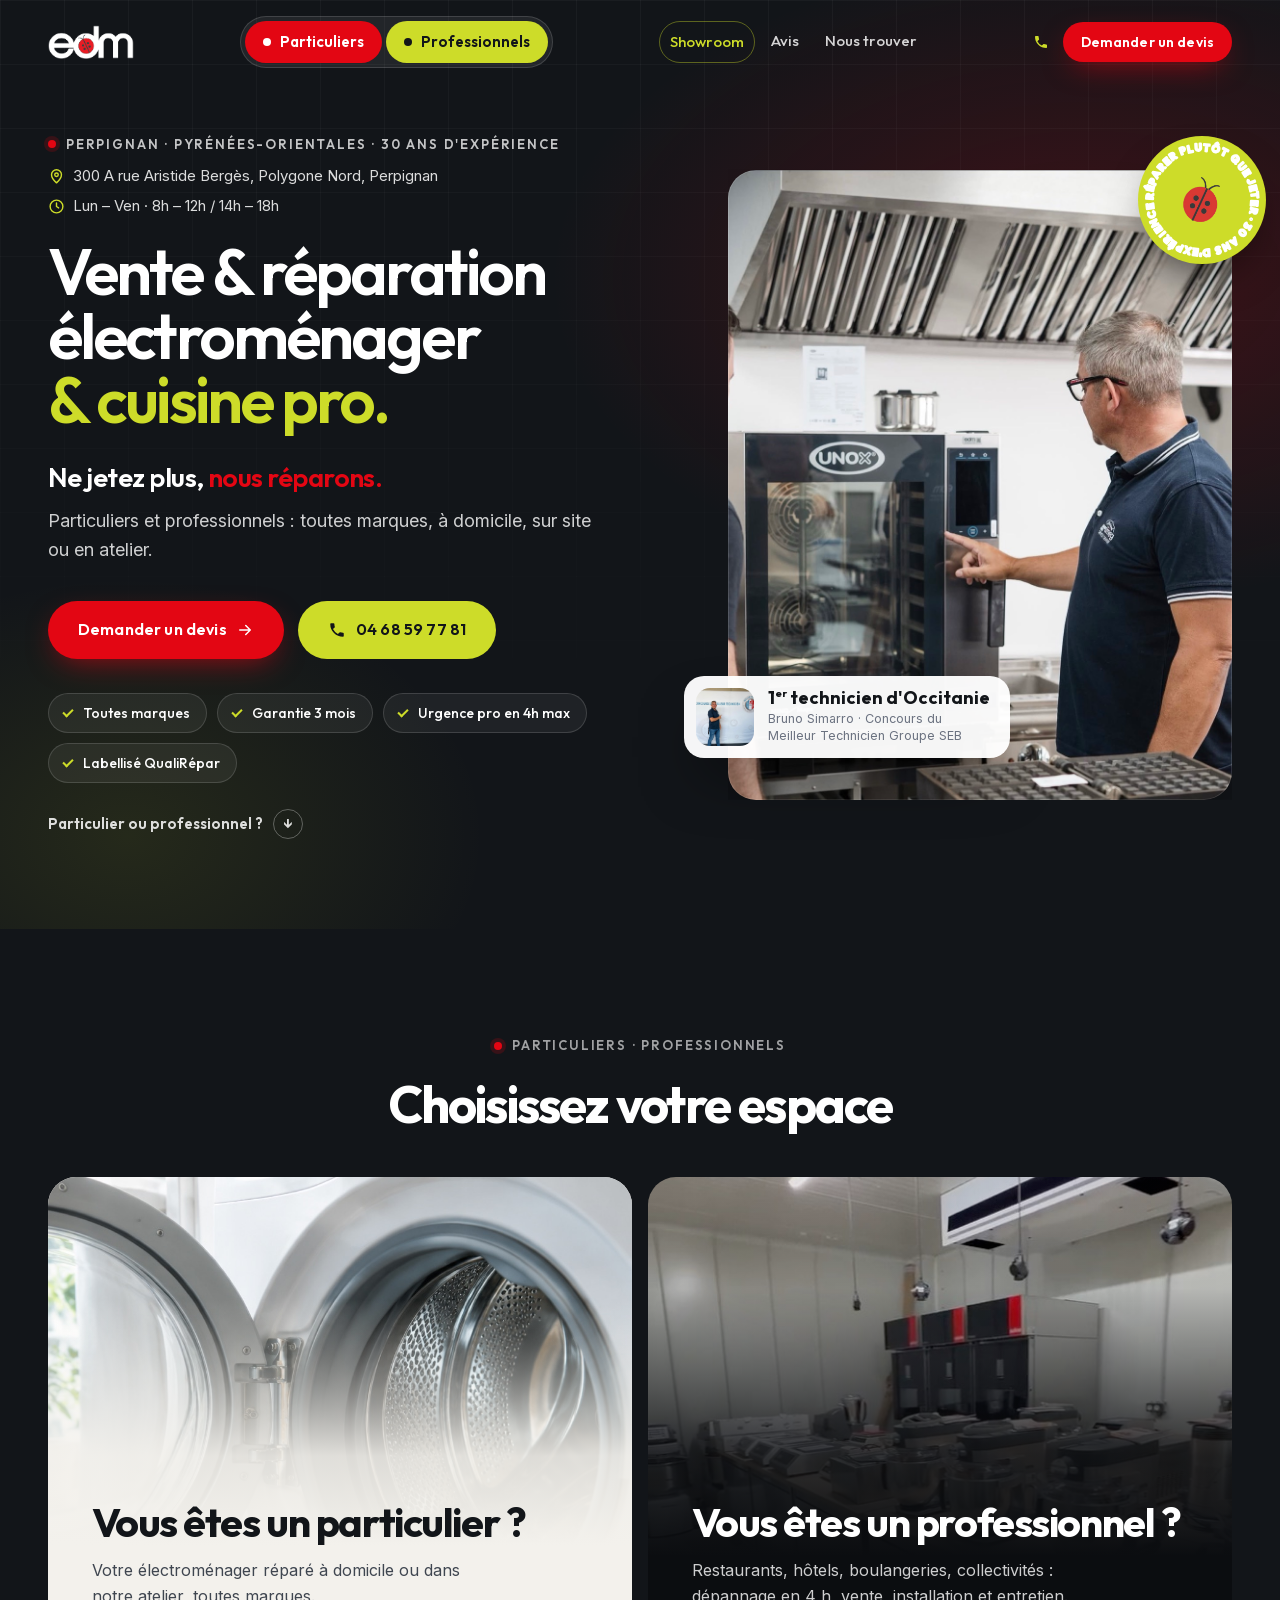
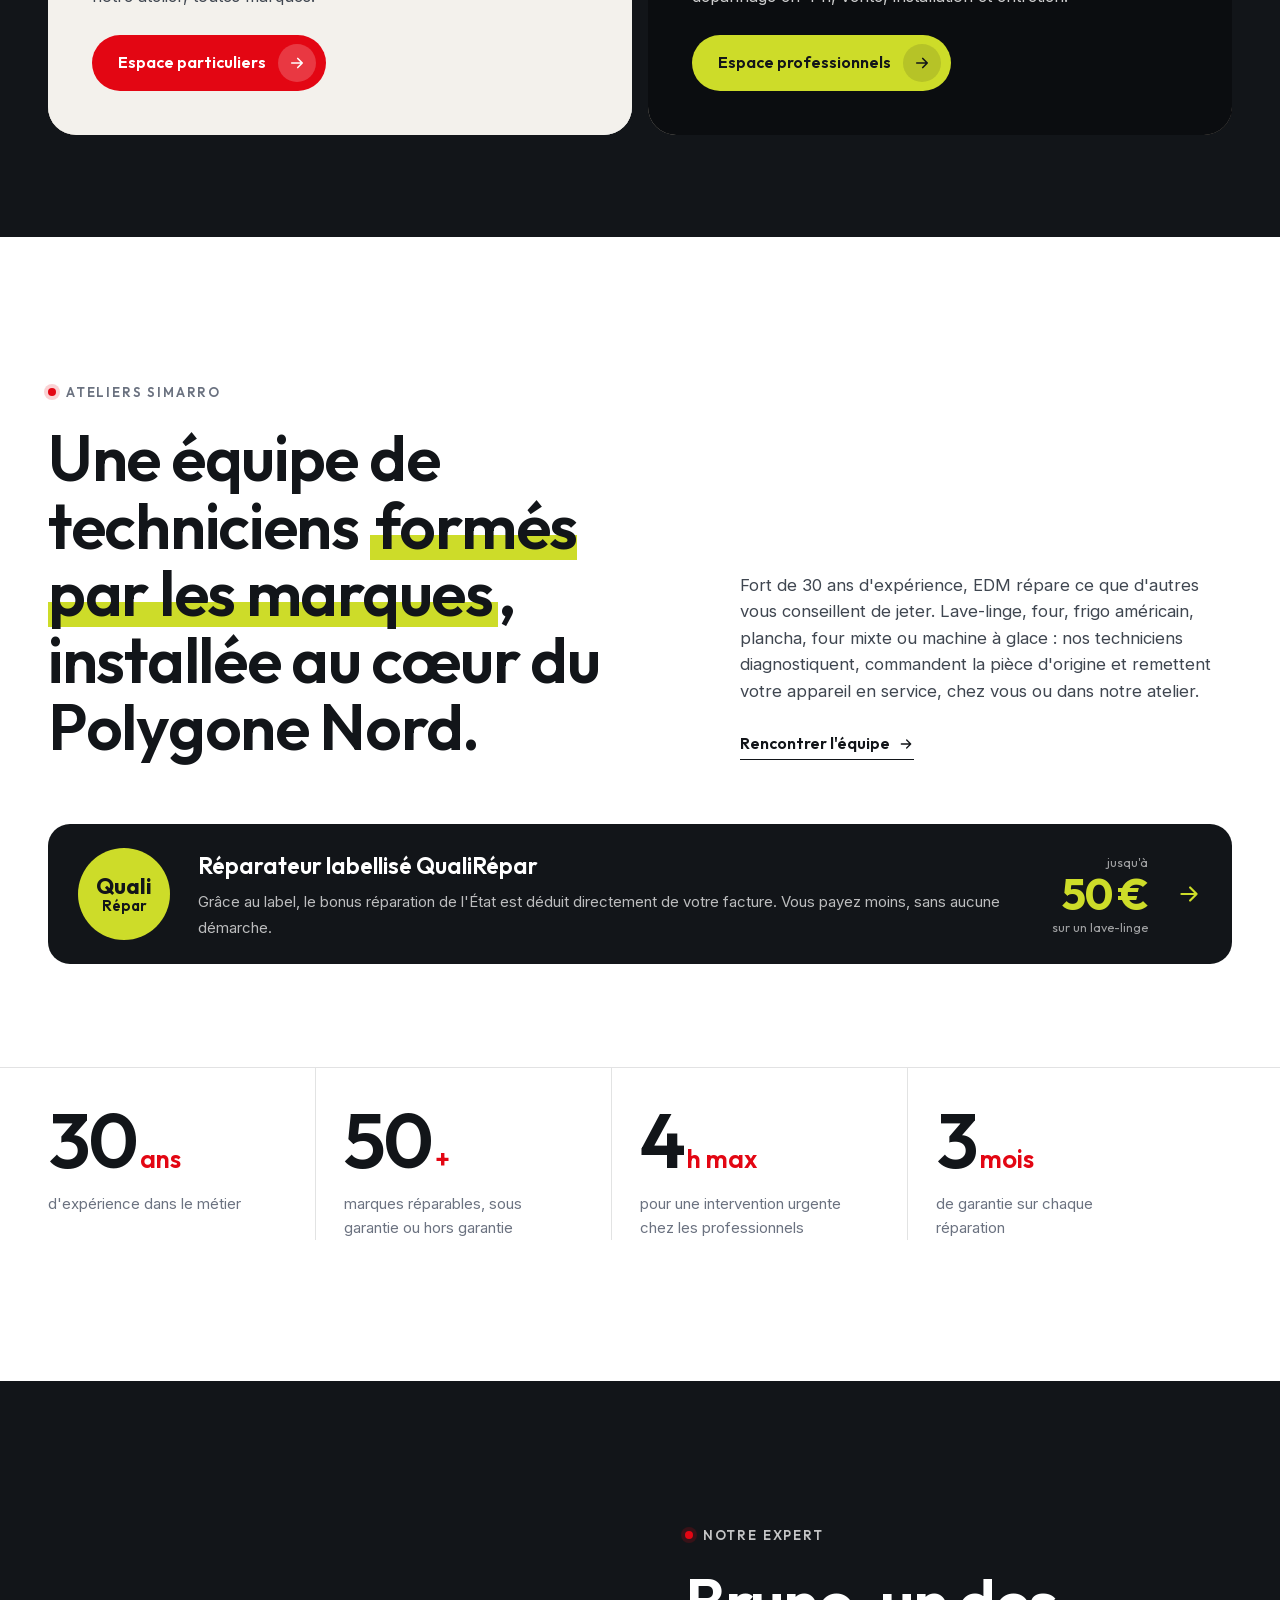
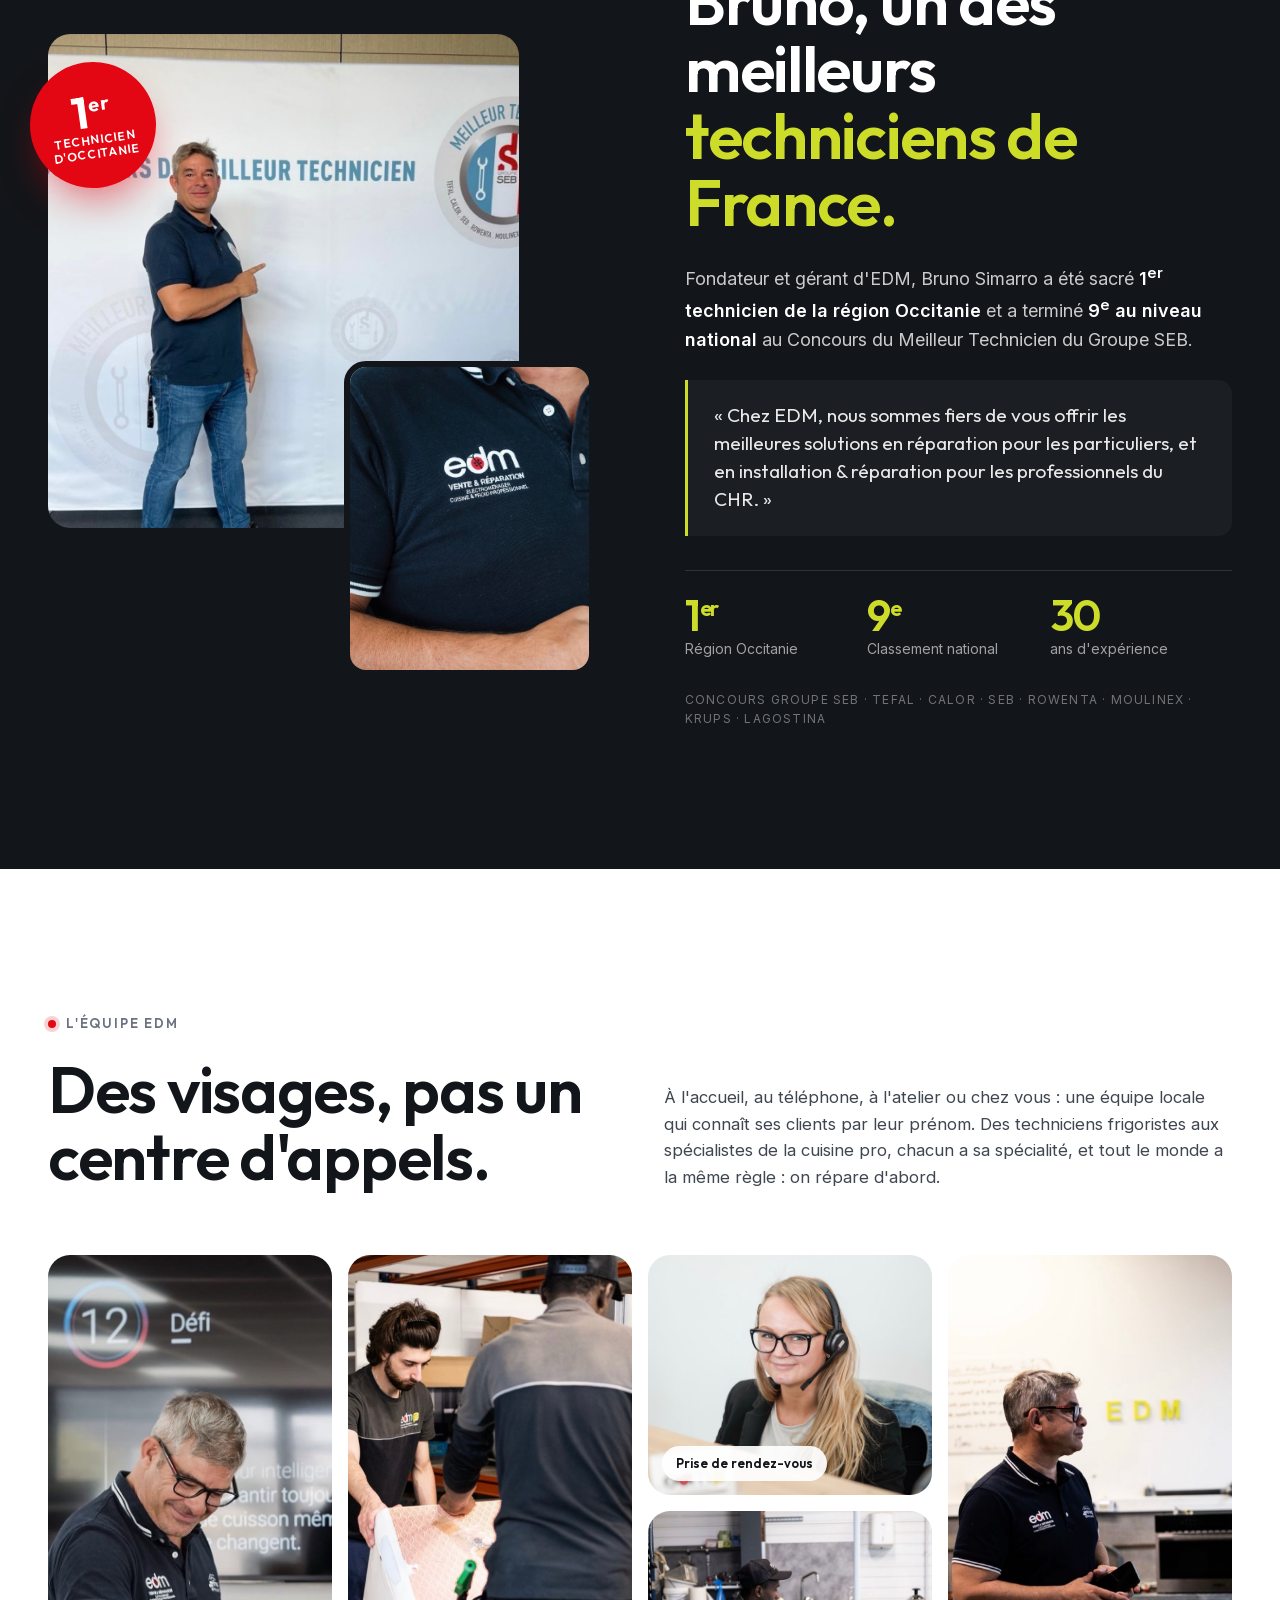
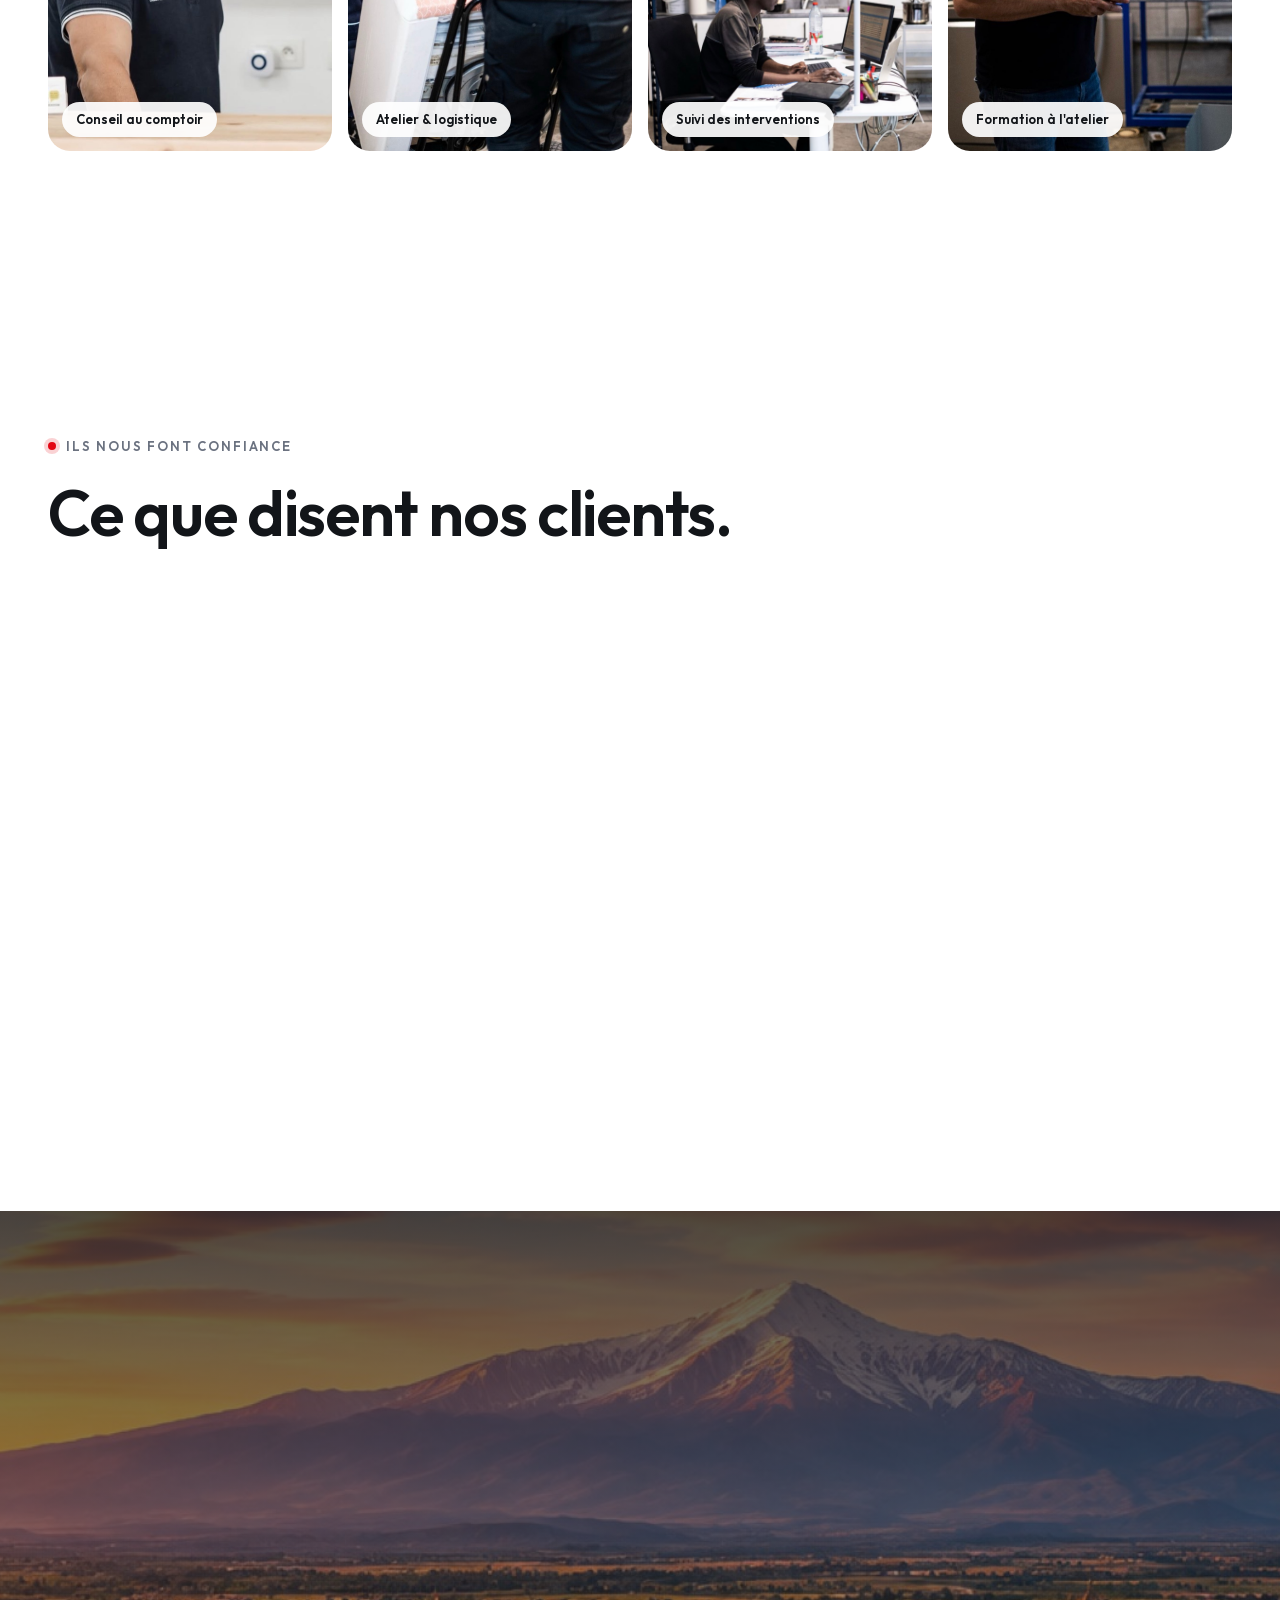
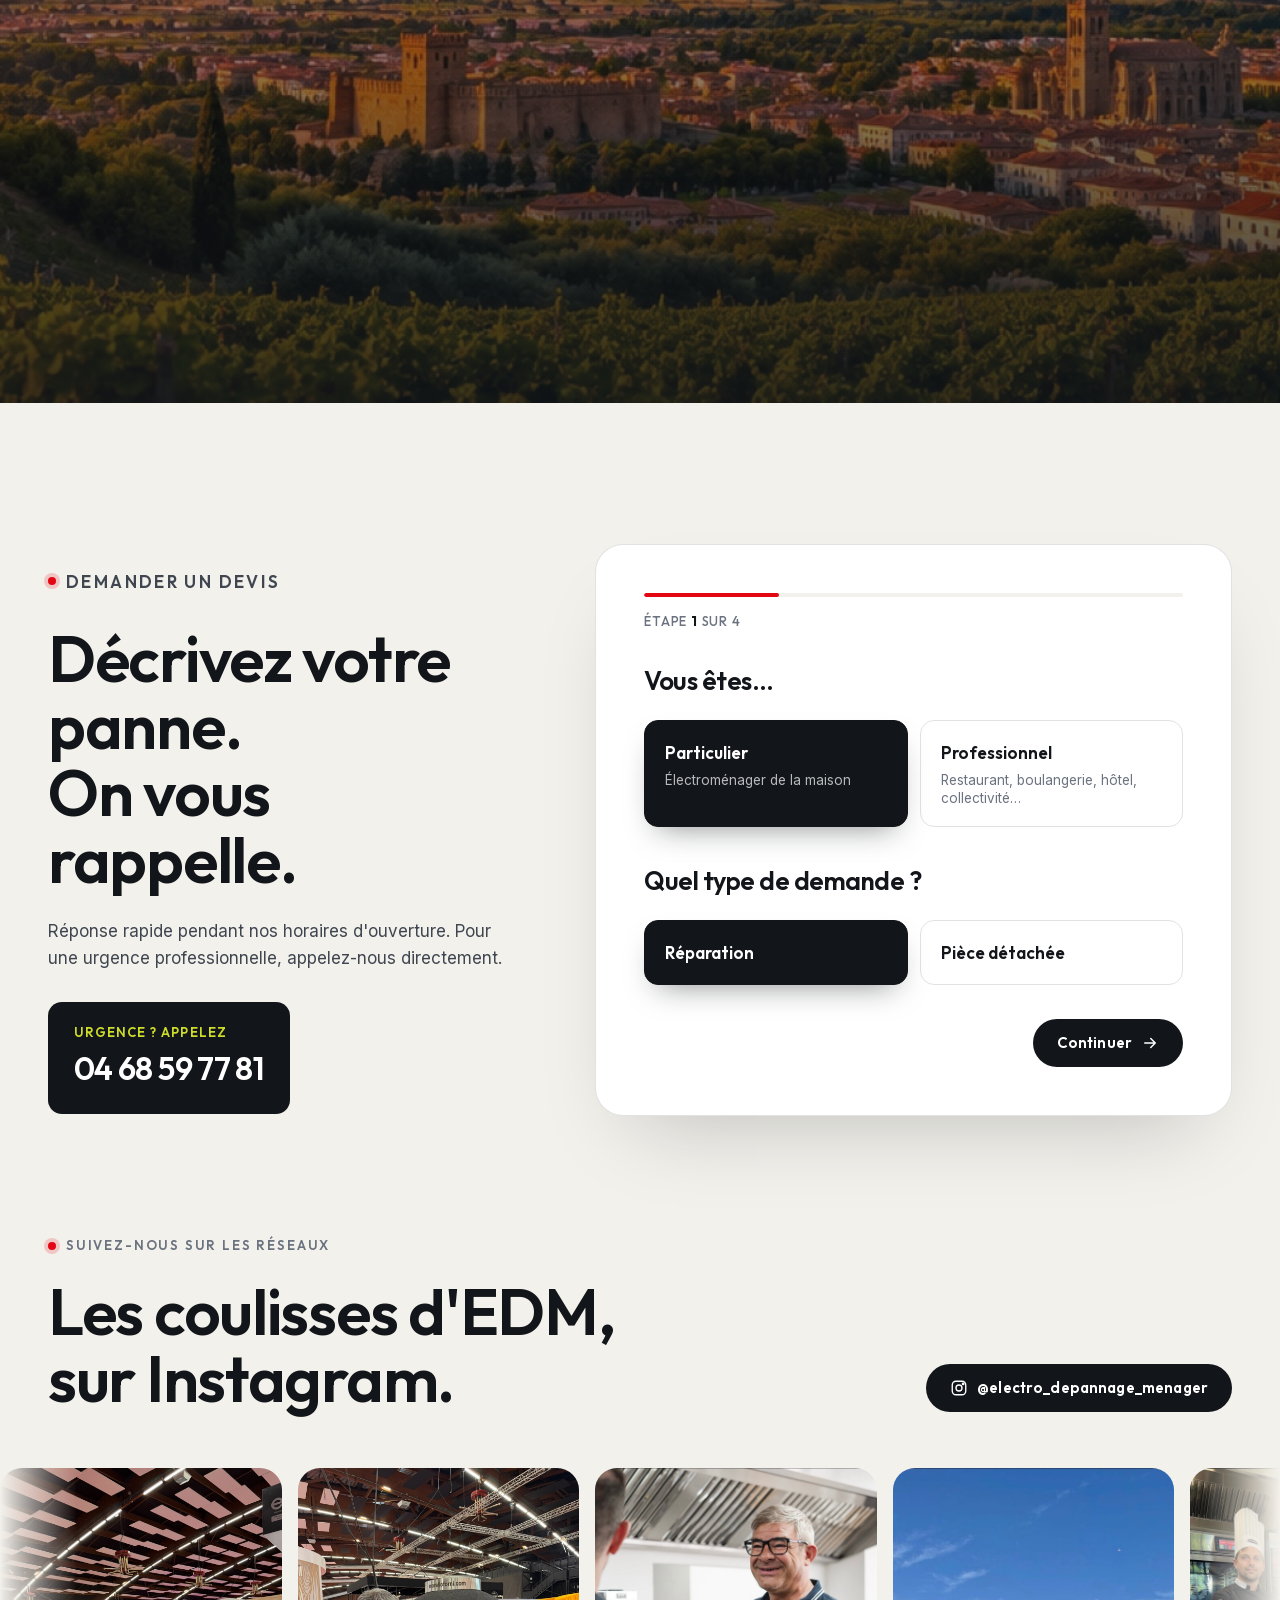
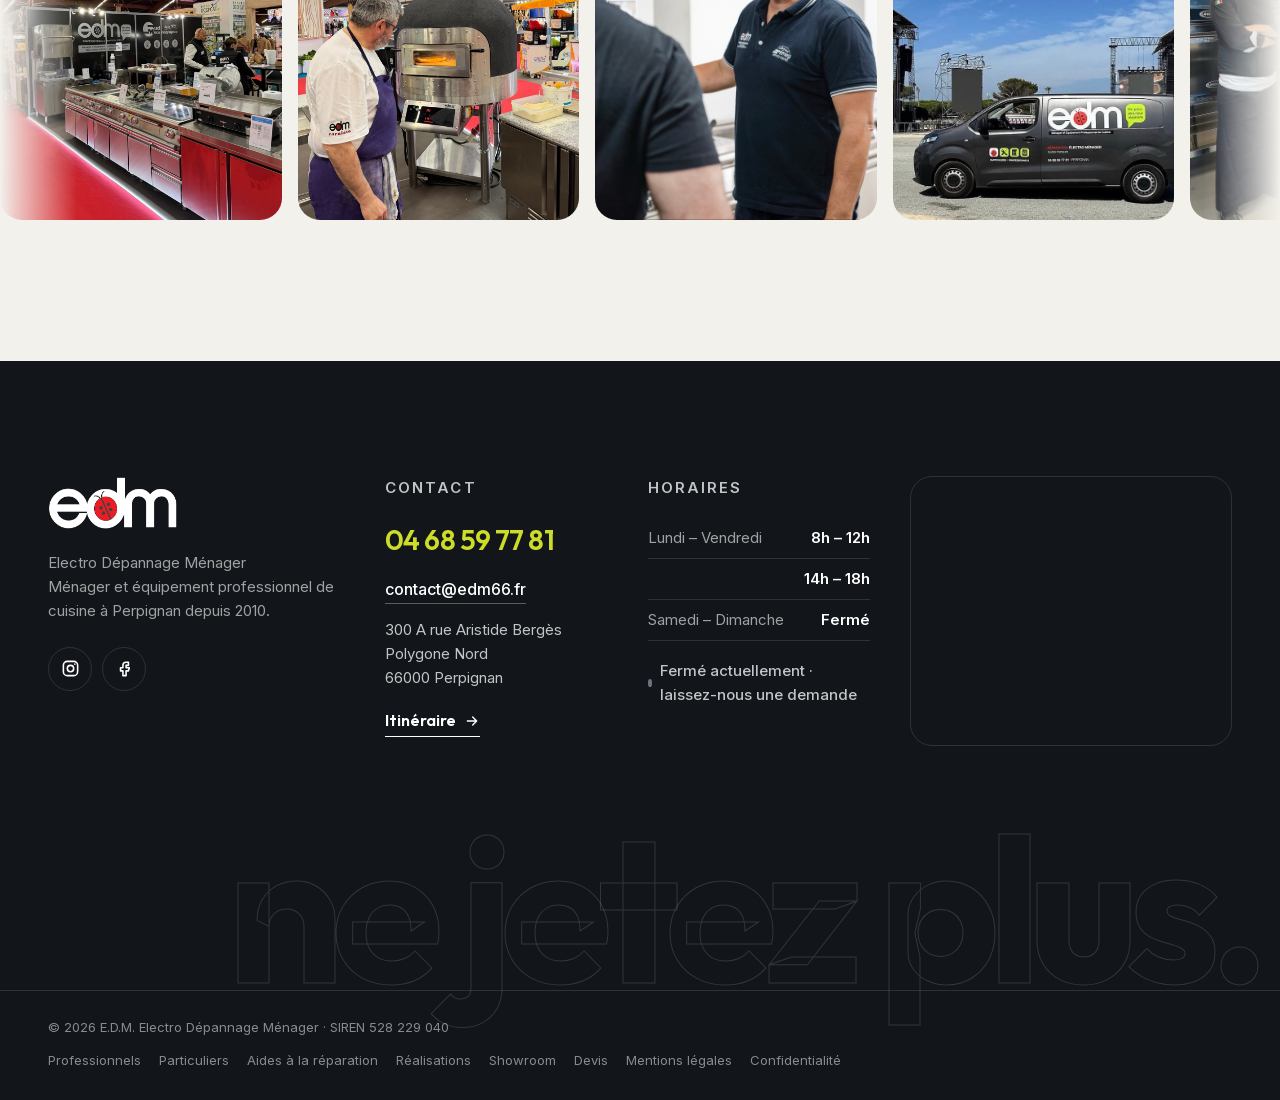
<file: index.html>
<!doctype html>
<html lang="fr">
<head>
  <meta charset="utf-8">
  <meta name="viewport" content="width=device-width, initial-scale=1">
  <title>Réparation électroménager &amp; cuisine pro à Perpignan · EDM</title>
  <meta name="description" content="Réparation d'électroménager toutes marques et équipement de cuisine pro à Perpignan. 30 ans d'expérience, urgence pro en 4 h, réparateur QualiRépar.">
  <meta name="robots" content="index, follow">
  <link rel="canonical" href="https://electro-depannage-menager.com/">
  <meta name="theme-color" content="#121519">
  <meta property="og:type" content="website">
  <meta property="og:site_name" content="EDM Electro Dépannage Ménager">
  <meta property="og:locale" content="fr_FR">
  <meta property="og:url" content="https://electro-depannage-menager.com/">
  <meta property="og:title" content="Réparation électroménager &amp; cuisine pro à Perpignan · EDM">
  <meta property="og:description" content="Réparation d'électroménager toutes marques et équipement de cuisine pro à Perpignan. 30 ans d'expérience, urgence pro en 4 h, réparateur QualiRépar.">
  <meta property="og:image" content="https://electro-depannage-menager.com/assets/og/og-accueil.jpg">
  <meta property="og:image:width" content="1200">
  <meta property="og:image:height" content="630">
  <meta property="og:image:alt" content="Bruno Simarro, gérant d'EDM, devant un four mixte professionnel">
  <meta name="twitter:card" content="summary_large_image">
  <meta name="twitter:title" content="Réparation électroménager &amp; cuisine pro à Perpignan · EDM">
  <meta name="twitter:description" content="Réparation d'électroménager toutes marques et équipement de cuisine pro à Perpignan. 30 ans d'expérience, urgence pro en 4 h, réparateur QualiRépar.">
  <meta name="twitter:image" content="https://electro-depannage-menager.com/assets/og/og-accueil.jpg">
  <link rel="icon" href="favicon.ico" sizes="48x48">
  <link rel="icon" href="favicon-32x32.png" type="image/png" sizes="32x32">
  <link rel="icon" href="favicon-16x16.png" type="image/png" sizes="16x16">
  <link rel="apple-touch-icon" href="apple-touch-icon.png">
  <link rel="manifest" href="site.webmanifest">
  <script>document.documentElement.classList.add('js');document.documentElement.style.setProperty("--vh",innerHeight/100+"px");try{var w=sessionStorage.getItem("edm-wipe");if(w){sessionStorage.removeItem("edm-wipe");if(!matchMedia("(prefers-reduced-motion: reduce)").matches)document.documentElement.classList.add("wipe-in","wipe-"+w)}}catch(e){}setTimeout(function(){document.body&&document.body.classList.add('loaded')},2500)</script>
  <link rel="preload" href="assets/fonts/outfit-latin.woff2" as="font" type="font/woff2" crossorigin>
  <link rel="stylesheet" href="assets/style.css">
  <script type="application/ld+json">
{
  "@context": "https://schema.org",
  "@graph": [
    {
      "@type": "HomeAndConstructionBusiness",
      "@id": "https://electro-depannage-menager.com/#entreprise",
      "name": "EDM Electro Dépannage Ménager",
      "alternateName": "EDM",
      "legalName": "E.D.M. Electro Dépannage Ménager",
      "slogan": "Ne jetez plus, nous réparons !",
      "description": "Vente, réparation, installation et entretien d'électroménager toutes marques et d'équipements de cuisine et de froid professionnels à Perpignan. Réparateur labellisé QualiRépar.",
      "url": "https://electro-depannage-menager.com/",
      "logo": "https://electro-depannage-menager.com/assets/brand/logo-officiel.png",
      "image": [
        "https://electro-depannage-menager.com/assets/og/og-accueil.jpg",
        "https://electro-depannage-menager.com/assets/img/real/facade.jpg"
      ],
      "telephone": "+33468597781",
      "email": "contact@edm66.fr",
      "address": {
        "@type": "PostalAddress",
        "streetAddress": "300 A rue Aristide Bergès, Polygone Nord",
        "addressLocality": "Perpignan",
        "postalCode": "66000",
        "addressRegion": "Occitanie",
        "addressCountry": "FR"
      },
      "geo": {
        "@type": "GeoCoordinates",
        "latitude": 42.7322644,
        "longitude": 2.895762
      },
      "hasMap": "https://www.google.com/maps/search/?api=1&query=300+rue+Aristide+Berg%C3%A8s+66000+Perpignan",
      "openingHoursSpecification": [
        {
          "@type": "OpeningHoursSpecification",
          "dayOfWeek": [
            "Monday",
            "Tuesday",
            "Wednesday",
            "Thursday",
            "Friday"
          ],
          "opens": "08:00",
          "closes": "12:00"
        },
        {
          "@type": "OpeningHoursSpecification",
          "dayOfWeek": [
            "Monday",
            "Tuesday",
            "Wednesday",
            "Thursday",
            "Friday"
          ],
          "opens": "14:00",
          "closes": "18:00"
        }
      ],
      "areaServed": [
        {
          "@type": "AdministrativeArea",
          "name": "Pyrénées-Orientales"
        },
        {
          "@type": "City",
          "name": "Narbonne"
        },
        {
          "@type": "City",
          "name": "Port-la-Nouvelle"
        },
        {
          "@type": "City",
          "name": "Port-Leucate"
        },
        {
          "@type": "City",
          "name": "Sigean"
        },
        {
          "@type": "City",
          "name": "Lézignan-Corbières"
        }
      ],
      "foundingDate": "2010",
      "founder": {
        "@type": "Person",
        "name": "Bruno Simarro",
        "jobTitle": "Gérant"
      },
      "taxID": "528229040",
      "knowsAbout": [
        "Réparation d'électroménager",
        "Équipement de cuisine professionnelle",
        "Froid professionnel",
        "Installation de fours mixtes",
        "Contrats de maintenance"
      ],
      "sameAs": [
        "https://www.instagram.com/electro_depannage_menager/",
        "https://www.facebook.com/ELECTRO.DEPANNAGE.MENAGER/"
      ],
      "makesOffer": [
        {
          "@type": "Offer",
          "name": "Devis en atelier, petit électroménager",
          "price": "20",
          "priceCurrency": "EUR"
        },
        {
          "@type": "Offer",
          "name": "Devis en atelier, gros électroménager",
          "price": "30",
          "priceCurrency": "EUR"
        }
      ]
    },
    {
      "@type": "WebSite",
      "@id": "https://electro-depannage-menager.com/#site",
      "url": "https://electro-depannage-menager.com/",
      "name": "EDM Electro Dépannage Ménager",
      "inLanguage": "fr-FR",
      "publisher": {
        "@id": "https://electro-depannage-menager.com/#entreprise"
      }
    },
    {
      "@type": "WebPage",
      "@id": "https://electro-depannage-menager.com/#accueil",
      "url": "https://electro-depannage-menager.com/",
      "name": "EDM Electro Dépannage Ménager · Réparation électroménager & cuisine pro à Perpignan",
      "isPartOf": {
        "@id": "https://electro-depannage-menager.com/#site"
      },
      "about": {
        "@id": "https://electro-depannage-menager.com/#entreprise"
      },
      "primaryImageOfPage": "https://electro-depannage-menager.com/assets/og/og-accueil.jpg",
      "inLanguage": "fr-FR"
    }
  ]
}
  </script>
</head>
<body>

<!-- Loader -->
<div class="loader" aria-hidden="true">
  <div class="loader__logo"><img src="assets/brand/edm-white.png" alt=""></div>
  <div class="loader__bar"><span></span></div>
</div>

<!-- Header -->
<header class="nav" id="top">
  <div class="nav__inner container">
    <a href="./" class="brand" aria-label="EDM, accueil">
      <img src="assets/brand/edm-white.png" alt="edm" class="brand__logo">
    </a>
    <nav class="aud aud--home" aria-label="Votre espace">
      <a href="particuliers.html" class="aud__tab" data-aud="part">Particuliers</a>
      <a href="professionnels.html" class="aud__tab" data-aud="pro">Professionnels</a>
    </nav>
    <nav class="nav__links" aria-label="Navigation de la page">
      <a href="showroom.html" class="nav__showroom">Showroom</a>
      <a href="#avis">Avis</a>
      <a href="#zone">Nous trouver</a>
    </nav>
    <div class="nav__cta">
      <a href="tel:+33468597781" class="nav__phone"><svg viewBox="0 0 24 24" aria-hidden="true"><path d="M6.6 10.8a15.1 15.1 0 0 0 6.6 6.6l2.2-2.2c.3-.3.7-.4 1-.2 1.1.4 2.3.6 3.6.6.6 0 1 .4 1 1V20c0 .6-.4 1-1 1A17 17 0 0 1 3 4c0-.6.4-1 1-1h3.5c.6 0 1 .4 1 1 0 1.3.2 2.5.6 3.6.1.3 0 .7-.2 1z"/></svg><span>04 68 59 77 81</span></a>
      <a href="#devis" class="btn btn--red btn--sm">Demander un devis</a>
      <button class="burger" aria-label="Ouvrir le menu" aria-expanded="false"><span></span><span></span></button>
    </div>
  </div>
</header>

<div class="mobile-menu" aria-hidden="true">
  <nav>
    <a href="particuliers.html" data-aud="part">Particuliers</a>
    <a href="professionnels.html" data-aud="pro">Professionnels</a>
    <a href="showroom.html">Showroom · vente</a>
    <a href="#equipe">Notre équipe</a>
    <a href="#avis">Avis clients</a>
    <a href="#zone">Nous trouver</a>
    <a href="#devis">Devis</a>
  </nav>
  <a href="tel:+33468597781" class="btn btn--lime">Appeler le 04 68 59 77 81</a>
</div>

<main>

<!-- HERO -->
<section class="hero">
  <div class="hero__glow" aria-hidden="true"></div>
  <div class="container hero__grid">
    <div class="hero__content">
      <p class="eyebrow eyebrow--light"><span class="dot"></span> Perpignan · Pyrénées-Orientales · 30 ans d'expérience</p>
      <p class="hero__info"><span><svg viewBox="0 0 24 24" aria-hidden="true"><path d="M12 21s-7-6.2-7-11.5A7 7 0 0 1 19 9.5C19 14.8 12 21 12 21z"/><circle cx="12" cy="9.5" r="2.5"/></svg>300 A rue Aristide Bergès, Polygone Nord, Perpignan</span><span><svg viewBox="0 0 24 24" aria-hidden="true"><circle cx="12" cy="12" r="9"/><path d="M12 7v5l3 2"/></svg>Lun – Ven · 8h – 12h / 14h – 18h</span></p>
      <h1 class="hero__title">
        <span class="line"><span>Vente &amp; réparation</span></span>
        <span class="line"><span>électroménager</span></span>
        <span class="line"><span><em>&amp; cuisine pro.</em></span></span>
      </h1>
      <p class="hero__slogan">Ne jetez plus, <em>nous réparons.</em></p>
      <p class="hero__lead">Particuliers et professionnels&nbsp;: toutes marques, à domicile, sur site ou en atelier.</p>
      <div class="hero__actions">
        <a href="#devis" class="btn btn--red btn--lg">Demander un devis <svg viewBox="0 0 24 24" aria-hidden="true"><path d="M5 12h14M13 6l6 6-6 6"/></svg></a>
        <a href="tel:+33468597781" class="btn btn--lime btn--lg"><svg viewBox="0 0 24 24" aria-hidden="true" class="fill"><path d="M6.6 10.8a15.1 15.1 0 0 0 6.6 6.6l2.2-2.2c.3-.3.7-.4 1-.2 1.1.4 2.3.6 3.6.6.6 0 1 .4 1 1V20c0 .6-.4 1-1 1A17 17 0 0 1 3 4c0-.6.4-1 1-1h3.5c.6 0 1 .4 1 1 0 1.3.2 2.5.6 3.6.1.3 0 .7-.2 1z"/></svg> 04 68 59 77 81</a>
      </div>
      <ul class="hero__chips">
        <li>Toutes marques</li>
        <li>Garantie 3 mois</li>
        <li>Urgence pro en 4h max</li>
        <li>Labellisé QualiRépar</li>
      </ul>
      <a href="#choisir" class="hero__cue">Particulier ou professionnel&nbsp;? <span aria-hidden="true">↓</span></a>
    </div>

    <div class="hero__visual">
      <figure class="hero__photo">
        <img src="assets/img/real/bruno-unox.jpg" alt="Bruno Simarro, gérant d'EDM, présente un four mixte professionnel" fetchpriority="high">
      </figure>
      <a href="#bruno" class="hero__award">
        <img src="assets/img/real/bruno-concours.jpg" alt="">
        <span>
          <b>1<sup>er</sup> technicien d'Occitanie</b>
          <small>Bruno Simarro · Concours du Meilleur Technicien Groupe SEB</small>
        </span>
      </a>
      <div class="hero__stamp" aria-hidden="true">
        <svg viewBox="0 0 120 120"><defs><path id="circ" d="M60 60 m-46 0 a46 46 0 1 1 92 0 a46 46 0 1 1 -92 0"/></defs><text><textPath href="#circ">RÉPARER PLUTÔT QUE JETER · 30 ANS D'EXPÉRIENCE · </textPath></text></svg>
        <img src="assets/brand/coccinelle.png" alt="">
      </div>
    </div>
  </div>
</section>

<!-- AIGUILLAGE -->
<section class="choose" id="choisir" aria-labelledby="choose-title">
  <div class="container">
    <div class="choose__head">
      <p class="eyebrow"><span class="dot"></span> Particuliers · Professionnels</p>
      <h2 class="choose__title" id="choose-title">Choisissez votre espace</h2>
    </div>
    <div class="choose__stage">
      <a class="choose__panel choose__panel--part" href="particuliers.html" data-aud="part">
        <figure class="choose__media"><img src="assets/img/app/lave-linge.jpg" alt="" loading="lazy"></figure>
        <div class="choose__body">
          <h3 class="choose__name">Vous êtes un particulier&nbsp;?</h3>
          <p class="choose__lead">Votre électroménager réparé à domicile ou dans notre atelier, toutes marques.</p>
          <span class="choose__cta">Espace particuliers <b><svg viewBox="0 0 24 24" aria-hidden="true"><path d="M5 12h14M13 6l6 6-6 6"/></svg></b></span>
        </div>
      </a>
      <a class="choose__panel choose__panel--pro" href="professionnels.html" data-aud="pro">
        <figure class="choose__media"><video src="assets/video/projets/grande-cuisine.mp4" poster="assets/video/projets/grande-cuisine.jpg" muted loop playsinline preload="none" data-autoplay></video></figure>
        <div class="choose__body">
          <h3 class="choose__name">Vous êtes un professionnel&nbsp;?</h3>
          <p class="choose__lead">Restaurants, hôtels, boulangeries, collectivités&nbsp;: dépannage en 4&nbsp;h, vente, installation et entretien.</p>
          <span class="choose__cta">Espace professionnels <b><svg viewBox="0 0 24 24" aria-hidden="true"><path d="M5 12h14M13 6l6 6-6 6"/></svg></b></span>
        </div>
      </a>
    </div>
  </div>
</section>

<!-- INTRO + STATS -->
<section class="intro section">
  <div class="container intro__grid">
    <div class="intro__text reveal">
      <p class="eyebrow"><span class="dot"></span> Ateliers Simarro</p>
      <h2 class="h2">Une équipe de techniciens <span class="hl">formés par les marques</span>, installée au cœur du Polygone Nord.</h2>
    </div>
    <div class="intro__side reveal">
      <p>Fort de 30 ans d'expérience, EDM répare ce que d'autres vous conseillent de jeter. Lave-linge, four, frigo américain, plancha, four mixte ou machine à glace : nos techniciens diagnostiquent, commandent la pièce d'origine et remettent votre appareil en service, chez vous ou dans notre atelier.</p>
      <a href="#equipe" class="link-arrow">Rencontrer l'équipe <svg viewBox="0 0 24 24" aria-hidden="true"><path d="M5 12h14M13 6l6 6-6 6"/></svg></a>
    </div>
  </div>

  <div class="container">
    <a href="particuliers.html#aides" class="qr reveal">
      <span class="qr__badge"><b>Quali</b>Répar</span>
      <span class="qr__text">
        <b>Réparateur labellisé QualiRépar</b>
        <span>Grâce au label, le bonus réparation de l'État est déduit directement de votre facture. Vous payez moins, sans aucune démarche.</span>
      </span>
      <span class="qr__amount"><small>jusqu'à</small><b>50&nbsp;€</b><small>sur un lave-linge</small></span>
      <svg class="qr__arrow" viewBox="0 0 24 24" aria-hidden="true"><path d="M5 12h14M13 6l6 6-6 6"/></svg>
    </a>
  </div>

  <div class="container stats">
    <div class="stat reveal"><b data-count="30">0</b><span>ans</span><p>d'expérience dans le métier</p></div>
    <div class="stat reveal"><b data-count="50">0</b><span>+</span><p>marques réparables, sous garantie ou hors garantie</p></div>
    <div class="stat reveal"><b data-count="4">0</b><span>h max</span><p>pour une intervention urgente chez les professionnels</p></div>
    <div class="stat reveal"><b data-count="3">0</b><span>mois</span><p>de garantie sur chaque réparation</p></div>
  </div>
</section>

<!-- BRUNO -->
<section class="expert section section--dark" id="bruno">
  <div class="container expert__grid">
    <div class="expert__media reveal">
      <figure class="expert__main"><img src="assets/img/real/bruno-concours.jpg" alt="Bruno Simarro au Concours du Meilleur Technicien du Groupe SEB" loading="lazy"></figure>
      <figure class="expert__second"><img src="assets/img/real/polo-edm.jpg" alt="Le polo EDM, vente et réparation" loading="lazy"></figure>
      <div class="expert__medal">
        <b>1<sup>er</sup></b>
        <span>technicien<br>d'Occitanie</span>
      </div>
    </div>
    <div class="expert__text reveal">
      <p class="eyebrow eyebrow--light"><span class="dot"></span> Notre expert</p>
      <h2 class="h2">Bruno, un des meilleurs <span class="hl-lime">techniciens de France.</span></h2>
      <p class="expert__lead">Fondateur et gérant d'EDM, Bruno Simarro a été sacré <b>1<sup>er</sup> technicien de la région Occitanie</b> et a terminé <b>9<sup>e</sup> au niveau national</b> au Concours du Meilleur Technicien du Groupe SEB.</p>
      <blockquote class="expert__quote">«&nbsp;Chez EDM, nous sommes fiers de vous offrir les meilleures solutions en réparation pour les particuliers, et en installation &amp; réparation pour les professionnels du CHR.&nbsp;»</blockquote>
      <div class="expert__facts">
        <div><b>1<sup>er</sup></b><span>Région Occitanie</span></div>
        <div><b>9<sup>e</sup></b><span>Classement national</span></div>
        <div><b>30</b><span>ans d'expérience</span></div>
      </div>
      <p class="expert__brands">Concours Groupe SEB · Tefal · Calor · SEB · Rowenta · Moulinex · Krups · Lagostina</p>
    </div>
  </div>
</section>

<!-- EQUIPE -->
<section class="team section" id="equipe">
  <div class="container">
    <div class="team__head">
      <div class="section-head reveal">
        <p class="eyebrow"><span class="dot"></span> L'équipe EDM</p>
        <h2 class="h2">Des visages, pas un<br>centre d'appels.</h2>
      </div>
      <p class="team__intro reveal">À l'accueil, au téléphone, à l'atelier ou chez vous : une équipe locale qui connaît ses clients par leur prénom. Des techniciens frigoristes aux spécialistes de la cuisine pro, chacun a sa spécialité, et tout le monde a la même règle : on répare d'abord.</p>
    </div>
    <div class="team__grid">
      <figure class="tile tile--tall reveal"><img src="assets/img/real/bruno-comptoir.jpg" alt="Bruno au comptoir EDM" loading="lazy"><figcaption>Conseil au comptoir</figcaption></figure>
      <figure class="tile tile--tall reveal"><img src="assets/img/real/equipe-atelier.jpg" alt="Deux techniciens EDM déplacent un lave-linge dans l'entrepôt" loading="lazy"><figcaption>Atelier &amp; logistique</figcaption></figure>
      <figure class="tile reveal"><img src="assets/img/real/accueil-casque.jpg" alt="Standardiste EDM au téléphone" loading="lazy"><figcaption>Prise de rendez-vous</figcaption></figure>
      <figure class="tile tile--tall reveal"><img src="assets/img/real/bruno-atelier.jpg" alt="Bruno dans l'atelier de formation EDM" loading="lazy"><figcaption>Formation à l'atelier</figcaption></figure>
      <figure class="tile reveal"><img src="assets/img/real/equipe-bureau.jpg" alt="Technicien EDM au bureau planifiant les interventions" loading="lazy"><figcaption>Suivi des interventions</figcaption></figure>
    </div>
  </div>
</section>

<!-- AVIS -->
<section class="reviews section" id="avis">
  <div class="container">
    <div class="section-head reveal">
      <p class="eyebrow"><span class="dot"></span> Ils nous font confiance</p>
      <h2 class="h2">Ce que disent nos clients.</h2>
    </div>
    <div class="reviews__grid">
      <figure class="review review--big reveal">
        <svg class="review__q" viewBox="0 0 40 32" aria-hidden="true"><path d="M0 32V19.2C0 8.5 5.6 1.9 16.8 0l1.6 4.4C12.5 6 9.6 9.4 9.2 14.4H16V32H0zm22.4 0V19.2C22.4 8.5 28 1.9 39.2 0l1.6 4.4c-5.9 1.6-8.8 5-9.2 10H38.4V32h-16z"/></svg>
        <blockquote>Super accueil, beaucoup de conseils pertinents. Bruno est d'une patience exemplaire. Très bon rapport qualité prix.</blockquote>
        <figcaption><b>Cécile B.</b><span>Création d'un snack-bar · Pages Jaunes, mars 2026</span></figcaption>
      </figure>
      <figure class="review reveal">
        <div class="stars" aria-label="5 sur 5">★★★★★</div>
        <blockquote>Entreprise sérieuse et efficace. Je recommande.</blockquote>
        <figcaption><b>Thierry G.</b><span>Pages Jaunes</span></figcaption>
      </figure>
      <figure class="review reveal">
        <div class="stars" aria-label="5 sur 5">★★★★★</div>
        <blockquote>La personne qui m'a reçu m'a dépanné rapidement.</blockquote>
        <figcaption><b>Henri</b><span>Pages Jaunes</span></figcaption>
      </figure>
      <div class="review review--cta reveal">
        <p>Vous avez fait appel à nous&nbsp;?<br>Votre avis nous aide énormément.</p>
        <a class="btn btn--dark btn--sm" href="https://www.google.com/maps/search/?api=1&query=Electro+D%C3%A9pannage+M%C3%A9nager+300+rue+Aristide+Berg%C3%A8s+Perpignan" target="_blank" rel="noopener">Laisser un avis Google</a>
      </div>
    </div>
  </div>
</section>

<!-- ZONE -->
<section class="zone" id="zone">
  <img class="zone__bg" src="assets/img/canigou.jpg" alt="" loading="lazy">
  <div class="zone__shade"></div>
  <div class="container zone__inner">
    <div class="reveal">
      <p class="eyebrow eyebrow--light"><span class="dot"></span> Zone d'intervention</p>
      <h2 class="h2">De la côte au Canigou,<br>et jusqu'à Narbonne.</h2>
      <p class="zone__lead">On intervient dans toutes les Pyrénées-Orientales, mais aussi hors département, dans l'est de l'Aude côté Méditerranée. Votre commune n'est pas dans la liste&nbsp;? Appelez-nous pour savoir si elle est desservie.</p>
    </div>
    <div class="zone__lists reveal">
      <p class="zone__label">Pyrénées-Orientales (66)</p>
      <ul class="towns">
        <li>Perpignan</li><li>Canet-en-Roussillon</li><li>Saint-Cyprien</li><li>Argelès-sur-Mer</li><li>Le Barcarès</li><li>Rivesaltes</li><li>Cabestany</li><li>Saint-Estève</li><li>Thuir</li><li>Elne</li><li>Pia</li><li>Canohès</li><li>Toulouges</li><li>Le Soler</li><li>Céret</li><li>Ille-sur-Têt</li><li>Prades</li><li>Collioure</li><li>Port-Vendres</li><li>Saint-Laurent-de-la-Salanque</li><li>…et tout le département</li>
      </ul>
      <p class="zone__label">Narbonne (11) &amp; alentours</p>
      <ul class="towns">
        <li>Narbonne</li><li>Port-Leucate</li><li>Port-la-Nouvelle</li><li>Sigean</li><li>Lézignan-Corbières</li><li>…nous consulter</li>
      </ul>
    </div>
  </div>
</section>

<!-- DEVIS -->
<section class="quote section" id="devis">
  <div class="container quote__grid">
    <aside class="quote__aside reveal">
      <p class="eyebrow"><span class="dot"></span> Demander un devis</p>
      <h2 class="h2">Décrivez votre panne.<br>On vous rappelle.</h2>
      <p>Réponse rapide pendant nos horaires d'ouverture. Pour une urgence professionnelle, appelez-nous directement.</p>
      <a href="tel:+33468597781" class="quote__phone">
        <small>Urgence ? Appelez</small>
        <b>04 68 59 77 81</b>
      </a>
    </aside>

    <form class="form reveal" id="devis-form" action="/api/devis" method="POST" enctype="multipart/form-data" novalidate>
      <input type="text" name="_honey" class="hp" tabindex="-1" autocomplete="off">

      <div class="form__progress"><span></span></div>
      <p class="form__count">Étape <b>1</b> sur 4</p>

      <fieldset class="fstep is-active" data-step="1">
        <legend>Vous êtes…</legend>
        <div class="choice choice--2">
          <label><input type="radio" name="Profil" value="Particulier" required checked><span><b>Particulier</b><small>Électroménager de la maison</small></span></label>
          <label><input type="radio" name="Profil" value="Professionnel"><span><b>Professionnel</b><small>Restaurant, boulangerie, hôtel, collectivité…</small></span></label>
        </div>
        <legend class="mt">Quel type de demande&nbsp;?</legend>
        <div class="choice choice--2" data-group="part">
          <label><input type="radio" name="Demande" value="Réparation / dépannage" checked><span><b>Réparation</b></span></label>
          <label><input type="radio" name="Demande" value="Pièce détachée"><span><b>Pièce détachée</b></span></label>
        </div>
        <div class="choice choice--2" data-group="pro" hidden>
          <label><input type="radio" name="Demande" value="Réparation / dépannage"><span><b>Réparation</b></span></label>
          <label><input type="radio" name="Demande" value="Projet"><span><b>Projet</b></span></label>
        </div>
      </fieldset>

      <fieldset class="fstep" data-step="2">
        <legend>Quel appareil&nbsp;?</legend>
        <div class="chips" data-for="Appareil" data-group="part">
          <label><input type="radio" name="Appareil" value="Lave-linge"><span>Lave-linge</span></label>
          <label><input type="radio" name="Appareil" value="Sèche-linge"><span>Sèche-linge</span></label>
          <label><input type="radio" name="Appareil" value="Lave-vaisselle"><span>Lave-vaisselle</span></label>
          <label><input type="radio" name="Appareil" value="Réfrigérateur / congélateur"><span>Frigo / congélateur</span></label>
          <label><input type="radio" name="Appareil" value="Frigo américain"><span>Frigo américain</span></label>
          <label><input type="radio" name="Appareil" value="Four"><span>Four</span></label>
          <label><input type="radio" name="Appareil" value="Plaque de cuisson"><span>Plaque de cuisson</span></label>
          <label><input type="radio" name="Appareil" value="Hotte"><span>Hotte</span></label>
          <label><input type="radio" name="Appareil" value="Cave à vin"><span>Cave à vin</span></label>
          <label><input type="radio" name="Appareil" value="Petit électroménager"><span>Petit électroménager</span></label>
          <label><input type="radio" name="Appareil" value="Autre"><span>Autre</span></label>
        </div>
        <div class="chips" data-for="Appareil" data-group="pro" hidden>
          <label><input type="radio" name="Appareil" value="Four mixte / four pro"><span>Four mixte</span></label>
          <label><input type="radio" name="Appareil" value="Four de boulangerie"><span>Four boulangerie</span></label>
          <label><input type="radio" name="Appareil" value="Plancha / fry-top"><span>Plancha</span></label>
          <label><input type="radio" name="Appareil" value="Friteuse"><span>Friteuse</span></label>
          <label><input type="radio" name="Appareil" value="Lave-vaisselle pro"><span>Lave-vaisselle pro</span></label>
          <label><input type="radio" name="Appareil" value="Machine à glace"><span>Machine à glace</span></label>
          <label><input type="radio" name="Appareil" value="Froid commercial"><span>Froid / chambre froide</span></label>
          <label><input type="radio" name="Appareil" value="Lave-linge pro"><span>Buanderie</span></label>
          <label><input type="radio" name="Appareil" value="Autre équipement pro"><span>Autre</span></label>
        </div>
        <div class="grid2 mt">
          <div class="field"><input type="text" name="Marque" id="f-marque" placeholder=" " autocomplete="off"><label for="f-marque">Marque</label></div>
          <div class="field"><input type="text" name="Modèle" id="f-modele" placeholder=" " autocomplete="off"><label for="f-modele">Modèle / référence (si connu)</label></div>
        </div>
      </fieldset>

      <fieldset class="fstep" data-step="3">
        <legend>Que se passe-t-il&nbsp;?</legend>
        <div class="field"><textarea name="Description" id="f-desc" rows="4" placeholder=" " required></textarea><label for="f-desc">Décrivez la panne ou votre besoin *</label></div>
        <label class="upload">
          <input type="file" name="attachment" accept="image/*">
          <span class="upload__ico"><svg viewBox="0 0 24 24" aria-hidden="true"><path d="M4 7h3l2-3h6l2 3h3v13H4z"/><circle cx="12" cy="13" r="4"/></svg></span>
          <span class="upload__txt"><b>Ajouter une photo</b><small>Plaque signalétique, code erreur, pièce abîmée…</small></span>
        </label>
        <legend class="mt">Où intervenir&nbsp;?</legend>
        <div class="choice choice--3">
          <label><input type="radio" name="Lieu" value="À domicile / sur site" checked><span><b>À domicile</b><small>ou sur site</small></span></label>
          <label><input type="radio" name="Lieu" value="Dépôt en atelier"><span><b>En atelier</b><small>je dépose l'appareil</small></span></label>
          <label><input type="radio" name="Lieu" value="Je ne sais pas"><span><b>À voir</b><small>conseillez-moi</small></span></label>
        </div>
        <div data-group="pro">
        <legend class="mt">Urgence</legend>
        <div class="choice choice--3">
          <label><input type="radio" name="Urgence" value="Normale" checked><span><b>Normale</b></span></label>
          <label><input type="radio" name="Urgence" value="Rapide"><span><b>Rapide</b></span></label>
          <label><input type="radio" name="Urgence" value="Urgente (appareil à l'arrêt)"><span><b>Urgente</b></span></label>
        </div>
        </div>
      </fieldset>

      <fieldset class="fstep" data-step="4">
        <legend>Vos coordonnées</legend>
        <div class="grid2">
          <div class="field"><input type="text" name="Nom" id="f-nom" placeholder=" " required autocomplete="name"><label for="f-nom">Nom et prénom *</label></div>
          <div class="field"><input type="text" name="Établissement" id="f-etab" placeholder=" " autocomplete="organization"><label for="f-etab">Établissement (pros)</label></div>
          <div class="field"><input type="tel" name="Téléphone" id="f-tel" placeholder=" " required autocomplete="tel"><label for="f-tel">Téléphone *</label></div>
          <div class="field"><input type="email" name="email" id="f-mail" placeholder=" " autocomplete="email"><label for="f-mail">E-mail</label></div>
          <div class="field field--full"><input type="text" name="Commune" id="f-ville" placeholder=" " required autocomplete="address-level2"><label for="f-ville">Commune *</label></div>
        </div>
        <label class="consent"><input type="checkbox" name="Consentement" value="Oui" required><span>J'accepte que mes données soient utilisées pour traiter ma demande. Elles ne sont jamais revendues.</span></label>
      </fieldset>

      <div class="form__err" role="alert" hidden></div>
      <div class="form__nav">
        <button type="button" class="btn btn--ghost" data-prev hidden>Retour</button>
        <button type="button" class="btn btn--dark" data-next>Continuer <svg viewBox="0 0 24 24" aria-hidden="true"><path d="M5 12h14M13 6l6 6-6 6"/></svg></button>
        <button type="submit" class="btn btn--red" data-submit hidden>Envoyer ma demande <svg viewBox="0 0 24 24" aria-hidden="true"><path d="M5 12h14M13 6l6 6-6 6"/></svg></button>
      </div>
    </form>
  </div>
</section>

<!-- RESEAUX -->
<section class="insta section section--paper" id="reseaux" aria-labelledby="insta-title">
  <div class="container insta__head reveal">
    <div>
      <p class="eyebrow"><span class="dot"></span> Suivez-nous sur les réseaux</p>
      <h2 class="h2" id="insta-title">Les coulisses d'EDM,<br>sur Instagram.</h2>
    </div>
    <a class="btn btn--dark" href="https://www.instagram.com/electro_depannage_menager/" target="_blank" rel="noopener"><svg class="insta__ico" viewBox="0 0 24 24" aria-hidden="true"><rect x="3" y="3" width="18" height="18" rx="5"/><circle cx="12" cy="12" r="4"/><circle cx="17.5" cy="6.5" r="1"/></svg>@electro_depannage_menager</a>
  </div>
  <div class="insta__viewport" aria-label="Photos de notre compte Instagram">
    <div class="insta__track">
      <div class="insta__group"><a href="https://www.instagram.com/electro_depannage_menager/" target="_blank" rel="noopener"><img src="assets/img/real/salon-stand-edm.jpg" alt="Le stand EDM sur un salon professionnel" loading="lazy"></a><a href="https://www.instagram.com/electro_depannage_menager/" target="_blank" rel="noopener"><img src="assets/img/real/salon-four-pizza.jpg" alt="Four à pizza en démonstration sur un salon" loading="lazy"></a><a href="https://www.instagram.com/electro_depannage_menager/" target="_blank" rel="noopener"><img src="assets/img/real/bruno-sourire.jpg" alt="Bruno dans une cuisine professionnelle" loading="lazy"></a><a href="https://www.instagram.com/electro_depannage_menager/" target="_blank" rel="noopener"><img src="assets/img/real/camion-festival.jpg" alt="Le camion EDM au festival Les Déferlantes" loading="lazy"></a><a href="https://www.instagram.com/electro_depannage_menager/" target="_blank" rel="noopener"><img src="assets/img/real/bruno-unox-paris.jpg" alt="Bruno en formation Unox à Paris" loading="lazy"></a><a href="https://www.instagram.com/electro_depannage_menager/" target="_blank" rel="noopener"><img src="assets/img/real/equipe-bureau.jpg" alt="Planification des interventions" loading="lazy"></a><a href="https://www.instagram.com/electro_depannage_menager/" target="_blank" rel="noopener"><img src="assets/img/real/facade.jpg" alt="La façade EDM au Polygone Nord" loading="lazy"></a><a href="https://www.instagram.com/electro_depannage_menager/" target="_blank" rel="noopener"><img src="assets/img/real/bruno-concours.jpg" alt="Bruno au Concours du meilleur technicien" loading="lazy"></a><a href="https://www.instagram.com/electro_depannage_menager/" target="_blank" rel="noopener"><img src="assets/img/real/camion-noel.jpg" alt="Le camion EDM au marché de Noël du Barcarès" loading="lazy"></a><a href="https://www.instagram.com/electro_depannage_menager/" target="_blank" rel="noopener"><img src="assets/img/real/polo-edm.jpg" alt="Le polo EDM" loading="lazy"></a><a href="https://www.instagram.com/electro_depannage_menager/" target="_blank" rel="noopener"><img src="assets/img/real/magasin-cave.jpg" alt="Le magasin EDM" loading="lazy"></a><a href="https://www.instagram.com/electro_depannage_menager/" target="_blank" rel="noopener"><img src="assets/img/real/bruno-unox.jpg" alt="Installation d'un four Unox" loading="lazy"></a></div>
      <div class="insta__group" aria-hidden="true"><a href="https://www.instagram.com/electro_depannage_menager/" target="_blank" rel="noopener" tabindex="-1"><img src="assets/img/real/salon-stand-edm.jpg" alt="" loading="lazy"></a><a href="https://www.instagram.com/electro_depannage_menager/" target="_blank" rel="noopener" tabindex="-1"><img src="assets/img/real/salon-four-pizza.jpg" alt="" loading="lazy"></a><a href="https://www.instagram.com/electro_depannage_menager/" target="_blank" rel="noopener" tabindex="-1"><img src="assets/img/real/bruno-sourire.jpg" alt="" loading="lazy"></a><a href="https://www.instagram.com/electro_depannage_menager/" target="_blank" rel="noopener" tabindex="-1"><img src="assets/img/real/camion-festival.jpg" alt="" loading="lazy"></a><a href="https://www.instagram.com/electro_depannage_menager/" target="_blank" rel="noopener" tabindex="-1"><img src="assets/img/real/bruno-unox-paris.jpg" alt="" loading="lazy"></a><a href="https://www.instagram.com/electro_depannage_menager/" target="_blank" rel="noopener" tabindex="-1"><img src="assets/img/real/equipe-bureau.jpg" alt="" loading="lazy"></a><a href="https://www.instagram.com/electro_depannage_menager/" target="_blank" rel="noopener" tabindex="-1"><img src="assets/img/real/facade.jpg" alt="" loading="lazy"></a><a href="https://www.instagram.com/electro_depannage_menager/" target="_blank" rel="noopener" tabindex="-1"><img src="assets/img/real/bruno-concours.jpg" alt="" loading="lazy"></a><a href="https://www.instagram.com/electro_depannage_menager/" target="_blank" rel="noopener" tabindex="-1"><img src="assets/img/real/camion-noel.jpg" alt="" loading="lazy"></a><a href="https://www.instagram.com/electro_depannage_menager/" target="_blank" rel="noopener" tabindex="-1"><img src="assets/img/real/polo-edm.jpg" alt="" loading="lazy"></a><a href="https://www.instagram.com/electro_depannage_menager/" target="_blank" rel="noopener" tabindex="-1"><img src="assets/img/real/magasin-cave.jpg" alt="" loading="lazy"></a><a href="https://www.instagram.com/electro_depannage_menager/" target="_blank" rel="noopener" tabindex="-1"><img src="assets/img/real/bruno-unox.jpg" alt="" loading="lazy"></a></div>
    </div>
  </div>
</section>

</main>

<!-- FOOTER -->
<footer class="footer" id="contact">
  <div class="container footer__top">
    <div class="footer__brand">
      <img src="assets/brand/edm-white.png" alt="edm" class="footer__logo">
      <p>Electro Dépannage Ménager<br>Ménager et équipement professionnel de cuisine à Perpignan depuis 2010.</p>
      <div class="socials">
        <a href="https://www.instagram.com/electro_depannage_menager/" target="_blank" rel="noopener" aria-label="Instagram"><svg viewBox="0 0 24 24"><rect x="3" y="3" width="18" height="18" rx="5"/><circle cx="12" cy="12" r="4"/><circle cx="17.5" cy="6.5" r="1" class="fill"/></svg></a>
        <a href="https://www.facebook.com/ELECTRO.DEPANNAGE.MENAGER/" target="_blank" rel="noopener" aria-label="Facebook"><svg viewBox="0 0 24 24"><path d="M14 8h3V4h-3a4 4 0 0 0-4 4v3H7v4h3v6h4v-6h3l1-4h-4V8z"/></svg></a>
      </div>
    </div>
    <div class="footer__col">
      <p class="footer__h">Contact</p>
      <a href="tel:+33468597781" class="footer__big">04 68 59 77 81</a>
      <a href="mailto:contact@edm66.fr" class="footer__mail">contact@edm66.fr</a>
      <p>300 A rue Aristide Bergès<br>Polygone Nord<br>66000 Perpignan</p>
      <a class="link-arrow link-arrow--light" href="https://www.google.com/maps/dir/?api=1&destination=300+rue+Aristide+Berg%C3%A8s+66000+Perpignan" target="_blank" rel="noopener">Itinéraire <svg viewBox="0 0 24 24" aria-hidden="true"><path d="M5 12h14M13 6l6 6-6 6"/></svg></a>
    </div>
    <div class="footer__col">
      <p class="footer__h">Horaires</p>
      <ul class="hours">
        <li><span>Lundi – Vendredi</span><b>8h – 12h</b></li>
        <li><span></span><b>14h – 18h</b></li>
        <li><span>Samedi – Dimanche</span><b>Fermé</b></li>
      </ul>
      <p class="open-now" data-open></p>
    </div>
    <div class="footer__map">
      <iframe title="Carte EDM Perpignan" loading="lazy" referrerpolicy="no-referrer-when-downgrade" src="https://maps.google.com/maps?q=300%20rue%20Aristide%20Berg%C3%A8s%2C%2066000%20Perpignan&z=15&output=embed"></iframe>
    </div>
  </div>
  <div class="footer__giant" aria-hidden="true">ne jetez plus.</div>
  <div class="container footer__bottom">
    <span>© <span data-year></span> E.D.M. Electro Dépannage Ménager · SIREN 528 229 040</span>
    <nav class="footer__links" aria-label="Liens du site"><a href="professionnels.html" data-aud="pro">Professionnels</a><a href="particuliers.html" data-aud="part">Particuliers</a><a href="particuliers.html#aides">Aides à la réparation</a><a href="professionnels.html#projets">Réalisations</a><a href="showroom.html">Showroom</a><a href="#devis">Devis</a><a href="mentions-legales.html">Mentions légales</a><a href="politique-de-confidentialite.html">Confidentialité</a></nav>
  </div>
</footer>

<div class="sticky-bar">
  <a href="tel:+33468597781" class="btn btn--glass">Appeler</a>
  <a href="#devis" class="btn btn--red">Demander un devis</a>
</div>

<script src="assets/main.js" defer></script>
</body>
</html>
</file>
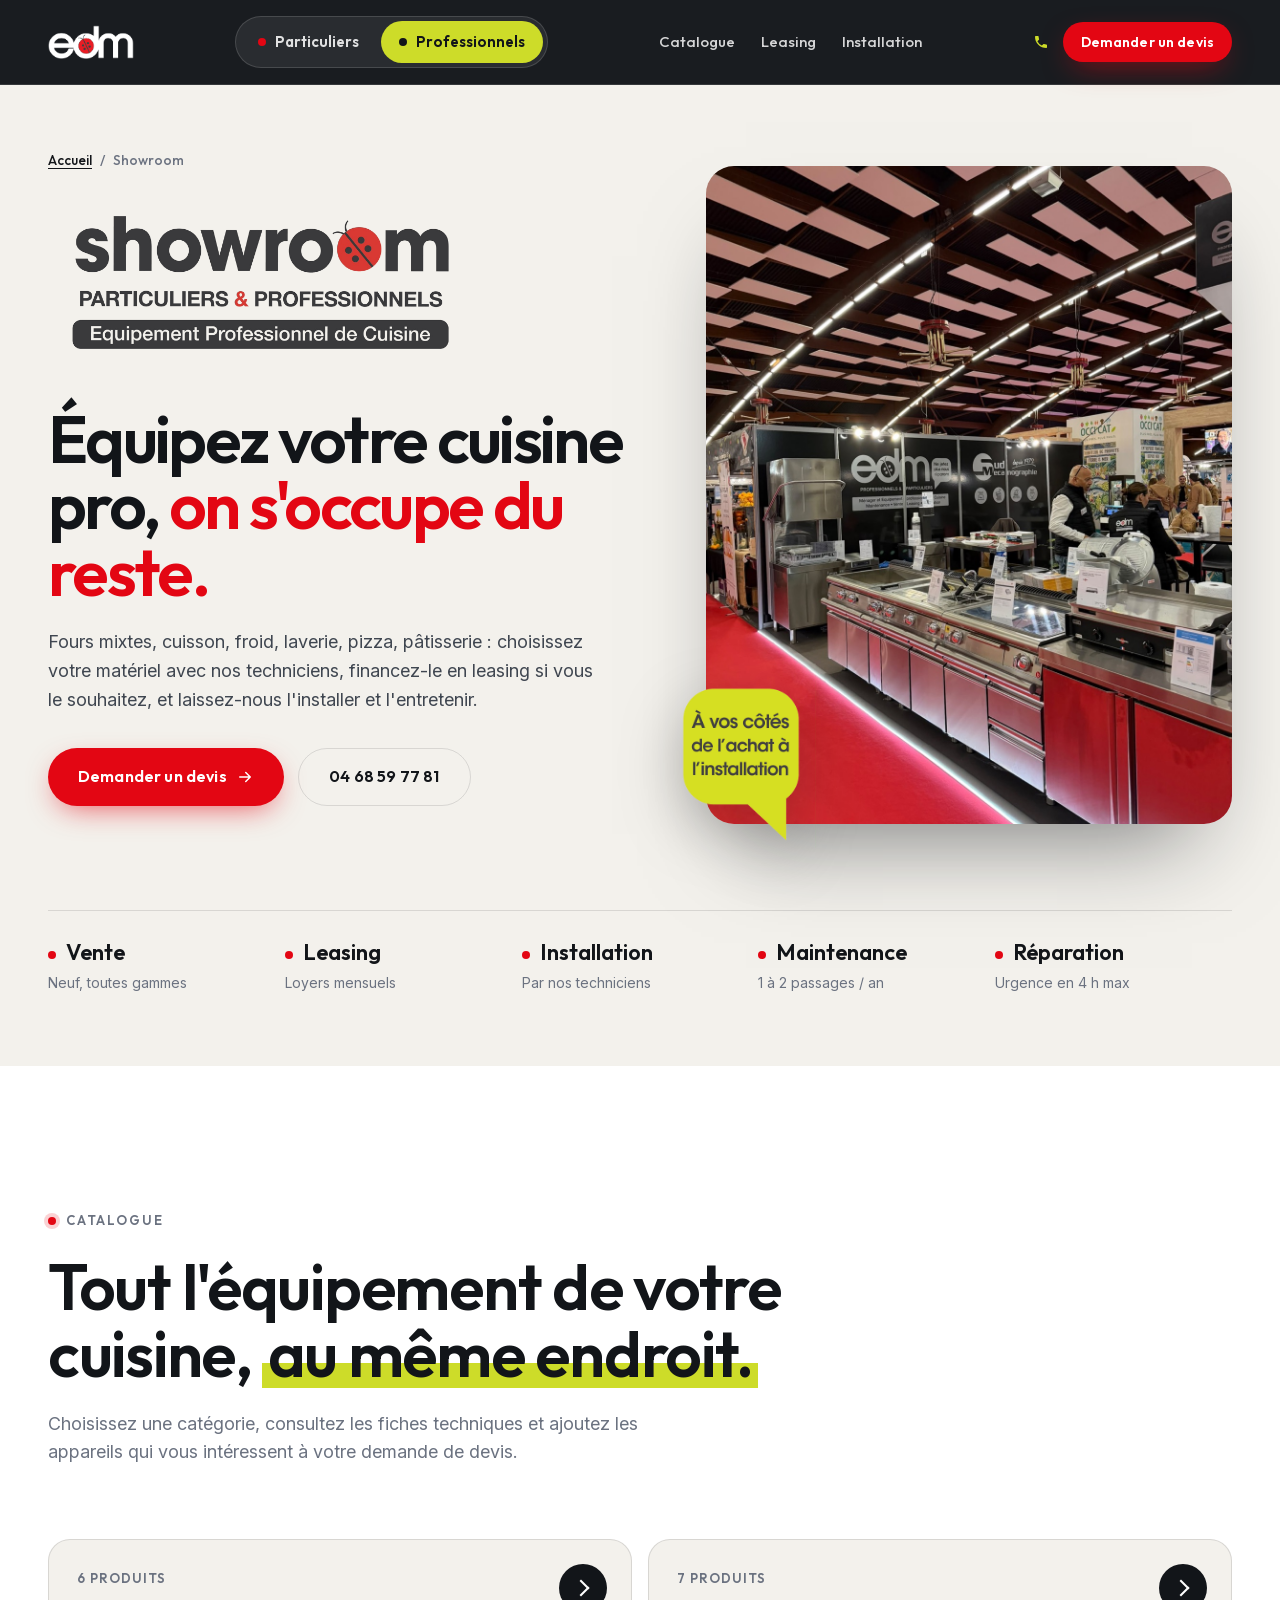
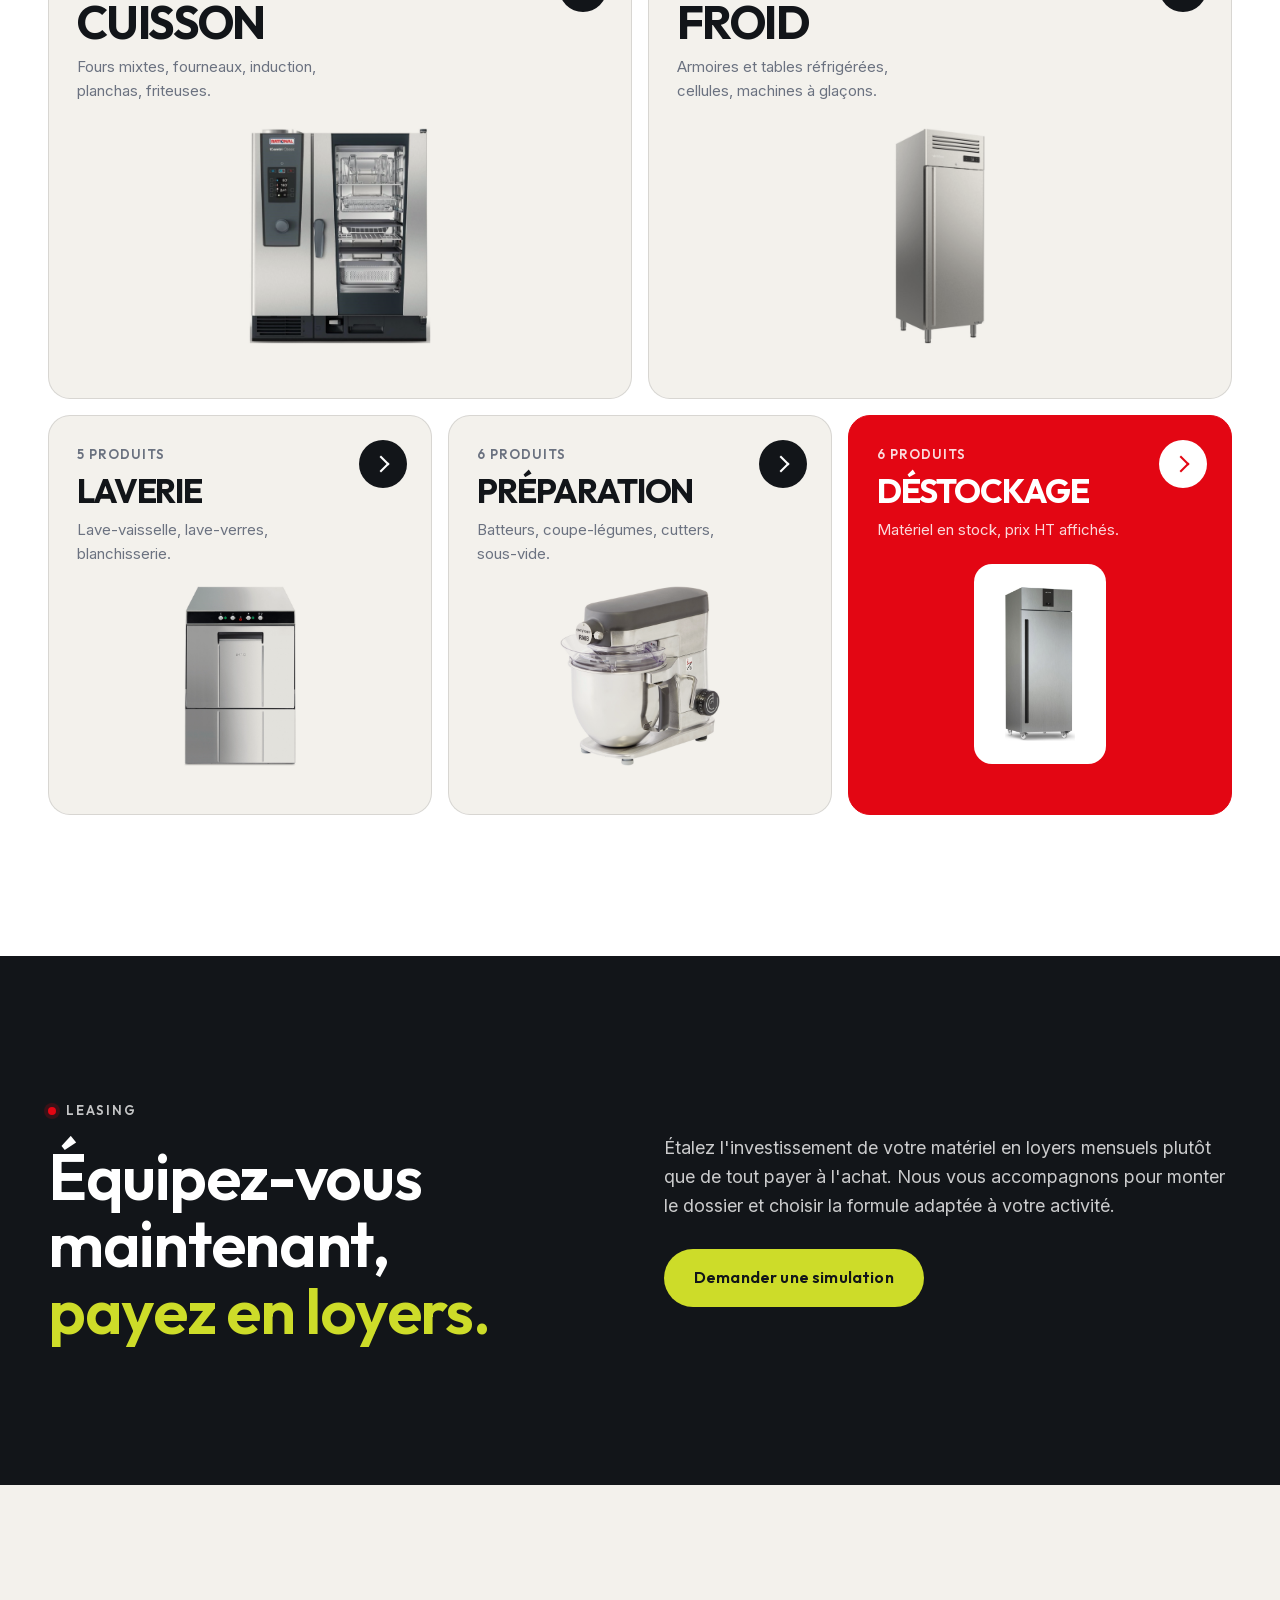
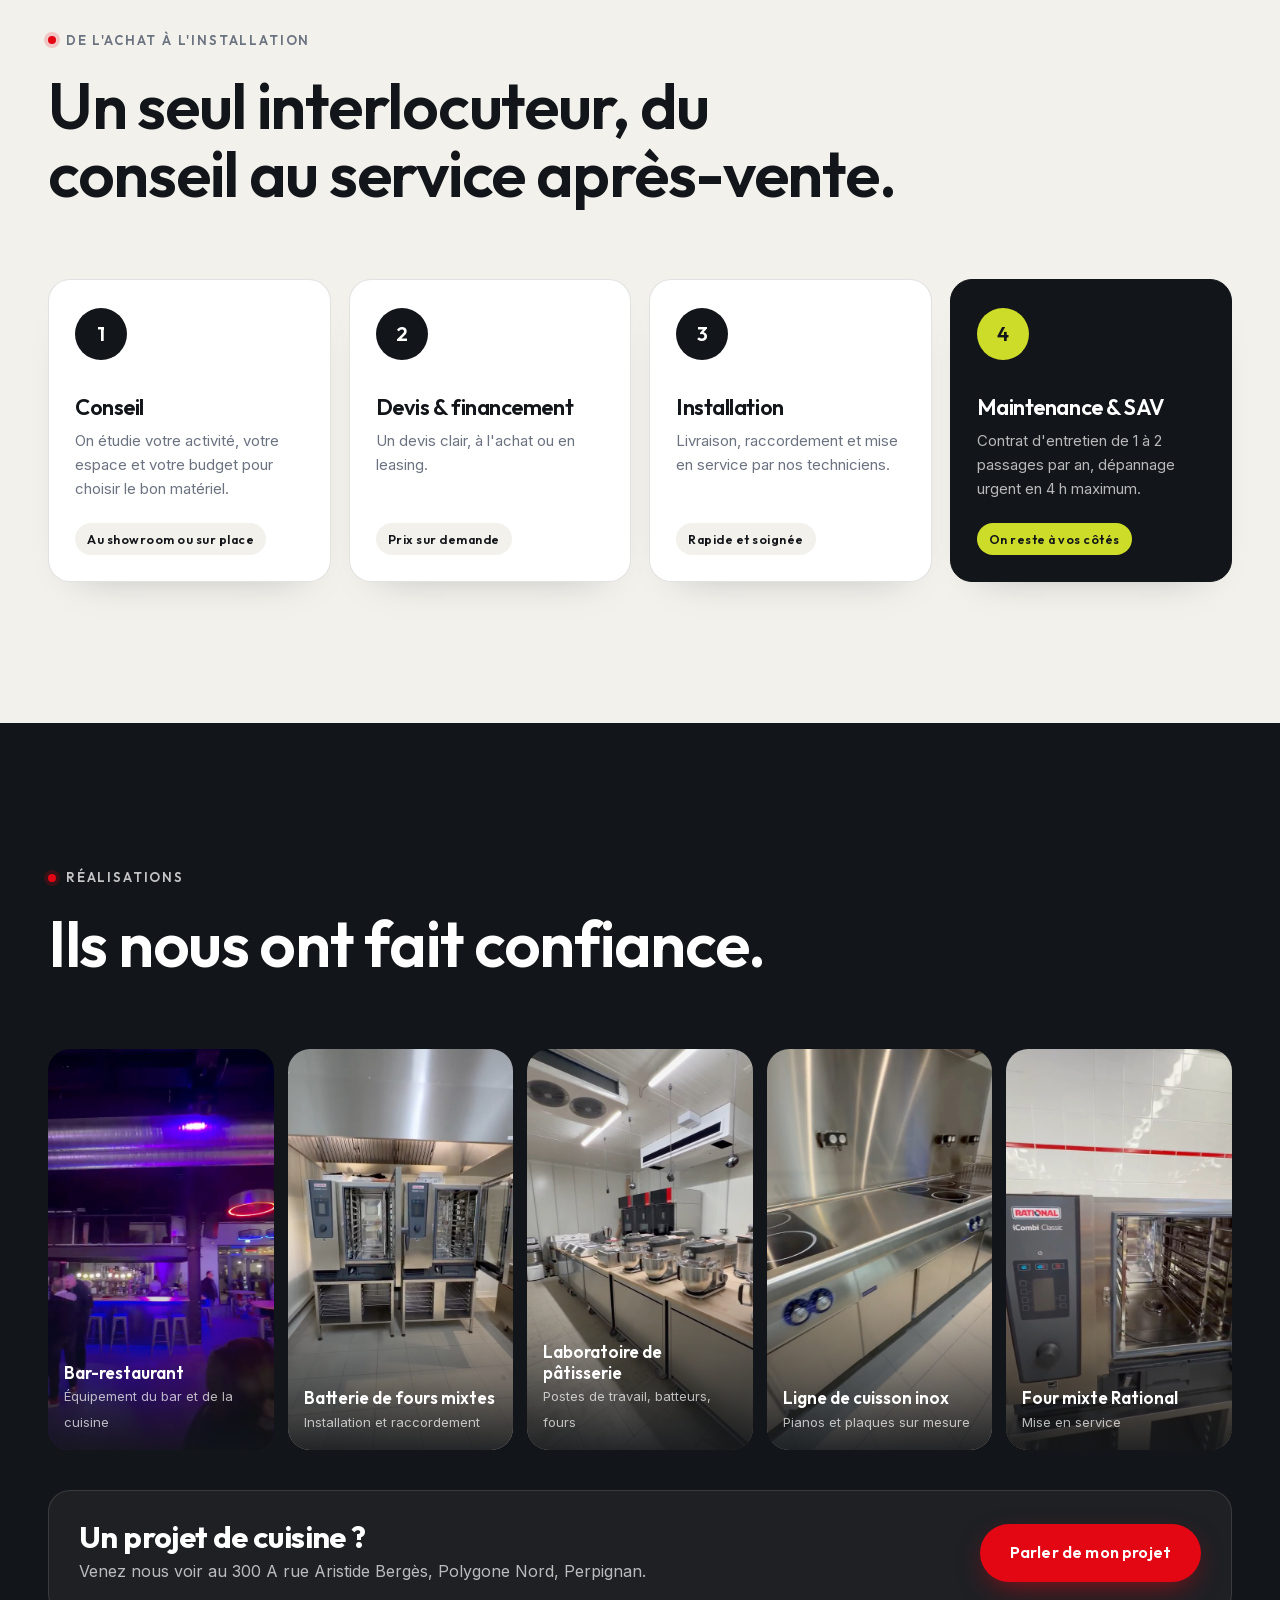
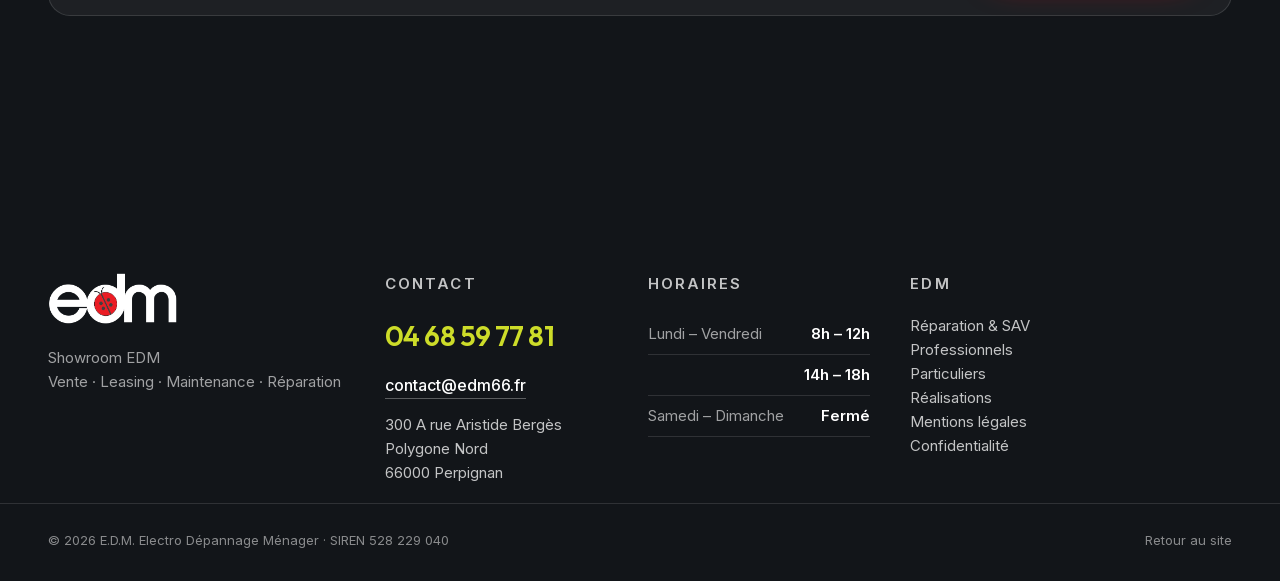
<file: categorie.html>
<!doctype html>
<html lang="fr">
<head>
  <meta charset="utf-8">
  <meta name="viewport" content="width=device-width, initial-scale=1">
  <title>Catalogue showroom EDM · Équipement de cuisine pro à Perpignan</title>
  <meta name="description" content="Catalogue du showroom EDM à Perpignan : cuisson, froid, laverie, préparation et déstockage. Fiches techniques et demande de devis en ligne.">
  <meta name="robots" content="index, follow">
  <link rel="canonical" href="https://electro-depannage-menager.com/categorie.html">
  <meta name="theme-color" content="#121519">
  <meta property="og:type" content="website">
  <meta property="og:site_name" content="EDM Electro Dépannage Ménager">
  <meta property="og:locale" content="fr_FR">
  <meta property="og:url" content="https://electro-depannage-menager.com/categorie.html">
  <meta property="og:title" content="Catalogue showroom EDM · Équipement de cuisine pro à Perpignan">
  <meta property="og:description" content="Catalogue du showroom EDM à Perpignan : cuisson, froid, laverie, préparation et déstockage. Fiches techniques et demande de devis en ligne.">
  <meta property="og:image" content="https://electro-depannage-menager.com/assets/og/og-showroom.jpg">
  <meta property="og:image:width" content="1200">
  <meta property="og:image:height" content="630">
  <meta property="og:image:alt" content="Le stand EDM présentant une cuisine professionnelle équipée">
  <meta name="twitter:card" content="summary_large_image">
  <meta name="twitter:title" content="Catalogue showroom EDM · Équipement de cuisine pro à Perpignan">
  <meta name="twitter:description" content="Catalogue du showroom EDM à Perpignan : cuisson, froid, laverie, préparation et déstockage. Fiches techniques et demande de devis en ligne.">
  <meta name="twitter:image" content="https://electro-depannage-menager.com/assets/og/og-showroom.jpg">
  <link rel="icon" href="favicon.ico" sizes="48x48">
  <link rel="icon" href="favicon-32x32.png" type="image/png" sizes="32x32">
  <link rel="icon" href="favicon-16x16.png" type="image/png" sizes="16x16">
  <link rel="apple-touch-icon" href="apple-touch-icon.png">
  <link rel="manifest" href="site.webmanifest">
  <script>document.documentElement.classList.add('js');document.documentElement.style.setProperty("--vh",innerHeight/100+"px");setTimeout(function(){document.body&&document.body.classList.add('loaded')},2500)</script>
  <link rel="preload" href="assets/fonts/outfit-latin.woff2" as="font" type="font/woff2" crossorigin>
  <link rel="stylesheet" href="assets/style.css">
</head>
<body class="page-showroom">

<div class="loader" aria-hidden="true">
  <div class="loader__logo"><img src="assets/brand/edm-white.png" alt=""></div>
  <div class="loader__bar"><span></span></div>
</div>

<header class="nav" id="top">
  <div class="nav__inner container">
    <a href="./" class="brand" aria-label="EDM, retour à l'accueil">
      <img src="assets/brand/edm-white.png" alt="edm" class="brand__logo">
      <span class="brand__txt">Showroom<br>Équipement pro</span>
    </a>
    <nav class="aud" aria-label="Votre espace">
      <a href="particuliers.html" class="aud__tab" data-aud="part">Particuliers</a>
      <a href="professionnels.html" class="aud__tab is-active" data-aud="pro">Professionnels</a>
    </nav>
    <nav class="nav__links" aria-label="Navigation showroom">
      <a href="showroom.html#catalogue">Catalogue</a>
      <a href="showroom.html#leasing">Leasing</a>
      <a href="showroom.html#installation">Installation</a>
    </nav>
    <div class="nav__cta">
      <a href="tel:+33468597781" class="nav__phone"><svg viewBox="0 0 24 24" aria-hidden="true"><path d="M6.6 10.8a15.1 15.1 0 0 0 6.6 6.6l2.2-2.2c.3-.3.7-.4 1-.2 1.1.4 2.3.6 3.6.6.6 0 1 .4 1 1V20c0 .6-.4 1-1 1A17 17 0 0 1 3 4c0-.6.4-1 1-1h3.5c.6 0 1 .4 1 1 0 1.3.2 2.5.6 3.6.1.3 0 .7-.2 1z"/></svg><span>04 68 59 77 81</span></a>
      <a href="#demande" data-demande class="btn btn--red btn--sm">Demander un devis</a>
      <button class="burger" aria-label="Ouvrir le menu" aria-expanded="false"><span></span><span></span></button>
    </div>
  </div>
</header>

<div class="mobile-menu" aria-hidden="true">
  <nav>
    <a href="showroom.html#catalogue">Catalogue</a>
    <a href="showroom.html#leasing">Leasing</a>
    <a href="showroom.html#installation">Installation</a>
    <a href="professionnels.html" data-aud="pro">Espace professionnels</a>
    <a href="particuliers.html" data-aud="part">Espace particuliers</a>
    <a href="#demande" data-demande>Demander un devis</a>
  </nav>
  <a href="tel:+33468597781" class="btn btn--lime">Appeler le 04 68 59 77 81</a>
</div>

<main>

<section class="cat-hero">
  <div class="container">
    <nav class="crumbs" aria-label="Fil d'Ariane"><a href="./">Accueil</a><span aria-hidden="true">/</span><a href="showroom.html">Showroom</a><span aria-hidden="true">/</span><span aria-current="page" id="cat-crumb">Catalogue</span></nav>
    <h1 class="cat-hero__title" id="cat-title">Catalogue</h1>
    <p class="cat-hero__lead" id="cat-intro"></p>
    <nav class="cat-nav" id="cat-nav" aria-label="Catégories du catalogue"></nav>
  </div>
</section>

<section class="section cat-list">
  <div class="container">
    <div class="cp-grid" id="cat-produits"></div>
    <p class="cat-note" id="cat-note"></p>
  </div>
</section>

</main>

<footer class="footer" id="contact">
  <div class="container footer__top">
    <div class="footer__brand">
      <img src="assets/brand/edm-white.png" alt="edm" class="footer__logo">
      <p>Showroom EDM<br>Vente · Leasing · Maintenance · Réparation</p>
    </div>
    <div class="footer__col">
      <p class="footer__h">Contact</p>
      <a href="tel:+33468597781" class="footer__big">04 68 59 77 81</a>
      <a href="mailto:contact@edm66.fr" class="footer__mail">contact@edm66.fr</a>
      <p>300 A rue Aristide Bergès<br>Polygone Nord<br>66000 Perpignan</p>
    </div>
    <div class="footer__col">
      <p class="footer__h">Horaires</p>
      <ul class="hours">
        <li><span>Lundi – Vendredi</span><b>8h – 12h</b></li>
        <li><span></span><b>14h – 18h</b></li>
        <li><span>Samedi – Dimanche</span><b>Fermé</b></li>
      </ul>
    </div>
    <div class="footer__col">
      <p class="footer__h">EDM</p>
      <p><a href="./">Réparation &amp; SAV</a><br><a href="professionnels.html" data-aud="pro">Professionnels</a><br><a href="particuliers.html" data-aud="part">Particuliers</a><br><a href="professionnels.html#projets">Réalisations</a><br><a href="mentions-legales.html">Mentions légales</a><br><a href="politique-de-confidentialite.html">Confidentialité</a></p>
    </div>
  </div>
  <div class="container footer__bottom">
    <span>© <span data-year></span> E.D.M. Electro Dépannage Ménager · SIREN 528 229 040</span>
    <a href="./">Retour au site</a>
  </div>
</footer>

<div class="sticky-bar">
  <a href="tel:+33468597781" class="btn btn--glass">Appeler</a>
  <a href="#demande" data-demande class="btn btn--red">Demander un devis</a>
</div>

<script src="assets/catalogue.js" defer></script>
<script src="assets/showroom.js" defer></script>
<script src="assets/main.js" defer></script>
</body>
</html>
</file>
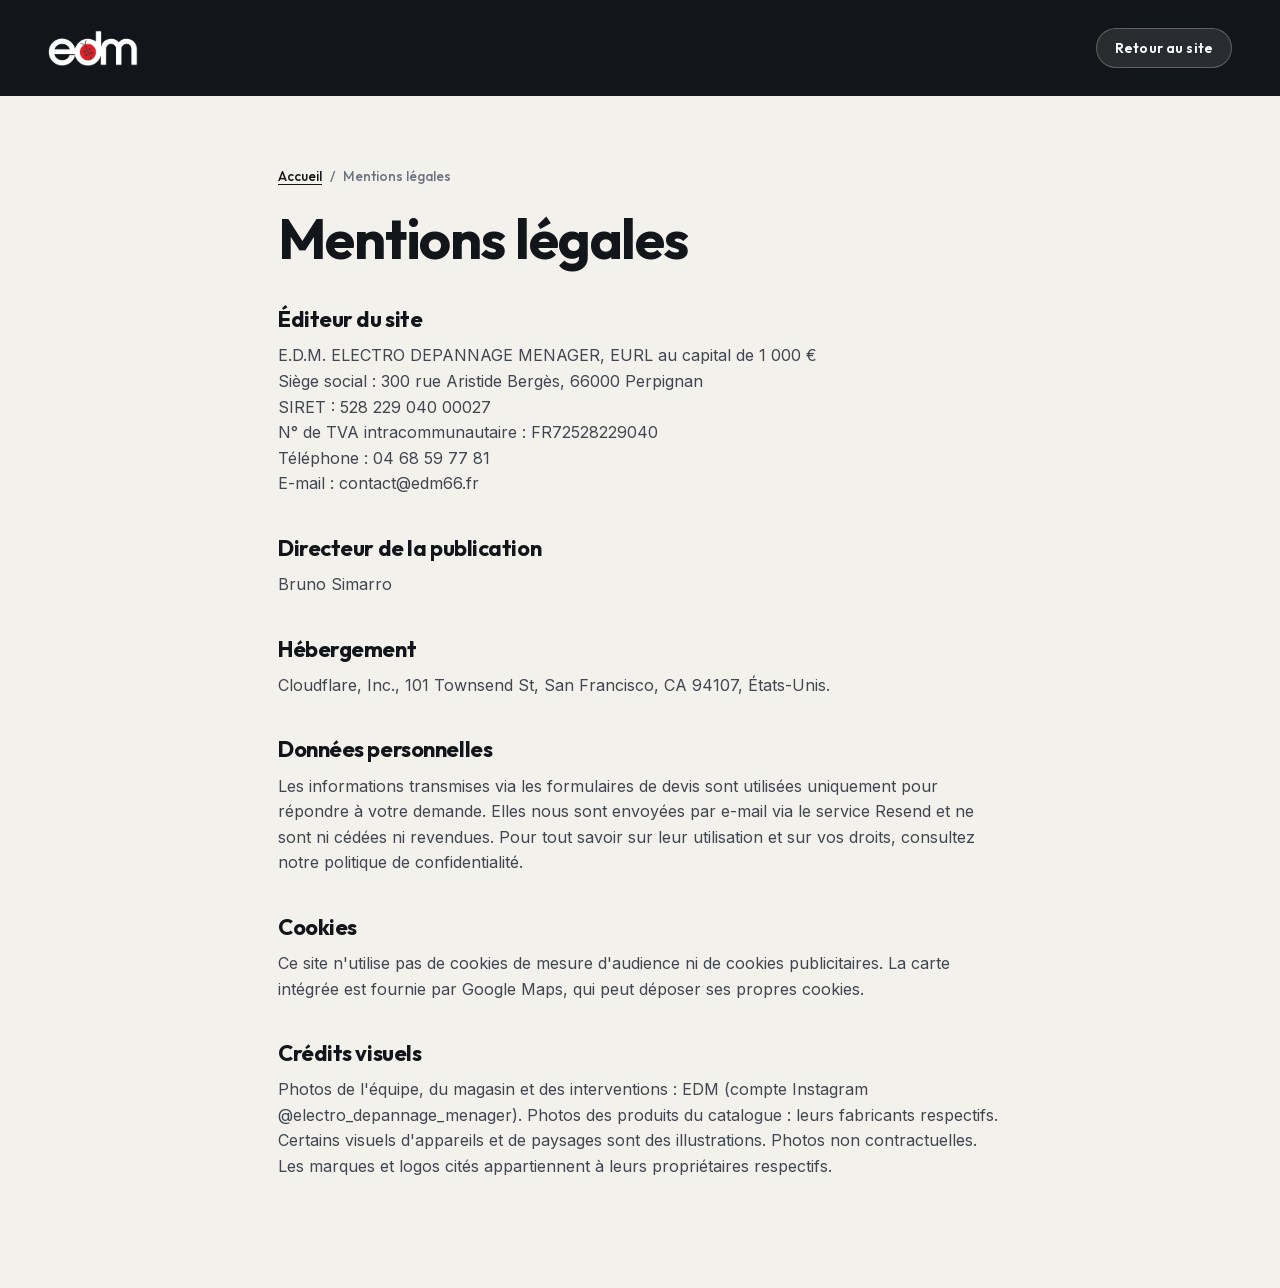
<file: mentions-legales.html>
<!doctype html>
<html lang="fr">
<head>
  <meta charset="utf-8">
  <meta name="viewport" content="width=device-width, initial-scale=1">
  <title>Mentions légales · EDM Electro Dépannage Ménager</title>
  <meta name="description" content="Mentions légales du site d'EDM Electro Dépannage Ménager, Perpignan : éditeur, hébergement, données personnelles, cookies et crédits.">
  <meta name="robots" content="index, follow">
  <link rel="canonical" href="https://electro-depannage-menager.com/mentions-legales.html">
  <meta name="theme-color" content="#121519">
  <meta property="og:type" content="website">
  <meta property="og:site_name" content="EDM Electro Dépannage Ménager">
  <meta property="og:locale" content="fr_FR">
  <meta property="og:url" content="https://electro-depannage-menager.com/mentions-legales.html">
  <meta property="og:title" content="Mentions légales · EDM Electro Dépannage Ménager">
  <meta property="og:description" content="Mentions légales du site d'EDM Electro Dépannage Ménager, Perpignan : éditeur, hébergement, données personnelles, cookies et crédits.">
  <meta property="og:image" content="https://electro-depannage-menager.com/assets/og/og-accueil.jpg">
  <meta property="og:image:width" content="1200">
  <meta property="og:image:height" content="630">
  <meta property="og:image:alt" content="Logo EDM et bulle « Ne jetez plus, nous réparons »">
  <meta name="twitter:card" content="summary_large_image">
  <meta name="twitter:title" content="Mentions légales · EDM Electro Dépannage Ménager">
  <meta name="twitter:description" content="Mentions légales du site d'EDM Electro Dépannage Ménager, Perpignan : éditeur, hébergement, données personnelles, cookies et crédits.">
  <meta name="twitter:image" content="https://electro-depannage-menager.com/assets/og/og-accueil.jpg">
  <link rel="icon" href="favicon.ico" sizes="48x48">
  <link rel="icon" href="favicon-32x32.png" type="image/png" sizes="32x32">
  <link rel="icon" href="favicon-16x16.png" type="image/png" sizes="16x16">
  <link rel="apple-touch-icon" href="apple-touch-icon.png">
  <link rel="manifest" href="site.webmanifest">
  <script>document.documentElement.classList.add('js');document.documentElement.style.setProperty("--vh",innerHeight/100+"px");setTimeout(function(){document.body&&document.body.classList.add('loaded')},2500)</script>
  <link rel="preload" href="assets/fonts/outfit-latin.woff2" as="font" type="font/woff2" crossorigin>
  <link rel="stylesheet" href="assets/style.css">
  <style>
    body{background:var(--paper)}
    .legal-top{background:var(--ink);color:#fff;padding:28px 0}
    .legal-top .container{display:flex;justify-content:space-between;align-items:center;gap:16px}
    .legal-top img{width:90px}
    .legal{max-width:820px;padding-top:70px;padding-bottom:100px}
    .legal h1{font-size:clamp(36px,5vw,56px);margin-bottom:40px}
    .legal h2{font-size:22px;margin:40px 0 12px}
    .legal p,.legal li{color:#3f4650;margin-bottom:8px}
  </style>
  <script type="application/ld+json">
{
  "@context": "https://schema.org",
  "@graph": [
    {
      "@type": "HomeAndConstructionBusiness",
      "@id": "https://electro-depannage-menager.com/#entreprise",
      "name": "EDM Electro Dépannage Ménager",
      "alternateName": "EDM",
      "legalName": "E.D.M. Electro Dépannage Ménager",
      "slogan": "Ne jetez plus, nous réparons !",
      "description": "Vente, réparation, installation et entretien d'électroménager toutes marques et d'équipements de cuisine et de froid professionnels à Perpignan. Réparateur labellisé QualiRépar.",
      "url": "https://electro-depannage-menager.com/",
      "logo": "https://electro-depannage-menager.com/assets/brand/logo-officiel.png",
      "image": [
        "https://electro-depannage-menager.com/assets/og/og-accueil.jpg",
        "https://electro-depannage-menager.com/assets/img/real/facade.jpg"
      ],
      "telephone": "+33468597781",
      "email": "contact@edm66.fr",
      "address": {
        "@type": "PostalAddress",
        "streetAddress": "300 A rue Aristide Bergès, Polygone Nord",
        "addressLocality": "Perpignan",
        "postalCode": "66000",
        "addressRegion": "Occitanie",
        "addressCountry": "FR"
      },
      "geo": {
        "@type": "GeoCoordinates",
        "latitude": 42.7322644,
        "longitude": 2.895762
      },
      "hasMap": "https://www.google.com/maps/search/?api=1&query=300+rue+Aristide+Berg%C3%A8s+66000+Perpignan",
      "openingHoursSpecification": [
        {
          "@type": "OpeningHoursSpecification",
          "dayOfWeek": [
            "Monday",
            "Tuesday",
            "Wednesday",
            "Thursday",
            "Friday"
          ],
          "opens": "08:00",
          "closes": "12:00"
        },
        {
          "@type": "OpeningHoursSpecification",
          "dayOfWeek": [
            "Monday",
            "Tuesday",
            "Wednesday",
            "Thursday",
            "Friday"
          ],
          "opens": "14:00",
          "closes": "18:00"
        }
      ],
      "areaServed": [
        {
          "@type": "AdministrativeArea",
          "name": "Pyrénées-Orientales"
        },
        {
          "@type": "City",
          "name": "Narbonne"
        },
        {
          "@type": "City",
          "name": "Port-la-Nouvelle"
        },
        {
          "@type": "City",
          "name": "Port-Leucate"
        },
        {
          "@type": "City",
          "name": "Sigean"
        },
        {
          "@type": "City",
          "name": "Lézignan-Corbières"
        }
      ],
      "foundingDate": "2010",
      "founder": {
        "@type": "Person",
        "name": "Bruno Simarro",
        "jobTitle": "Gérant"
      },
      "taxID": "528229040",
      "knowsAbout": [
        "Réparation d'électroménager",
        "Équipement de cuisine professionnelle",
        "Froid professionnel",
        "Installation de fours mixtes",
        "Contrats de maintenance"
      ],
      "sameAs": [
        "https://www.instagram.com/electro_depannage_menager/",
        "https://www.facebook.com/ELECTRO.DEPANNAGE.MENAGER/"
      ],
      "makesOffer": [
        {
          "@type": "Offer",
          "name": "Devis en atelier, petit électroménager",
          "price": "20",
          "priceCurrency": "EUR"
        },
        {
          "@type": "Offer",
          "name": "Devis en atelier, gros électroménager",
          "price": "30",
          "priceCurrency": "EUR"
        }
      ]
    },
    {
      "@type": "WebSite",
      "@id": "https://electro-depannage-menager.com/#site",
      "url": "https://electro-depannage-menager.com/",
      "name": "EDM Electro Dépannage Ménager",
      "inLanguage": "fr-FR",
      "publisher": {
        "@id": "https://electro-depannage-menager.com/#entreprise"
      }
    },
    {
      "@type": "WebPage",
      "@id": "https://electro-depannage-menager.com/mentions-legales.html#page",
      "url": "https://electro-depannage-menager.com/mentions-legales.html",
      "name": "Mentions légales",
      "isPartOf": {
        "@id": "https://electro-depannage-menager.com/#site"
      },
      "breadcrumb": {
        "@id": "https://electro-depannage-menager.com/mentions-legales.html#fil"
      },
      "inLanguage": "fr-FR"
    },
    {
      "@type": "BreadcrumbList",
      "itemListElement": [
        {
          "@type": "ListItem",
          "position": 1,
          "name": "Accueil",
          "item": "https://electro-depannage-menager.com/"
        },
        {
          "@type": "ListItem",
          "position": 2,
          "name": "Mentions légales",
          "item": "https://electro-depannage-menager.com/mentions-legales.html"
        }
      ],
      "@id": "https://electro-depannage-menager.com/mentions-legales.html#fil"
    }
  ]
}
  </script>
</head>
<body>
  <header class="legal-top">
    <div class="container">
      <a href="./"><img src="assets/brand/edm-white.png" alt="edm, retour à l'accueil" class=""></a>
      <a href="./" class="btn btn--glass btn--sm">Retour au site</a>
    </div>
  </header>
  <main class="container legal">
    <nav class="crumbs crumbs--page" aria-label="Fil d'Ariane"><a href="./">Accueil</a><span aria-hidden="true">/</span><span aria-current="page">Mentions légales</span></nav>
    <h1>Mentions légales</h1>

    <h2>Éditeur du site</h2>
    <p>E.D.M. ELECTRO DEPANNAGE MENAGER, EURL au capital de 1&nbsp;000&nbsp;€<br>
    Siège social : 300 rue Aristide Bergès, 66000 Perpignan<br>
    SIRET : 528 229 040 00027<br>
    N° de TVA intracommunautaire : FR72528229040<br>
    Téléphone : <a href="tel:+33468597781">04 68 59 77 81</a><br>
    E-mail : <a href="mailto:contact@edm66.fr">contact@edm66.fr</a></p>

    <h2>Directeur de la publication</h2>
    <p>Bruno Simarro</p>

    <h2>Hébergement</h2>
    <p>Cloudflare, Inc., 101 Townsend St, San Francisco, CA 94107, États-Unis.</p>

    <h2>Données personnelles</h2>
    <p>Les informations transmises via les formulaires de devis sont utilisées uniquement pour répondre à votre demande. Elles nous sont envoyées par e-mail via le service Resend et ne sont ni cédées ni revendues. Pour tout savoir sur leur utilisation et sur vos droits, consultez notre <a href="politique-de-confidentialite.html">politique de confidentialité</a>.</p>

    <h2>Cookies</h2>
    <p>Ce site n'utilise pas de cookies de mesure d'audience ni de cookies publicitaires. La carte intégrée est fournie par Google Maps, qui peut déposer ses propres cookies.</p>

    <h2>Crédits visuels</h2>
    <p>Photos de l'équipe, du magasin et des interventions : EDM (compte Instagram @electro_depannage_menager). Photos des produits du catalogue : leurs fabricants respectifs. Certains visuels d'appareils et de paysages sont des illustrations. Photos non contractuelles. Les marques et logos cités appartiennent à leurs propriétaires respectifs.</p>
  </main>
</body>
</html>
</file>
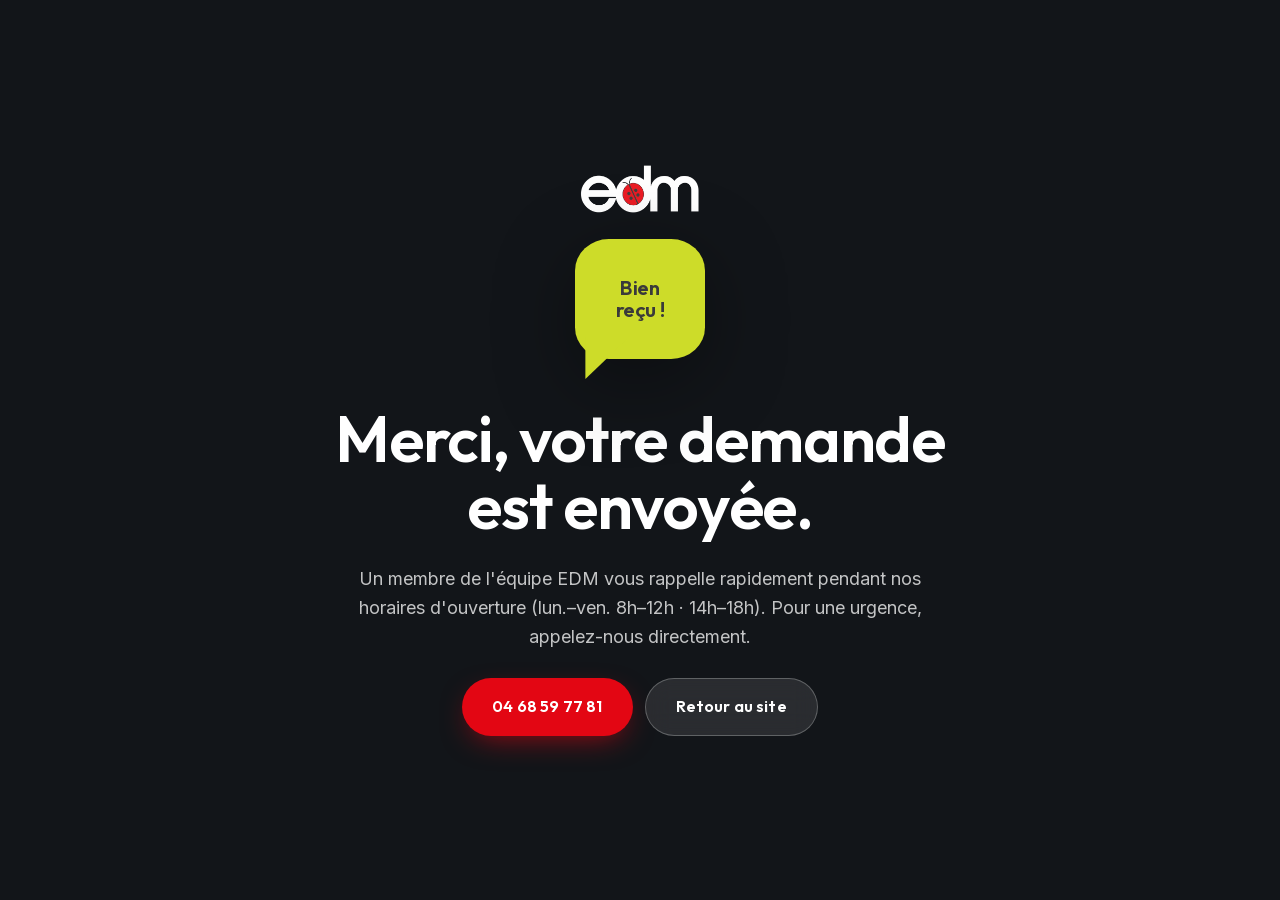
<file: merci.html>
<!doctype html>
<html lang="fr">
<head>
  <meta charset="utf-8">
  <meta name="viewport" content="width=device-width, initial-scale=1">
  <title>Demande envoyée · EDM Electro Dépannage Ménager</title>
  <meta name="description" content="Votre demande de devis a bien été envoyée à EDM. Nous vous rappelons rapidement pendant nos horaires d'ouverture.">
  <meta name="robots" content="noindex, follow">
  <link rel="canonical" href="https://electro-depannage-menager.com/merci.html">
  <meta name="theme-color" content="#121519">
  <meta property="og:type" content="website">
  <meta property="og:site_name" content="EDM Electro Dépannage Ménager">
  <meta property="og:locale" content="fr_FR">
  <meta property="og:url" content="https://electro-depannage-menager.com/merci.html">
  <meta property="og:title" content="Demande envoyée · EDM Electro Dépannage Ménager">
  <meta property="og:description" content="Votre demande de devis a bien été envoyée à EDM. Nous vous rappelons rapidement pendant nos horaires d'ouverture.">
  <meta property="og:image" content="https://electro-depannage-menager.com/assets/og/og-accueil.jpg">
  <meta property="og:image:width" content="1200">
  <meta property="og:image:height" content="630">
  <meta property="og:image:alt" content="Logo EDM">
  <meta name="twitter:card" content="summary_large_image">
  <meta name="twitter:title" content="Demande envoyée · EDM Electro Dépannage Ménager">
  <meta name="twitter:description" content="Votre demande de devis a bien été envoyée à EDM. Nous vous rappelons rapidement pendant nos horaires d'ouverture.">
  <meta name="twitter:image" content="https://electro-depannage-menager.com/assets/og/og-accueil.jpg">
  <link rel="icon" href="favicon.ico" sizes="48x48">
  <link rel="icon" href="favicon-32x32.png" type="image/png" sizes="32x32">
  <link rel="icon" href="favicon-16x16.png" type="image/png" sizes="16x16">
  <link rel="apple-touch-icon" href="apple-touch-icon.png">
  <link rel="manifest" href="site.webmanifest">
  <script>document.documentElement.classList.add('js');document.documentElement.style.setProperty("--vh",innerHeight/100+"px");setTimeout(function(){document.body&&document.body.classList.add('loaded')},2500)</script>
  <link rel="preload" href="assets/fonts/outfit-latin.woff2" as="font" type="font/woff2" crossorigin>
  <link rel="stylesheet" href="assets/style.css">
  <style>
    body{background:var(--ink);color:#fff;min-height:100svh;display:grid;place-items:center;text-align:center;padding:40px 16px}
    .thanks{max-width:620px;display:grid;justify-items:center;gap:26px}
    .thanks img{width:120px}
    .thanks .bubble{width:130px}
    .thanks p{color:rgba(255,255,255,.75);font-size:18px}
    .thanks .row{display:flex;flex-wrap:wrap;gap:12px;justify-content:center}
  </style>
  <script type="application/ld+json">
{
  "@context": "https://schema.org",
  "@graph": [
    {
      "@type": "WebSite",
      "@id": "https://electro-depannage-menager.com/#site",
      "url": "https://electro-depannage-menager.com/",
      "name": "EDM Electro Dépannage Ménager",
      "inLanguage": "fr-FR",
      "publisher": {
        "@id": "https://electro-depannage-menager.com/#entreprise"
      }
    }
  ]
}
  </script>
</head>
<body>
  <main class="thanks">
    <img src="assets/brand/edm-white.png" alt="edm" class="">
    <div class="bubble" aria-hidden="true"><span>Bien<br>reçu&nbsp;!</span></div>
    <h1 class="h2">Merci, votre demande est envoyée.</h1>
    <p>Un membre de l'équipe EDM vous rappelle rapidement pendant nos horaires d'ouverture (lun.–ven. 8h–12h · 14h–18h). Pour une urgence, appelez-nous directement.</p>
    <div class="row">
      <a href="tel:+33468597781" class="btn btn--red btn--lg">04 68 59 77 81</a>
      <a href="./" class="btn btn--glass btn--lg">Retour au site</a>
    </div>
  </main>
</body>
</html>
</file>
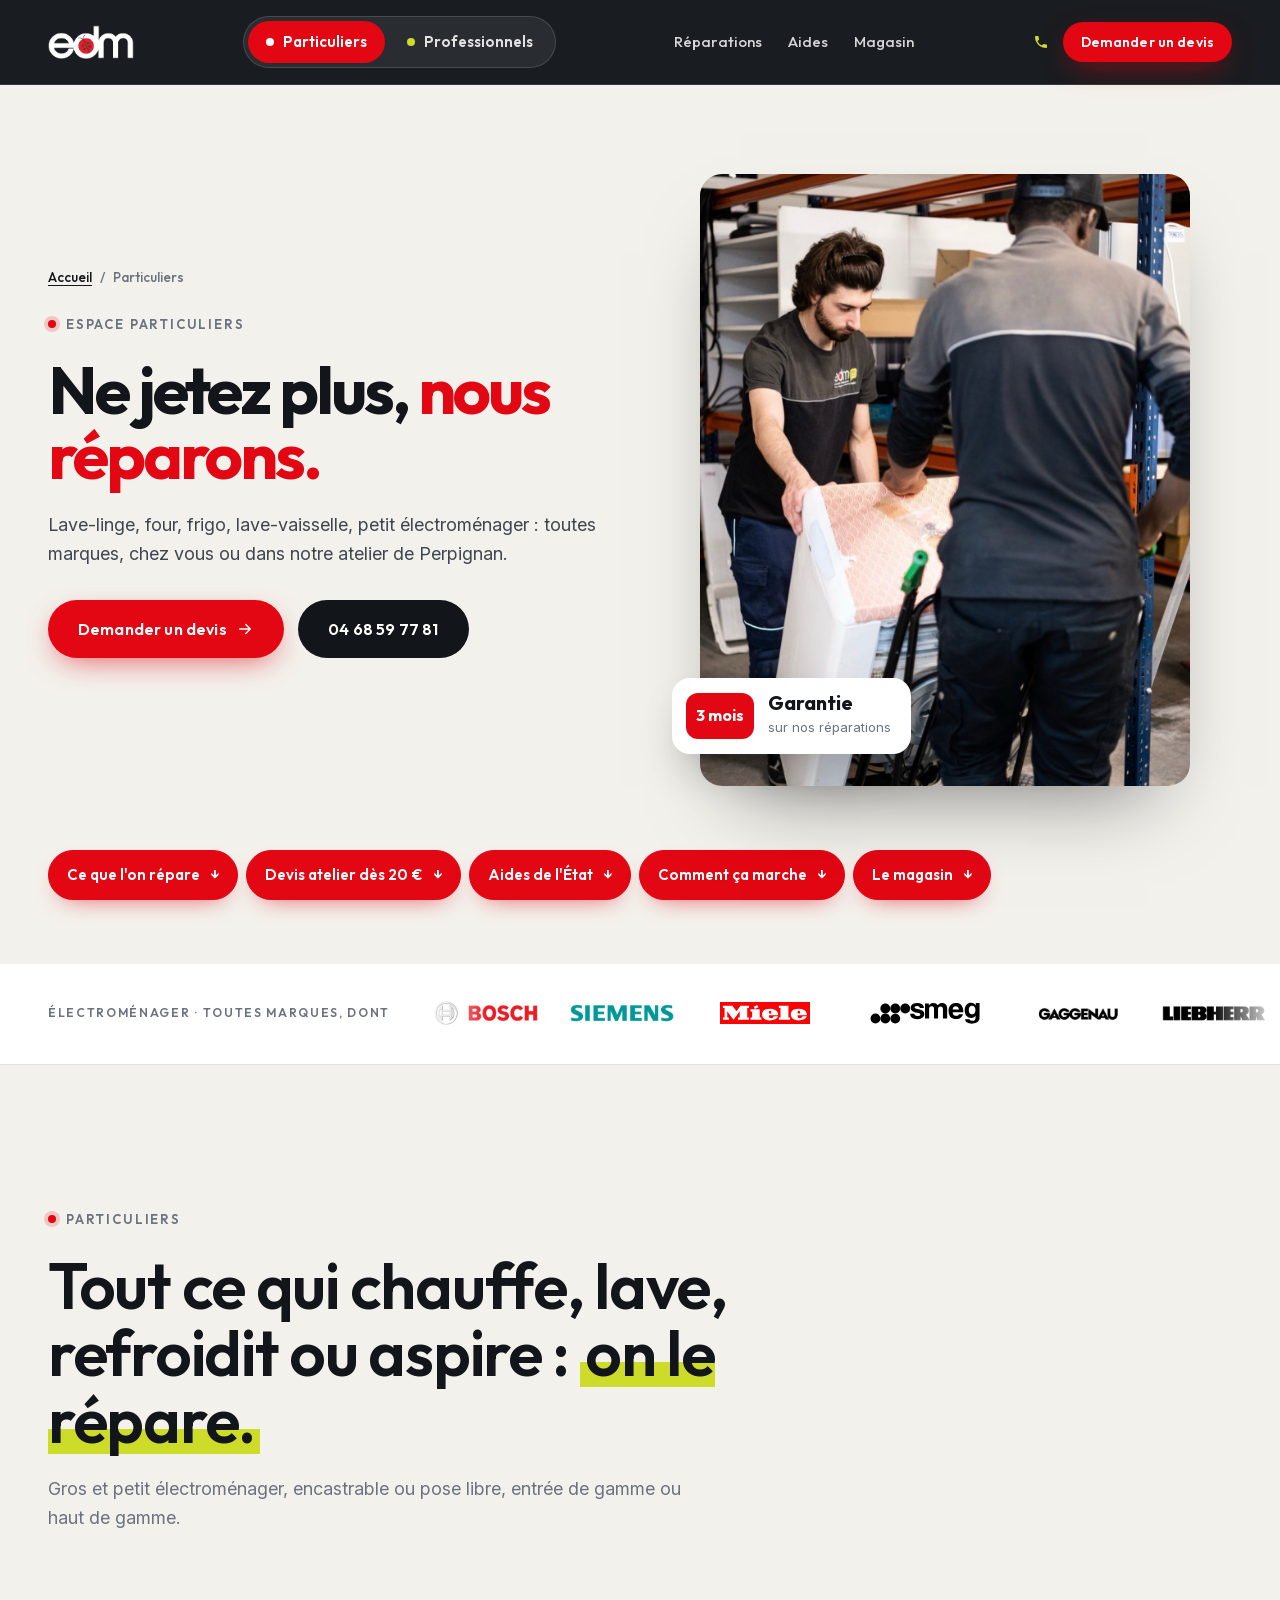
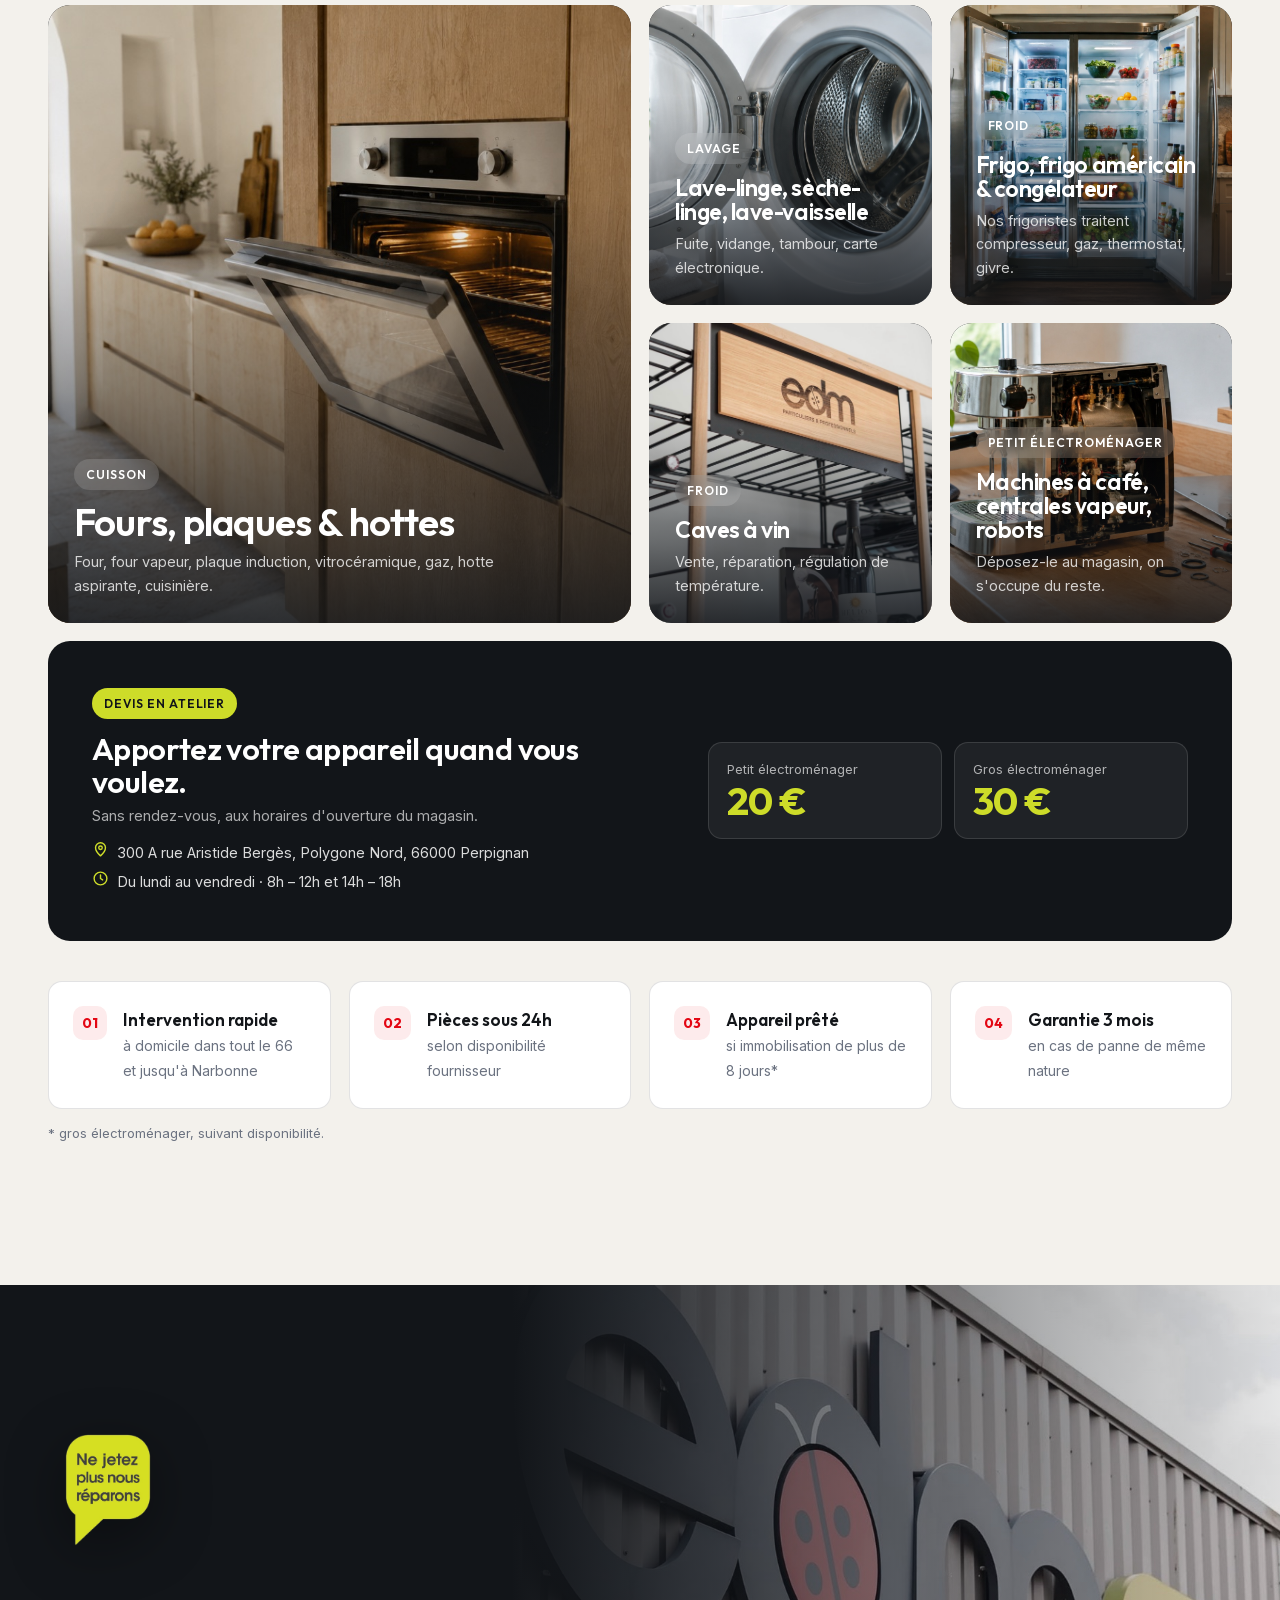
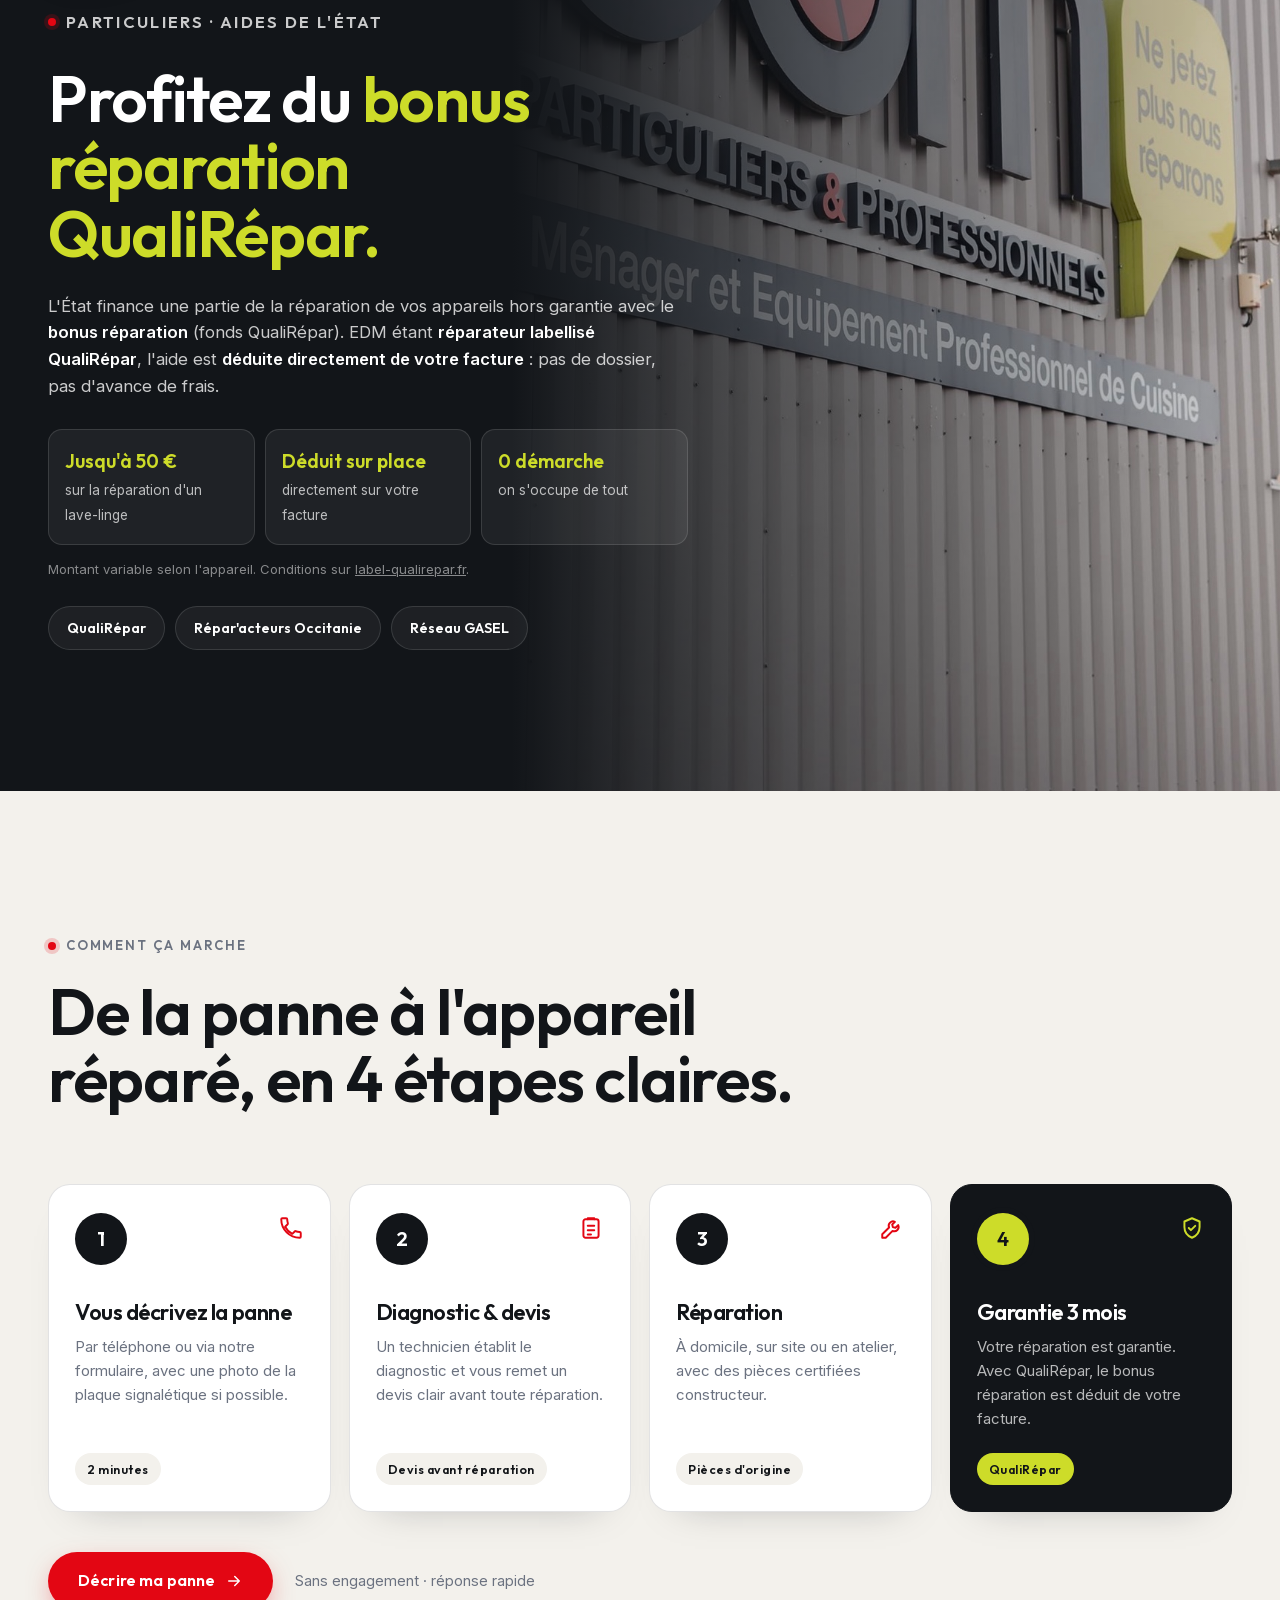
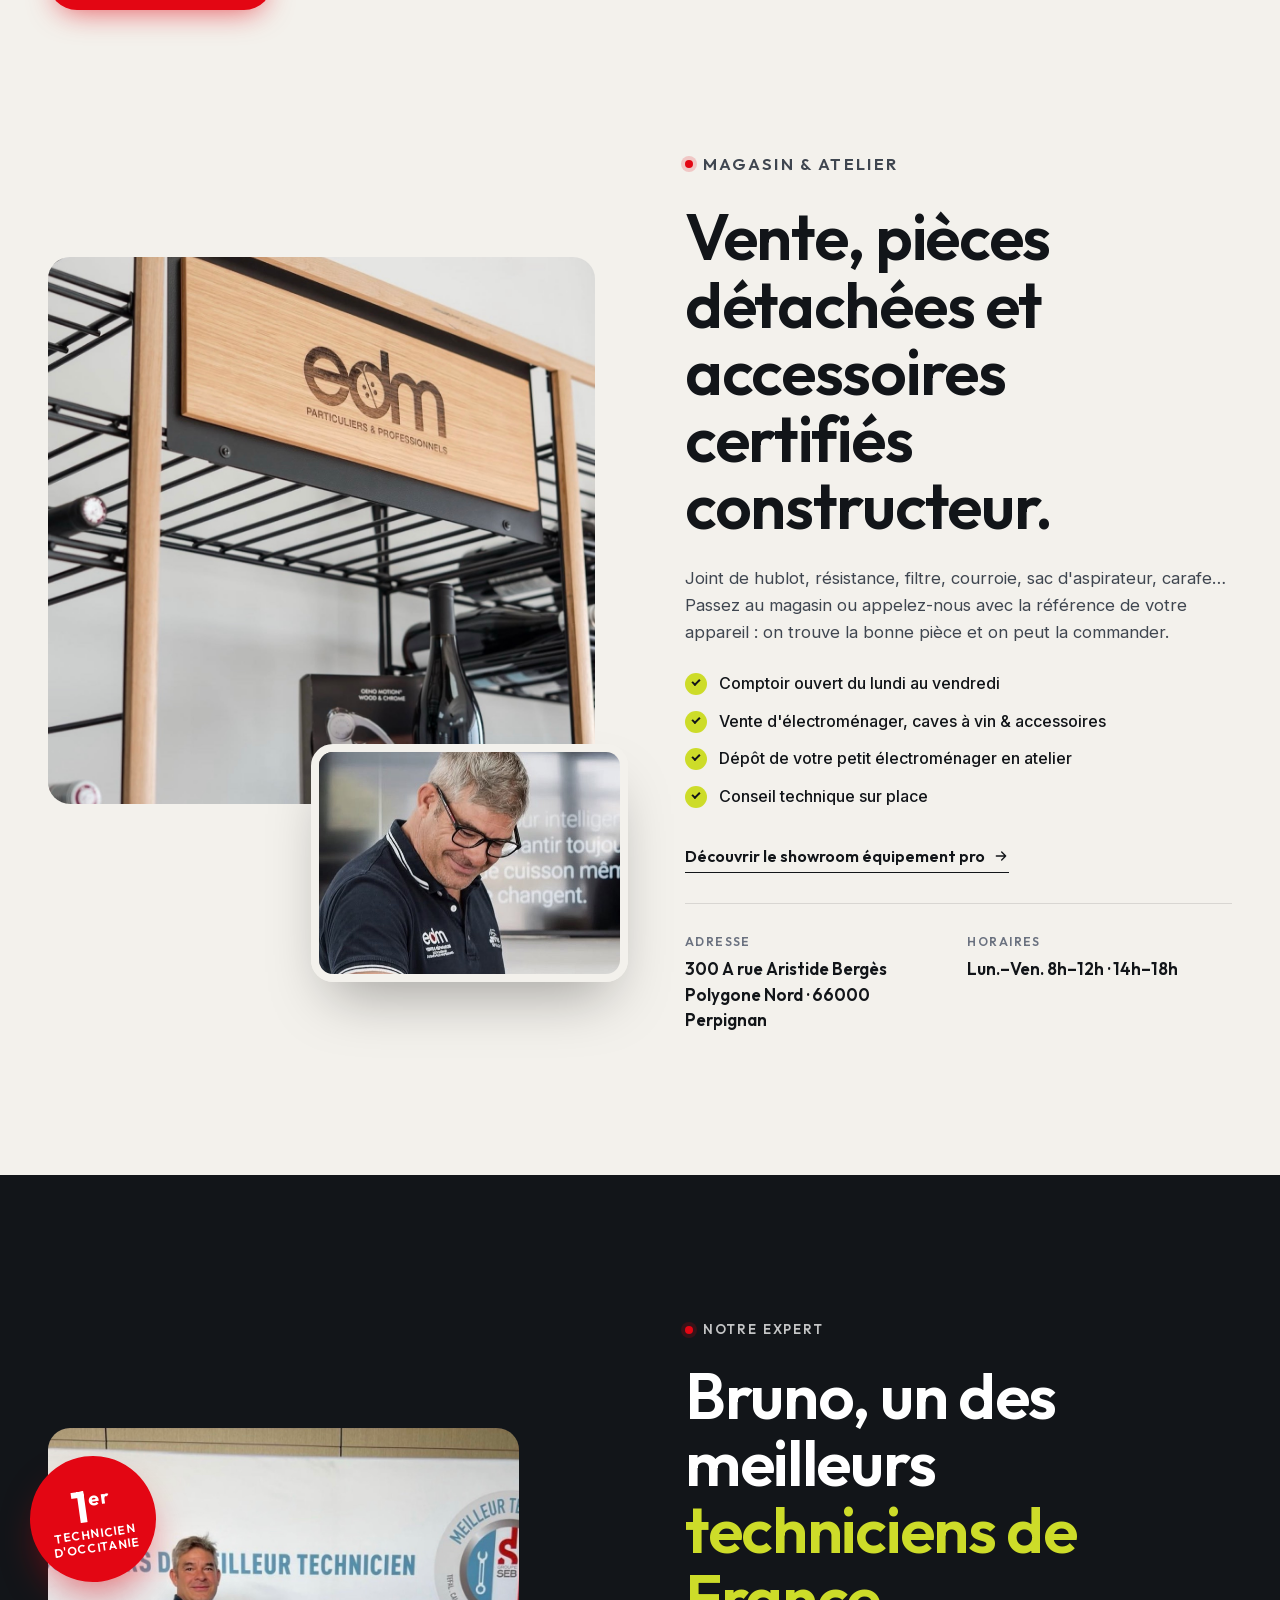
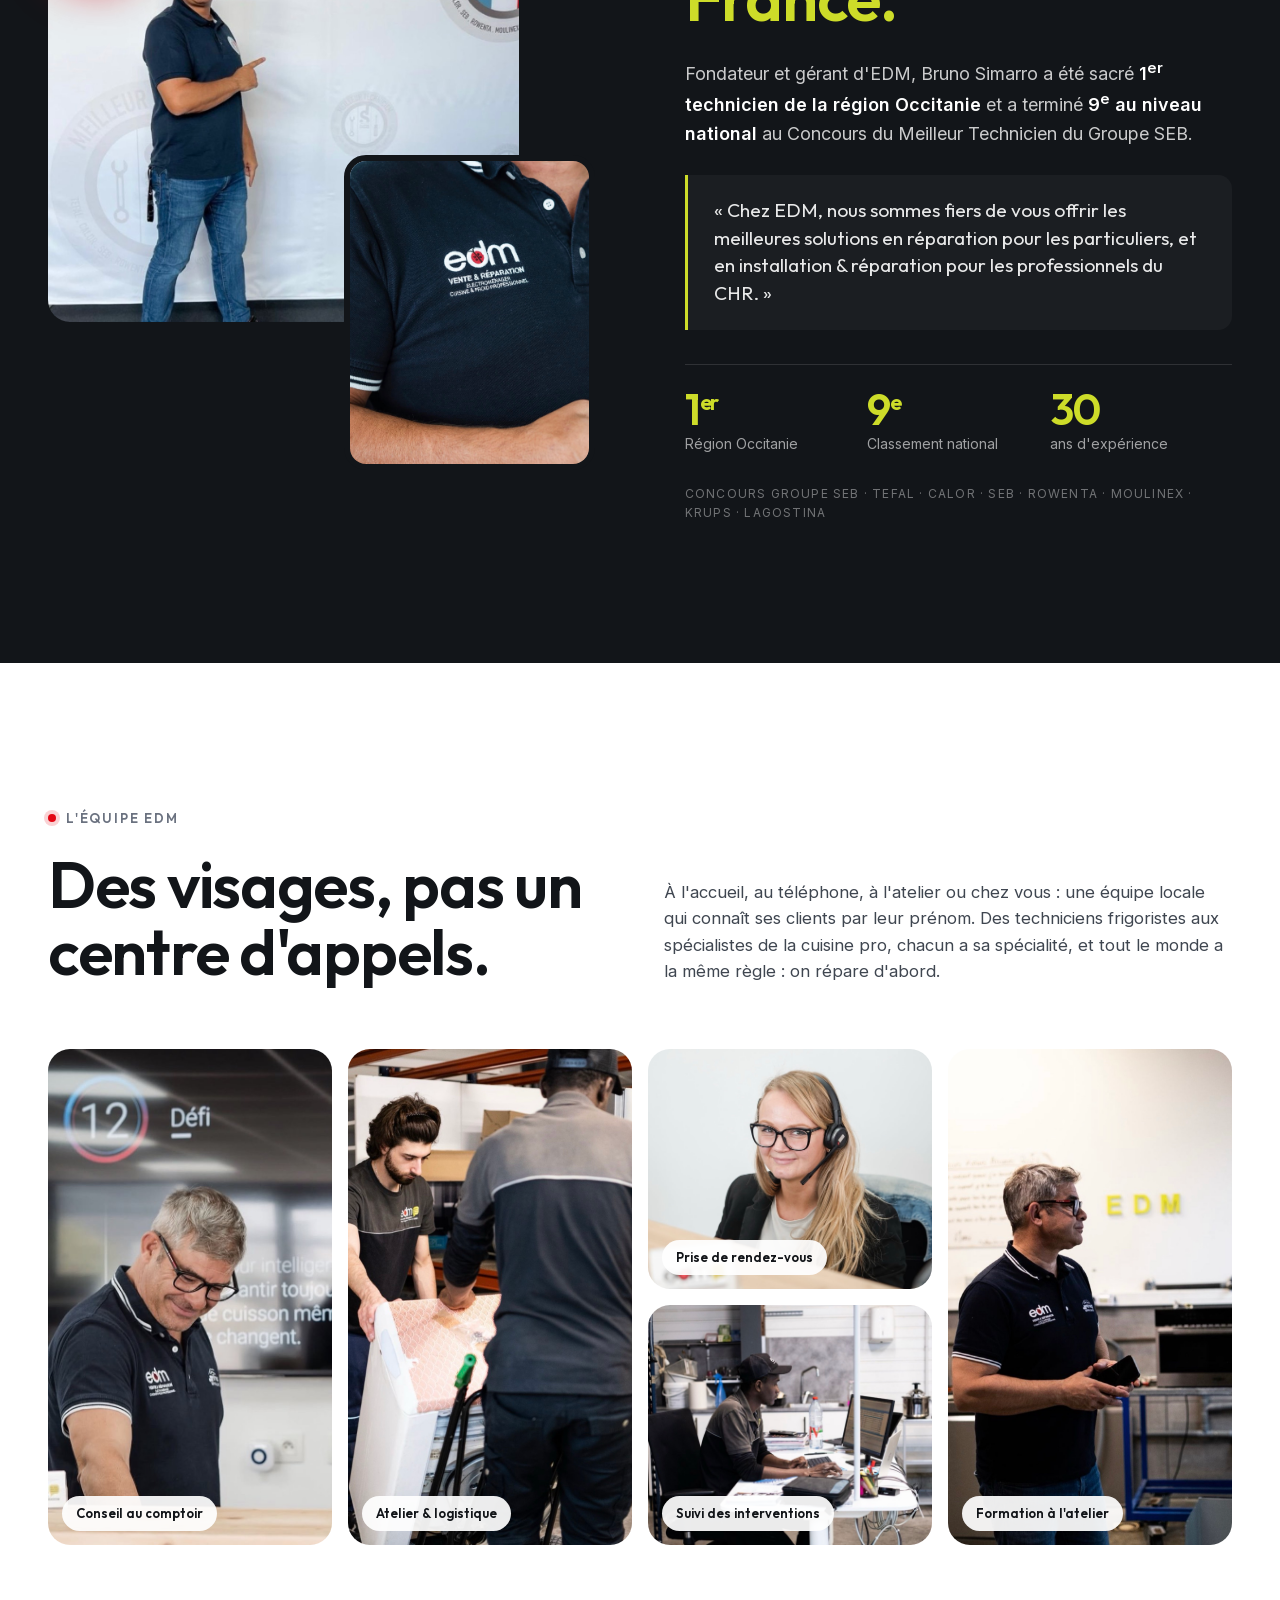
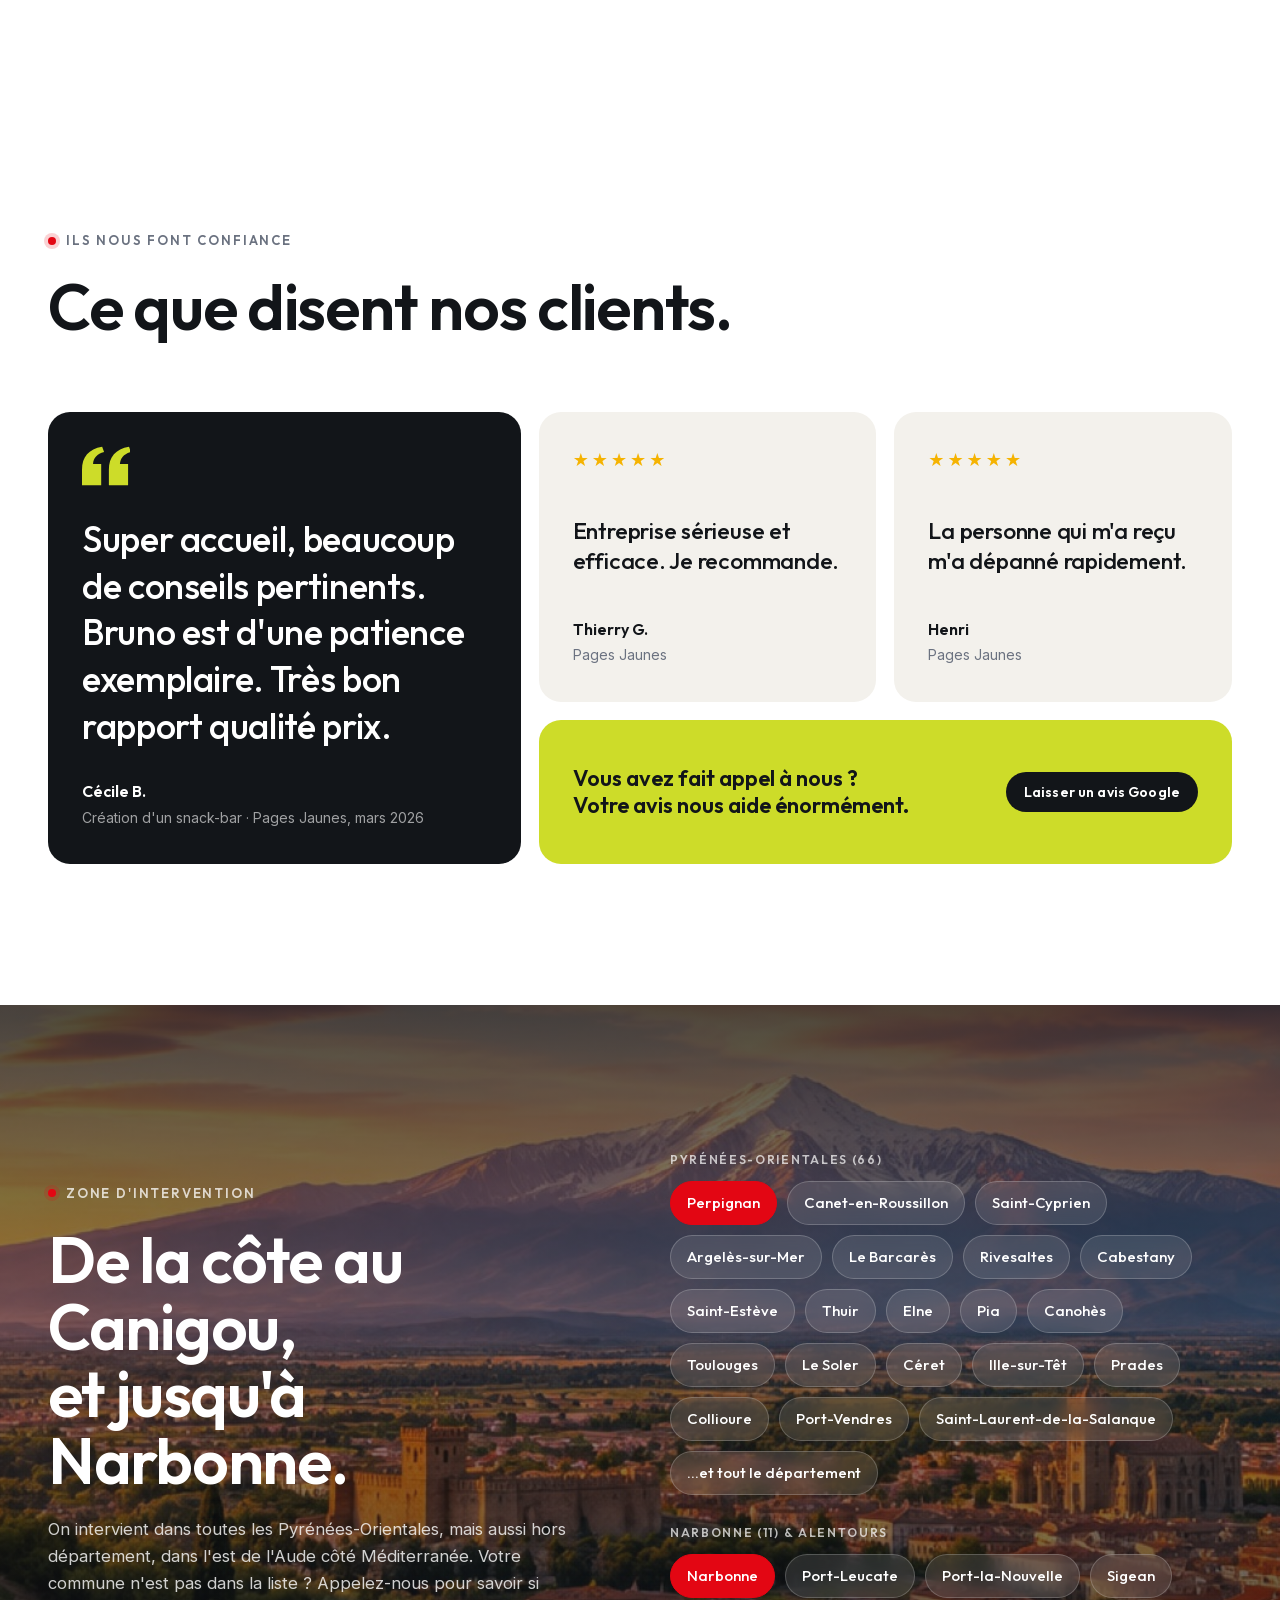
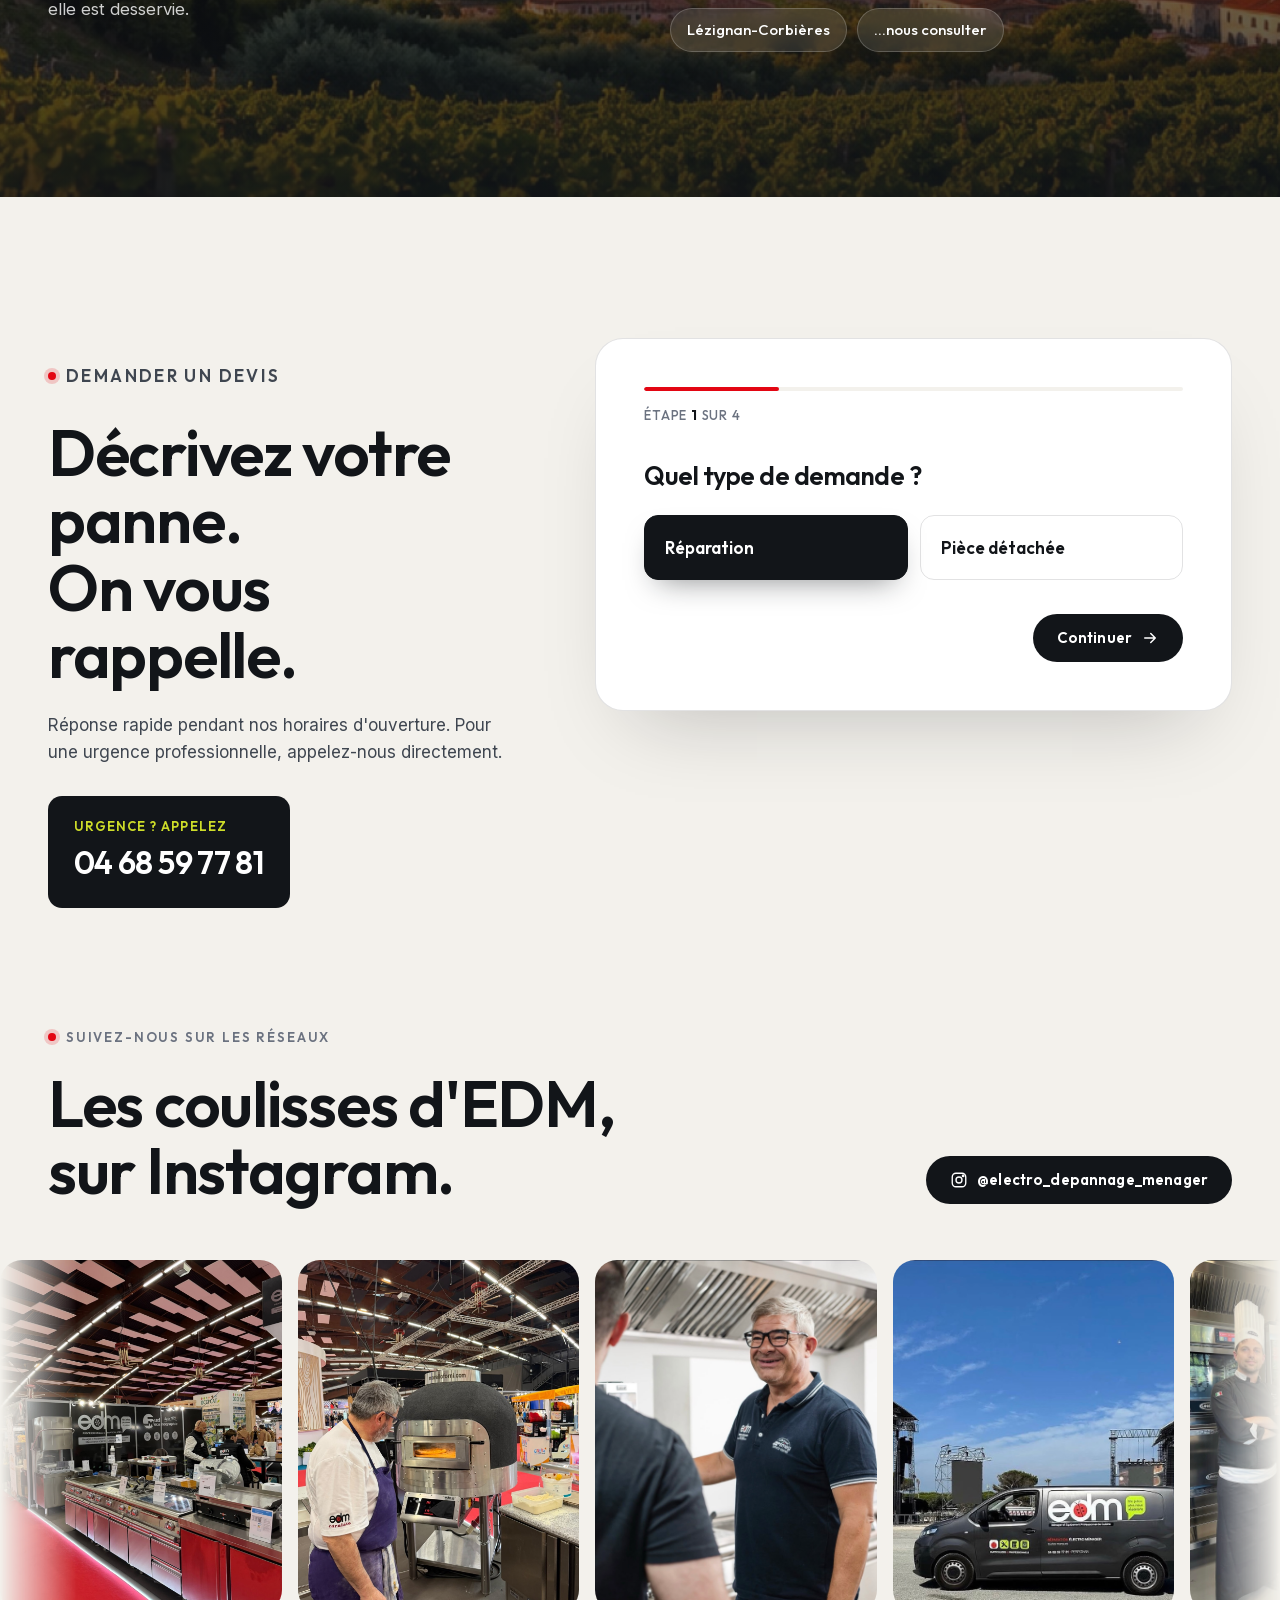
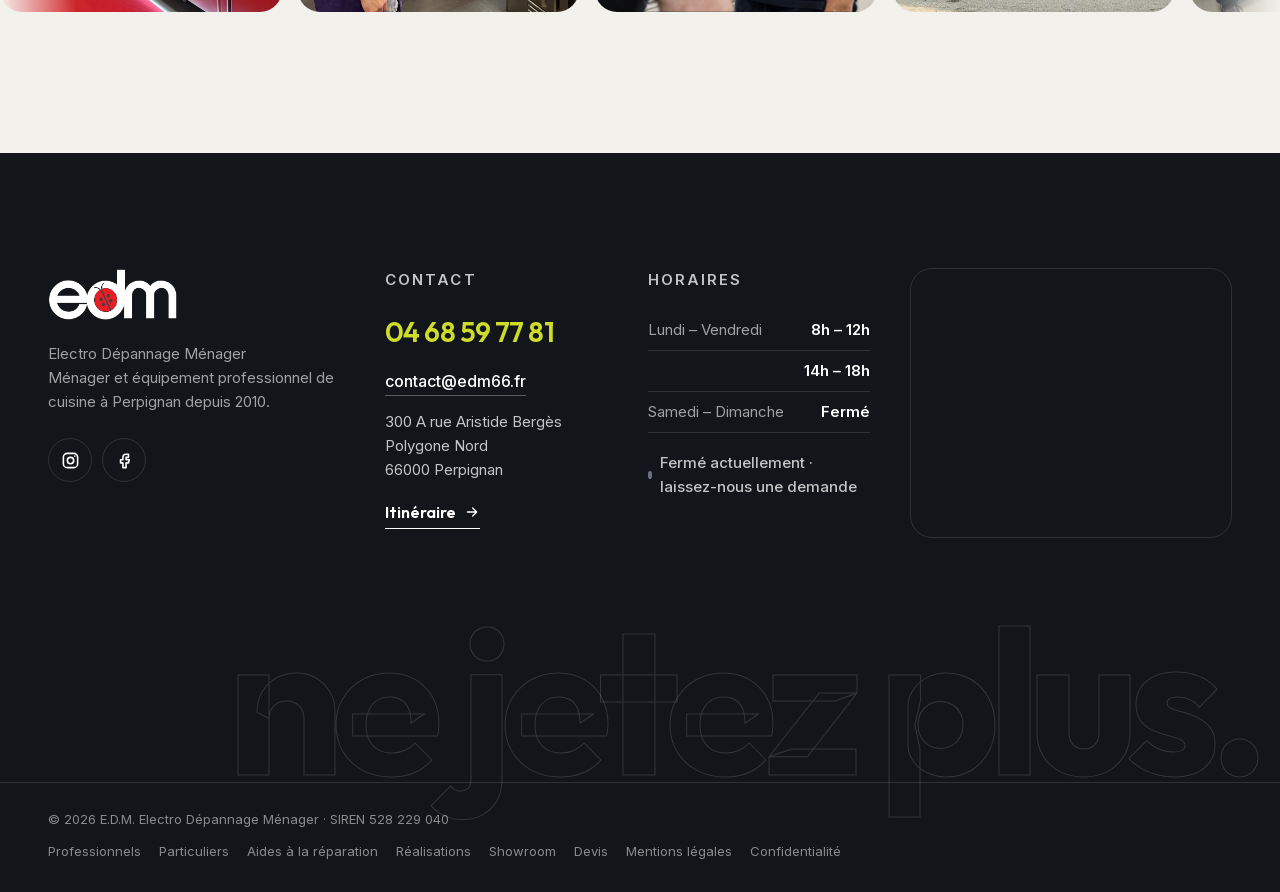
<file: particuliers.html>
<!doctype html>
<html lang="fr">
<head>
  <meta charset="utf-8">
  <meta name="viewport" content="width=device-width, initial-scale=1">
  <title>Réparation électroménager à Perpignan · Particuliers · EDM</title>
  <meta name="description" content="Réparation d'électroménager toutes marques à Perpignan, à domicile ou en atelier : lave-linge, four, frigo, lave-vaisselle. Devis atelier dès 20 €, bonus réparation QualiRépar.">
  <meta name="robots" content="index, follow">
  <link rel="canonical" href="https://electro-depannage-menager.com/particuliers.html">
  <meta name="theme-color" content="#121519">
  <meta property="og:type" content="website">
  <meta property="og:site_name" content="EDM Electro Dépannage Ménager">
  <meta property="og:locale" content="fr_FR">
  <meta property="og:url" content="https://electro-depannage-menager.com/particuliers.html">
  <meta property="og:title" content="Réparation électroménager à Perpignan · Particuliers · EDM">
  <meta property="og:description" content="Réparation d'électroménager toutes marques à Perpignan, à domicile ou en atelier : lave-linge, four, frigo, lave-vaisselle. Devis atelier dès 20 €, bonus réparation QualiRépar.">
  <meta property="og:image" content="https://electro-depannage-menager.com/assets/og/og-accueil.jpg">
  <meta property="og:image:width" content="1200">
  <meta property="og:image:height" content="630">
  <meta property="og:image:alt" content="Bruno Simarro, gérant d'EDM, devant un four mixte professionnel">
  <meta name="twitter:card" content="summary_large_image">
  <meta name="twitter:title" content="Réparation électroménager à Perpignan · Particuliers · EDM">
  <meta name="twitter:description" content="Réparation d'électroménager toutes marques à Perpignan, à domicile ou en atelier : lave-linge, four, frigo, lave-vaisselle. Devis atelier dès 20 €, bonus réparation QualiRépar.">
  <meta name="twitter:image" content="https://electro-depannage-menager.com/assets/og/og-accueil.jpg">
  <link rel="icon" href="favicon.ico" sizes="48x48">
  <link rel="icon" href="favicon-32x32.png" type="image/png" sizes="32x32">
  <link rel="icon" href="favicon-16x16.png" type="image/png" sizes="16x16">
  <link rel="apple-touch-icon" href="apple-touch-icon.png">
  <link rel="manifest" href="site.webmanifest">
  <script>document.documentElement.classList.add('js');document.documentElement.style.setProperty("--vh",innerHeight/100+"px");try{var w=sessionStorage.getItem("edm-wipe");if(w){sessionStorage.removeItem("edm-wipe");if(!matchMedia("(prefers-reduced-motion: reduce)").matches)document.documentElement.classList.add("wipe-in","wipe-"+w)}}catch(e){}setTimeout(function(){document.body&&document.body.classList.add('loaded')},2500)</script>
  <link rel="preload" href="assets/fonts/outfit-latin.woff2" as="font" type="font/woff2" crossorigin>
  <link rel="stylesheet" href="assets/style.css">
  <script type="application/ld+json">
{
  "@context": "https://schema.org",
  "@graph": [
    {
      "@type": "WebPage",
      "@id": "https://electro-depannage-menager.com/particuliers.html#page",
      "url": "https://electro-depannage-menager.com/particuliers.html",
      "name": "Réparation électroménager à Perpignan · Particuliers · EDM",
      "description": "Réparation d'électroménager toutes marques à Perpignan, à domicile ou en atelier : lave-linge, four, frigo, lave-vaisselle. Devis atelier dès 20 €, bonus réparation QualiRépar.",
      "inLanguage": "fr-FR",
      "isPartOf": {
        "@id": "https://electro-depannage-menager.com/#site"
      },
      "about": {
        "@id": "https://electro-depannage-menager.com/#entreprise"
      }
    },
    {
      "@type": "BreadcrumbList",
      "itemListElement": [
        {
          "@type": "ListItem",
          "position": 1,
          "name": "Accueil",
          "item": "https://electro-depannage-menager.com/"
        },
        {
          "@type": "ListItem",
          "position": 2,
          "name": "Particuliers",
          "item": "https://electro-depannage-menager.com/particuliers.html"
        }
      ]
    }
  ]
}
  </script>
</head>
<body class="page-part">

<!-- Loader -->
<div class="loader" aria-hidden="true">
  <div class="loader__logo"><img src="assets/brand/edm-white.png" alt=""></div>
  <div class="loader__bar"><span></span></div>
</div>

<!-- Header -->
<header class="nav" id="top">
  <div class="nav__inner container">
    <a href="./" class="brand" aria-label="EDM, accueil">
      <img src="assets/brand/edm-white.png" alt="edm" class="brand__logo">
    </a>
    <nav class="aud" aria-label="Votre espace">
      <a href="particuliers.html" class="aud__tab" data-aud="part" aria-current="page">Particuliers</a>
      <a href="professionnels.html" class="aud__tab" data-aud="pro">Professionnels</a>
    </nav>
    <nav class="nav__links" aria-label="Navigation de la page">
      <a href="#services">Réparations</a>
      <a href="#aides">Aides</a>
      <a href="#atelier">Magasin</a>
    </nav>
    <div class="nav__cta">
      <a href="tel:+33468597781" class="nav__phone"><svg viewBox="0 0 24 24" aria-hidden="true"><path d="M6.6 10.8a15.1 15.1 0 0 0 6.6 6.6l2.2-2.2c.3-.3.7-.4 1-.2 1.1.4 2.3.6 3.6.6.6 0 1 .4 1 1V20c0 .6-.4 1-1 1A17 17 0 0 1 3 4c0-.6.4-1 1-1h3.5c.6 0 1 .4 1 1 0 1.3.2 2.5.6 3.6.1.3 0 .7-.2 1z"/></svg><span>04 68 59 77 81</span></a>
      <a href="#devis" class="btn btn--red btn--sm">Demander un devis</a>
      <button class="burger" aria-label="Ouvrir le menu" aria-expanded="false"><span></span><span></span></button>
    </div>
  </div>
</header>

<div class="mobile-menu" aria-hidden="true">
  <nav>
    <a href="#services">Ce que l'on répare</a>
    <a href="#aides">Aides à la réparation</a>
    <a href="#methode">Comment ça marche</a>
    <a href="#atelier">Le magasin</a>
    <a href="#avis">Avis clients</a>
    <a href="#zone">Nous trouver</a>
    <a href="#devis">Devis</a>
    <a href="professionnels.html" data-aud="pro">Espace professionnels →</a>
  </nav>
  <a href="tel:+33468597781" class="btn btn--lime">Appeler le 04 68 59 77 81</a>
</div>

<main>

<!-- ESPACE PARTICULIERS -->
<section class="space-hero space-hero--part">
  <div class="container">
    <div class="space-hero__grid">
      <div class="reveal">
        <nav class="crumbs" aria-label="Fil d'Ariane"><a href="./">Accueil</a><span aria-hidden="true">/</span><span aria-current="page">Particuliers</span></nav>
        <p class="eyebrow"><span class="dot"></span> Espace particuliers</p>
        <h1 class="space-hero__title">Ne jetez plus, <em>nous réparons.</em></h1>
        <p class="space-hero__lead">Lave-linge, four, frigo, lave-vaisselle, petit électroménager&nbsp;: toutes marques, chez vous ou dans notre atelier de Perpignan.</p>
        <div class="hero__actions">
          <a href="#devis" class="btn btn--red btn--lg">Demander un devis <svg viewBox="0 0 24 24" aria-hidden="true"><path d="M5 12h14M13 6l6 6-6 6"/></svg></a>
          <a href="tel:+33468597781" class="btn btn--dark btn--lg">04 68 59 77 81</a>
        </div>
      </div>
      <div class="space-hero__visual reveal">
        <figure class="space-hero__photo"><img src="assets/img/real/equipe-atelier.jpg" alt="Deux techniciens EDM déplacent un lave-linge dans l'atelier" fetchpriority="high"></figure>
        <div class="space-hero__badge"><i>3 mois</i><span><b>Garantie</b><small>sur nos réparations</small></span></div>
      </div>
    </div>
    <ul class="quick reveal" aria-label="Accès rapide">
      <li><a href="#services">Ce que l'on répare</a></li>
      <li><a href="#services">Devis atelier dès 20&nbsp;€</a></li>
      <li><a href="#aides">Aides de l'État</a></li>
      <li><a href="#methode">Comment ça marche</a></li>
      <li><a href="#atelier">Le magasin</a></li>
    </ul>
  </div>
</section>

<!-- BRANDS -->
<section class="brands" id="marques" aria-label="Marques d'électroménager réparées">
  <p class="brands__label">Électroménager · toutes marques, dont</p>
  <div class="brands__viewport">
    <div class="brands__track">
      <div class="brands__group"><img src="assets/brands/bosch.jpg" alt="Bosch"><img src="assets/brands/siemens.jpg" alt="Siemens"><img src="assets/brands/miele.svg" alt="Miele" class="is-svg"><img src="assets/brands/smeg.svg" alt="Smeg" class="is-svg"><img src="assets/brands/gaggenau.jpg" alt="Gaggenau"><img src="assets/brands/liebherr.jpg" alt="Liebherr"><img src="assets/brands/whirlpool.jpg" alt="Whirlpool"><img src="assets/brands/electrolux.jpg" alt="Electrolux"><img src="assets/brands/samsung.svg" alt="Samsung" class="is-svg"><img src="assets/brands/brandt.jpg" alt="Brandt"><img src="assets/brands/beko.jpg" alt="Beko"><img src="assets/brands/indesit.jpg" alt="Indesit"><img src="assets/brands/candy.jpg" alt="Candy"><img src="assets/brands/rosieres.jpg" alt="Rosières"><img src="assets/brands/fagor.jpg" alt="Fagor"><img src="assets/brands/campingaz.jpg" alt="Campingaz"></div>
      <div class="brands__group" aria-hidden="true"><img src="assets/brands/bosch.jpg" alt=""><img src="assets/brands/siemens.jpg" alt=""><img src="assets/brands/miele.svg" alt="" class="is-svg"><img src="assets/brands/smeg.svg" alt="" class="is-svg"><img src="assets/brands/gaggenau.jpg" alt=""><img src="assets/brands/liebherr.jpg" alt=""><img src="assets/brands/whirlpool.jpg" alt=""><img src="assets/brands/electrolux.jpg" alt=""><img src="assets/brands/samsung.svg" alt="" class="is-svg"><img src="assets/brands/brandt.jpg" alt=""><img src="assets/brands/beko.jpg" alt=""><img src="assets/brands/indesit.jpg" alt=""><img src="assets/brands/candy.jpg" alt=""><img src="assets/brands/rosieres.jpg" alt=""><img src="assets/brands/fagor.jpg" alt=""><img src="assets/brands/campingaz.jpg" alt=""></div>
    </div>
  </div>
</section>

<!-- SERVICES PARTICULIERS -->
<section class="services section section--paper" id="services">
  <div class="container">
    <div class="section-head reveal">
      <p class="eyebrow"><span class="dot"></span> Particuliers</p>
      <h2 class="h2">Tout ce qui chauffe, lave, refroidit ou aspire&nbsp;: <span class="hl">on le répare.</span></h2>
      <p class="section-head__sub">Gros et petit électroménager, encastrable ou pose libre, entrée de gamme ou haut de gamme.</p>
    </div>

    <div class="bento">
      <article class="card card--xl reveal">
        <img src="assets/img/app/four.jpg" alt="Four encastrable ouvert dans une cuisine" loading="lazy">
        <div class="card__body">
          <span class="tag">Cuisson</span>
          <h3>Fours, plaques &amp; hottes</h3>
          <p>Four, four vapeur, plaque induction, vitrocéramique, gaz, hotte aspirante, cuisinière.</p>
        </div>
      </article>
      <article class="card reveal">
        <img src="assets/img/app/lave-linge.jpg" alt="Lave-linge hublot ouvert" loading="lazy">
        <div class="card__body">
          <span class="tag">Lavage</span>
          <h3>Lave-linge, sèche-linge, lave-vaisselle</h3>
          <p>Fuite, vidange, tambour, carte électronique.</p>
        </div>
      </article>
      <article class="card reveal">
        <img src="assets/img/app/frigo.jpg" alt="Réfrigérateur américain ouvert" loading="lazy">
        <div class="card__body">
          <span class="tag">Froid</span>
          <h3>Frigo, frigo américain &amp; congélateur</h3>
          <p>Nos frigoristes traitent compresseur, gaz, thermostat, givre.</p>
        </div>
      </article>
      <article class="card reveal">
        <img src="assets/img/real/magasin-cave.jpg" alt="Présentoir de cave à vin au magasin EDM" loading="lazy">
        <div class="card__body">
          <span class="tag">Froid</span>
          <h3>Caves à vin</h3>
          <p>Vente, réparation, régulation de température.</p>
        </div>
      </article>
      <article class="card reveal">
        <img src="assets/img/app/cafe.jpg" alt="Machine à café en réparation sur un établi" loading="lazy">
        <div class="card__body">
          <span class="tag">Petit électroménager</span>
          <h3>Machines à café, centrales vapeur, robots</h3>
          <p>Déposez-le au magasin, on s'occupe du reste.</p>
        </div>
      </article>
      <article class="card card--wide card--price reveal">
        <div class="price">
          <div class="price__text">
            <span class="tag tag--lime">Devis en atelier</span>
            <h3>Apportez votre appareil quand vous voulez.</h3>
            <p>Sans rendez-vous, aux horaires d'ouverture du magasin.</p>
            <ul class="price__info"><li><svg viewBox="0 0 24 24" aria-hidden="true"><path d="M12 21s-7-6.2-7-11.5A7 7 0 0 1 19 9.5C19 14.8 12 21 12 21z"/><circle cx="12" cy="9.5" r="2.5"/></svg>300 A rue Aristide Bergès, Polygone Nord, 66000 Perpignan</li><li><svg viewBox="0 0 24 24" aria-hidden="true"><circle cx="12" cy="12" r="9"/><path d="M12 7v5l3 2"/></svg>Du lundi au vendredi · 8h – 12h et 14h – 18h</li></ul>
          </div>
          <div class="price__grid">
            <div><small>Petit électroménager</small><b>20&nbsp;€</b></div>
            <div><small>Gros électroménager</small><b>30&nbsp;€</b></div>
          </div>
        </div>
      </article>
    </div>

    <div class="perks reveal">
      <div class="perk"><i>01</i><div><b>Intervention rapide</b><span>à domicile dans tout le 66 et jusqu'à Narbonne</span></div></div>
      <div class="perk"><i>02</i><div><b>Pièces sous 24h</b><span>selon disponibilité fournisseur</span></div></div>
      <div class="perk"><i>03</i><div><b>Appareil prêté</b><span>si immobilisation de plus de 8 jours*</span></div></div>
      <div class="perk"><i>04</i><div><b>Garantie 3 mois</b><span>en cas de panne de même nature</span></div></div>
    </div>
    <p class="fineprint">* gros électroménager, suivant disponibilité.</p>
  </div>
</section>

<!-- AIDES (particuliers) -->
<section class="eco section section--dark" id="aides">
  <div class="eco__media"><img src="assets/img/real/facade.jpg" alt="" loading="lazy"></div>
  <div class="container eco__inner">
    <div class="eco__text reveal">
      <img class="eco__bubble" src="assets/brand/bulle-reparons.png" alt="Ne jetez plus, nous réparons">
      <p class="eyebrow eyebrow--light"><span class="dot"></span> Particuliers · aides de l'État</p>
      <h2 class="h2">Profitez du <span class="hl-lime">bonus réparation QualiRépar.</span></h2>
      <p>L'État finance une partie de la réparation de vos appareils hors garantie avec le <b>bonus réparation</b> (fonds QualiRépar). EDM étant <b>réparateur labellisé QualiRépar</b>, l'aide est <b>déduite directement de votre facture</b> : pas de dossier, pas d'avance de frais.</p>
      <ul class="aides">
        <li><b>Jusqu'à 50&nbsp;€</b><span>sur la réparation d'un lave-linge</span></li>
        <li><b>Déduit sur place</b><span>directement sur votre facture</span></li>
        <li><b>0 démarche</b><span>on s'occupe de tout</span></li>
      </ul>
      <p class="aides__note">Montant variable selon l'appareil. Conditions sur <a href="https://www.label-qualirepar.fr/" target="_blank" rel="noopener">label-qualirepar.fr</a>.</p>
      <div class="labels">
        <span class="label">QualiRépar</span>
        <span class="label">Répar'acteurs Occitanie</span>
        <span class="label">Réseau GASEL</span>
      </div>
    </div>
  </div>
</section>

<!-- METHODE -->
<section class="method section section--paper" id="methode">
  <div class="container">
    <div class="section-head reveal">
      <p class="eyebrow"><span class="dot"></span> Comment ça marche</p>
      <h2 class="h2">De la panne à l'appareil réparé, en 4 étapes claires.</h2>
    </div>
    <ol class="steps">
      <li class="step reveal">
        <span class="step__n">1</span>
        <svg class="step__ico" viewBox="0 0 24 24" aria-hidden="true"><path d="M6.6 10.8a15.1 15.1 0 0 0 6.6 6.6l2.2-2.2c.3-.3.7-.4 1-.2 1.1.4 2.3.6 3.6.6.6 0 1 .4 1 1V20c0 .6-.4 1-1 1A17 17 0 0 1 3 4c0-.6.4-1 1-1h3.5c.6 0 1 .4 1 1 0 1.3.2 2.5.6 3.6.1.3 0 .7-.2 1z"/></svg>
        <h3>Vous décrivez la panne</h3>
        <p>Par téléphone ou via notre formulaire, avec une photo de la plaque signalétique si possible.</p>
        <span class="step__tag">2 minutes</span>
      </li>
      <li class="step reveal">
        <span class="step__n">2</span>
        <svg class="step__ico" viewBox="0 0 24 24" aria-hidden="true"><rect x="5" y="4" width="14" height="17" rx="2"/><path d="M9 4V3h6v1M9 10h6M9 14h6M9 18h3"/></svg>
        <h3>Diagnostic &amp; devis</h3>
        <p>Un technicien établit le diagnostic et vous remet un devis clair avant toute réparation.</p>
        <span class="step__tag">Devis avant réparation</span>
      </li>
      <li class="step reveal">
        <span class="step__n">3</span>
        <svg class="step__ico" viewBox="0 0 24 24" aria-hidden="true"><path d="M14.7 6.3a4 4 0 0 0-5.4 5.2L3 17.8V21h3.2l6.3-6.3a4 4 0 0 0 5.2-5.4l-2.5 2.5-2.4-.6-.6-2.4z"/></svg>
        <h3>Réparation</h3>
        <p>À domicile, sur site ou en atelier, avec des pièces certifiées constructeur.</p>
        <span class="step__tag">Pièces d'origine</span>
      </li>
      <li class="step step--final reveal">
        <span class="step__n">4</span>
        <svg class="step__ico" viewBox="0 0 24 24" aria-hidden="true"><path d="M12 3l7 3v5c0 4.5-3 8.3-7 10-4-1.7-7-5.5-7-10V6z"/><path d="M9 12l2 2 4-4"/></svg>
        <h3>Garantie 3 mois</h3>
        <p>Votre réparation est garantie. Avec QualiRépar, le bonus réparation est déduit de votre facture.</p>
        <span class="step__tag">QualiRépar</span>
      </li>
    </ol>
    <div class="method__cta reveal">
      <a href="#devis" class="btn btn--red btn--lg">Décrire ma panne <svg viewBox="0 0 24 24" aria-hidden="true"><path d="M5 12h14M13 6l6 6-6 6"/></svg></a>
      <span>Sans engagement · réponse rapide</span>
    </div>
  </div>
</section>

<!-- MAGASIN -->
<section class="shop section section--paper" id="atelier">
  <div class="container shop__grid">
    <div class="shop__media reveal">
      <figure class="shop__main"><img src="assets/img/real/magasin-cave.jpg" alt="Le magasin EDM : présentoir de caves à vin et accessoires" loading="lazy"></figure>
      <figure class="shop__float"><img src="assets/img/real/bruno-comptoir.jpg" alt="Bruno au comptoir du magasin EDM" loading="lazy" style="object-position:center 52%"></figure>
    </div>
    <div class="shop__text reveal">
      <p class="eyebrow"><span class="dot"></span> Magasin &amp; atelier</p>
      <h2 class="h2">Vente, pièces détachées et accessoires certifiés constructeur.</h2>
      <p>Joint de hublot, résistance, filtre, courroie, sac d'aspirateur, carafe… Passez au magasin ou appelez-nous avec la référence de votre appareil : on trouve la bonne pièce et on peut la commander.</p>
      <ul class="checks">
        <li>Comptoir ouvert du lundi au vendredi</li>
        <li>Vente d'électroménager, caves à vin &amp; accessoires</li>
        <li>Dépôt de votre petit électroménager en atelier</li>
        <li>Conseil technique sur place</li>
      </ul>
      <a href="showroom.html" class="link-arrow shop__link">Découvrir le showroom équipement pro <svg viewBox="0 0 24 24" aria-hidden="true"><path d="M5 12h14M13 6l6 6-6 6"/></svg></a>
      <div class="shop__addr">
        <div><small>Adresse</small><b>300 A rue Aristide Bergès<br>Polygone Nord · 66000 Perpignan</b></div>
        <div><small>Horaires</small><b>Lun.–Ven. 8h–12h · 14h–18h</b></div>
      </div>
    </div>
  </div>
</section>

<!-- BRUNO -->
<section class="expert section section--dark" id="bruno">
  <div class="container expert__grid">
    <div class="expert__media reveal">
      <figure class="expert__main"><img src="assets/img/real/bruno-concours.jpg" alt="Bruno Simarro au Concours du Meilleur Technicien du Groupe SEB" loading="lazy"></figure>
      <figure class="expert__second"><img src="assets/img/real/polo-edm.jpg" alt="Le polo EDM, vente et réparation" loading="lazy"></figure>
      <div class="expert__medal">
        <b>1<sup>er</sup></b>
        <span>technicien<br>d'Occitanie</span>
      </div>
    </div>
    <div class="expert__text reveal">
      <p class="eyebrow eyebrow--light"><span class="dot"></span> Notre expert</p>
      <h2 class="h2">Bruno, un des meilleurs <span class="hl-lime">techniciens de France.</span></h2>
      <p class="expert__lead">Fondateur et gérant d'EDM, Bruno Simarro a été sacré <b>1<sup>er</sup> technicien de la région Occitanie</b> et a terminé <b>9<sup>e</sup> au niveau national</b> au Concours du Meilleur Technicien du Groupe SEB.</p>
      <blockquote class="expert__quote">«&nbsp;Chez EDM, nous sommes fiers de vous offrir les meilleures solutions en réparation pour les particuliers, et en installation &amp; réparation pour les professionnels du CHR.&nbsp;»</blockquote>
      <div class="expert__facts">
        <div><b>1<sup>er</sup></b><span>Région Occitanie</span></div>
        <div><b>9<sup>e</sup></b><span>Classement national</span></div>
        <div><b>30</b><span>ans d'expérience</span></div>
      </div>
      <p class="expert__brands">Concours Groupe SEB · Tefal · Calor · SEB · Rowenta · Moulinex · Krups · Lagostina</p>
    </div>
  </div>
</section>

<!-- EQUIPE -->
<section class="team section" id="equipe">
  <div class="container">
    <div class="team__head">
      <div class="section-head reveal">
        <p class="eyebrow"><span class="dot"></span> L'équipe EDM</p>
        <h2 class="h2">Des visages, pas un<br>centre d'appels.</h2>
      </div>
      <p class="team__intro reveal">À l'accueil, au téléphone, à l'atelier ou chez vous : une équipe locale qui connaît ses clients par leur prénom. Des techniciens frigoristes aux spécialistes de la cuisine pro, chacun a sa spécialité, et tout le monde a la même règle : on répare d'abord.</p>
    </div>
    <div class="team__grid">
      <figure class="tile tile--tall reveal"><img src="assets/img/real/bruno-comptoir.jpg" alt="Bruno au comptoir EDM" loading="lazy"><figcaption>Conseil au comptoir</figcaption></figure>
      <figure class="tile tile--tall reveal"><img src="assets/img/real/equipe-atelier.jpg" alt="Deux techniciens EDM déplacent un lave-linge dans l'entrepôt" loading="lazy"><figcaption>Atelier &amp; logistique</figcaption></figure>
      <figure class="tile reveal"><img src="assets/img/real/accueil-casque.jpg" alt="Standardiste EDM au téléphone" loading="lazy"><figcaption>Prise de rendez-vous</figcaption></figure>
      <figure class="tile tile--tall reveal"><img src="assets/img/real/bruno-atelier.jpg" alt="Bruno dans l'atelier de formation EDM" loading="lazy"><figcaption>Formation à l'atelier</figcaption></figure>
      <figure class="tile reveal"><img src="assets/img/real/equipe-bureau.jpg" alt="Technicien EDM au bureau planifiant les interventions" loading="lazy"><figcaption>Suivi des interventions</figcaption></figure>
    </div>
  </div>
</section>

<!-- AVIS -->
<section class="reviews section" id="avis">
  <div class="container">
    <div class="section-head reveal">
      <p class="eyebrow"><span class="dot"></span> Ils nous font confiance</p>
      <h2 class="h2">Ce que disent nos clients.</h2>
    </div>
    <div class="reviews__grid">
      <figure class="review review--big reveal">
        <svg class="review__q" viewBox="0 0 40 32" aria-hidden="true"><path d="M0 32V19.2C0 8.5 5.6 1.9 16.8 0l1.6 4.4C12.5 6 9.6 9.4 9.2 14.4H16V32H0zm22.4 0V19.2C22.4 8.5 28 1.9 39.2 0l1.6 4.4c-5.9 1.6-8.8 5-9.2 10H38.4V32h-16z"/></svg>
        <blockquote>Super accueil, beaucoup de conseils pertinents. Bruno est d'une patience exemplaire. Très bon rapport qualité prix.</blockquote>
        <figcaption><b>Cécile B.</b><span>Création d'un snack-bar · Pages Jaunes, mars 2026</span></figcaption>
      </figure>
      <figure class="review reveal">
        <div class="stars" aria-label="5 sur 5">★★★★★</div>
        <blockquote>Entreprise sérieuse et efficace. Je recommande.</blockquote>
        <figcaption><b>Thierry G.</b><span>Pages Jaunes</span></figcaption>
      </figure>
      <figure class="review reveal">
        <div class="stars" aria-label="5 sur 5">★★★★★</div>
        <blockquote>La personne qui m'a reçu m'a dépanné rapidement.</blockquote>
        <figcaption><b>Henri</b><span>Pages Jaunes</span></figcaption>
      </figure>
      <div class="review review--cta reveal">
        <p>Vous avez fait appel à nous&nbsp;?<br>Votre avis nous aide énormément.</p>
        <a class="btn btn--dark btn--sm" href="https://www.google.com/maps/search/?api=1&query=Electro+D%C3%A9pannage+M%C3%A9nager+300+rue+Aristide+Berg%C3%A8s+Perpignan" target="_blank" rel="noopener">Laisser un avis Google</a>
      </div>
    </div>
  </div>
</section>

<!-- ZONE -->
<section class="zone" id="zone">
  <img class="zone__bg" src="assets/img/canigou.jpg" alt="" loading="lazy">
  <div class="zone__shade"></div>
  <div class="container zone__inner">
    <div class="reveal">
      <p class="eyebrow eyebrow--light"><span class="dot"></span> Zone d'intervention</p>
      <h2 class="h2">De la côte au Canigou,<br>et jusqu'à Narbonne.</h2>
      <p class="zone__lead">On intervient dans toutes les Pyrénées-Orientales, mais aussi hors département, dans l'est de l'Aude côté Méditerranée. Votre commune n'est pas dans la liste&nbsp;? Appelez-nous pour savoir si elle est desservie.</p>
    </div>
    <div class="zone__lists reveal">
      <p class="zone__label">Pyrénées-Orientales (66)</p>
      <ul class="towns">
        <li>Perpignan</li><li>Canet-en-Roussillon</li><li>Saint-Cyprien</li><li>Argelès-sur-Mer</li><li>Le Barcarès</li><li>Rivesaltes</li><li>Cabestany</li><li>Saint-Estève</li><li>Thuir</li><li>Elne</li><li>Pia</li><li>Canohès</li><li>Toulouges</li><li>Le Soler</li><li>Céret</li><li>Ille-sur-Têt</li><li>Prades</li><li>Collioure</li><li>Port-Vendres</li><li>Saint-Laurent-de-la-Salanque</li><li>…et tout le département</li>
      </ul>
      <p class="zone__label">Narbonne (11) &amp; alentours</p>
      <ul class="towns">
        <li>Narbonne</li><li>Port-Leucate</li><li>Port-la-Nouvelle</li><li>Sigean</li><li>Lézignan-Corbières</li><li>…nous consulter</li>
      </ul>
    </div>
  </div>
</section>

<!-- DEVIS -->
<section class="quote section" id="devis">
  <div class="container quote__grid">
    <aside class="quote__aside reveal">
      <p class="eyebrow"><span class="dot"></span> Demander un devis</p>
      <h2 class="h2">Décrivez votre panne.<br>On vous rappelle.</h2>
      <p>Réponse rapide pendant nos horaires d'ouverture. Pour une urgence professionnelle, appelez-nous directement.</p>
      <a href="tel:+33468597781" class="quote__phone">
        <small>Urgence ? Appelez</small>
        <b>04 68 59 77 81</b>
      </a>
    </aside>

    <form class="form reveal" id="devis-form" action="/api/devis" method="POST" enctype="multipart/form-data" novalidate>
      <input type="text" name="_honey" class="hp" tabindex="-1" autocomplete="off">

      <div class="form__progress"><span></span></div>
      <p class="form__count">Étape <b>1</b> sur 4</p>

      <fieldset class="fstep is-active" data-step="1">
        <input type="hidden" name="Profil" value="Particulier">
        <legend>Quel type de demande&nbsp;?</legend>
        <div class="choice choice--2" data-group="part">
          <label><input type="radio" name="Demande" value="Réparation / dépannage" checked><span><b>Réparation</b></span></label>
          <label><input type="radio" name="Demande" value="Pièce détachée"><span><b>Pièce détachée</b></span></label>
        </div>
        <div class="choice choice--2" data-group="pro" hidden>
          <label><input type="radio" name="Demande" value="Réparation / dépannage"><span><b>Réparation</b></span></label>
          <label><input type="radio" name="Demande" value="Projet"><span><b>Projet</b></span></label>
        </div>
      </fieldset>

      <fieldset class="fstep" data-step="2">
        <legend>Quel appareil&nbsp;?</legend>
        <div class="chips" data-for="Appareil" data-group="part">
          <label><input type="radio" name="Appareil" value="Lave-linge"><span>Lave-linge</span></label>
          <label><input type="radio" name="Appareil" value="Sèche-linge"><span>Sèche-linge</span></label>
          <label><input type="radio" name="Appareil" value="Lave-vaisselle"><span>Lave-vaisselle</span></label>
          <label><input type="radio" name="Appareil" value="Réfrigérateur / congélateur"><span>Frigo / congélateur</span></label>
          <label><input type="radio" name="Appareil" value="Frigo américain"><span>Frigo américain</span></label>
          <label><input type="radio" name="Appareil" value="Four"><span>Four</span></label>
          <label><input type="radio" name="Appareil" value="Plaque de cuisson"><span>Plaque de cuisson</span></label>
          <label><input type="radio" name="Appareil" value="Hotte"><span>Hotte</span></label>
          <label><input type="radio" name="Appareil" value="Cave à vin"><span>Cave à vin</span></label>
          <label><input type="radio" name="Appareil" value="Petit électroménager"><span>Petit électroménager</span></label>
          <label><input type="radio" name="Appareil" value="Autre"><span>Autre</span></label>
        </div>
        <div class="chips" data-for="Appareil" data-group="pro" hidden>
          <label><input type="radio" name="Appareil" value="Four mixte / four pro"><span>Four mixte</span></label>
          <label><input type="radio" name="Appareil" value="Four de boulangerie"><span>Four boulangerie</span></label>
          <label><input type="radio" name="Appareil" value="Plancha / fry-top"><span>Plancha</span></label>
          <label><input type="radio" name="Appareil" value="Friteuse"><span>Friteuse</span></label>
          <label><input type="radio" name="Appareil" value="Lave-vaisselle pro"><span>Lave-vaisselle pro</span></label>
          <label><input type="radio" name="Appareil" value="Machine à glace"><span>Machine à glace</span></label>
          <label><input type="radio" name="Appareil" value="Froid commercial"><span>Froid / chambre froide</span></label>
          <label><input type="radio" name="Appareil" value="Lave-linge pro"><span>Buanderie</span></label>
          <label><input type="radio" name="Appareil" value="Autre équipement pro"><span>Autre</span></label>
        </div>
        <div class="grid2 mt">
          <div class="field"><input type="text" name="Marque" id="f-marque" placeholder=" " autocomplete="off"><label for="f-marque">Marque</label></div>
          <div class="field"><input type="text" name="Modèle" id="f-modele" placeholder=" " autocomplete="off"><label for="f-modele">Modèle / référence (si connu)</label></div>
        </div>
      </fieldset>

      <fieldset class="fstep" data-step="3">
        <legend>Que se passe-t-il&nbsp;?</legend>
        <div class="field"><textarea name="Description" id="f-desc" rows="4" placeholder=" " required></textarea><label for="f-desc">Décrivez la panne ou votre besoin *</label></div>
        <label class="upload">
          <input type="file" name="attachment" accept="image/*">
          <span class="upload__ico"><svg viewBox="0 0 24 24" aria-hidden="true"><path d="M4 7h3l2-3h6l2 3h3v13H4z"/><circle cx="12" cy="13" r="4"/></svg></span>
          <span class="upload__txt"><b>Ajouter une photo</b><small>Plaque signalétique, code erreur, pièce abîmée…</small></span>
        </label>
        <legend class="mt">Où intervenir&nbsp;?</legend>
        <div class="choice choice--3">
          <label><input type="radio" name="Lieu" value="À domicile / sur site" checked><span><b>À domicile</b><small>ou sur site</small></span></label>
          <label><input type="radio" name="Lieu" value="Dépôt en atelier"><span><b>En atelier</b><small>je dépose l'appareil</small></span></label>
          <label><input type="radio" name="Lieu" value="Je ne sais pas"><span><b>À voir</b><small>conseillez-moi</small></span></label>
        </div>
      </fieldset>

      <fieldset class="fstep" data-step="4">
        <legend>Vos coordonnées</legend>
        <div class="grid2">
          <div class="field"><input type="text" name="Nom" id="f-nom" placeholder=" " required autocomplete="name"><label for="f-nom">Nom et prénom *</label></div>
          <div class="field"><input type="text" name="Établissement" id="f-etab" placeholder=" " autocomplete="organization"><label for="f-etab">Établissement (pros)</label></div>
          <div class="field"><input type="tel" name="Téléphone" id="f-tel" placeholder=" " required autocomplete="tel"><label for="f-tel">Téléphone *</label></div>
          <div class="field"><input type="email" name="email" id="f-mail" placeholder=" " autocomplete="email"><label for="f-mail">E-mail</label></div>
          <div class="field field--full"><input type="text" name="Commune" id="f-ville" placeholder=" " required autocomplete="address-level2"><label for="f-ville">Commune *</label></div>
        </div>
        <label class="consent"><input type="checkbox" name="Consentement" value="Oui" required><span>J'accepte que mes données soient utilisées pour traiter ma demande. Elles ne sont jamais revendues.</span></label>
      </fieldset>

      <div class="form__err" role="alert" hidden></div>
      <div class="form__nav">
        <button type="button" class="btn btn--ghost" data-prev hidden>Retour</button>
        <button type="button" class="btn btn--dark" data-next>Continuer <svg viewBox="0 0 24 24" aria-hidden="true"><path d="M5 12h14M13 6l6 6-6 6"/></svg></button>
        <button type="submit" class="btn btn--red" data-submit hidden>Envoyer ma demande <svg viewBox="0 0 24 24" aria-hidden="true"><path d="M5 12h14M13 6l6 6-6 6"/></svg></button>
      </div>
    </form>
  </div>
</section>

<!-- RESEAUX -->
<section class="insta section section--paper" id="reseaux" aria-labelledby="insta-title">
  <div class="container insta__head reveal">
    <div>
      <p class="eyebrow"><span class="dot"></span> Suivez-nous sur les réseaux</p>
      <h2 class="h2" id="insta-title">Les coulisses d'EDM,<br>sur Instagram.</h2>
    </div>
    <a class="btn btn--dark" href="https://www.instagram.com/electro_depannage_menager/" target="_blank" rel="noopener"><svg class="insta__ico" viewBox="0 0 24 24" aria-hidden="true"><rect x="3" y="3" width="18" height="18" rx="5"/><circle cx="12" cy="12" r="4"/><circle cx="17.5" cy="6.5" r="1"/></svg>@electro_depannage_menager</a>
  </div>
  <div class="insta__viewport" aria-label="Photos de notre compte Instagram">
    <div class="insta__track">
      <div class="insta__group"><a href="https://www.instagram.com/electro_depannage_menager/" target="_blank" rel="noopener"><img src="assets/img/real/salon-stand-edm.jpg" alt="Le stand EDM sur un salon professionnel" loading="lazy"></a><a href="https://www.instagram.com/electro_depannage_menager/" target="_blank" rel="noopener"><img src="assets/img/real/salon-four-pizza.jpg" alt="Four à pizza en démonstration sur un salon" loading="lazy"></a><a href="https://www.instagram.com/electro_depannage_menager/" target="_blank" rel="noopener"><img src="assets/img/real/bruno-sourire.jpg" alt="Bruno dans une cuisine professionnelle" loading="lazy"></a><a href="https://www.instagram.com/electro_depannage_menager/" target="_blank" rel="noopener"><img src="assets/img/real/camion-festival.jpg" alt="Le camion EDM au festival Les Déferlantes" loading="lazy"></a><a href="https://www.instagram.com/electro_depannage_menager/" target="_blank" rel="noopener"><img src="assets/img/real/bruno-unox-paris.jpg" alt="Bruno en formation Unox à Paris" loading="lazy"></a><a href="https://www.instagram.com/electro_depannage_menager/" target="_blank" rel="noopener"><img src="assets/img/real/equipe-bureau.jpg" alt="Planification des interventions" loading="lazy"></a><a href="https://www.instagram.com/electro_depannage_menager/" target="_blank" rel="noopener"><img src="assets/img/real/facade.jpg" alt="La façade EDM au Polygone Nord" loading="lazy"></a><a href="https://www.instagram.com/electro_depannage_menager/" target="_blank" rel="noopener"><img src="assets/img/real/bruno-concours.jpg" alt="Bruno au Concours du meilleur technicien" loading="lazy"></a><a href="https://www.instagram.com/electro_depannage_menager/" target="_blank" rel="noopener"><img src="assets/img/real/camion-noel.jpg" alt="Le camion EDM au marché de Noël du Barcarès" loading="lazy"></a><a href="https://www.instagram.com/electro_depannage_menager/" target="_blank" rel="noopener"><img src="assets/img/real/polo-edm.jpg" alt="Le polo EDM" loading="lazy"></a><a href="https://www.instagram.com/electro_depannage_menager/" target="_blank" rel="noopener"><img src="assets/img/real/magasin-cave.jpg" alt="Le magasin EDM" loading="lazy"></a><a href="https://www.instagram.com/electro_depannage_menager/" target="_blank" rel="noopener"><img src="assets/img/real/bruno-unox.jpg" alt="Installation d'un four Unox" loading="lazy"></a></div>
      <div class="insta__group" aria-hidden="true"><a href="https://www.instagram.com/electro_depannage_menager/" target="_blank" rel="noopener" tabindex="-1"><img src="assets/img/real/salon-stand-edm.jpg" alt="" loading="lazy"></a><a href="https://www.instagram.com/electro_depannage_menager/" target="_blank" rel="noopener" tabindex="-1"><img src="assets/img/real/salon-four-pizza.jpg" alt="" loading="lazy"></a><a href="https://www.instagram.com/electro_depannage_menager/" target="_blank" rel="noopener" tabindex="-1"><img src="assets/img/real/bruno-sourire.jpg" alt="" loading="lazy"></a><a href="https://www.instagram.com/electro_depannage_menager/" target="_blank" rel="noopener" tabindex="-1"><img src="assets/img/real/camion-festival.jpg" alt="" loading="lazy"></a><a href="https://www.instagram.com/electro_depannage_menager/" target="_blank" rel="noopener" tabindex="-1"><img src="assets/img/real/bruno-unox-paris.jpg" alt="" loading="lazy"></a><a href="https://www.instagram.com/electro_depannage_menager/" target="_blank" rel="noopener" tabindex="-1"><img src="assets/img/real/equipe-bureau.jpg" alt="" loading="lazy"></a><a href="https://www.instagram.com/electro_depannage_menager/" target="_blank" rel="noopener" tabindex="-1"><img src="assets/img/real/facade.jpg" alt="" loading="lazy"></a><a href="https://www.instagram.com/electro_depannage_menager/" target="_blank" rel="noopener" tabindex="-1"><img src="assets/img/real/bruno-concours.jpg" alt="" loading="lazy"></a><a href="https://www.instagram.com/electro_depannage_menager/" target="_blank" rel="noopener" tabindex="-1"><img src="assets/img/real/camion-noel.jpg" alt="" loading="lazy"></a><a href="https://www.instagram.com/electro_depannage_menager/" target="_blank" rel="noopener" tabindex="-1"><img src="assets/img/real/polo-edm.jpg" alt="" loading="lazy"></a><a href="https://www.instagram.com/electro_depannage_menager/" target="_blank" rel="noopener" tabindex="-1"><img src="assets/img/real/magasin-cave.jpg" alt="" loading="lazy"></a><a href="https://www.instagram.com/electro_depannage_menager/" target="_blank" rel="noopener" tabindex="-1"><img src="assets/img/real/bruno-unox.jpg" alt="" loading="lazy"></a></div>
    </div>
  </div>
</section>

</main>

<!-- FOOTER -->
<footer class="footer" id="contact">
  <div class="container footer__top">
    <div class="footer__brand">
      <img src="assets/brand/edm-white.png" alt="edm" class="footer__logo">
      <p>Electro Dépannage Ménager<br>Ménager et équipement professionnel de cuisine à Perpignan depuis 2010.</p>
      <div class="socials">
        <a href="https://www.instagram.com/electro_depannage_menager/" target="_blank" rel="noopener" aria-label="Instagram"><svg viewBox="0 0 24 24"><rect x="3" y="3" width="18" height="18" rx="5"/><circle cx="12" cy="12" r="4"/><circle cx="17.5" cy="6.5" r="1" class="fill"/></svg></a>
        <a href="https://www.facebook.com/ELECTRO.DEPANNAGE.MENAGER/" target="_blank" rel="noopener" aria-label="Facebook"><svg viewBox="0 0 24 24"><path d="M14 8h3V4h-3a4 4 0 0 0-4 4v3H7v4h3v6h4v-6h3l1-4h-4V8z"/></svg></a>
      </div>
    </div>
    <div class="footer__col">
      <p class="footer__h">Contact</p>
      <a href="tel:+33468597781" class="footer__big">04 68 59 77 81</a>
      <a href="mailto:contact@edm66.fr" class="footer__mail">contact@edm66.fr</a>
      <p>300 A rue Aristide Bergès<br>Polygone Nord<br>66000 Perpignan</p>
      <a class="link-arrow link-arrow--light" href="https://www.google.com/maps/dir/?api=1&destination=300+rue+Aristide+Berg%C3%A8s+66000+Perpignan" target="_blank" rel="noopener">Itinéraire <svg viewBox="0 0 24 24" aria-hidden="true"><path d="M5 12h14M13 6l6 6-6 6"/></svg></a>
    </div>
    <div class="footer__col">
      <p class="footer__h">Horaires</p>
      <ul class="hours">
        <li><span>Lundi – Vendredi</span><b>8h – 12h</b></li>
        <li><span></span><b>14h – 18h</b></li>
        <li><span>Samedi – Dimanche</span><b>Fermé</b></li>
      </ul>
      <p class="open-now" data-open></p>
    </div>
    <div class="footer__map">
      <iframe title="Carte EDM Perpignan" loading="lazy" referrerpolicy="no-referrer-when-downgrade" src="https://maps.google.com/maps?q=300%20rue%20Aristide%20Berg%C3%A8s%2C%2066000%20Perpignan&z=15&output=embed"></iframe>
    </div>
  </div>
  <div class="footer__giant" aria-hidden="true">ne jetez plus.</div>
  <div class="container footer__bottom">
    <span>© <span data-year></span> E.D.M. Electro Dépannage Ménager · SIREN 528 229 040</span>
    <nav class="footer__links" aria-label="Liens du site"><a href="professionnels.html" data-aud="pro">Professionnels</a><a href="particuliers.html" data-aud="part">Particuliers</a><a href="#aides">Aides à la réparation</a><a href="professionnels.html#projets">Réalisations</a><a href="showroom.html">Showroom</a><a href="#devis">Devis</a><a href="mentions-legales.html">Mentions légales</a><a href="politique-de-confidentialite.html">Confidentialité</a></nav>
  </div>
</footer>

<div class="sticky-bar">
  <a href="tel:+33468597781" class="btn btn--glass">Appeler</a>
  <a href="#devis" class="btn btn--red">Demander un devis</a>
</div>

<script src="assets/main.js" defer></script>
</body>
</html>
</file>
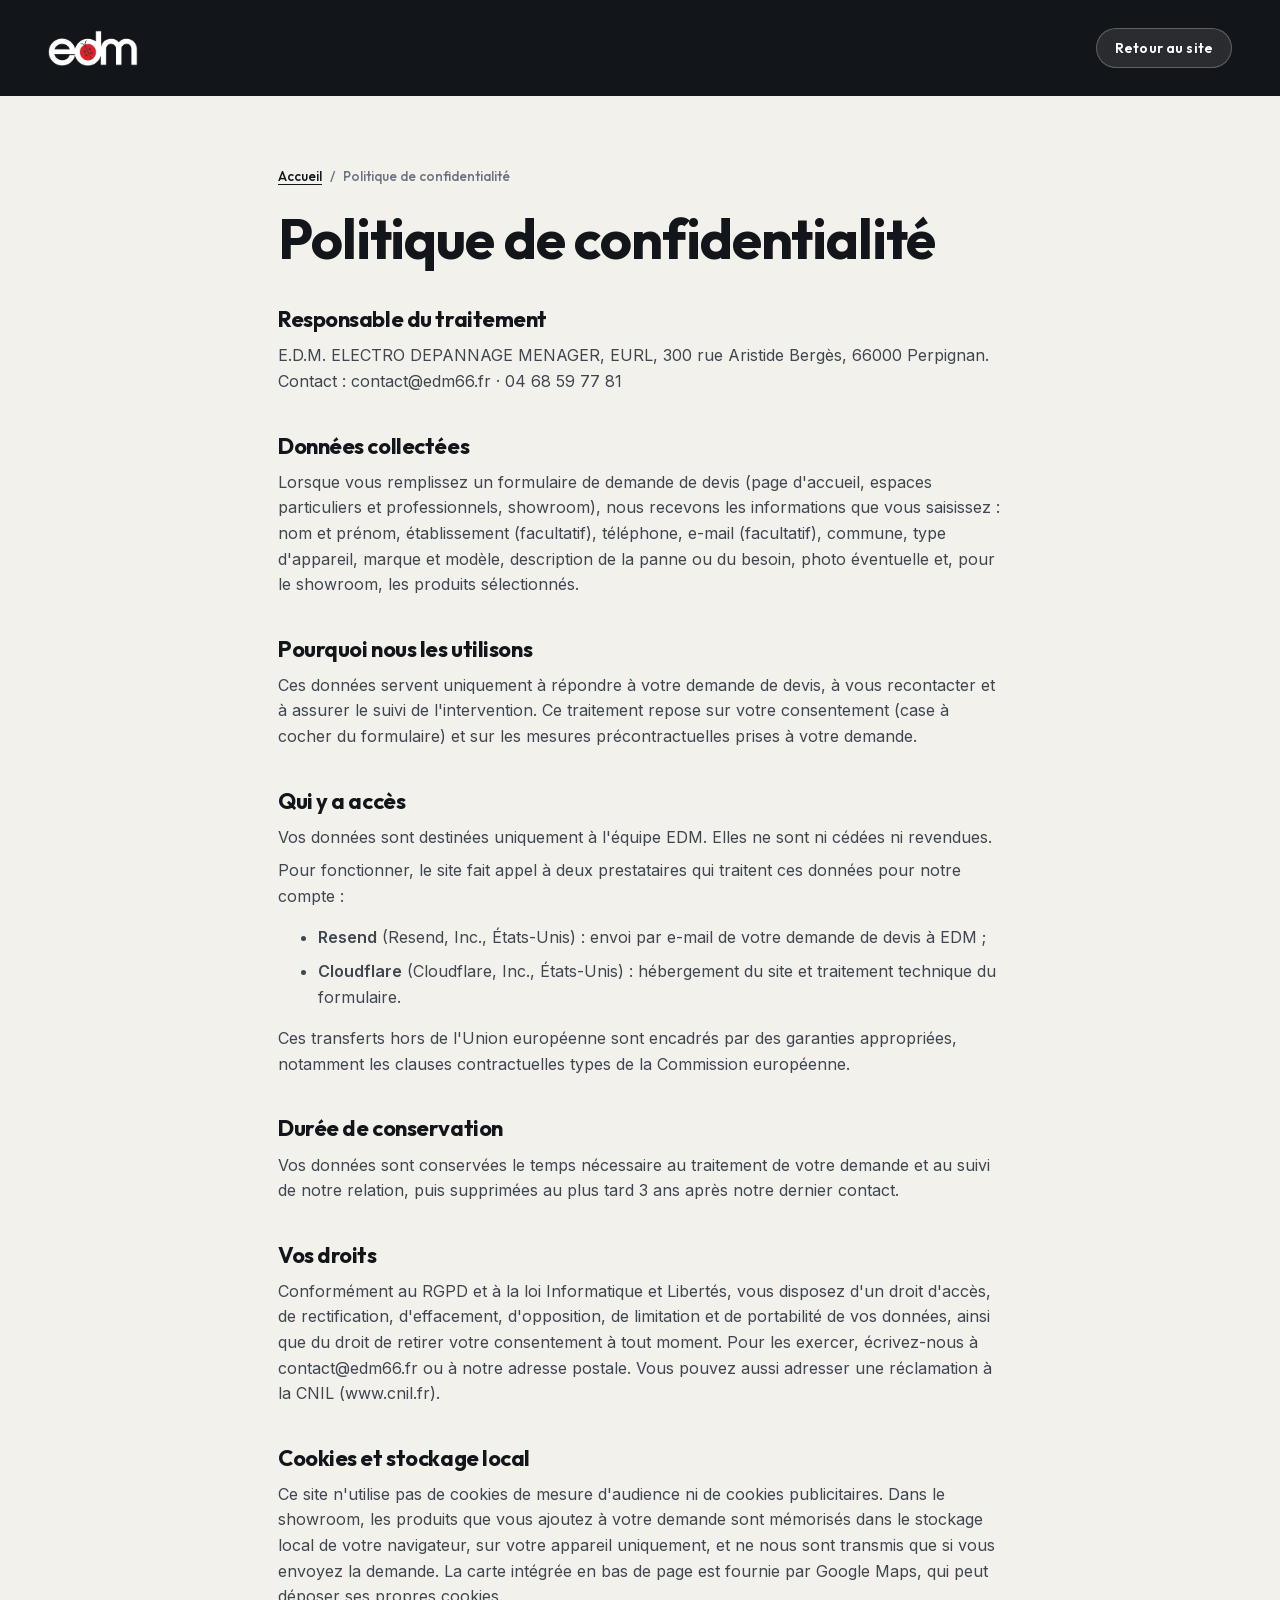
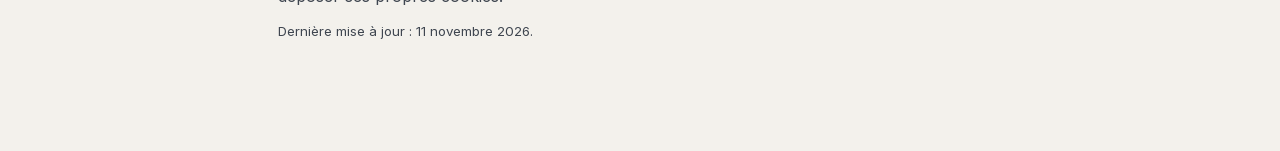
<file: politique-de-confidentialite.html>
<!doctype html>
<html lang="fr">
<head>
  <meta charset="utf-8">
  <meta name="viewport" content="width=device-width, initial-scale=1">
  <title>Politique de confidentialité · EDM Electro Dépannage Ménager</title>
  <meta name="description" content="Politique de confidentialité du site EDM Electro Dépannage Ménager : données collectées par les formulaires de devis, utilisation, durée de conservation et vos droits.">
  <meta name="robots" content="index, follow">
  <link rel="canonical" href="https://electro-depannage-menager.com/politique-de-confidentialite.html">
  <meta name="theme-color" content="#121519">
  <meta property="og:type" content="website">
  <meta property="og:site_name" content="EDM Electro Dépannage Ménager">
  <meta property="og:locale" content="fr_FR">
  <meta property="og:url" content="https://electro-depannage-menager.com/politique-de-confidentialite.html">
  <meta property="og:title" content="Politique de confidentialité · EDM Electro Dépannage Ménager">
  <meta property="og:description" content="Politique de confidentialité du site EDM Electro Dépannage Ménager : données collectées par les formulaires de devis, utilisation, durée de conservation et vos droits.">
  <meta property="og:image" content="https://electro-depannage-menager.com/assets/og/og-accueil.jpg">
  <meta property="og:image:width" content="1200">
  <meta property="og:image:height" content="630">
  <meta property="og:image:alt" content="Logo EDM et bulle « Ne jetez plus, nous réparons »">
  <meta name="twitter:card" content="summary_large_image">
  <meta name="twitter:title" content="Politique de confidentialité · EDM Electro Dépannage Ménager">
  <meta name="twitter:description" content="Politique de confidentialité du site EDM Electro Dépannage Ménager : données collectées par les formulaires de devis, utilisation, durée de conservation et vos droits.">
  <meta name="twitter:image" content="https://electro-depannage-menager.com/assets/og/og-accueil.jpg">
  <link rel="icon" href="favicon.ico" sizes="48x48">
  <link rel="icon" href="favicon-32x32.png" type="image/png" sizes="32x32">
  <link rel="icon" href="favicon-16x16.png" type="image/png" sizes="16x16">
  <link rel="apple-touch-icon" href="apple-touch-icon.png">
  <link rel="manifest" href="site.webmanifest">
  <script>document.documentElement.classList.add('js');document.documentElement.style.setProperty("--vh",innerHeight/100+"px");setTimeout(function(){document.body&&document.body.classList.add('loaded')},2500)</script>
  <link rel="preload" href="assets/fonts/outfit-latin.woff2" as="font" type="font/woff2" crossorigin>
  <link rel="stylesheet" href="assets/style.css">
  <style>
    body{background:var(--paper)}
    .legal-top{background:var(--ink);color:#fff;padding:28px 0}
    .legal-top .container{display:flex;justify-content:space-between;align-items:center;gap:16px}
    .legal-top img{width:90px}
    .legal{max-width:820px;padding-top:70px;padding-bottom:100px}
    .legal h1{font-size:clamp(36px,5vw,56px);margin-bottom:40px}
    .legal h2{font-size:22px;margin:40px 0 12px}
    .legal p,.legal li{color:#3f4650;margin-bottom:8px}
  </style>
  <script type="application/ld+json">
{
  "@context": "https://schema.org",
  "@graph": [
    {
      "@type": "HomeAndConstructionBusiness",
      "@id": "https://electro-depannage-menager.com/#entreprise",
      "name": "EDM Electro Dépannage Ménager",
      "alternateName": "EDM",
      "legalName": "E.D.M. Electro Dépannage Ménager",
      "slogan": "Ne jetez plus, nous réparons !",
      "description": "Vente, réparation, installation et entretien d'électroménager toutes marques et d'équipements de cuisine et de froid professionnels à Perpignan. Réparateur labellisé QualiRépar.",
      "url": "https://electro-depannage-menager.com/",
      "logo": "https://electro-depannage-menager.com/assets/brand/logo-officiel.png",
      "image": [
        "https://electro-depannage-menager.com/assets/og/og-accueil.jpg",
        "https://electro-depannage-menager.com/assets/img/real/facade.jpg"
      ],
      "telephone": "+33468597781",
      "email": "contact@edm66.fr",
      "address": {
        "@type": "PostalAddress",
        "streetAddress": "300 A rue Aristide Bergès, Polygone Nord",
        "addressLocality": "Perpignan",
        "postalCode": "66000",
        "addressRegion": "Occitanie",
        "addressCountry": "FR"
      },
      "geo": {
        "@type": "GeoCoordinates",
        "latitude": 42.7322644,
        "longitude": 2.895762
      },
      "hasMap": "https://www.google.com/maps/search/?api=1&query=300+rue+Aristide+Berg%C3%A8s+66000+Perpignan",
      "openingHoursSpecification": [
        {
          "@type": "OpeningHoursSpecification",
          "dayOfWeek": [
            "Monday",
            "Tuesday",
            "Wednesday",
            "Thursday",
            "Friday"
          ],
          "opens": "08:00",
          "closes": "12:00"
        },
        {
          "@type": "OpeningHoursSpecification",
          "dayOfWeek": [
            "Monday",
            "Tuesday",
            "Wednesday",
            "Thursday",
            "Friday"
          ],
          "opens": "14:00",
          "closes": "18:00"
        }
      ],
      "areaServed": [
        {
          "@type": "AdministrativeArea",
          "name": "Pyrénées-Orientales"
        },
        {
          "@type": "City",
          "name": "Narbonne"
        },
        {
          "@type": "City",
          "name": "Port-la-Nouvelle"
        },
        {
          "@type": "City",
          "name": "Port-Leucate"
        },
        {
          "@type": "City",
          "name": "Sigean"
        },
        {
          "@type": "City",
          "name": "Lézignan-Corbières"
        }
      ],
      "foundingDate": "2010",
      "founder": {
        "@type": "Person",
        "name": "Bruno Simarro",
        "jobTitle": "Gérant"
      },
      "taxID": "528229040",
      "knowsAbout": [
        "Réparation d'électroménager",
        "Équipement de cuisine professionnelle",
        "Froid professionnel",
        "Installation de fours mixtes",
        "Contrats de maintenance"
      ],
      "sameAs": [
        "https://www.instagram.com/electro_depannage_menager/",
        "https://www.facebook.com/ELECTRO.DEPANNAGE.MENAGER/"
      ],
      "makesOffer": [
        {
          "@type": "Offer",
          "name": "Devis en atelier, petit électroménager",
          "price": "20",
          "priceCurrency": "EUR"
        },
        {
          "@type": "Offer",
          "name": "Devis en atelier, gros électroménager",
          "price": "30",
          "priceCurrency": "EUR"
        }
      ]
    },
    {
      "@type": "WebSite",
      "@id": "https://electro-depannage-menager.com/#site",
      "url": "https://electro-depannage-menager.com/",
      "name": "EDM Electro Dépannage Ménager",
      "inLanguage": "fr-FR",
      "publisher": {
        "@id": "https://electro-depannage-menager.com/#entreprise"
      }
    },
    {
      "@type": "WebPage",
      "@id": "https://electro-depannage-menager.com/politique-de-confidentialite.html#page",
      "url": "https://electro-depannage-menager.com/politique-de-confidentialite.html",
      "name": "Politique de confidentialité",
      "isPartOf": {
        "@id": "https://electro-depannage-menager.com/#site"
      },
      "breadcrumb": {
        "@id": "https://electro-depannage-menager.com/politique-de-confidentialite.html#fil"
      },
      "inLanguage": "fr-FR"
    },
    {
      "@type": "BreadcrumbList",
      "itemListElement": [
        {
          "@type": "ListItem",
          "position": 1,
          "name": "Accueil",
          "item": "https://electro-depannage-menager.com/"
        },
        {
          "@type": "ListItem",
          "position": 2,
          "name": "Politique de confidentialité",
          "item": "https://electro-depannage-menager.com/politique-de-confidentialite.html"
        }
      ],
      "@id": "https://electro-depannage-menager.com/politique-de-confidentialite.html#fil"
    }
  ]
}
  </script>
</head>
<body>
  <header class="legal-top">
    <div class="container">
      <a href="./"><img src="assets/brand/edm-white.png" alt="edm, retour à l'accueil" class=""></a>
      <a href="./" class="btn btn--glass btn--sm">Retour au site</a>
    </div>
  </header>
  <main class="container legal">
    <nav class="crumbs crumbs--page" aria-label="Fil d'Ariane"><a href="./">Accueil</a><span aria-hidden="true">/</span><span aria-current="page">Politique de confidentialité</span></nav>
    <h1>Politique de confidentialité</h1>

    <h2>Responsable du traitement</h2>
    <p>E.D.M. ELECTRO DEPANNAGE MENAGER, EURL, 300 rue Aristide Bergès, 66000 Perpignan.<br>
    Contact : <a href="mailto:contact@edm66.fr">contact@edm66.fr</a> · <a href="tel:+33468597781">04 68 59 77 81</a></p>

    <h2>Données collectées</h2>
    <p>Lorsque vous remplissez un formulaire de demande de devis (page d'accueil, espaces particuliers et professionnels, showroom), nous recevons les informations que vous saisissez : nom et prénom, établissement (facultatif), téléphone, e-mail (facultatif), commune, type d'appareil, marque et modèle, description de la panne ou du besoin, photo éventuelle et, pour le showroom, les produits sélectionnés.</p>

    <h2>Pourquoi nous les utilisons</h2>
    <p>Ces données servent uniquement à répondre à votre demande de devis, à vous recontacter et à assurer le suivi de l'intervention. Ce traitement repose sur votre consentement (case à cocher du formulaire) et sur les mesures précontractuelles prises à votre demande.</p>

    <h2>Qui y a accès</h2>
    <p>Vos données sont destinées uniquement à l'équipe EDM. Elles ne sont ni cédées ni revendues.</p>
    <p>Pour fonctionner, le site fait appel à deux prestataires qui traitent ces données pour notre compte :</p>
    <ul>
      <li><b>Resend</b> (Resend, Inc., États-Unis) : envoi par e-mail de votre demande de devis à EDM ;</li>
      <li><b>Cloudflare</b> (Cloudflare, Inc., États-Unis) : hébergement du site et traitement technique du formulaire.</li>
    </ul>
    <p>Ces transferts hors de l'Union européenne sont encadrés par des garanties appropriées, notamment les clauses contractuelles types de la Commission européenne.</p>

    <h2>Durée de conservation</h2>
    <p>Vos données sont conservées le temps nécessaire au traitement de votre demande et au suivi de notre relation, puis supprimées au plus tard 3 ans après notre dernier contact.</p>

    <h2>Vos droits</h2>
    <p>Conformément au RGPD et à la loi Informatique et Libertés, vous disposez d'un droit d'accès, de rectification, d'effacement, d'opposition, de limitation et de portabilité de vos données, ainsi que du droit de retirer votre consentement à tout moment. Pour les exercer, écrivez-nous à <a href="mailto:contact@edm66.fr">contact@edm66.fr</a> ou à notre adresse postale. Vous pouvez aussi adresser une réclamation à la CNIL (<a href="https://www.cnil.fr" target="_blank" rel="noopener">www.cnil.fr</a>).</p>

    <h2>Cookies et stockage local</h2>
    <p>Ce site n'utilise pas de cookies de mesure d'audience ni de cookies publicitaires. Dans le showroom, les produits que vous ajoutez à votre demande sont mémorisés dans le stockage local de votre navigateur, sur votre appareil uniquement, et ne nous sont transmis que si vous envoyez la demande. La carte intégrée en bas de page est fournie par Google Maps, qui peut déposer ses propres cookies.</p>

    <p><small>Dernière mise à jour : 11 novembre 2026.</small></p>
  </main>
</body>
</html>
</file>
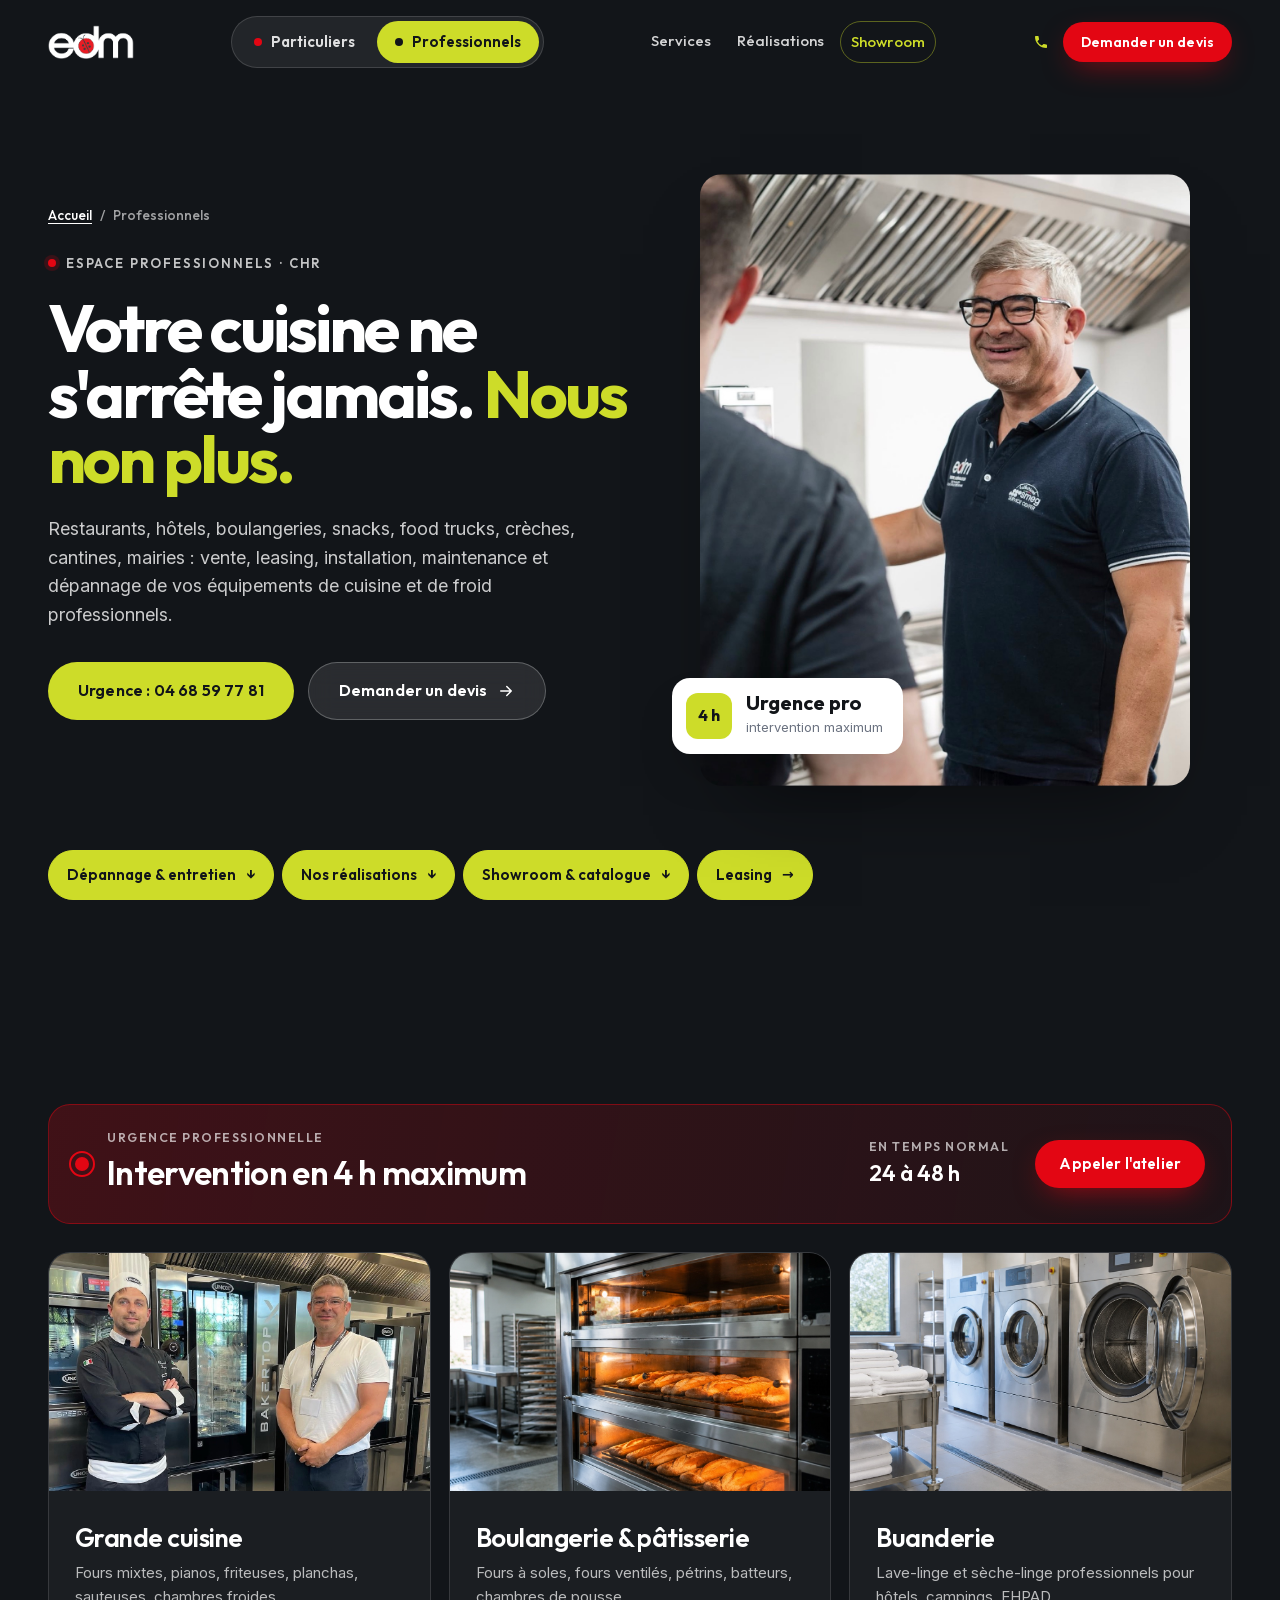
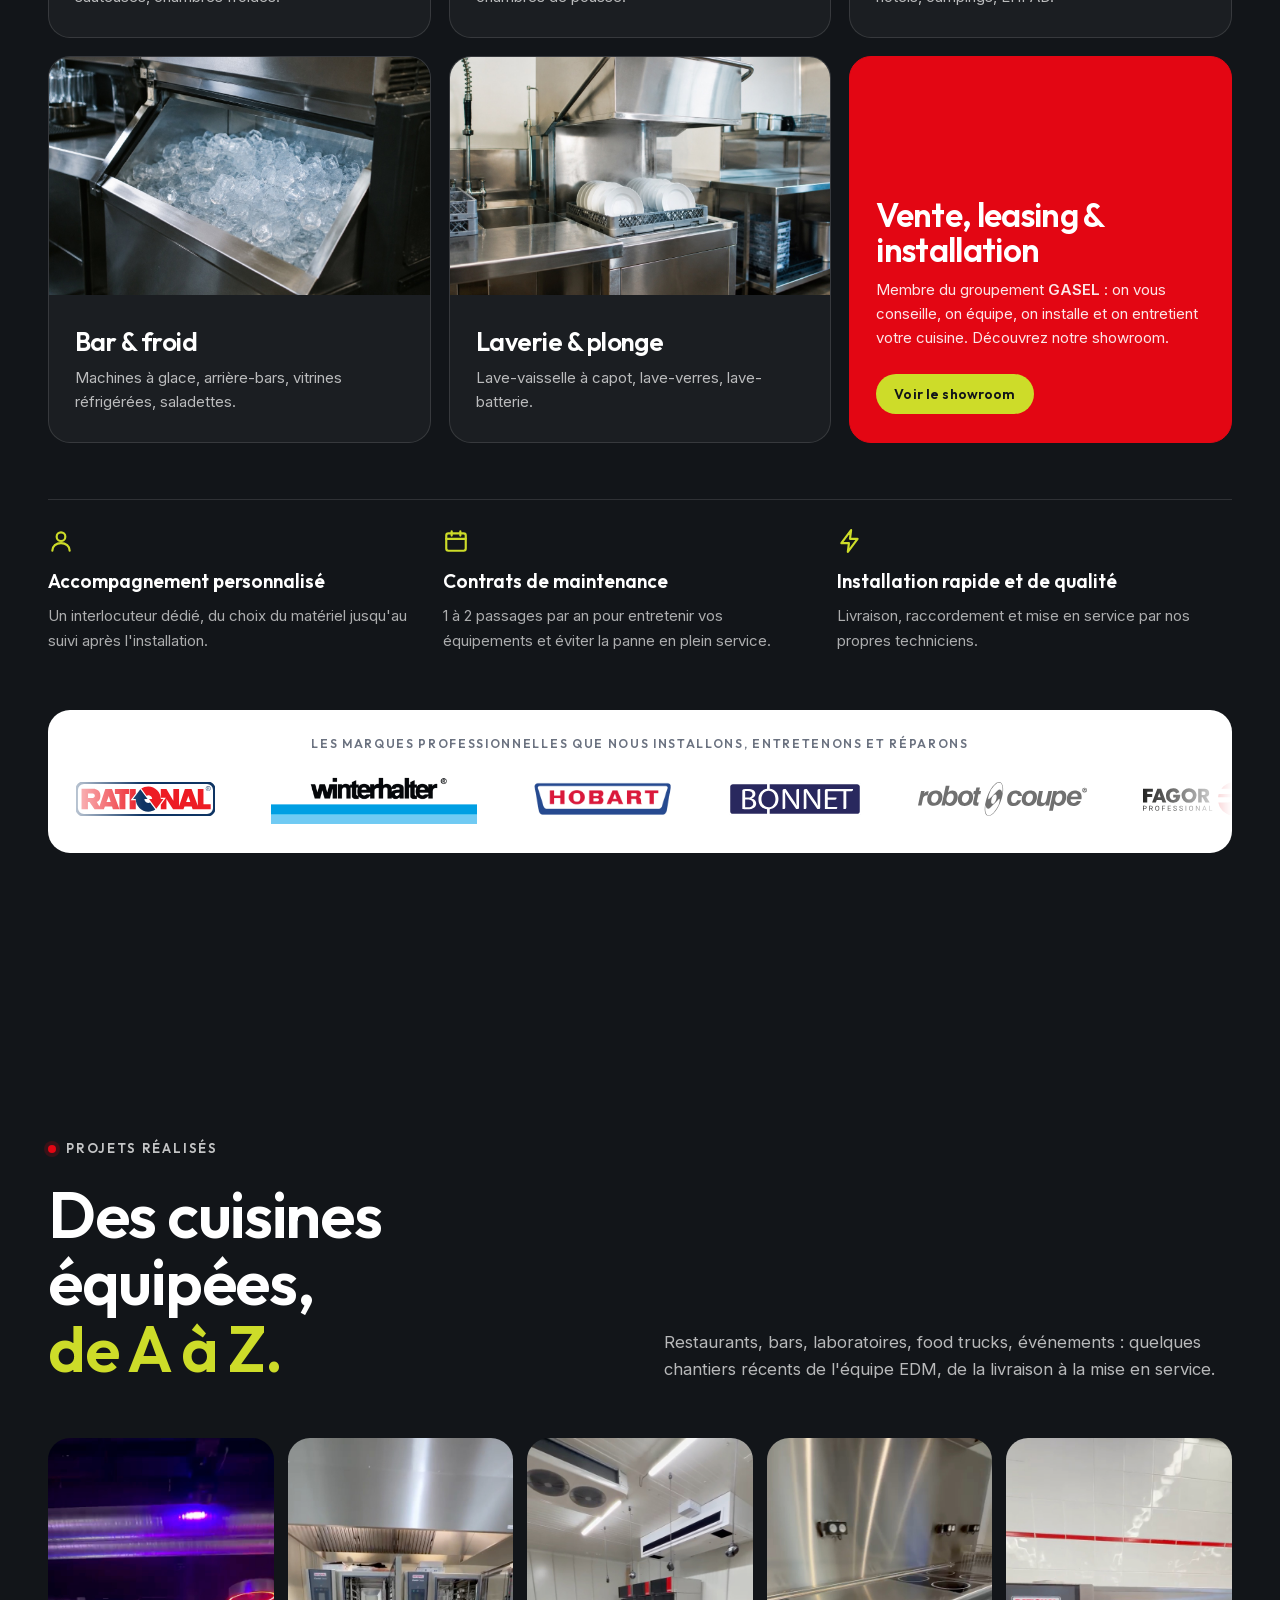
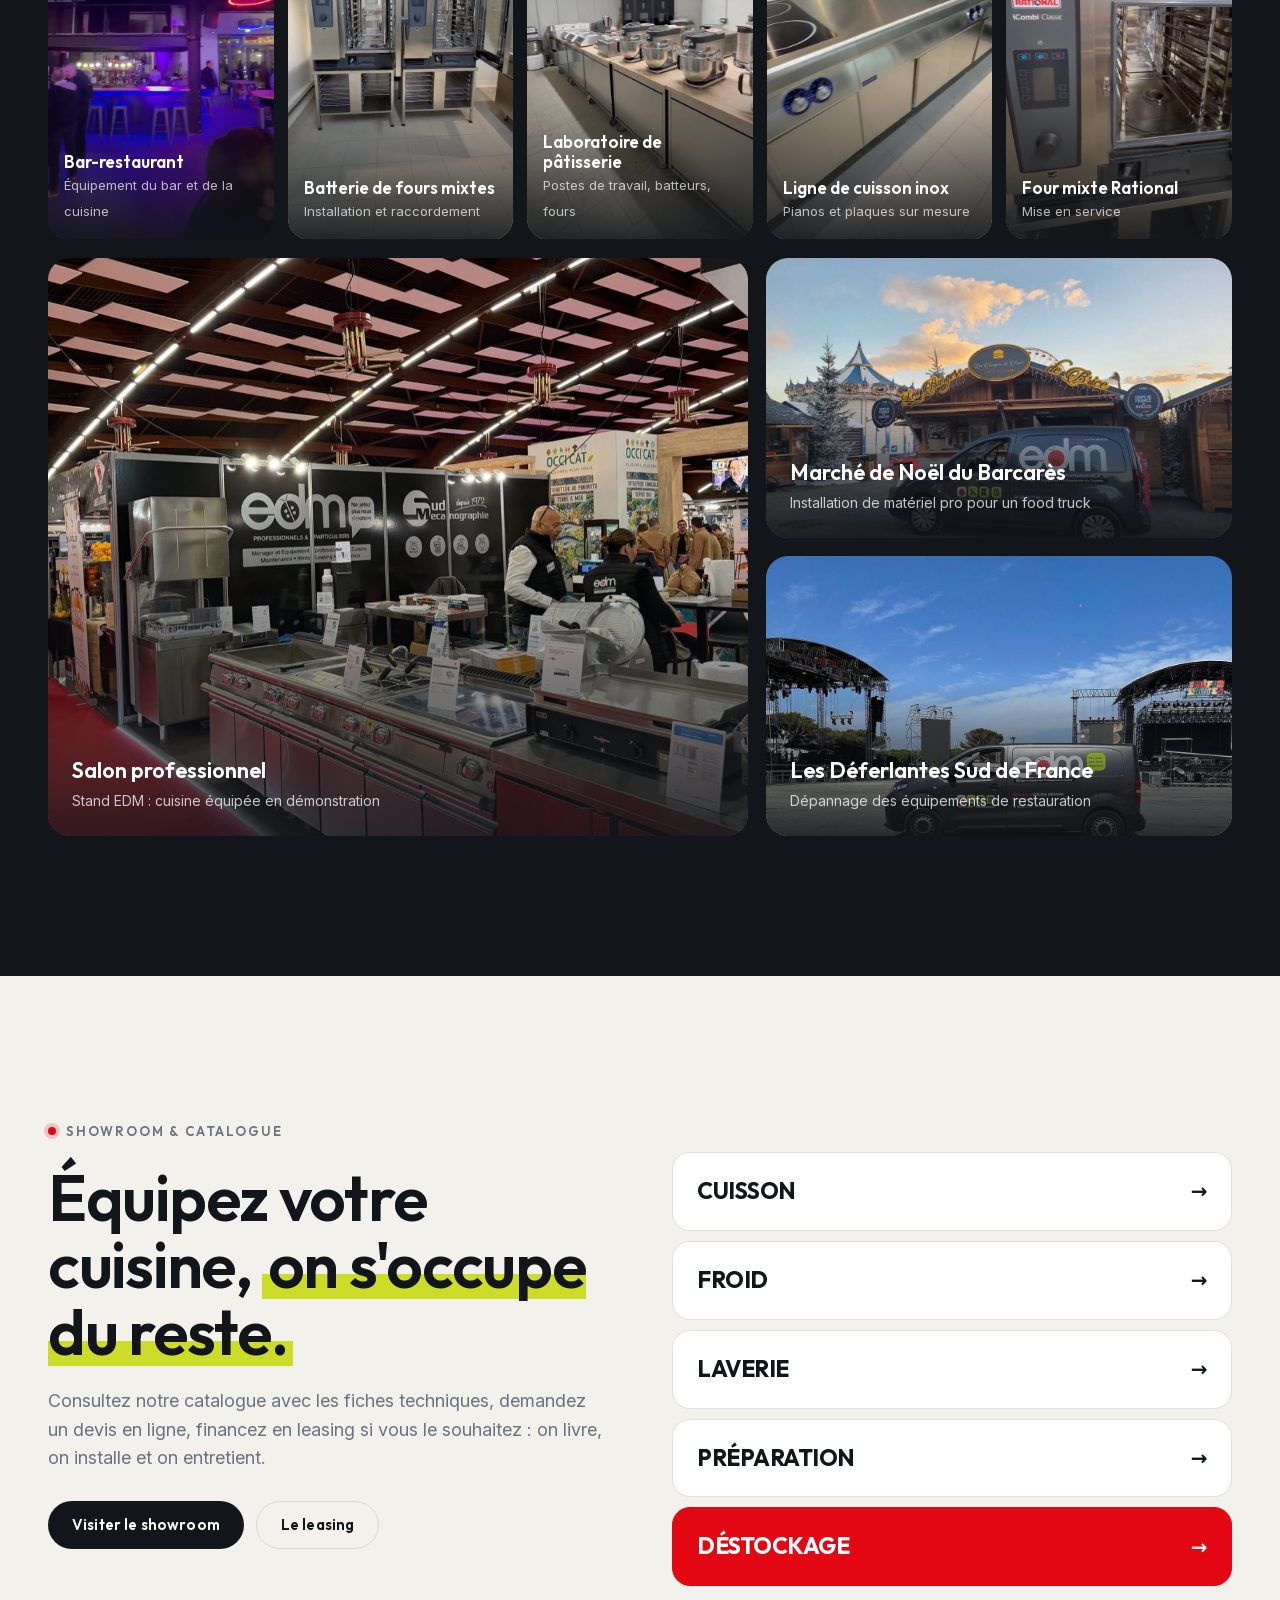
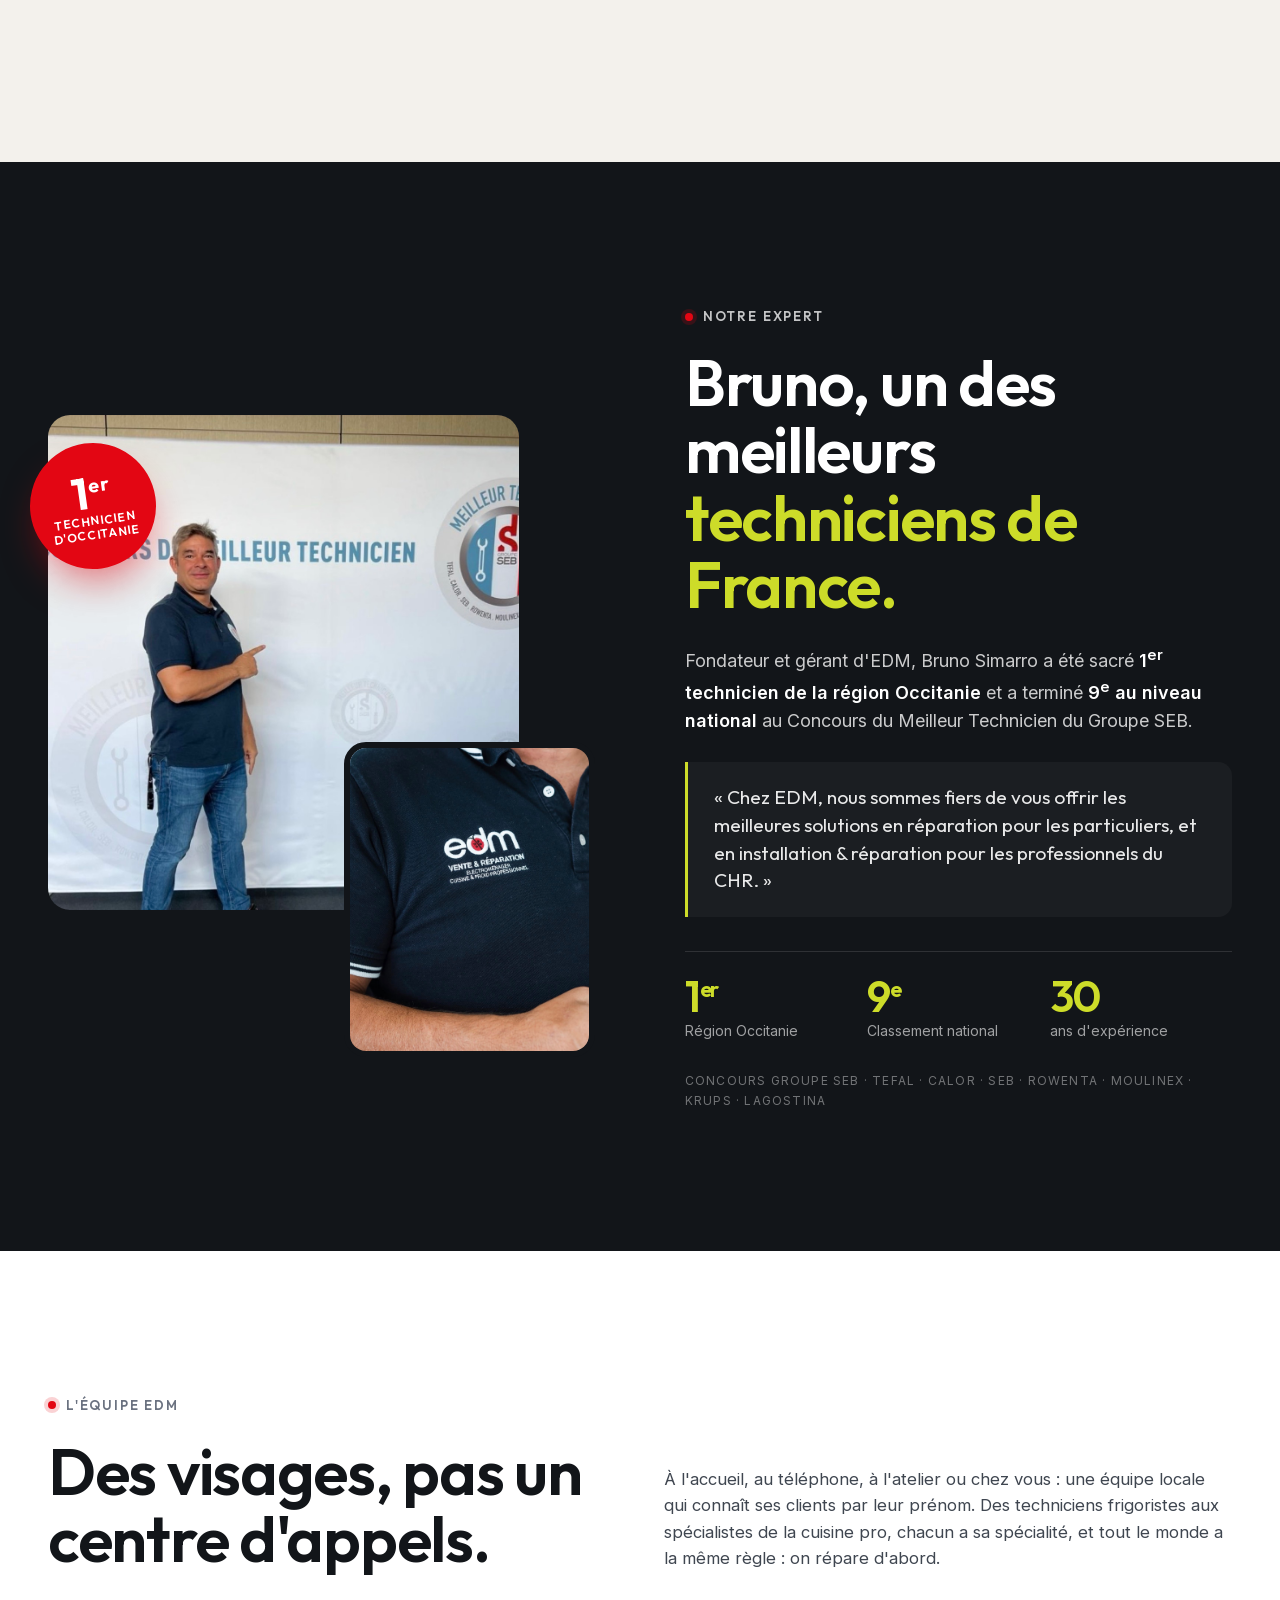
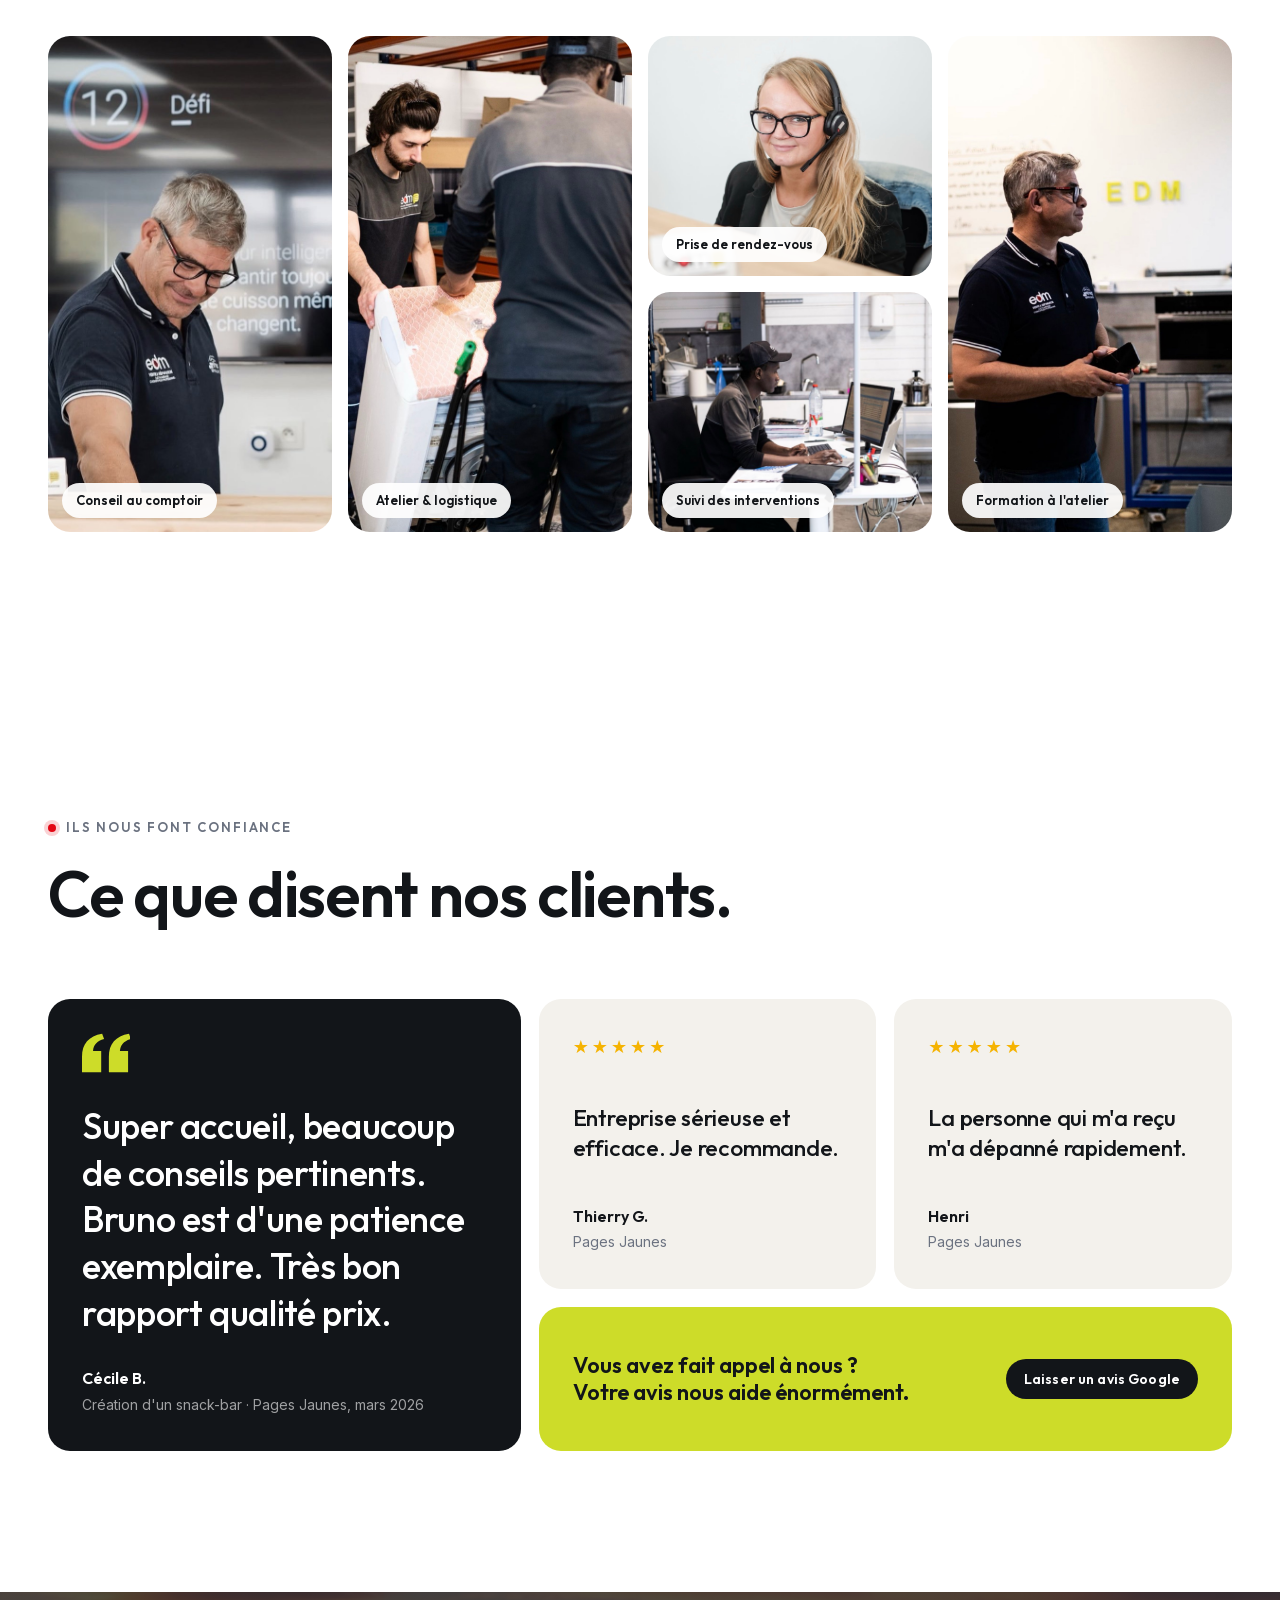
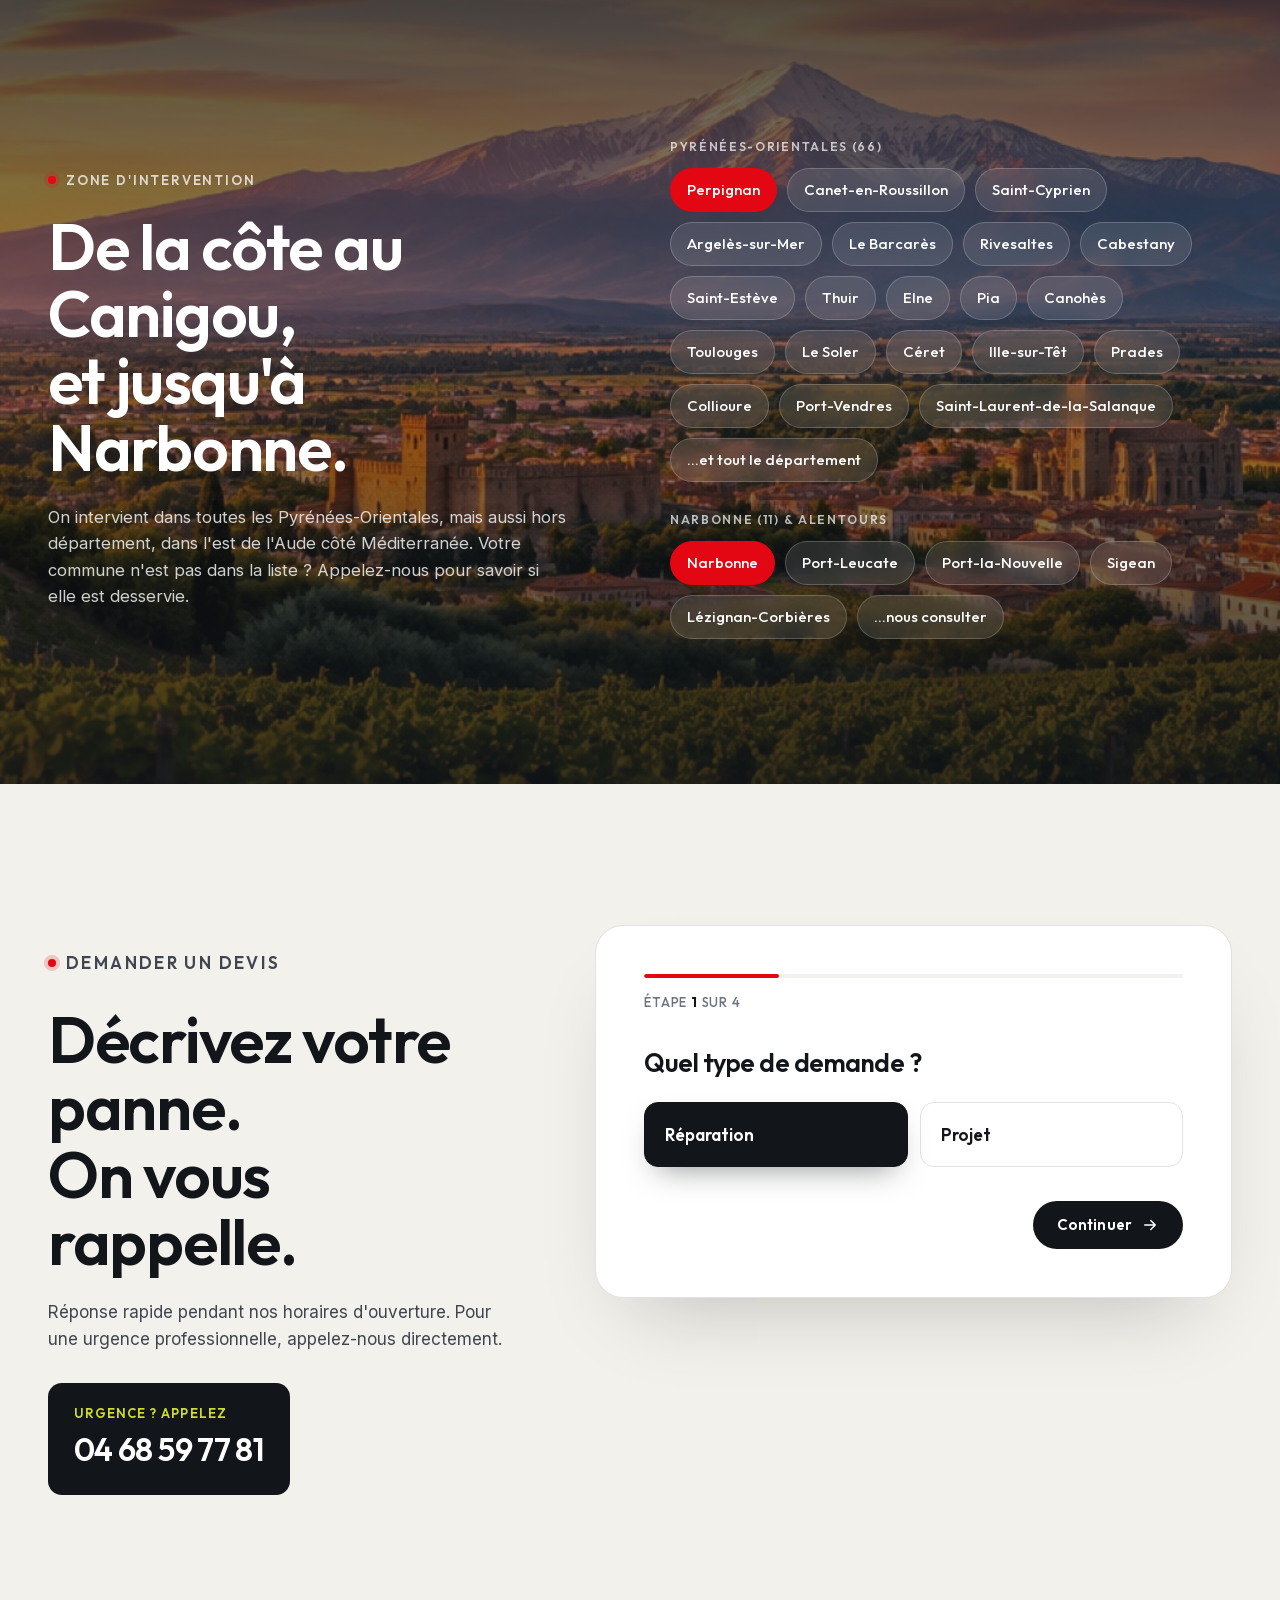
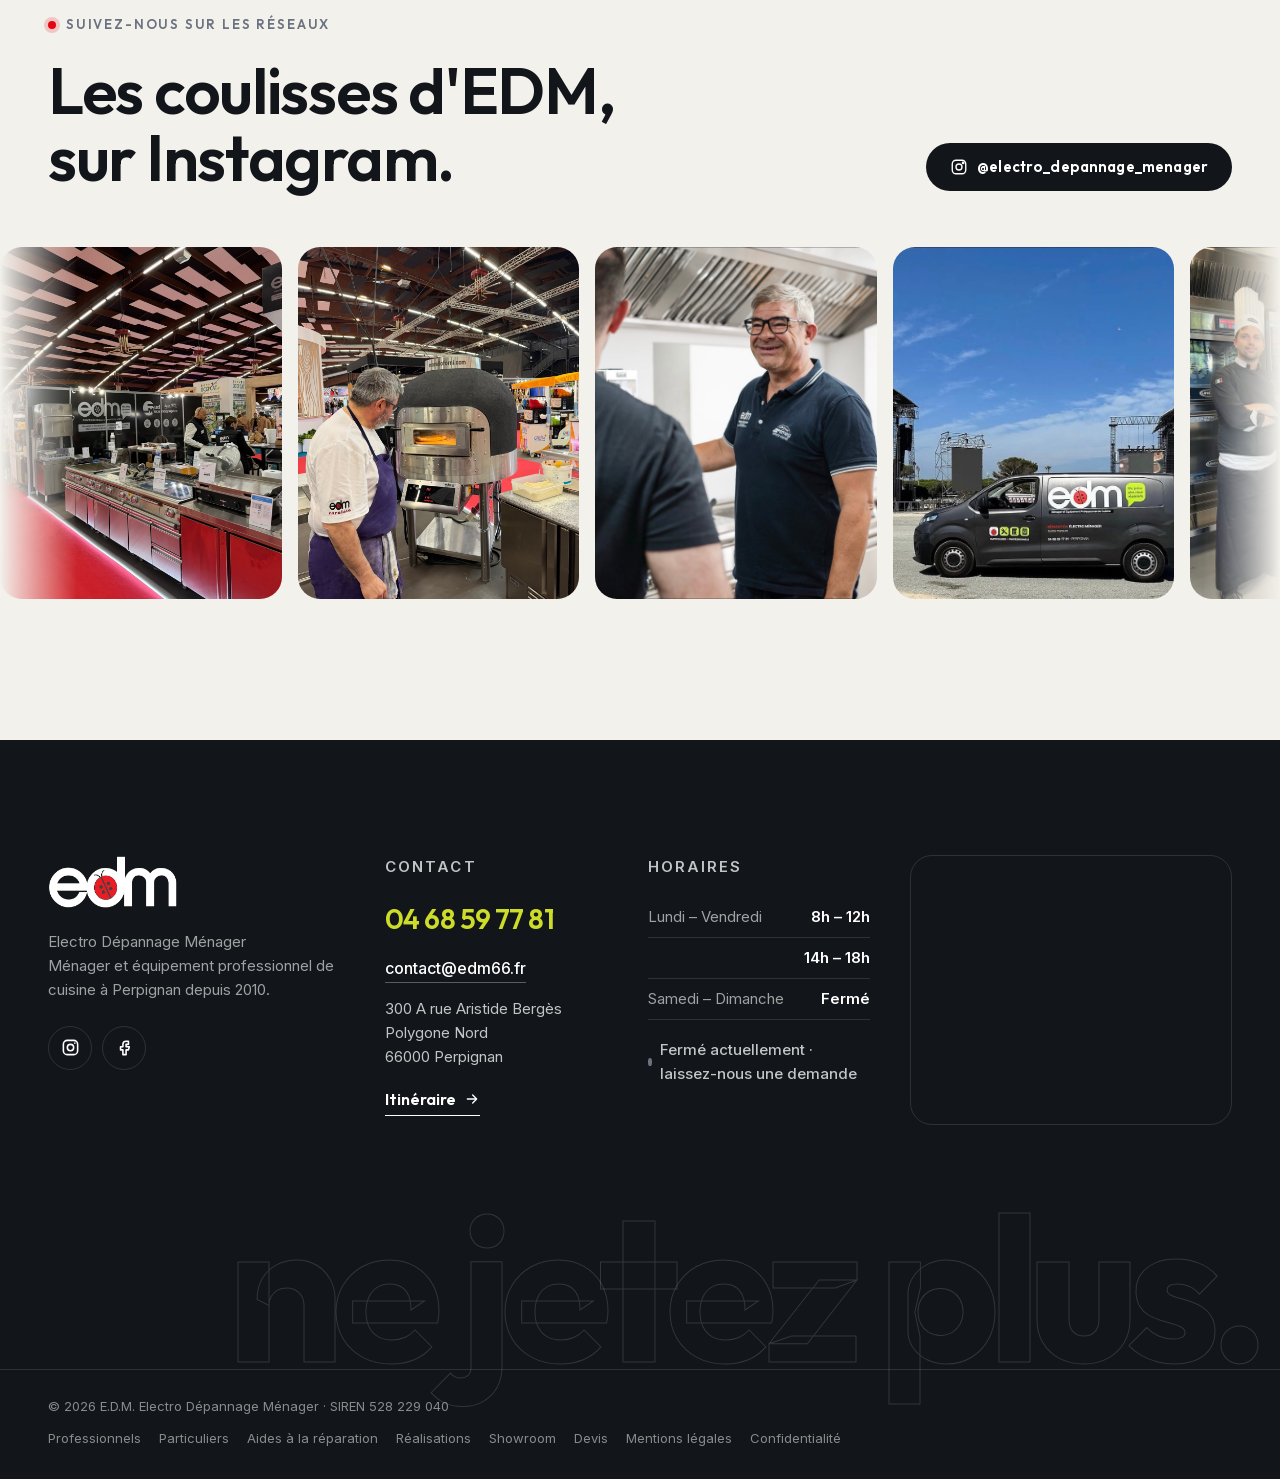
<file: professionnels.html>
<!doctype html>
<html lang="fr">
<head>
  <meta charset="utf-8">
  <meta name="viewport" content="width=device-width, initial-scale=1">
  <title>Équipement de cuisine professionnelle à Perpignan · Pros · EDM</title>
  <meta name="description" content="Dépannage en 4 h, vente, leasing, installation et contrats d'entretien d'équipements de cuisine et de froid professionnels à Perpignan : restaurants, hôtels, boulangeries, collectivités.">
  <meta name="robots" content="index, follow">
  <link rel="canonical" href="https://electro-depannage-menager.com/professionnels.html">
  <meta name="theme-color" content="#121519">
  <meta property="og:type" content="website">
  <meta property="og:site_name" content="EDM Electro Dépannage Ménager">
  <meta property="og:locale" content="fr_FR">
  <meta property="og:url" content="https://electro-depannage-menager.com/professionnels.html">
  <meta property="og:title" content="Équipement de cuisine professionnelle à Perpignan · Pros · EDM">
  <meta property="og:description" content="Dépannage en 4 h, vente, leasing, installation et contrats d'entretien d'équipements de cuisine et de froid professionnels à Perpignan : restaurants, hôtels, boulangeries, collectivités.">
  <meta property="og:image" content="https://electro-depannage-menager.com/assets/og/og-accueil.jpg">
  <meta property="og:image:width" content="1200">
  <meta property="og:image:height" content="630">
  <meta property="og:image:alt" content="Bruno Simarro, gérant d'EDM, devant un four mixte professionnel">
  <meta name="twitter:card" content="summary_large_image">
  <meta name="twitter:title" content="Équipement de cuisine professionnelle à Perpignan · Pros · EDM">
  <meta name="twitter:description" content="Dépannage en 4 h, vente, leasing, installation et contrats d'entretien d'équipements de cuisine et de froid professionnels à Perpignan : restaurants, hôtels, boulangeries, collectivités.">
  <meta name="twitter:image" content="https://electro-depannage-menager.com/assets/og/og-accueil.jpg">
  <link rel="icon" href="favicon.ico" sizes="48x48">
  <link rel="icon" href="favicon-32x32.png" type="image/png" sizes="32x32">
  <link rel="icon" href="favicon-16x16.png" type="image/png" sizes="16x16">
  <link rel="apple-touch-icon" href="apple-touch-icon.png">
  <link rel="manifest" href="site.webmanifest">
  <script>document.documentElement.classList.add('js');document.documentElement.style.setProperty("--vh",innerHeight/100+"px");try{var w=sessionStorage.getItem("edm-wipe");if(w){sessionStorage.removeItem("edm-wipe");if(!matchMedia("(prefers-reduced-motion: reduce)").matches)document.documentElement.classList.add("wipe-in","wipe-"+w)}}catch(e){}setTimeout(function(){document.body&&document.body.classList.add('loaded')},2500)</script>
  <link rel="preload" href="assets/fonts/outfit-latin.woff2" as="font" type="font/woff2" crossorigin>
  <link rel="stylesheet" href="assets/style.css">
  <script type="application/ld+json">
{
  "@context": "https://schema.org",
  "@graph": [
    {
      "@type": "WebPage",
      "@id": "https://electro-depannage-menager.com/professionnels.html#page",
      "url": "https://electro-depannage-menager.com/professionnels.html",
      "name": "Équipement de cuisine professionnelle à Perpignan · Pros · EDM",
      "description": "Dépannage en 4 h, vente, leasing, installation et contrats d'entretien d'équipements de cuisine et de froid professionnels à Perpignan : restaurants, hôtels, boulangeries, collectivités.",
      "inLanguage": "fr-FR",
      "isPartOf": {
        "@id": "https://electro-depannage-menager.com/#site"
      },
      "about": {
        "@id": "https://electro-depannage-menager.com/#entreprise"
      }
    },
    {
      "@type": "BreadcrumbList",
      "itemListElement": [
        {
          "@type": "ListItem",
          "position": 1,
          "name": "Accueil",
          "item": "https://electro-depannage-menager.com/"
        },
        {
          "@type": "ListItem",
          "position": 2,
          "name": "Professionnels",
          "item": "https://electro-depannage-menager.com/professionnels.html"
        }
      ]
    }
  ]
}
  </script>
</head>
<body class="page-pro">

<!-- Loader -->
<div class="loader" aria-hidden="true">
  <div class="loader__logo"><img src="assets/brand/edm-white.png" alt=""></div>
  <div class="loader__bar"><span></span></div>
</div>

<!-- Header -->
<header class="nav" id="top">
  <div class="nav__inner container">
    <a href="./" class="brand" aria-label="EDM, accueil">
      <img src="assets/brand/edm-white.png" alt="edm" class="brand__logo">
    </a>
    <nav class="aud" aria-label="Votre espace">
      <a href="particuliers.html" class="aud__tab" data-aud="part">Particuliers</a>
      <a href="professionnels.html" class="aud__tab" data-aud="pro" aria-current="page">Professionnels</a>
    </nav>
    <nav class="nav__links" aria-label="Navigation de la page">
      <a href="#pros">Services</a>
      <a href="#projets">Réalisations</a>
      <a href="showroom.html" class="nav__showroom">Showroom</a>
    </nav>
    <div class="nav__cta">
      <a href="tel:+33468597781" class="nav__phone"><svg viewBox="0 0 24 24" aria-hidden="true"><path d="M6.6 10.8a15.1 15.1 0 0 0 6.6 6.6l2.2-2.2c.3-.3.7-.4 1-.2 1.1.4 2.3.6 3.6.6.6 0 1 .4 1 1V20c0 .6-.4 1-1 1A17 17 0 0 1 3 4c0-.6.4-1 1-1h3.5c.6 0 1 .4 1 1 0 1.3.2 2.5.6 3.6.1.3 0 .7-.2 1z"/></svg><span>04 68 59 77 81</span></a>
      <a href="#devis" class="btn btn--red btn--sm">Demander un devis</a>
      <button class="burger" aria-label="Ouvrir le menu" aria-expanded="false"><span></span><span></span></button>
    </div>
  </div>
</header>

<div class="mobile-menu" aria-hidden="true">
  <nav>
    <a href="#pros">Dépannage &amp; entretien</a>
    <a href="#projets">Nos réalisations</a>
    <a href="showroom.html">Showroom · vente</a>
    <a href="#avis">Avis clients</a>
    <a href="#zone">Nous trouver</a>
    <a href="#devis">Devis</a>
    <a href="particuliers.html" data-aud="part">Espace particuliers →</a>
  </nav>
  <a href="tel:+33468597781" class="btn btn--lime">Appeler le 04 68 59 77 81</a>
</div>

<main>

<!-- ESPACE PROFESSIONNELS -->
<section class="space-hero space-hero--pro">
  <div class="container">
    <div class="space-hero__grid">
      <div class="reveal">
        <nav class="crumbs" aria-label="Fil d'Ariane"><a href="./">Accueil</a><span aria-hidden="true">/</span><span aria-current="page">Professionnels</span></nav>
        <p class="eyebrow eyebrow--light"><span class="dot"></span> Espace professionnels · CHR</p>
        <h1 class="space-hero__title">Votre cuisine ne s'arrête jamais. <em>Nous non plus.</em></h1>
        <p class="space-hero__lead">Restaurants, hôtels, boulangeries, snacks, food trucks, crèches, cantines, mairies&nbsp;: vente, leasing, installation, maintenance et dépannage de vos équipements de cuisine et de froid professionnels.</p>
        <div class="hero__actions">
          <a href="tel:+33468597781" class="btn btn--lime btn--lg">Urgence&nbsp;: 04 68 59 77 81</a>
          <a href="#devis" class="btn btn--glass btn--lg">Demander un devis <svg viewBox="0 0 24 24" aria-hidden="true"><path d="M5 12h14M13 6l6 6-6 6"/></svg></a>
        </div>
      </div>
      <div class="space-hero__visual reveal">
        <figure class="space-hero__photo"><img src="assets/img/real/bruno-sourire.jpg" alt="Bruno Simarro échange avec un client dans une cuisine professionnelle" fetchpriority="high" style="object-position:center 22%"></figure>
        <div class="space-hero__badge"><i>4&nbsp;h</i><span><b>Urgence pro</b><small>intervention maximum</small></span></div>
      </div>
    </div>
    <ul class="quick reveal" aria-label="Accès rapide">
      <li><a href="#pros">Dépannage &amp; entretien</a></li>
      <li><a href="#projets">Nos réalisations</a></li>
      <li><a href="#showroom">Showroom &amp; catalogue</a></li>
      <li><a href="showroom.html#leasing">Leasing</a></li>
    </ul>
  </div>
</section>

<!-- PROS -->
<section class="pros section section--dark" id="pros">
  <div class="container pros__inner">
    <div class="urgent reveal">
      <div class="urgent__main">
        <span class="urgent__pulse" aria-hidden="true"></span>
        <div>
          <small>Urgence professionnelle</small>
          <b>Intervention en 4&nbsp;h maximum</b>
        </div>
      </div>
      <div class="urgent__side">
        <div><small>En temps normal</small><b>24 à 48&nbsp;h</b></div>
        <a href="tel:+33468597781" class="btn btn--red">Appeler l'atelier</a>
      </div>
    </div>

    <div class="pros__grid">
      <a href="#devis" class="pro reveal" data-type="pro">
        <figure><img src="assets/img/real/bruno-unox-paris.jpg" alt="Bruno au siège UNOX à Paris devant les fours professionnels" loading="lazy" style="object-position:center 30%"></figure>
        <div><h3>Grande cuisine</h3><p>Fours mixtes, pianos, friteuses, planchas, sauteuses, chambres froides.</p></div>
      </a>
      <a href="#devis" class="pro reveal" data-type="pro">
        <figure><img src="assets/img/app/boulangerie.jpg" alt="Four de boulangerie à soles" loading="lazy"></figure>
        <div><h3>Boulangerie &amp; pâtisserie</h3><p>Fours à soles, fours ventilés, pétrins, batteurs, chambres de pousse.</p></div>
      </a>
      <a href="#devis" class="pro reveal" data-type="pro">
        <figure><img src="assets/img/app/buanderie.jpg" alt="Buanderie professionnelle" loading="lazy"></figure>
        <div><h3>Buanderie</h3><p>Lave-linge et sèche-linge professionnels pour hôtels, campings, EHPAD.</p></div>
      </a>
      <a href="#devis" class="pro reveal" data-type="pro">
        <figure><img src="assets/img/app/glace.jpg" alt="Machine à glaçons professionnelle" loading="lazy"></figure>
        <div><h3>Bar &amp; froid</h3><p>Machines à glace, arrière-bars, vitrines réfrigérées, saladettes.</p></div>
      </a>
      <a href="#devis" class="pro reveal" data-type="pro">
        <figure><img src="assets/img/app/plonge.jpg" alt="Lave-vaisselle professionnel à capot" loading="lazy"></figure>
        <div><h3>Laverie &amp; plonge</h3><p>Lave-vaisselle à capot, lave-verres, lave-batterie.</p></div>
      </a>
      <a href="showroom.html" class="pro pro--cta reveal">
        <div>
          <h3>Vente, leasing &amp; installation</h3>
          <p>Membre du groupement <b>GASEL</b> : on vous conseille, on équipe, on installe et on entretient votre cuisine. Découvrez notre showroom.</p>
          <span class="btn btn--lime btn--sm">Voir le showroom</span>
        </div>
      </a>
    </div>

    <div class="pros__band reveal">
      <div>
        <svg viewBox="0 0 24 24" aria-hidden="true"><circle cx="12" cy="8" r="4"/><path d="M4 21c0-4.4 3.6-7 8-7s8 2.6 8 7"/></svg>
        <b>Accompagnement personnalisé</b>
        <span>Un interlocuteur dédié, du choix du matériel jusqu'au suivi après l'installation.</span>
      </div>
      <div>
        <svg viewBox="0 0 24 24" aria-hidden="true"><rect x="3" y="5" width="18" height="16" rx="2"/><path d="M3 10h18M8 3v4M16 3v4"/></svg>
        <b>Contrats de maintenance</b>
        <span>1 à 2 passages par an pour entretenir vos équipements et éviter la panne en plein service.</span>
      </div>
      <div>
        <svg viewBox="0 0 24 24" aria-hidden="true"><path d="M13 2L4 14h7l-1 8 9-12h-7z"/></svg>
        <b>Installation rapide et de qualité</b>
        <span>Livraison, raccordement et mise en service par nos propres techniciens.</span>
      </div>
    </div>

    <div class="probrands reveal">
      <p class="probrands__label">Les marques professionnelles que nous installons, entretenons et réparons</p>
      <div class="brands__viewport">
        <div class="brands__track brands__track--pro">
          <div class="brands__group brands__group--pro"><img src="assets/brands/pro/rational.svg" alt="Rational"><img src="assets/brands/pro/winterhalter.png" alt="Winterhalter" class="lg-tall"><img src="assets/brands/pro/hobart.png" alt="Hobart"><img src="assets/brands/pro/bonnet.svg" alt="Bonnet"><img src="assets/brands/pro/robotcoupe.svg" alt="Robot-Coupe"><img src="assets/brands/pro/fagor.svg" alt="Fagor Professional"><img src="assets/brands/pro/sammic.png" alt="Sammic" class="lg-sq"><img src="assets/brands/pro/bartscher.svg" alt="Bartscher"><img src="assets/brands/pro/diamond.svg" alt="Diamond"><img src="assets/brands/pro/sagi.svg" alt="Sagi"><img src="assets/brands/pro/infrico.png" alt="Infrico"><img src="assets/brands/pro/furnotel.png" alt="Furnotel"><img src="assets/brands/pro/afi-collin-lucy.png" alt="AFI Collin-Lucy" class="lg-tall"><img src="assets/brands/pro/tournus.png" alt="Tournus Équipement" class="lg-tall"><img src="assets/brands/pro/primus.png" alt="Primus" class="lg-tall"><img src="assets/brands/pro/bwt.svg" alt="BWT"><img src="assets/brands/pro/gasel.svg" alt="Groupement GASEL" class="lg-tall"></div>
          <div class="brands__group brands__group--pro" aria-hidden="true"><img src="assets/brands/pro/rational.svg" alt=""><img src="assets/brands/pro/winterhalter.png" alt="" class="lg-tall"><img src="assets/brands/pro/hobart.png" alt=""><img src="assets/brands/pro/bonnet.svg" alt=""><img src="assets/brands/pro/robotcoupe.svg" alt=""><img src="assets/brands/pro/fagor.svg" alt=""><img src="assets/brands/pro/sammic.png" alt="" class="lg-sq"><img src="assets/brands/pro/bartscher.svg" alt=""><img src="assets/brands/pro/diamond.svg" alt=""><img src="assets/brands/pro/sagi.svg" alt=""><img src="assets/brands/pro/infrico.png" alt=""><img src="assets/brands/pro/furnotel.png" alt=""><img src="assets/brands/pro/afi-collin-lucy.png" alt="" class="lg-tall"><img src="assets/brands/pro/tournus.png" alt="" class="lg-tall"><img src="assets/brands/pro/primus.png" alt="" class="lg-tall"><img src="assets/brands/pro/bwt.svg" alt=""><img src="assets/brands/pro/gasel.svg" alt="" class="lg-tall"></div>
        </div>
      </div>
    </div>
  </div>
</section>

<!-- PROJETS -->
<section class="projects section section--dark" id="projets">
  <div class="container">
    <div class="projects__head">
      <div class="section-head section-head--light reveal">
        <p class="eyebrow eyebrow--light"><span class="dot"></span> Projets réalisés</p>
        <h2 class="h2">Des cuisines équipées,<br><span class="hl-lime">de A à Z.</span></h2>
      </div>
      <p class="projects__intro reveal">Restaurants, bars, laboratoires, food trucks, événements : quelques chantiers récents de l'équipe EDM, de la livraison à la mise en service.</p>
    </div>

    <div class="reels">
      <div class="reels__track">
        <figure class="reel reveal">
        <video src="assets/video/projets/bar-restaurant.mp4" poster="assets/video/projets/bar-restaurant.jpg" muted playsinline loop preload="none" data-autoplay></video>
        <figcaption><b>Bar-restaurant</b><span>Équipement du bar et de la cuisine</span></figcaption>
      </figure>
        <figure class="reel reveal">
        <video src="assets/video/projets/fours-mixtes.mp4" poster="assets/video/projets/fours-mixtes.jpg" muted playsinline loop preload="none" data-autoplay></video>
        <figcaption><b>Batterie de fours mixtes</b><span>Installation et raccordement</span></figcaption>
      </figure>
        <figure class="reel reveal">
        <video src="assets/video/projets/grande-cuisine.mp4" poster="assets/video/projets/grande-cuisine.jpg" muted playsinline loop preload="none" data-autoplay></video>
        <figcaption><b>Laboratoire de pâtisserie</b><span>Postes de travail, batteurs, fours</span></figcaption>
      </figure>
        <figure class="reel reveal">
        <video src="assets/video/projets/ligne-cuisson.mp4" poster="assets/video/projets/ligne-cuisson.jpg" muted playsinline loop preload="none" data-autoplay></video>
        <figcaption><b>Ligne de cuisson inox</b><span>Pianos et plaques sur mesure</span></figcaption>
      </figure>
        <figure class="reel reveal">
        <video src="assets/video/projets/four-rational.mp4" poster="assets/video/projets/four-rational.jpg" muted playsinline loop preload="none" data-autoplay></video>
        <figcaption><b>Four mixte Rational</b><span>Mise en service</span></figcaption>
      </figure>
        <figure class="reel reel--clone" aria-hidden="true">
        <video src="assets/video/projets/bar-restaurant.mp4" poster="assets/video/projets/bar-restaurant.jpg" muted playsinline loop preload="none" data-autoplay></video>
        <figcaption><b>Bar-restaurant</b><span>Équipement du bar et de la cuisine</span></figcaption>
      </figure>
        <figure class="reel reel--clone" aria-hidden="true">
        <video src="assets/video/projets/fours-mixtes.mp4" poster="assets/video/projets/fours-mixtes.jpg" muted playsinline loop preload="none" data-autoplay></video>
        <figcaption><b>Batterie de fours mixtes</b><span>Installation et raccordement</span></figcaption>
      </figure>
        <figure class="reel reel--clone" aria-hidden="true">
        <video src="assets/video/projets/grande-cuisine.mp4" poster="assets/video/projets/grande-cuisine.jpg" muted playsinline loop preload="none" data-autoplay></video>
        <figcaption><b>Laboratoire de pâtisserie</b><span>Postes de travail, batteurs, fours</span></figcaption>
      </figure>
        <figure class="reel reel--clone" aria-hidden="true">
        <video src="assets/video/projets/ligne-cuisson.mp4" poster="assets/video/projets/ligne-cuisson.jpg" muted playsinline loop preload="none" data-autoplay></video>
        <figcaption><b>Ligne de cuisson inox</b><span>Pianos et plaques sur mesure</span></figcaption>
      </figure>
        <figure class="reel reel--clone" aria-hidden="true">
        <video src="assets/video/projets/four-rational.mp4" poster="assets/video/projets/four-rational.jpg" muted playsinline loop preload="none" data-autoplay></video>
        <figcaption><b>Four mixte Rational</b><span>Mise en service</span></figcaption>
      </figure>
      </div>
    </div>

    <div class="field__grid">
      <figure class="shot shot--big reveal">
        <img src="assets/img/real/salon-stand-edm.jpg" alt="Le stand EDM sur un salon professionnel avec une cuisine équipée" loading="lazy">
        <figcaption><b>Salon professionnel</b><span>Stand EDM : cuisine équipée en démonstration</span></figcaption>
      </figure>
      <figure class="shot reveal">
        <img src="assets/img/real/camion-noel.jpg" alt="Le camion EDM devant un food truck au marché de Noël du Barcarès" loading="lazy">
        <figcaption><b>Marché de Noël du Barcarès</b><span>Installation de matériel pro pour un food truck</span></figcaption>
      </figure>
      <figure class="shot reveal">
        <img src="assets/img/real/camion-festival.jpg" alt="Le camion EDM sur le site du festival Les Déferlantes au Barcarès" loading="lazy">
        <figcaption><b>Les Déferlantes Sud de France</b><span>Dépannage des équipements de restauration</span></figcaption>
      </figure>
    </div>
  </div>
</section>

<!-- SHOWROOM -->
<section class="srt section" id="showroom">
  <div class="container srt__grid">
    <div class="section-head reveal">
      <p class="eyebrow"><span class="dot"></span> Showroom &amp; catalogue</p>
      <h2 class="h2">Équipez votre cuisine, <span class="hl">on s'occupe du reste.</span></h2>
      <p class="section-head__sub">Consultez notre catalogue avec les fiches techniques, demandez un devis en ligne, financez en leasing si vous le souhaitez&nbsp;: on livre, on installe et on entretient.</p>
      <div class="srt__actions">
        <a href="showroom.html" class="btn btn--dark">Visiter le showroom</a>
        <a href="showroom.html#leasing" class="btn btn--ghost">Le leasing</a>
      </div>
    </div>
    <ul class="srt__cats reveal" aria-label="Catégories du catalogue">
      <li><a href="categorie.html?c=cuisson">Cuisson</a></li>
      <li><a href="categorie.html?c=froid">Froid</a></li>
      <li><a href="categorie.html?c=laverie">Laverie</a></li>
      <li><a href="categorie.html?c=preparation">Préparation</a></li>
      <li><a href="categorie.html?c=destockage" class="is-red">Déstockage</a></li>
    </ul>
  </div>
</section>

<!-- BRUNO -->
<section class="expert section section--dark" id="bruno">
  <div class="container expert__grid">
    <div class="expert__media reveal">
      <figure class="expert__main"><img src="assets/img/real/bruno-concours.jpg" alt="Bruno Simarro au Concours du Meilleur Technicien du Groupe SEB" loading="lazy"></figure>
      <figure class="expert__second"><img src="assets/img/real/polo-edm.jpg" alt="Le polo EDM, vente et réparation" loading="lazy"></figure>
      <div class="expert__medal">
        <b>1<sup>er</sup></b>
        <span>technicien<br>d'Occitanie</span>
      </div>
    </div>
    <div class="expert__text reveal">
      <p class="eyebrow eyebrow--light"><span class="dot"></span> Notre expert</p>
      <h2 class="h2">Bruno, un des meilleurs <span class="hl-lime">techniciens de France.</span></h2>
      <p class="expert__lead">Fondateur et gérant d'EDM, Bruno Simarro a été sacré <b>1<sup>er</sup> technicien de la région Occitanie</b> et a terminé <b>9<sup>e</sup> au niveau national</b> au Concours du Meilleur Technicien du Groupe SEB.</p>
      <blockquote class="expert__quote">«&nbsp;Chez EDM, nous sommes fiers de vous offrir les meilleures solutions en réparation pour les particuliers, et en installation &amp; réparation pour les professionnels du CHR.&nbsp;»</blockquote>
      <div class="expert__facts">
        <div><b>1<sup>er</sup></b><span>Région Occitanie</span></div>
        <div><b>9<sup>e</sup></b><span>Classement national</span></div>
        <div><b>30</b><span>ans d'expérience</span></div>
      </div>
      <p class="expert__brands">Concours Groupe SEB · Tefal · Calor · SEB · Rowenta · Moulinex · Krups · Lagostina</p>
    </div>
  </div>
</section>

<!-- EQUIPE -->
<section class="team section" id="equipe">
  <div class="container">
    <div class="team__head">
      <div class="section-head reveal">
        <p class="eyebrow"><span class="dot"></span> L'équipe EDM</p>
        <h2 class="h2">Des visages, pas un<br>centre d'appels.</h2>
      </div>
      <p class="team__intro reveal">À l'accueil, au téléphone, à l'atelier ou chez vous : une équipe locale qui connaît ses clients par leur prénom. Des techniciens frigoristes aux spécialistes de la cuisine pro, chacun a sa spécialité, et tout le monde a la même règle : on répare d'abord.</p>
    </div>
    <div class="team__grid">
      <figure class="tile tile--tall reveal"><img src="assets/img/real/bruno-comptoir.jpg" alt="Bruno au comptoir EDM" loading="lazy"><figcaption>Conseil au comptoir</figcaption></figure>
      <figure class="tile tile--tall reveal"><img src="assets/img/real/equipe-atelier.jpg" alt="Deux techniciens EDM déplacent un lave-linge dans l'entrepôt" loading="lazy"><figcaption>Atelier &amp; logistique</figcaption></figure>
      <figure class="tile reveal"><img src="assets/img/real/accueil-casque.jpg" alt="Standardiste EDM au téléphone" loading="lazy"><figcaption>Prise de rendez-vous</figcaption></figure>
      <figure class="tile tile--tall reveal"><img src="assets/img/real/bruno-atelier.jpg" alt="Bruno dans l'atelier de formation EDM" loading="lazy"><figcaption>Formation à l'atelier</figcaption></figure>
      <figure class="tile reveal"><img src="assets/img/real/equipe-bureau.jpg" alt="Technicien EDM au bureau planifiant les interventions" loading="lazy"><figcaption>Suivi des interventions</figcaption></figure>
    </div>
  </div>
</section>

<!-- AVIS -->
<section class="reviews section" id="avis">
  <div class="container">
    <div class="section-head reveal">
      <p class="eyebrow"><span class="dot"></span> Ils nous font confiance</p>
      <h2 class="h2">Ce que disent nos clients.</h2>
    </div>
    <div class="reviews__grid">
      <figure class="review review--big reveal">
        <svg class="review__q" viewBox="0 0 40 32" aria-hidden="true"><path d="M0 32V19.2C0 8.5 5.6 1.9 16.8 0l1.6 4.4C12.5 6 9.6 9.4 9.2 14.4H16V32H0zm22.4 0V19.2C22.4 8.5 28 1.9 39.2 0l1.6 4.4c-5.9 1.6-8.8 5-9.2 10H38.4V32h-16z"/></svg>
        <blockquote>Super accueil, beaucoup de conseils pertinents. Bruno est d'une patience exemplaire. Très bon rapport qualité prix.</blockquote>
        <figcaption><b>Cécile B.</b><span>Création d'un snack-bar · Pages Jaunes, mars 2026</span></figcaption>
      </figure>
      <figure class="review reveal">
        <div class="stars" aria-label="5 sur 5">★★★★★</div>
        <blockquote>Entreprise sérieuse et efficace. Je recommande.</blockquote>
        <figcaption><b>Thierry G.</b><span>Pages Jaunes</span></figcaption>
      </figure>
      <figure class="review reveal">
        <div class="stars" aria-label="5 sur 5">★★★★★</div>
        <blockquote>La personne qui m'a reçu m'a dépanné rapidement.</blockquote>
        <figcaption><b>Henri</b><span>Pages Jaunes</span></figcaption>
      </figure>
      <div class="review review--cta reveal">
        <p>Vous avez fait appel à nous&nbsp;?<br>Votre avis nous aide énormément.</p>
        <a class="btn btn--dark btn--sm" href="https://www.google.com/maps/search/?api=1&query=Electro+D%C3%A9pannage+M%C3%A9nager+300+rue+Aristide+Berg%C3%A8s+Perpignan" target="_blank" rel="noopener">Laisser un avis Google</a>
      </div>
    </div>
  </div>
</section>

<!-- ZONE -->
<section class="zone" id="zone">
  <img class="zone__bg" src="assets/img/canigou.jpg" alt="" loading="lazy">
  <div class="zone__shade"></div>
  <div class="container zone__inner">
    <div class="reveal">
      <p class="eyebrow eyebrow--light"><span class="dot"></span> Zone d'intervention</p>
      <h2 class="h2">De la côte au Canigou,<br>et jusqu'à Narbonne.</h2>
      <p class="zone__lead">On intervient dans toutes les Pyrénées-Orientales, mais aussi hors département, dans l'est de l'Aude côté Méditerranée. Votre commune n'est pas dans la liste&nbsp;? Appelez-nous pour savoir si elle est desservie.</p>
    </div>
    <div class="zone__lists reveal">
      <p class="zone__label">Pyrénées-Orientales (66)</p>
      <ul class="towns">
        <li>Perpignan</li><li>Canet-en-Roussillon</li><li>Saint-Cyprien</li><li>Argelès-sur-Mer</li><li>Le Barcarès</li><li>Rivesaltes</li><li>Cabestany</li><li>Saint-Estève</li><li>Thuir</li><li>Elne</li><li>Pia</li><li>Canohès</li><li>Toulouges</li><li>Le Soler</li><li>Céret</li><li>Ille-sur-Têt</li><li>Prades</li><li>Collioure</li><li>Port-Vendres</li><li>Saint-Laurent-de-la-Salanque</li><li>…et tout le département</li>
      </ul>
      <p class="zone__label">Narbonne (11) &amp; alentours</p>
      <ul class="towns">
        <li>Narbonne</li><li>Port-Leucate</li><li>Port-la-Nouvelle</li><li>Sigean</li><li>Lézignan-Corbières</li><li>…nous consulter</li>
      </ul>
    </div>
  </div>
</section>

<!-- DEVIS -->
<section class="quote section" id="devis">
  <div class="container quote__grid">
    <aside class="quote__aside reveal">
      <p class="eyebrow"><span class="dot"></span> Demander un devis</p>
      <h2 class="h2">Décrivez votre panne.<br>On vous rappelle.</h2>
      <p>Réponse rapide pendant nos horaires d'ouverture. Pour une urgence professionnelle, appelez-nous directement.</p>
      <a href="tel:+33468597781" class="quote__phone">
        <small>Urgence ? Appelez</small>
        <b>04 68 59 77 81</b>
      </a>
    </aside>

    <form class="form reveal" id="devis-form" action="/api/devis" method="POST" enctype="multipart/form-data" novalidate>
      <input type="text" name="_honey" class="hp" tabindex="-1" autocomplete="off">

      <div class="form__progress"><span></span></div>
      <p class="form__count">Étape <b>1</b> sur 4</p>

      <fieldset class="fstep is-active" data-step="1">
        <input type="hidden" name="Profil" value="Professionnel">
        <legend>Quel type de demande&nbsp;?</legend>
        <div class="choice choice--2" data-group="part">
          <label><input type="radio" name="Demande" value="Réparation / dépannage" checked><span><b>Réparation</b></span></label>
          <label><input type="radio" name="Demande" value="Pièce détachée"><span><b>Pièce détachée</b></span></label>
        </div>
        <div class="choice choice--2" data-group="pro" hidden>
          <label><input type="radio" name="Demande" value="Réparation / dépannage"><span><b>Réparation</b></span></label>
          <label><input type="radio" name="Demande" value="Projet"><span><b>Projet</b></span></label>
        </div>
      </fieldset>

      <fieldset class="fstep" data-step="2">
        <legend>Quel appareil&nbsp;?</legend>
        <div class="chips" data-for="Appareil" data-group="part">
          <label><input type="radio" name="Appareil" value="Lave-linge"><span>Lave-linge</span></label>
          <label><input type="radio" name="Appareil" value="Sèche-linge"><span>Sèche-linge</span></label>
          <label><input type="radio" name="Appareil" value="Lave-vaisselle"><span>Lave-vaisselle</span></label>
          <label><input type="radio" name="Appareil" value="Réfrigérateur / congélateur"><span>Frigo / congélateur</span></label>
          <label><input type="radio" name="Appareil" value="Frigo américain"><span>Frigo américain</span></label>
          <label><input type="radio" name="Appareil" value="Four"><span>Four</span></label>
          <label><input type="radio" name="Appareil" value="Plaque de cuisson"><span>Plaque de cuisson</span></label>
          <label><input type="radio" name="Appareil" value="Hotte"><span>Hotte</span></label>
          <label><input type="radio" name="Appareil" value="Cave à vin"><span>Cave à vin</span></label>
          <label><input type="radio" name="Appareil" value="Petit électroménager"><span>Petit électroménager</span></label>
          <label><input type="radio" name="Appareil" value="Autre"><span>Autre</span></label>
        </div>
        <div class="chips" data-for="Appareil" data-group="pro" hidden>
          <label><input type="radio" name="Appareil" value="Four mixte / four pro"><span>Four mixte</span></label>
          <label><input type="radio" name="Appareil" value="Four de boulangerie"><span>Four boulangerie</span></label>
          <label><input type="radio" name="Appareil" value="Plancha / fry-top"><span>Plancha</span></label>
          <label><input type="radio" name="Appareil" value="Friteuse"><span>Friteuse</span></label>
          <label><input type="radio" name="Appareil" value="Lave-vaisselle pro"><span>Lave-vaisselle pro</span></label>
          <label><input type="radio" name="Appareil" value="Machine à glace"><span>Machine à glace</span></label>
          <label><input type="radio" name="Appareil" value="Froid commercial"><span>Froid / chambre froide</span></label>
          <label><input type="radio" name="Appareil" value="Lave-linge pro"><span>Buanderie</span></label>
          <label><input type="radio" name="Appareil" value="Autre équipement pro"><span>Autre</span></label>
        </div>
        <div class="grid2 mt">
          <div class="field"><input type="text" name="Marque" id="f-marque" placeholder=" " autocomplete="off"><label for="f-marque">Marque</label></div>
          <div class="field"><input type="text" name="Modèle" id="f-modele" placeholder=" " autocomplete="off"><label for="f-modele">Modèle / référence (si connu)</label></div>
        </div>
      </fieldset>

      <fieldset class="fstep" data-step="3">
        <legend>Que se passe-t-il&nbsp;?</legend>
        <div class="field"><textarea name="Description" id="f-desc" rows="4" placeholder=" " required></textarea><label for="f-desc">Décrivez la panne ou votre besoin *</label></div>
        <label class="upload">
          <input type="file" name="attachment" accept="image/*">
          <span class="upload__ico"><svg viewBox="0 0 24 24" aria-hidden="true"><path d="M4 7h3l2-3h6l2 3h3v13H4z"/><circle cx="12" cy="13" r="4"/></svg></span>
          <span class="upload__txt"><b>Ajouter une photo</b><small>Plaque signalétique, code erreur, pièce abîmée…</small></span>
        </label>
        <legend class="mt">Où intervenir&nbsp;?</legend>
        <div class="choice choice--3">
          <label><input type="radio" name="Lieu" value="À domicile / sur site" checked><span><b>À domicile</b><small>ou sur site</small></span></label>
          <label><input type="radio" name="Lieu" value="Dépôt en atelier"><span><b>En atelier</b><small>je dépose l'appareil</small></span></label>
          <label><input type="radio" name="Lieu" value="Je ne sais pas"><span><b>À voir</b><small>conseillez-moi</small></span></label>
        </div>
        <div data-group="pro">
        <legend class="mt">Urgence</legend>
        <div class="choice choice--3">
          <label><input type="radio" name="Urgence" value="Normale" checked><span><b>Normale</b></span></label>
          <label><input type="radio" name="Urgence" value="Rapide"><span><b>Rapide</b></span></label>
          <label><input type="radio" name="Urgence" value="Urgente (appareil à l'arrêt)"><span><b>Urgente</b></span></label>
        </div>
        </div>
      </fieldset>

      <fieldset class="fstep" data-step="4">
        <legend>Vos coordonnées</legend>
        <div class="grid2">
          <div class="field"><input type="text" name="Nom" id="f-nom" placeholder=" " required autocomplete="name"><label for="f-nom">Nom et prénom *</label></div>
          <div class="field"><input type="text" name="Établissement" id="f-etab" placeholder=" " autocomplete="organization"><label for="f-etab">Établissement (pros)</label></div>
          <div class="field"><input type="tel" name="Téléphone" id="f-tel" placeholder=" " required autocomplete="tel"><label for="f-tel">Téléphone *</label></div>
          <div class="field"><input type="email" name="email" id="f-mail" placeholder=" " autocomplete="email"><label for="f-mail">E-mail</label></div>
          <div class="field field--full"><input type="text" name="Commune" id="f-ville" placeholder=" " required autocomplete="address-level2"><label for="f-ville">Commune *</label></div>
        </div>
        <label class="consent"><input type="checkbox" name="Consentement" value="Oui" required><span>J'accepte que mes données soient utilisées pour traiter ma demande. Elles ne sont jamais revendues.</span></label>
      </fieldset>

      <div class="form__err" role="alert" hidden></div>
      <div class="form__nav">
        <button type="button" class="btn btn--ghost" data-prev hidden>Retour</button>
        <button type="button" class="btn btn--dark" data-next>Continuer <svg viewBox="0 0 24 24" aria-hidden="true"><path d="M5 12h14M13 6l6 6-6 6"/></svg></button>
        <button type="submit" class="btn btn--red" data-submit hidden>Envoyer ma demande <svg viewBox="0 0 24 24" aria-hidden="true"><path d="M5 12h14M13 6l6 6-6 6"/></svg></button>
      </div>
    </form>
  </div>
</section>

<!-- RESEAUX -->
<section class="insta section section--paper" id="reseaux" aria-labelledby="insta-title">
  <div class="container insta__head reveal">
    <div>
      <p class="eyebrow"><span class="dot"></span> Suivez-nous sur les réseaux</p>
      <h2 class="h2" id="insta-title">Les coulisses d'EDM,<br>sur Instagram.</h2>
    </div>
    <a class="btn btn--dark" href="https://www.instagram.com/electro_depannage_menager/" target="_blank" rel="noopener"><svg class="insta__ico" viewBox="0 0 24 24" aria-hidden="true"><rect x="3" y="3" width="18" height="18" rx="5"/><circle cx="12" cy="12" r="4"/><circle cx="17.5" cy="6.5" r="1"/></svg>@electro_depannage_menager</a>
  </div>
  <div class="insta__viewport" aria-label="Photos de notre compte Instagram">
    <div class="insta__track">
      <div class="insta__group"><a href="https://www.instagram.com/electro_depannage_menager/" target="_blank" rel="noopener"><img src="assets/img/real/salon-stand-edm.jpg" alt="Le stand EDM sur un salon professionnel" loading="lazy"></a><a href="https://www.instagram.com/electro_depannage_menager/" target="_blank" rel="noopener"><img src="assets/img/real/salon-four-pizza.jpg" alt="Four à pizza en démonstration sur un salon" loading="lazy"></a><a href="https://www.instagram.com/electro_depannage_menager/" target="_blank" rel="noopener"><img src="assets/img/real/bruno-sourire.jpg" alt="Bruno dans une cuisine professionnelle" loading="lazy"></a><a href="https://www.instagram.com/electro_depannage_menager/" target="_blank" rel="noopener"><img src="assets/img/real/camion-festival.jpg" alt="Le camion EDM au festival Les Déferlantes" loading="lazy"></a><a href="https://www.instagram.com/electro_depannage_menager/" target="_blank" rel="noopener"><img src="assets/img/real/bruno-unox-paris.jpg" alt="Bruno en formation Unox à Paris" loading="lazy"></a><a href="https://www.instagram.com/electro_depannage_menager/" target="_blank" rel="noopener"><img src="assets/img/real/equipe-bureau.jpg" alt="Planification des interventions" loading="lazy"></a><a href="https://www.instagram.com/electro_depannage_menager/" target="_blank" rel="noopener"><img src="assets/img/real/facade.jpg" alt="La façade EDM au Polygone Nord" loading="lazy"></a><a href="https://www.instagram.com/electro_depannage_menager/" target="_blank" rel="noopener"><img src="assets/img/real/bruno-concours.jpg" alt="Bruno au Concours du meilleur technicien" loading="lazy"></a><a href="https://www.instagram.com/electro_depannage_menager/" target="_blank" rel="noopener"><img src="assets/img/real/camion-noel.jpg" alt="Le camion EDM au marché de Noël du Barcarès" loading="lazy"></a><a href="https://www.instagram.com/electro_depannage_menager/" target="_blank" rel="noopener"><img src="assets/img/real/polo-edm.jpg" alt="Le polo EDM" loading="lazy"></a><a href="https://www.instagram.com/electro_depannage_menager/" target="_blank" rel="noopener"><img src="assets/img/real/magasin-cave.jpg" alt="Le magasin EDM" loading="lazy"></a><a href="https://www.instagram.com/electro_depannage_menager/" target="_blank" rel="noopener"><img src="assets/img/real/bruno-unox.jpg" alt="Installation d'un four Unox" loading="lazy"></a></div>
      <div class="insta__group" aria-hidden="true"><a href="https://www.instagram.com/electro_depannage_menager/" target="_blank" rel="noopener" tabindex="-1"><img src="assets/img/real/salon-stand-edm.jpg" alt="" loading="lazy"></a><a href="https://www.instagram.com/electro_depannage_menager/" target="_blank" rel="noopener" tabindex="-1"><img src="assets/img/real/salon-four-pizza.jpg" alt="" loading="lazy"></a><a href="https://www.instagram.com/electro_depannage_menager/" target="_blank" rel="noopener" tabindex="-1"><img src="assets/img/real/bruno-sourire.jpg" alt="" loading="lazy"></a><a href="https://www.instagram.com/electro_depannage_menager/" target="_blank" rel="noopener" tabindex="-1"><img src="assets/img/real/camion-festival.jpg" alt="" loading="lazy"></a><a href="https://www.instagram.com/electro_depannage_menager/" target="_blank" rel="noopener" tabindex="-1"><img src="assets/img/real/bruno-unox-paris.jpg" alt="" loading="lazy"></a><a href="https://www.instagram.com/electro_depannage_menager/" target="_blank" rel="noopener" tabindex="-1"><img src="assets/img/real/equipe-bureau.jpg" alt="" loading="lazy"></a><a href="https://www.instagram.com/electro_depannage_menager/" target="_blank" rel="noopener" tabindex="-1"><img src="assets/img/real/facade.jpg" alt="" loading="lazy"></a><a href="https://www.instagram.com/electro_depannage_menager/" target="_blank" rel="noopener" tabindex="-1"><img src="assets/img/real/bruno-concours.jpg" alt="" loading="lazy"></a><a href="https://www.instagram.com/electro_depannage_menager/" target="_blank" rel="noopener" tabindex="-1"><img src="assets/img/real/camion-noel.jpg" alt="" loading="lazy"></a><a href="https://www.instagram.com/electro_depannage_menager/" target="_blank" rel="noopener" tabindex="-1"><img src="assets/img/real/polo-edm.jpg" alt="" loading="lazy"></a><a href="https://www.instagram.com/electro_depannage_menager/" target="_blank" rel="noopener" tabindex="-1"><img src="assets/img/real/magasin-cave.jpg" alt="" loading="lazy"></a><a href="https://www.instagram.com/electro_depannage_menager/" target="_blank" rel="noopener" tabindex="-1"><img src="assets/img/real/bruno-unox.jpg" alt="" loading="lazy"></a></div>
    </div>
  </div>
</section>

</main>

<!-- FOOTER -->
<footer class="footer" id="contact">
  <div class="container footer__top">
    <div class="footer__brand">
      <img src="assets/brand/edm-white.png" alt="edm" class="footer__logo">
      <p>Electro Dépannage Ménager<br>Ménager et équipement professionnel de cuisine à Perpignan depuis 2010.</p>
      <div class="socials">
        <a href="https://www.instagram.com/electro_depannage_menager/" target="_blank" rel="noopener" aria-label="Instagram"><svg viewBox="0 0 24 24"><rect x="3" y="3" width="18" height="18" rx="5"/><circle cx="12" cy="12" r="4"/><circle cx="17.5" cy="6.5" r="1" class="fill"/></svg></a>
        <a href="https://www.facebook.com/ELECTRO.DEPANNAGE.MENAGER/" target="_blank" rel="noopener" aria-label="Facebook"><svg viewBox="0 0 24 24"><path d="M14 8h3V4h-3a4 4 0 0 0-4 4v3H7v4h3v6h4v-6h3l1-4h-4V8z"/></svg></a>
      </div>
    </div>
    <div class="footer__col">
      <p class="footer__h">Contact</p>
      <a href="tel:+33468597781" class="footer__big">04 68 59 77 81</a>
      <a href="mailto:contact@edm66.fr" class="footer__mail">contact@edm66.fr</a>
      <p>300 A rue Aristide Bergès<br>Polygone Nord<br>66000 Perpignan</p>
      <a class="link-arrow link-arrow--light" href="https://www.google.com/maps/dir/?api=1&destination=300+rue+Aristide+Berg%C3%A8s+66000+Perpignan" target="_blank" rel="noopener">Itinéraire <svg viewBox="0 0 24 24" aria-hidden="true"><path d="M5 12h14M13 6l6 6-6 6"/></svg></a>
    </div>
    <div class="footer__col">
      <p class="footer__h">Horaires</p>
      <ul class="hours">
        <li><span>Lundi – Vendredi</span><b>8h – 12h</b></li>
        <li><span></span><b>14h – 18h</b></li>
        <li><span>Samedi – Dimanche</span><b>Fermé</b></li>
      </ul>
      <p class="open-now" data-open></p>
    </div>
    <div class="footer__map">
      <iframe title="Carte EDM Perpignan" loading="lazy" referrerpolicy="no-referrer-when-downgrade" src="https://maps.google.com/maps?q=300%20rue%20Aristide%20Berg%C3%A8s%2C%2066000%20Perpignan&z=15&output=embed"></iframe>
    </div>
  </div>
  <div class="footer__giant" aria-hidden="true">ne jetez plus.</div>
  <div class="container footer__bottom">
    <span>© <span data-year></span> E.D.M. Electro Dépannage Ménager · SIREN 528 229 040</span>
    <nav class="footer__links" aria-label="Liens du site"><a href="professionnels.html" data-aud="pro">Professionnels</a><a href="particuliers.html" data-aud="part">Particuliers</a><a href="particuliers.html#aides">Aides à la réparation</a><a href="#projets">Réalisations</a><a href="showroom.html">Showroom</a><a href="#devis">Devis</a><a href="mentions-legales.html">Mentions légales</a><a href="politique-de-confidentialite.html">Confidentialité</a></nav>
  </div>
</footer>

<div class="sticky-bar">
  <a href="tel:+33468597781" class="btn btn--glass">Appeler</a>
  <a href="#devis" class="btn btn--red">Demander un devis</a>
</div>

<script src="assets/main.js" defer></script>
</body>
</html>
</file>
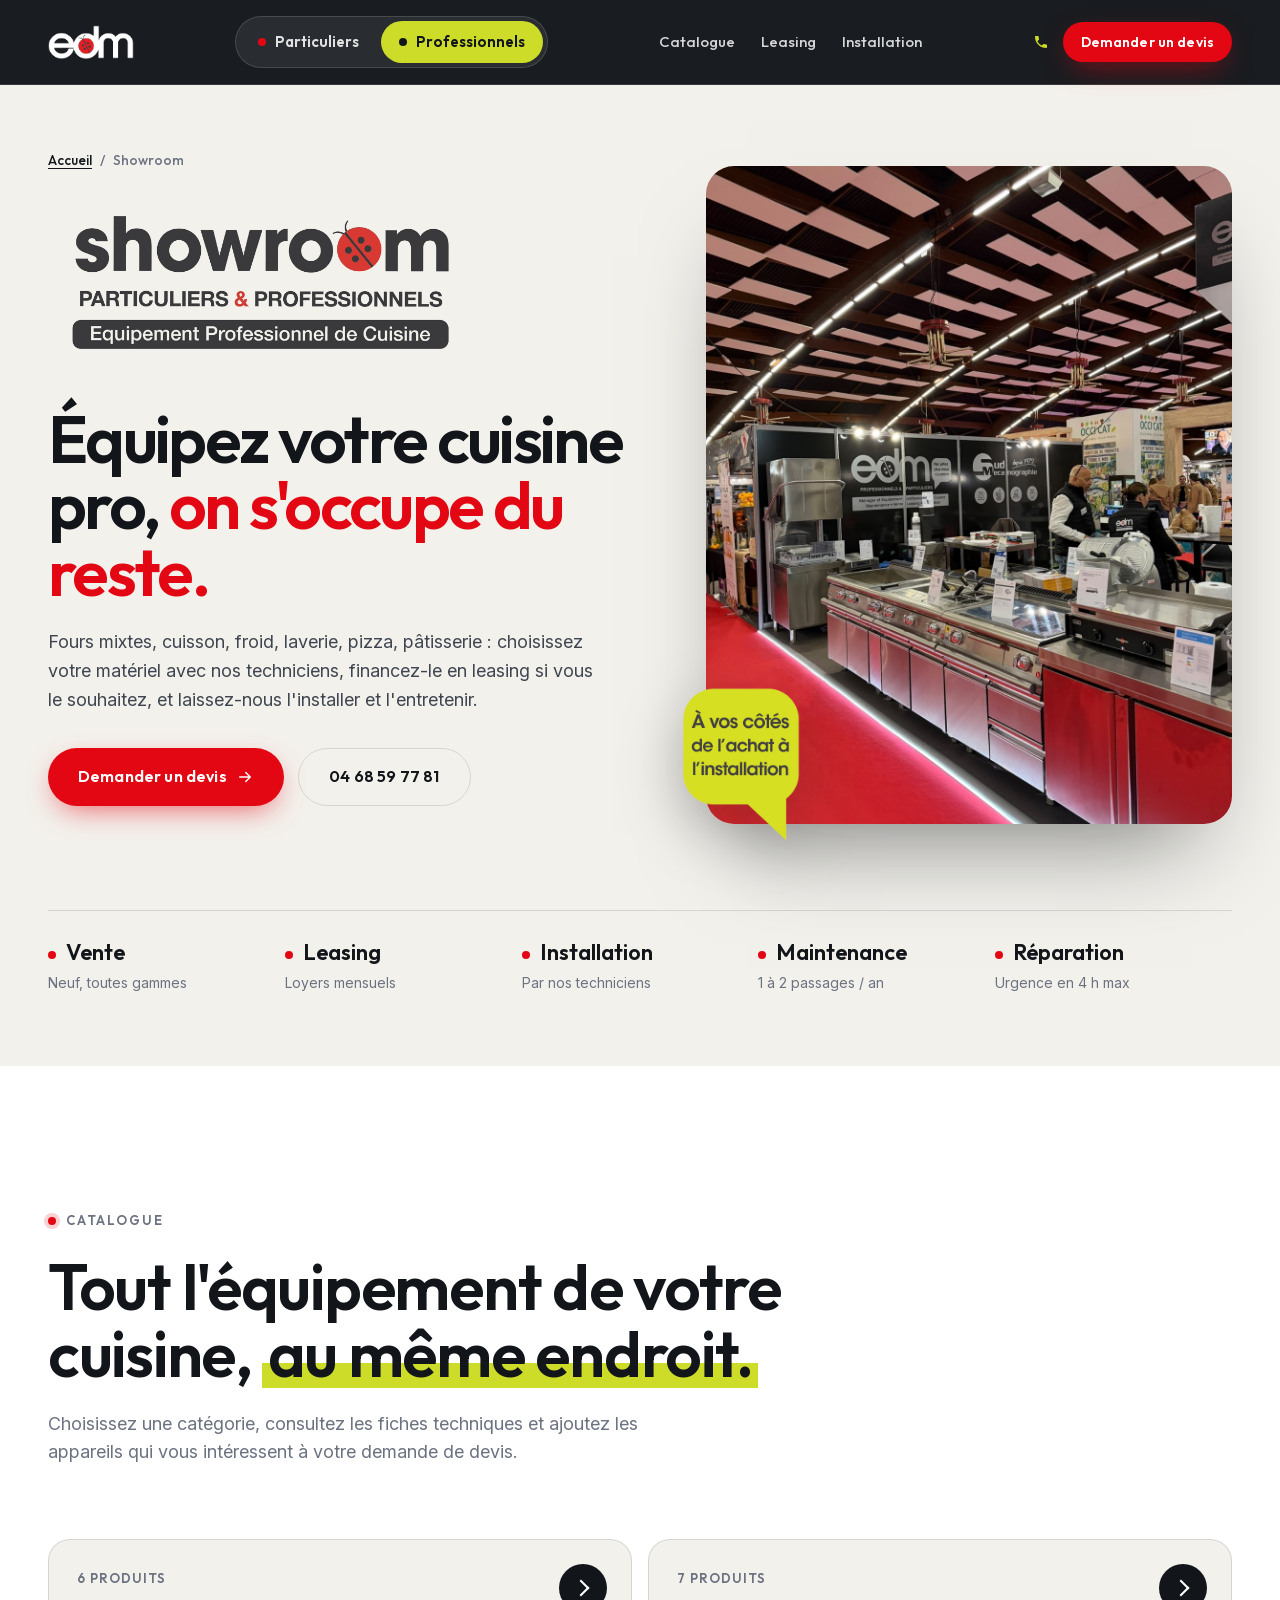
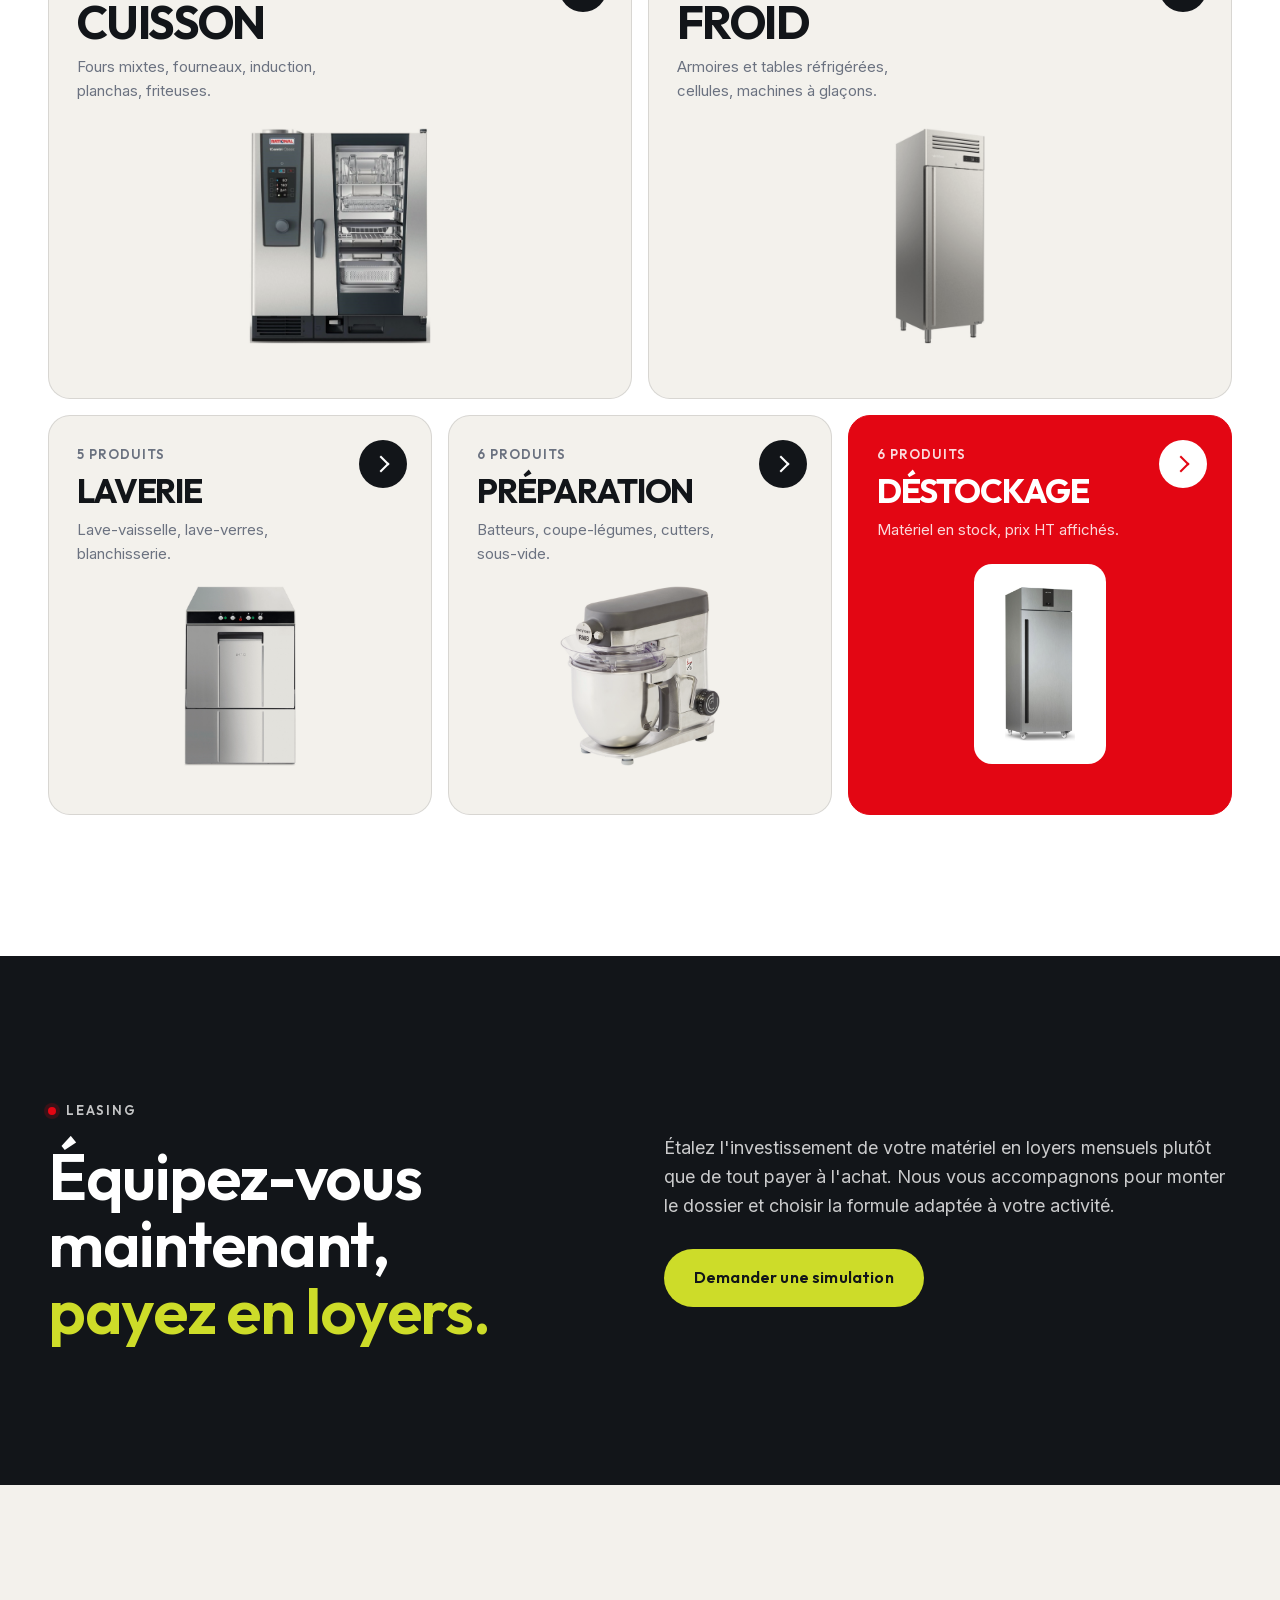
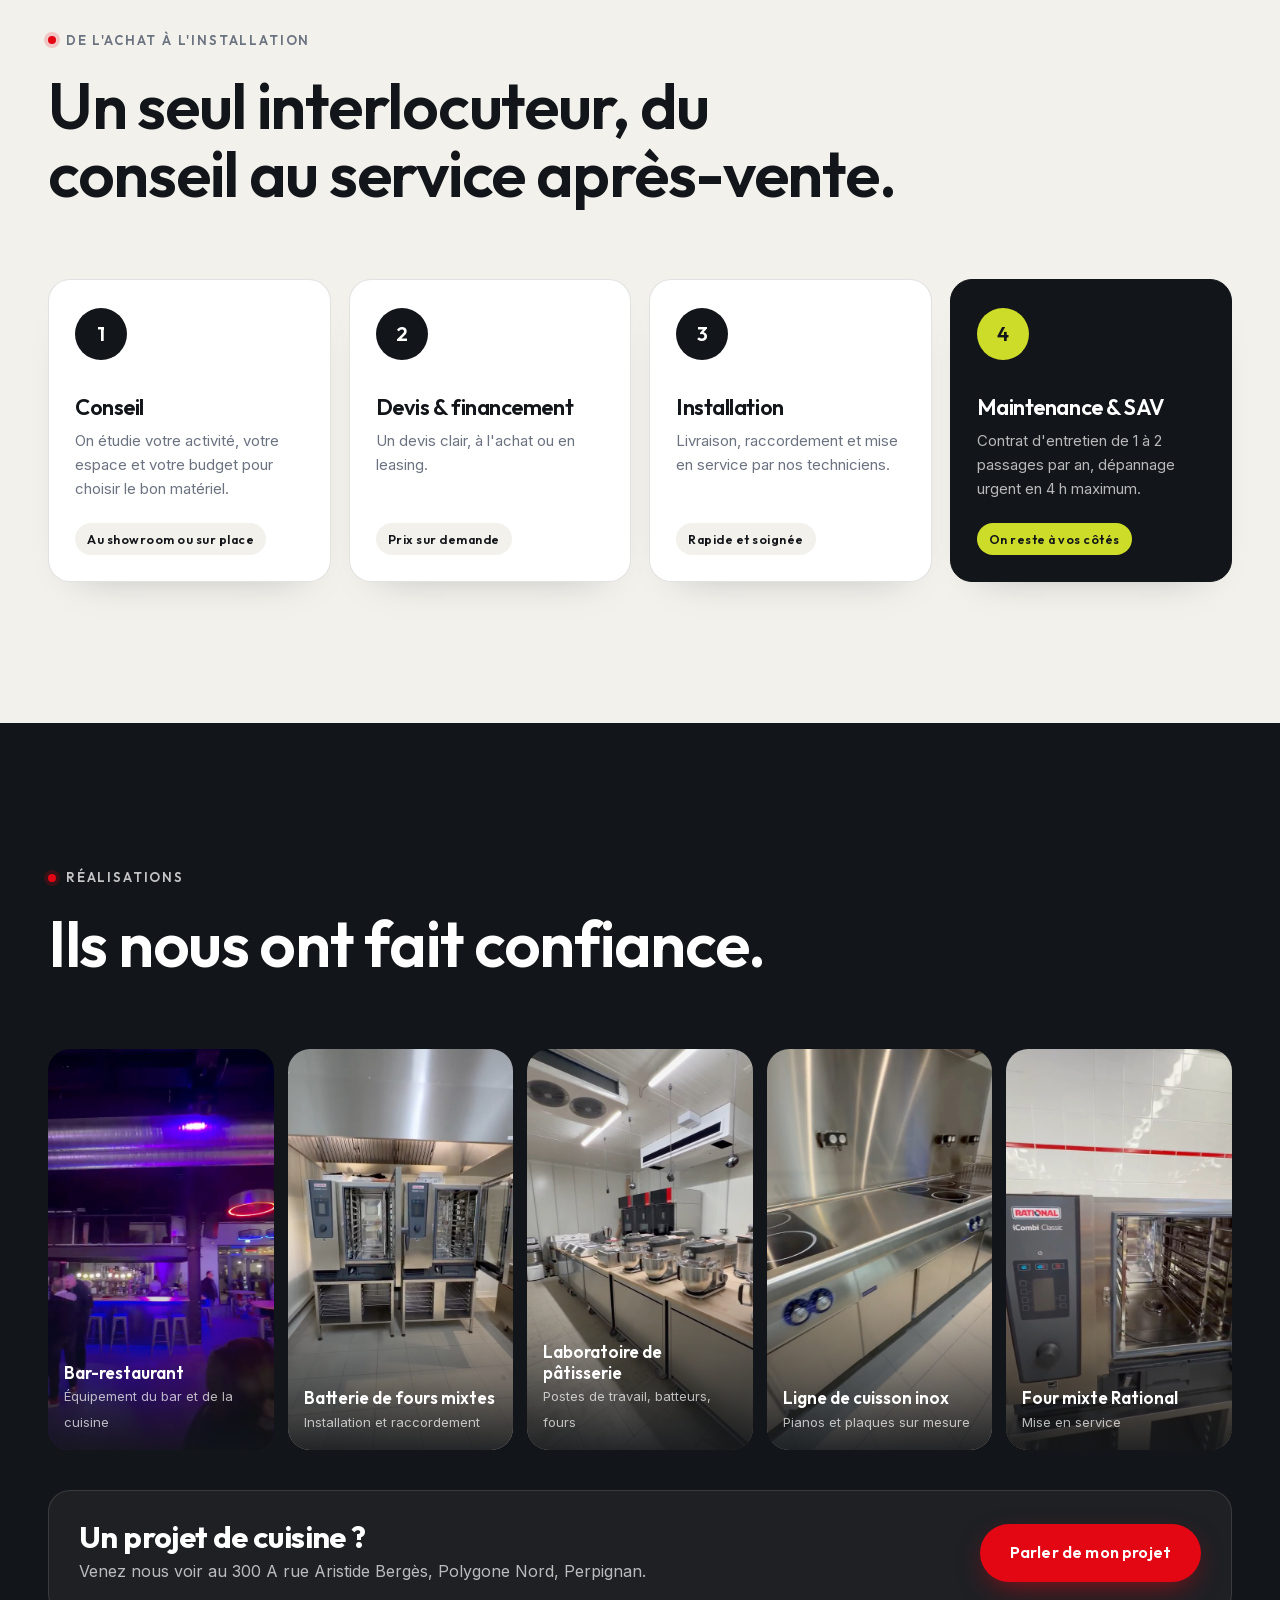
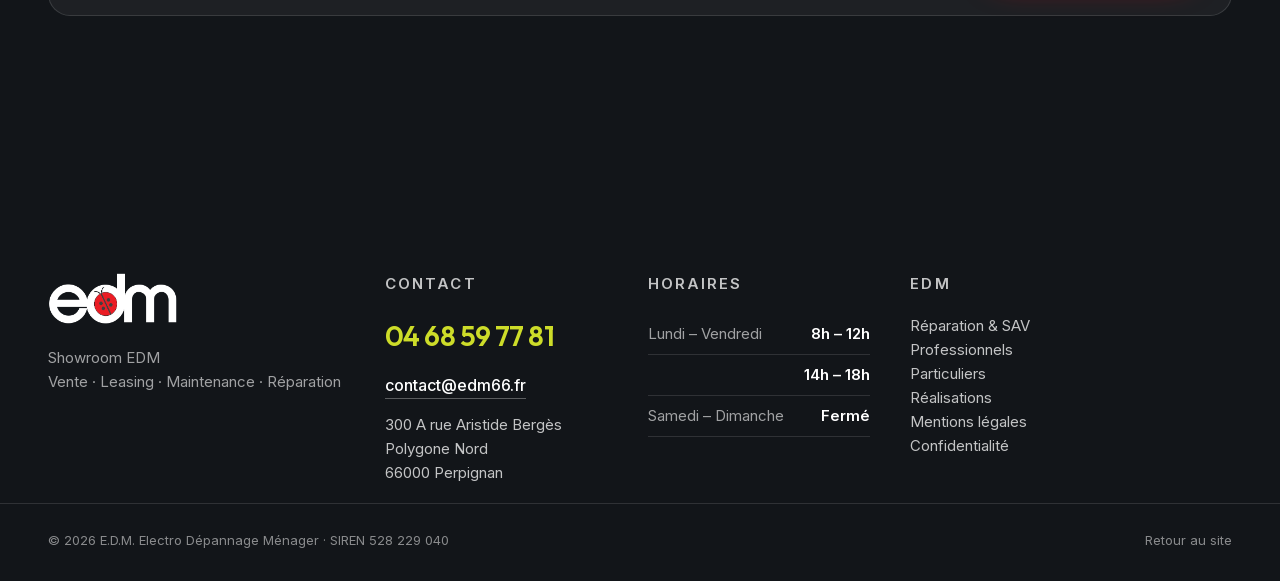
<file: showroom.html>
<!doctype html>
<html lang="fr">
<head>
  <meta charset="utf-8">
  <meta name="viewport" content="width=device-width, initial-scale=1">
  <title>Showroom EDM · Équipement de cuisine pro à Perpignan</title>
  <meta name="description" content="Showroom EDM à Perpignan : vente, leasing, installation et maintenance d'équipements de cuisine, de froid et de laverie professionnels.">
  <meta name="robots" content="index, follow">
  <link rel="canonical" href="https://electro-depannage-menager.com/showroom.html">
  <meta name="theme-color" content="#121519">
  <meta property="og:type" content="website">
  <meta property="og:site_name" content="EDM Electro Dépannage Ménager">
  <meta property="og:locale" content="fr_FR">
  <meta property="og:url" content="https://electro-depannage-menager.com/showroom.html">
  <meta property="og:title" content="Showroom EDM · Équipement de cuisine pro à Perpignan">
  <meta property="og:description" content="Showroom EDM à Perpignan : vente, leasing, installation et maintenance d'équipements de cuisine, de froid et de laverie professionnels.">
  <meta property="og:image" content="https://electro-depannage-menager.com/assets/og/og-showroom.jpg">
  <meta property="og:image:width" content="1200">
  <meta property="og:image:height" content="630">
  <meta property="og:image:alt" content="Le stand EDM présentant une cuisine professionnelle équipée">
  <meta name="twitter:card" content="summary_large_image">
  <meta name="twitter:title" content="Showroom EDM · Équipement de cuisine pro à Perpignan">
  <meta name="twitter:description" content="Showroom EDM à Perpignan : vente, leasing, installation et maintenance d'équipements de cuisine, de froid et de laverie professionnels.">
  <meta name="twitter:image" content="https://electro-depannage-menager.com/assets/og/og-showroom.jpg">
  <link rel="icon" href="favicon.ico" sizes="48x48">
  <link rel="icon" href="favicon-32x32.png" type="image/png" sizes="32x32">
  <link rel="icon" href="favicon-16x16.png" type="image/png" sizes="16x16">
  <link rel="apple-touch-icon" href="apple-touch-icon.png">
  <link rel="manifest" href="site.webmanifest">
  <script>document.documentElement.classList.add('js');document.documentElement.style.setProperty("--vh",innerHeight/100+"px");setTimeout(function(){document.body&&document.body.classList.add('loaded')},2500)</script>
  <link rel="preload" href="assets/fonts/outfit-latin.woff2" as="font" type="font/woff2" crossorigin>
  <link rel="stylesheet" href="assets/style.css">
  <script type="application/ld+json">
{
  "@context": "https://schema.org",
  "@graph": [
    {
      "@type": "HomeAndConstructionBusiness",
      "@id": "https://electro-depannage-menager.com/#entreprise",
      "name": "EDM Electro Dépannage Ménager",
      "alternateName": "EDM",
      "legalName": "E.D.M. Electro Dépannage Ménager",
      "slogan": "Ne jetez plus, nous réparons !",
      "description": "Vente, réparation, installation et entretien d'électroménager toutes marques et d'équipements de cuisine et de froid professionnels à Perpignan. Réparateur labellisé QualiRépar.",
      "url": "https://electro-depannage-menager.com/",
      "logo": "https://electro-depannage-menager.com/assets/brand/logo-officiel.png",
      "image": [
        "https://electro-depannage-menager.com/assets/og/og-accueil.jpg",
        "https://electro-depannage-menager.com/assets/img/real/facade.jpg"
      ],
      "telephone": "+33468597781",
      "email": "contact@edm66.fr",
      "address": {
        "@type": "PostalAddress",
        "streetAddress": "300 A rue Aristide Bergès, Polygone Nord",
        "addressLocality": "Perpignan",
        "postalCode": "66000",
        "addressRegion": "Occitanie",
        "addressCountry": "FR"
      },
      "geo": {
        "@type": "GeoCoordinates",
        "latitude": 42.7322644,
        "longitude": 2.895762
      },
      "hasMap": "https://www.google.com/maps/search/?api=1&query=300+rue+Aristide+Berg%C3%A8s+66000+Perpignan",
      "openingHoursSpecification": [
        {
          "@type": "OpeningHoursSpecification",
          "dayOfWeek": [
            "Monday",
            "Tuesday",
            "Wednesday",
            "Thursday",
            "Friday"
          ],
          "opens": "08:00",
          "closes": "12:00"
        },
        {
          "@type": "OpeningHoursSpecification",
          "dayOfWeek": [
            "Monday",
            "Tuesday",
            "Wednesday",
            "Thursday",
            "Friday"
          ],
          "opens": "14:00",
          "closes": "18:00"
        }
      ],
      "areaServed": [
        {
          "@type": "AdministrativeArea",
          "name": "Pyrénées-Orientales"
        },
        {
          "@type": "City",
          "name": "Narbonne"
        },
        {
          "@type": "City",
          "name": "Port-la-Nouvelle"
        },
        {
          "@type": "City",
          "name": "Port-Leucate"
        },
        {
          "@type": "City",
          "name": "Sigean"
        },
        {
          "@type": "City",
          "name": "Lézignan-Corbières"
        }
      ],
      "foundingDate": "2010",
      "founder": {
        "@type": "Person",
        "name": "Bruno Simarro",
        "jobTitle": "Gérant"
      },
      "taxID": "528229040",
      "knowsAbout": [
        "Réparation d'électroménager",
        "Équipement de cuisine professionnelle",
        "Froid professionnel",
        "Installation de fours mixtes",
        "Contrats de maintenance"
      ],
      "sameAs": [
        "https://www.instagram.com/electro_depannage_menager/",
        "https://www.facebook.com/ELECTRO.DEPANNAGE.MENAGER/"
      ],
      "makesOffer": [
        {
          "@type": "Offer",
          "name": "Devis en atelier, petit électroménager",
          "price": "20",
          "priceCurrency": "EUR"
        },
        {
          "@type": "Offer",
          "name": "Devis en atelier, gros électroménager",
          "price": "30",
          "priceCurrency": "EUR"
        }
      ]
    },
    {
      "@type": "WebSite",
      "@id": "https://electro-depannage-menager.com/#site",
      "url": "https://electro-depannage-menager.com/",
      "name": "EDM Electro Dépannage Ménager",
      "inLanguage": "fr-FR",
      "publisher": {
        "@id": "https://electro-depannage-menager.com/#entreprise"
      }
    },
    {
      "@type": "WebPage",
      "@id": "https://electro-depannage-menager.com/showroom.html#page",
      "url": "https://electro-depannage-menager.com/showroom.html",
      "name": "Showroom EDM · Équipement de cuisine pro à Perpignan",
      "isPartOf": {
        "@id": "https://electro-depannage-menager.com/#site"
      },
      "about": {
        "@id": "https://electro-depannage-menager.com/#entreprise"
      },
      "breadcrumb": {
        "@id": "https://electro-depannage-menager.com/showroom.html#fil"
      },
      "inLanguage": "fr-FR"
    },
    {
      "@type": "BreadcrumbList",
      "itemListElement": [
        {
          "@type": "ListItem",
          "position": 1,
          "name": "Accueil",
          "item": "https://electro-depannage-menager.com/"
        },
        {
          "@type": "ListItem",
          "position": 2,
          "name": "Showroom",
          "item": "https://electro-depannage-menager.com/showroom.html"
        }
      ],
      "@id": "https://electro-depannage-menager.com/showroom.html#fil"
    }
  ]
}
  </script>
</head>
<body class="page-showroom">

<div class="loader" aria-hidden="true">
  <div class="loader__logo"><img src="assets/brand/edm-white.png" alt=""></div>
  <div class="loader__bar"><span></span></div>
</div>

<header class="nav" id="top">
  <div class="nav__inner container">
    <a href="./" class="brand" aria-label="EDM, retour à l'accueil">
      <img src="assets/brand/edm-white.png" alt="edm" class="brand__logo">
      <span class="brand__txt">Showroom<br>Équipement pro</span>
    </a>
    <nav class="aud" aria-label="Votre espace">
      <a href="particuliers.html" class="aud__tab" data-aud="part">Particuliers</a>
      <a href="professionnels.html" class="aud__tab is-active" data-aud="pro">Professionnels</a>
    </nav>
    <nav class="nav__links" aria-label="Navigation showroom">
      <a href="#catalogue">Catalogue</a>
      <a href="#leasing">Leasing</a>
      <a href="#installation">Installation</a>
    </nav>
    <div class="nav__cta">
      <a href="tel:+33468597781" class="nav__phone"><svg viewBox="0 0 24 24" aria-hidden="true"><path d="M6.6 10.8a15.1 15.1 0 0 0 6.6 6.6l2.2-2.2c.3-.3.7-.4 1-.2 1.1.4 2.3.6 3.6.6.6 0 1 .4 1 1V20c0 .6-.4 1-1 1A17 17 0 0 1 3 4c0-.6.4-1 1-1h3.5c.6 0 1 .4 1 1 0 1.3.2 2.5.6 3.6.1.3 0 .7-.2 1z"/></svg><span>04 68 59 77 81</span></a>
      <a href="#demande" data-demande class="btn btn--red btn--sm">Demander un devis</a>
      <button class="burger" aria-label="Ouvrir le menu" aria-expanded="false"><span></span><span></span></button>
    </div>
  </div>
</header>

<div class="mobile-menu" aria-hidden="true">
  <nav>
    <a href="#catalogue">Catalogue</a>
    <a href="#leasing">Leasing</a>
    <a href="#installation">Installation</a>
    <a href="professionnels.html" data-aud="pro">Espace professionnels</a>
    <a href="particuliers.html" data-aud="part">Espace particuliers</a>
    <a href="#demande" data-demande>Demander un devis</a>
  </nav>
  <a href="tel:+33468597781" class="btn btn--lime">Appeler le 04 68 59 77 81</a>
</div>

<main>

<!-- HERO SHOWROOM -->
<section class="sr-hero">
  <div class="container sr-hero__grid">
    <div class="sr-hero__text">
      <nav class="crumbs" aria-label="Fil d'Ariane"><a href="./">Accueil</a><span aria-hidden="true">/</span><span aria-current="page">Showroom</span></nav>
      <img class="sr-hero__logo" src="assets/brand/showroom.png" alt="Showroom EDM, particuliers et professionnels, équipement professionnel de cuisine">
      <h1 class="sr-hero__title">Équipez votre cuisine pro, <em>on s'occupe du reste.</em></h1>
      <p class="sr-hero__lead">Fours mixtes, cuisson, froid, laverie, pizza, pâtisserie : choisissez votre matériel avec nos techniciens, financez-le en leasing si vous le souhaitez, et laissez-nous l'installer et l'entretenir.</p>
      <div class="hero__actions">
        <a href="#demande" data-demande class="btn btn--red btn--lg">Demander un devis <svg viewBox="0 0 24 24" aria-hidden="true"><path d="M5 12h14M13 6l6 6-6 6"/></svg></a>
        <a href="tel:+33468597781" class="btn btn--ghost btn--lg">04 68 59 77 81</a>
      </div>
    </div>
    <div class="sr-hero__visual">
      <figure class="sr-hero__photo"><img src="assets/img/real/salon-stand-edm.jpg" alt="Le stand EDM présentant une cuisine professionnelle équipée" fetchpriority="high"></figure>
      <img class="sr-hero__bubble" src="assets/brand/bulle-achat.png" alt="À vos côtés de l'achat à l'installation">
    </div>
  </div>
  <div class="container">
    <ul class="sr-services">
      <li><b>Vente</b><span>Neuf, toutes gammes</span></li>
      <li><b>Leasing</b><span>Loyers mensuels</span></li>
      <li><b>Installation</b><span>Par nos techniciens</span></li>
      <li><b>Maintenance</b><span>1 à 2 passages / an</span></li>
      <li><b>Réparation</b><span>Urgence en 4 h max</span></li>
    </ul>
  </div>
</section>

<!-- CATALOGUE -->
<section class="section" id="catalogue">
  <div class="container">
    <div class="section-head reveal">
      <p class="eyebrow"><span class="dot"></span> Catalogue</p>
      <h2 class="h2">Tout l'équipement de votre cuisine, <span class="hl">au même endroit.</span></h2>
      <p class="section-head__sub">Choisissez une catégorie, consultez les fiches techniques et ajoutez les appareils qui vous intéressent à votre demande de devis.</p>
    </div>

    <div class="sr-tiles">
      <a class="sr-tile sr-tile--lg reveal" href="categorie.html?c=cuisson">
        <span class="sr-tile__count" data-cat-count="cuisson"></span>
        <h3 class="sr-tile__title">Cuisson</h3>
        <p>Fours mixtes, fourneaux, induction, planchas, friteuses.</p>
        <img src="assets/img/catalogue/cuisson/four-mixte-rational-icombi-classic-10-1-1.jpg" alt="" loading="lazy">
        <span class="sr-tile__go" aria-hidden="true"></span>
      </a>
      <a class="sr-tile sr-tile--lg reveal" href="categorie.html?c=froid">
        <span class="sr-tile__count" data-cat-count="froid"></span>
        <h3 class="sr-tile__title">Froid</h3>
        <p>Armoires et tables réfrigérées, cellules, machines à glaçons.</p>
        <img src="assets/img/catalogue/froid/armoire-refrigeree-infrico-agb701.jpg" alt="" loading="lazy">
        <span class="sr-tile__go" aria-hidden="true"></span>
      </a>
      <a class="sr-tile reveal" href="categorie.html?c=laverie">
        <span class="sr-tile__count" data-cat-count="laverie"></span>
        <h3 class="sr-tile__title">Laverie</h3>
        <p>Lave-vaisselle, lave-verres, blanchisserie.</p>
        <img src="assets/img/catalogue/laverie/lave-vaisselle-smeg-spd500.jpg" alt="" loading="lazy">
        <span class="sr-tile__go" aria-hidden="true"></span>
      </a>
      <a class="sr-tile reveal" href="categorie.html?c=preparation">
        <span class="sr-tile__count" data-cat-count="preparation"></span>
        <h3 class="sr-tile__title">Préparation</h3>
        <p>Batteurs, coupe-légumes, cutters, sous-vide.</p>
        <img src="assets/img/catalogue/preparation/batteur-melangeur-robot-coupe-rm8.jpg" alt="" loading="lazy">
        <span class="sr-tile__go" aria-hidden="true"></span>
      </a>
      <a class="sr-tile sr-tile--red reveal" href="categorie.html?c=destockage">
        <span class="sr-tile__count" data-cat-count="destockage"></span>
        <h3 class="sr-tile__title">Déstockage</h3>
        <p>Matériel en stock, prix HT affichés.</p>
        <img src="assets/img/catalogue/destockage/refrigerateur-smeg-spr07pdxr.jpg" alt="" loading="lazy">
        <span class="sr-tile__go" aria-hidden="true"></span>
      </a>
    </div>
  </div>
</section>

<!-- LEASING -->
<section class="section section--dark sr-leasing" id="leasing">
  <div class="container sr-split">
    <div class="reveal">
      <p class="eyebrow eyebrow--light"><span class="dot"></span> Leasing</p>
      <h2 class="h2">Équipez-vous maintenant,<br><span class="hl-lime">payez en loyers.</span></h2>
    </div>
    <div class="reveal">
      <p class="sr-lead">Étalez l'investissement de votre matériel en loyers mensuels plutôt que de tout payer à l'achat. Nous vous accompagnons pour monter le dossier et choisir la formule adaptée à votre activité.</p>
      <a href="./?profil=Professionnel&amp;demande=projet#devis" class="btn btn--lime btn--lg">Demander une simulation</a>
    </div>
  </div>
</section>

<!-- INSTALLATION -->
<section class="section section--paper" id="installation">
  <div class="container">
    <div class="section-head reveal">
      <p class="eyebrow"><span class="dot"></span> De l'achat à l'installation</p>
      <h2 class="h2">Un seul interlocuteur, du conseil au service après-vente.</h2>
    </div>
    <ol class="steps">
      <li class="step reveal"><span class="step__n">1</span><h3>Conseil</h3><p>On étudie votre activité, votre espace et votre budget pour choisir le bon matériel.</p><span class="step__tag">Au showroom ou sur place</span></li>
      <li class="step reveal"><span class="step__n">2</span><h3>Devis &amp; financement</h3><p>Un devis clair, à l'achat ou en leasing.</p><span class="step__tag">Prix sur demande</span></li>
      <li class="step reveal"><span class="step__n">3</span><h3>Installation</h3><p>Livraison, raccordement et mise en service par nos techniciens.</p><span class="step__tag">Rapide et soignée</span></li>
      <li class="step step--final reveal"><span class="step__n">4</span><h3>Maintenance &amp; SAV</h3><p>Contrat d'entretien de 1 à 2 passages par an, dépannage urgent en 4 h maximum.</p><span class="step__tag">On reste à vos côtés</span></li>
    </ol>
  </div>
</section>

<!-- REALISATIONS -->
<section class="section section--dark">
  <div class="container">
    <div class="section-head section-head--light reveal">
      <p class="eyebrow eyebrow--light"><span class="dot"></span> Réalisations</p>
      <h2 class="h2">Ils nous ont fait confiance.</h2>
    </div>
    <div class="reels">
      <div class="reels__track">
        <figure class="reel reveal"><video src="assets/video/projets/bar-restaurant.mp4" poster="assets/video/projets/bar-restaurant.jpg" muted playsinline loop preload="none" data-autoplay></video><figcaption><b>Bar-restaurant</b><span>Équipement du bar et de la cuisine</span></figcaption></figure>
        <figure class="reel reveal"><video src="assets/video/projets/fours-mixtes.mp4" poster="assets/video/projets/fours-mixtes.jpg" muted playsinline loop preload="none" data-autoplay></video><figcaption><b>Batterie de fours mixtes</b><span>Installation et raccordement</span></figcaption></figure>
        <figure class="reel reveal"><video src="assets/video/projets/grande-cuisine.mp4" poster="assets/video/projets/grande-cuisine.jpg" muted playsinline loop preload="none" data-autoplay></video><figcaption><b>Laboratoire de pâtisserie</b><span>Postes de travail, batteurs, fours</span></figcaption></figure>
        <figure class="reel reveal"><video src="assets/video/projets/ligne-cuisson.mp4" poster="assets/video/projets/ligne-cuisson.jpg" muted playsinline loop preload="none" data-autoplay></video><figcaption><b>Ligne de cuisson inox</b><span>Pianos et plaques sur mesure</span></figcaption></figure>
        <figure class="reel reveal"><video src="assets/video/projets/four-rational.mp4" poster="assets/video/projets/four-rational.jpg" muted playsinline loop preload="none" data-autoplay></video><figcaption><b>Four mixte Rational</b><span>Mise en service</span></figcaption></figure>
        <figure class="reel reel--clone" aria-hidden="true"><video src="assets/video/projets/bar-restaurant.mp4" poster="assets/video/projets/bar-restaurant.jpg" muted playsinline loop preload="none" data-autoplay></video><figcaption><b>Bar-restaurant</b><span>Équipement du bar et de la cuisine</span></figcaption></figure>
        <figure class="reel reel--clone" aria-hidden="true"><video src="assets/video/projets/fours-mixtes.mp4" poster="assets/video/projets/fours-mixtes.jpg" muted playsinline loop preload="none" data-autoplay></video><figcaption><b>Batterie de fours mixtes</b><span>Installation et raccordement</span></figcaption></figure>
        <figure class="reel reel--clone" aria-hidden="true"><video src="assets/video/projets/grande-cuisine.mp4" poster="assets/video/projets/grande-cuisine.jpg" muted playsinline loop preload="none" data-autoplay></video><figcaption><b>Laboratoire de pâtisserie</b><span>Postes de travail, batteurs, fours</span></figcaption></figure>
        <figure class="reel reel--clone" aria-hidden="true"><video src="assets/video/projets/ligne-cuisson.mp4" poster="assets/video/projets/ligne-cuisson.jpg" muted playsinline loop preload="none" data-autoplay></video><figcaption><b>Ligne de cuisson inox</b><span>Pianos et plaques sur mesure</span></figcaption></figure>
        <figure class="reel reel--clone" aria-hidden="true"><video src="assets/video/projets/four-rational.mp4" poster="assets/video/projets/four-rational.jpg" muted playsinline loop preload="none" data-autoplay></video><figcaption><b>Four mixte Rational</b><span>Mise en service</span></figcaption></figure>
      </div>
    </div>
    <div class="sr-final reveal">
      <div>
        <h3>Un projet de cuisine&nbsp;?</h3>
        <p>Venez nous voir au 300 A rue Aristide Bergès, Polygone Nord, Perpignan.</p>
      </div>
      <a href="./?profil=Professionnel&amp;demande=projet#devis" class="btn btn--red btn--lg">Parler de mon projet</a>
    </div>
  </div>
</section>

</main>

<footer class="footer" id="contact">
  <div class="container footer__top">
    <div class="footer__brand">
      <img src="assets/brand/edm-white.png" alt="edm" class="footer__logo">
      <p>Showroom EDM<br>Vente · Leasing · Maintenance · Réparation</p>
    </div>
    <div class="footer__col">
      <p class="footer__h">Contact</p>
      <a href="tel:+33468597781" class="footer__big">04 68 59 77 81</a>
      <a href="mailto:contact@edm66.fr" class="footer__mail">contact@edm66.fr</a>
      <p>300 A rue Aristide Bergès<br>Polygone Nord<br>66000 Perpignan</p>
    </div>
    <div class="footer__col">
      <p class="footer__h">Horaires</p>
      <ul class="hours">
        <li><span>Lundi – Vendredi</span><b>8h – 12h</b></li>
        <li><span></span><b>14h – 18h</b></li>
        <li><span>Samedi – Dimanche</span><b>Fermé</b></li>
      </ul>
    </div>
    <div class="footer__col">
      <p class="footer__h">EDM</p>
      <p><a href="./">Réparation &amp; SAV</a><br><a href="professionnels.html" data-aud="pro">Professionnels</a><br><a href="particuliers.html" data-aud="part">Particuliers</a><br><a href="professionnels.html#projets">Réalisations</a><br><a href="mentions-legales.html">Mentions légales</a><br><a href="politique-de-confidentialite.html">Confidentialité</a></p>
    </div>
  </div>
  <div class="container footer__bottom">
    <span>© <span data-year></span> E.D.M. Electro Dépannage Ménager · SIREN 528 229 040</span>
    <a href="./">Retour au site</a>
  </div>
</footer>

<div class="sticky-bar">
  <a href="tel:+33468597781" class="btn btn--glass">Appeler</a>
  <a href="#demande" data-demande class="btn btn--red">Demander un devis</a>
</div>

<script src="assets/catalogue.js" defer></script>
<script src="assets/showroom.js" defer></script>
<script src="assets/main.js" defer></script>
</body>
</html>
</file>
<file: assets/style.css>
/* Polices hébergées sur le site (Outfit, Inter) */
@font-face{font-family:'Inter';font-style:normal;font-weight:400 600;font-display:swap;src:url(fonts/inter-latin-ext.woff2) format('woff2');unicode-range:U+0100-02BA, U+02BD-02C5, U+02C7-02CC, U+02CE-02D7, U+02DD-02FF, U+0304, U+0308, U+0329, U+1D00-1DBF, U+1E00-1E9F, U+1EF2-1EFF, U+2020, U+20A0-20AB, U+20AD-20C4, U+2113, U+2C60-2C7F, U+A720-A7FF}
@font-face{font-family:'Inter';font-style:normal;font-weight:400 600;font-display:swap;src:url(fonts/inter-latin.woff2) format('woff2');unicode-range:U+0000-00FF, U+0131, U+0152-0153, U+02BB-02BC, U+02C6, U+02DA, U+02DC, U+0304, U+0308, U+0329, U+2000-206F, U+20AC, U+2122, U+2191, U+2193, U+2212, U+2215, U+FEFF, U+FFFD}
@font-face{font-family:'Outfit';font-style:normal;font-weight:300 800;font-display:swap;src:url(fonts/outfit-latin-ext.woff2) format('woff2');unicode-range:U+0100-02BA, U+02BD-02C5, U+02C7-02CC, U+02CE-02D7, U+02DD-02FF, U+0304, U+0308, U+0329, U+1D00-1DBF, U+1E00-1E9F, U+1EF2-1EFF, U+2020, U+20A0-20AB, U+20AD-20C4, U+2113, U+2C60-2C7F, U+A720-A7FF}
@font-face{font-family:'Outfit';font-style:normal;font-weight:300 800;font-display:swap;src:url(fonts/outfit-latin.woff2) format('woff2');unicode-range:U+0000-00FF, U+0131, U+0152-0153, U+02BB-02BC, U+02C6, U+02DA, U+02DC, U+0304, U+0308, U+0329, U+2000-206F, U+20AC, U+2122, U+2191, U+2193, U+2212, U+2215, U+FEFF, U+FFFD}
/* ==========================================================
   EDM · Electro Dépannage Ménager
   ========================================================== */
:root{
  --ink:#121519;
  --ink-2:#1b1f25;
  --steel:#2a3039;
  --line:rgba(255,255,255,.12);
  --line-dark:rgba(18,21,25,.12);
  --red:#e30613;
  --red-2:#ff2a36;
  --lime:#cddc29;
  --lime-2:#e3ef5a;
  --paper:#f3f1ec;
  --white:#fff;
  --muted:#6b7280;
  --muted-l:#a7adb7;
  --radius:22px;
  --radius-s:14px;
  --ease:cubic-bezier(.22,1,.36,1);
  --f-head:"Outfit",system-ui,sans-serif;
  --f-body:"Inter",system-ui,sans-serif;
  --pad:clamp(16px,4vw,48px);
}
*,*::before,*::after{box-sizing:border-box}
[hidden]{display:none!important}
html{scroll-behavior:smooth;-webkit-text-size-adjust:100%;overflow-x:clip}
body{margin:0;font-family:var(--f-body);font-size:16px;line-height:1.6;color:var(--ink);background:var(--white);overflow-x:clip;-webkit-font-smoothing:antialiased}
img,video{display:block;max-width:100%}
a{color:inherit;text-decoration:none}
button{font:inherit;cursor:pointer}
h1,h2,h3,h4{font-family:var(--f-head);margin:0;line-height:1.05;letter-spacing:-.02em}
p{margin:0}
.container{width:100%;max-width:1320px;margin:0 auto;padding:0 var(--pad)}
.invert{filter:invert(1)}
svg{width:1em;height:1em;stroke:currentColor;fill:none;stroke-width:2;stroke-linecap:round;stroke-linejoin:round}
svg .fill,svg.fill{fill:currentColor;stroke:none}
::selection{background:var(--lime);color:var(--ink)}

/* ---------- Loader ---------- */
.loader{position:fixed;inset:0;z-index:999;background:var(--ink);display:grid;place-content:center;gap:28px;justify-items:center;transition:opacity .6s var(--ease),visibility .6s}
.loader__logo img{width:150px;animation:pulse 1.4s var(--ease) infinite alternate}
.loader__bar{width:160px;height:2px;background:var(--line);overflow:hidden;border-radius:2px}
.loader__bar span{display:block;height:100%;width:40%;background:var(--red);animation:load 1s var(--ease) infinite}
body.loaded .loader{opacity:0;visibility:hidden}
@keyframes load{0%{transform:translateX(-100%)}100%{transform:translateX(260%)}}
@keyframes pulse{from{opacity:.6;transform:scale(.97)}to{opacity:1;transform:scale(1)}}

/* ---------- Buttons ---------- */
.btn{--h:48px;display:inline-flex;align-items:center;justify-content:center;gap:.6em;height:var(--h);padding:0 24px;border-radius:999px;border:0;font-family:var(--f-head);font-weight:600;font-size:15px;letter-spacing:.01em;white-space:nowrap;transition:transform .4s var(--ease),background .3s,color .3s,box-shadow .4s var(--ease)}
.btn svg{width:18px;height:18px;transition:transform .4s var(--ease)}
.btn:hover svg{transform:translateX(3px)}
.btn--sm{--h:40px;padding:0 18px;font-size:14px}
.btn--lg{--h:58px;padding:0 30px;font-size:16px}
.btn--red{background:var(--red);color:#fff;box-shadow:0 10px 30px -10px rgba(227,6,19,.7)}
.btn--red:hover{background:var(--red-2);transform:translateY(-2px);box-shadow:0 18px 40px -12px rgba(227,6,19,.8)}
.btn--lime{background:var(--lime);color:var(--ink)}
.btn--lime:hover{background:var(--lime-2);transform:translateY(-2px)}
.btn--dark{background:var(--ink);color:#fff}
.btn--dark:hover{background:var(--steel);transform:translateY(-2px)}
.btn--ghost{background:transparent;color:var(--ink);border:1.5px solid var(--line-dark)}
.btn--ghost:hover{border-color:var(--ink)}
.btn--glass{background:rgba(255,255,255,.1);color:#fff;border:1px solid rgba(255,255,255,.25);backdrop-filter:blur(12px);-webkit-backdrop-filter:blur(12px)}
.btn--glass:hover{background:rgba(255,255,255,.2)}

/* ---------- Eyebrow / headings ---------- */
.eyebrow{display:inline-flex;align-items:center;gap:10px;font-family:var(--f-head);font-size:13px;font-weight:600;letter-spacing:.14em;text-transform:uppercase;color:var(--muted);margin-bottom:22px}
.eyebrow--light{color:rgba(255,255,255,.75)}
.dot{width:8px;height:8px;border-radius:50%;background:var(--red);box-shadow:0 0 0 4px rgba(227,6,19,.18)}
.h2{font-size:clamp(34px,5vw,68px);font-weight:600}
.hl{background:linear-gradient(transparent 62%,var(--lime) 62%,var(--lime) 92%,transparent 92%);padding:0 .08em}
.hl-lime{color:var(--lime)}
.section{padding:clamp(80px,11vw,150px) 0}
.section--paper{background:var(--paper)}
.section--dark{background:var(--ink);color:#fff}
.section-head{max-width:860px;margin-bottom:clamp(40px,6vw,72px)}
.section-head__sub{margin-top:22px;font-size:clamp(16px,1.4vw,19px);color:var(--muted);max-width:640px}
.section-head--light .section-head__sub{color:rgba(255,255,255,.72)}
.link-arrow{display:inline-flex;align-items:center;gap:8px;font-family:var(--f-head);font-weight:600;border-bottom:1.5px solid currentColor;padding-bottom:3px}
.link-arrow svg{transition:transform .4s var(--ease)}
.link-arrow:hover svg{transform:translateX(4px)}
.link-arrow--light{color:#fff}

/* ---------- Nav ---------- */
.nav{position:fixed;top:0;left:0;right:0;z-index:100;transition:background .4s,backdrop-filter .4s,transform .5s var(--ease),border-color .4s;border-bottom:1px solid transparent}
.nav__inner{display:flex;align-items:center;justify-content:space-between;height:84px;gap:24px;transition:height .4s var(--ease)}
.nav.is-scrolled{background:rgba(18,21,25,.78);backdrop-filter:blur(18px) saturate(1.4);-webkit-backdrop-filter:blur(18px) saturate(1.4);border-color:var(--line)}
.nav.is-scrolled .nav__inner{height:70px}
.nav.is-hidden{transform:translateY(-100%)}
.brand{display:flex;align-items:center;gap:14px;color:#fff}
.brand__logo{width:86px;height:auto}
.brand__txt{font-family:var(--f-head);font-size:11px;font-weight:500;letter-spacing:.12em;text-transform:uppercase;line-height:1.35;color:rgba(255,255,255,.7);border-left:1px solid rgba(255,255,255,.25);padding-left:14px}
.nav__links{display:flex;gap:6px}
.nav__links a{position:relative;color:rgba(255,255,255,.82);font-family:var(--f-head);font-size:15px;font-weight:500;padding:8px 14px;border-radius:999px;transition:color .3s,background .3s}
.nav__links a:hover{color:#fff;background:rgba(255,255,255,.08)}
.nav__cta{display:flex;align-items:center;gap:14px}
.nav__phone{display:flex;align-items:center;gap:8px;color:#fff;font-family:var(--f-head);font-weight:600;font-size:15px}
.nav__phone svg{width:16px;height:16px;fill:var(--lime);stroke:none}
.burger{display:none;width:44px;height:44px;border-radius:50%;border:1px solid rgba(255,255,255,.25);background:rgba(255,255,255,.08);position:relative}
.burger span{position:absolute;left:13px;right:13px;height:2px;background:#fff;border-radius:2px;transition:transform .4s var(--ease),top .4s var(--ease)}
.burger span:first-child{top:17px}.burger span:last-child{top:25px}
body.menu-open .burger span:first-child{top:21px;transform:rotate(45deg)}
body.menu-open .burger span:last-child{top:21px;transform:rotate(-45deg)}
.mobile-menu{position:fixed;inset:0;z-index:90;background:var(--ink);color:#fff;padding:110px var(--pad) 40px;display:flex;flex-direction:column;justify-content:space-between;clip-path:circle(0% at calc(100% - 40px) 40px);transition:clip-path .7s var(--ease);visibility:hidden}
body.menu-open .mobile-menu{clip-path:circle(150% at calc(100% - 40px) 40px);visibility:visible}
.mobile-menu nav{display:flex;flex-direction:column}
.mobile-menu nav a{font-family:var(--f-head);font-size:clamp(30px,9vw,44px);font-weight:600;padding:6px 0;border-bottom:1px solid var(--line)}
.mobile-menu .btn{width:100%}

/* ---------- Hero ---------- */
.hero{position:relative;min-height:calc(100 * var(--vh, 1vh));display:flex;align-items:center;color:#fff;overflow:hidden;background:var(--ink);padding:130px 0 90px}
.hero__glow{position:absolute;inset:0;background:radial-gradient(60% 50% at 85% 30%,rgba(227,6,19,.22),transparent 70%),radial-gradient(40% 40% at 10% 90%,rgba(205,220,41,.10),transparent 70%);pointer-events:none}
.hero::after{content:"";position:absolute;inset:0;background-image:linear-gradient(rgba(255,255,255,.035) 1px,transparent 1px),linear-gradient(90deg,rgba(255,255,255,.035) 1px,transparent 1px);background-size:64px 64px;mask-image:linear-gradient(180deg,#000,transparent 85%);-webkit-mask-image:linear-gradient(180deg,#000,transparent 85%);pointer-events:none}
.hero__grid{position:relative;z-index:2;display:grid;grid-template-columns:1.1fr .9fr;gap:clamp(40px,5vw,80px);align-items:center}
.hero__title{font-size:clamp(38px,5vw,80px);font-weight:600;line-height:.94;letter-spacing:-.045em;margin-bottom:28px}
.hero__title .line{display:block;overflow:hidden;padding-bottom:.22em;margin-bottom:-.16em}
.hero__title .line>span{display:inline-block}
.hero__title em{font-style:normal;color:var(--lime)}
.hero__slogan{font-family:var(--f-head);font-size:clamp(22px,2.1vw,30px);font-weight:600;letter-spacing:-.02em;line-height:1.15;color:#fff;margin:-6px 0 14px}
.hero__slogan em{font-style:normal;color:var(--red)}
.hero__lead{max-width:560px;font-size:clamp(17px,1.4vw,19px);color:rgba(255,255,255,.8);margin-bottom:36px}
.hero__lead strong{color:#fff;font-weight:600}
.hero__actions{display:flex;flex-wrap:wrap;gap:14px;margin-bottom:34px}
.hero__chips{display:flex;flex-wrap:wrap;gap:10px;list-style:none;margin:0;padding:0}
.hero__chips li{font-family:var(--f-head);font-size:14px;font-weight:500;padding:8px 16px 8px 34px;border-radius:999px;background:rgba(255,255,255,.06);border:1px solid rgba(255,255,255,.14);position:relative}
.hero__chips li::before{content:"";position:absolute;left:14px;top:50%;width:10px;height:6px;border-left:2px solid var(--lime);border-bottom:2px solid var(--lime);transform:translateY(-70%) rotate(-45deg)}
.hero__visual{position:relative}
.hero__photo{margin:0;border-radius:28px;overflow:hidden;aspect-ratio:4/5;box-shadow:0 50px 100px -30px rgba(0,0,0,.7);position:relative}
.hero__photo img{width:100%;height:115%;object-fit:cover;object-position:center 30%}
.hero__photo::after{content:"";position:absolute;inset:0;border-radius:inherit;box-shadow:inset 0 0 0 1px rgba(255,255,255,.12)}
.hero__award{position:absolute;left:-44px;bottom:42px;display:flex;align-items:center;gap:14px;padding:12px 20px 12px 12px;border-radius:20px;background:rgba(255,255,255,.96);color:var(--ink);box-shadow:0 30px 60px -20px rgba(0,0,0,.6);transition:transform .5s var(--ease)}
.hero__award:hover{transform:translateY(-4px)}
.hero__award img{width:58px;height:58px;border-radius:14px;object-fit:cover;object-position:30% 20%}
.hero__award b{display:block;font-family:var(--f-head);font-size:18px;font-weight:700;line-height:1.1}
.hero__award b sup{font-size:.6em}
.hero__award small{display:block;font-size:12.5px;color:var(--muted);max-width:220px;line-height:1.35;margin-top:3px}
.hero__stamp{position:absolute;right:-34px;top:-34px;width:128px;height:128px;border-radius:50%;background:var(--lime);display:grid;place-items:center;box-shadow:0 20px 40px -14px rgba(0,0,0,.5)}
.hero__stamp svg{position:absolute;inset:0;width:100%;height:100%;animation:spin 18s linear infinite}
.hero__stamp text{font-family:var(--f-head);font-size:9.4px;font-weight:600;letter-spacing:.08em;fill:var(--ink)}
.hero__stamp img{width:50px;height:auto}
@keyframes spin{to{transform:rotate(360deg)}}

/* Speech bubble */
.bubble{aspect-ratio:1/1.08;position:relative;filter:drop-shadow(0 20px 40px rgba(0,0,0,.35))}
.bubble::before{content:"";position:absolute;inset:0 0 14% 0;background:var(--lime);border-radius:26%}
.bubble::after{content:"";position:absolute;left:8%;bottom:0;width:34%;height:30%;background:var(--lime);clip-path:polygon(0 0,100% 0,0 100%)}
.bubble span{position:absolute;inset:0 0 14% 0;display:grid;place-content:center;font-family:var(--f-head);font-weight:600;color:#3a3a3a;font-size:clamp(15px,1.6vw,23px);line-height:1.08;letter-spacing:-.02em;padding:0 14%;z-index:1}

/* ---------- Brands ---------- */
.brands{background:#fff;border-bottom:1px solid var(--line-dark);padding:22px 0 24px;display:flex;align-items:center;gap:28px;overflow:hidden}
.brands__label{flex-shrink:0;padding-left:var(--pad);font-family:var(--f-head);font-size:12px;font-weight:600;letter-spacing:.14em;text-transform:uppercase;color:var(--muted);white-space:nowrap}
.brands__viewport{flex:1;overflow:hidden;mask-image:linear-gradient(90deg,transparent,#000 8%,#000 92%,transparent);-webkit-mask-image:linear-gradient(90deg,transparent,#000 8%,#000 92%,transparent)}
.brands__track{display:flex;width:max-content;animation:marquee 55s linear infinite}
.brands__group{display:flex;align-items:center;flex-shrink:0}
.brands__group img{height:54px;width:auto;margin:0 14px;mix-blend-mode:multiply}
.brands__group img.is-svg{height:22px;margin:0 30px}
@keyframes marquee{to{transform:translateX(-50%)}}
/* ---------- Intro / stats ---------- */
.intro__grid{display:grid;grid-template-columns:1.25fr 1fr;gap:clamp(32px,6vw,100px);align-items:end}
.intro__side p{font-size:clamp(16px,1.3vw,18px);color:#3f4650;margin-bottom:26px}
.stats{display:grid;grid-template-columns:repeat(4,1fr);margin-top:clamp(56px,8vw,110px);border-top:1px solid var(--line-dark)}
.stat{padding:34px 28px 0 0;border-right:1px solid var(--line-dark);margin-right:28px}
.stat:last-child{border-right:0}
.stat b{font-family:var(--f-head);font-size:clamp(52px,6vw,88px);font-weight:600;letter-spacing:-.04em;line-height:1}
.stat>span{font-family:var(--f-head);font-size:clamp(22px,2vw,30px);font-weight:600;color:var(--red);margin-left:4px}
.stat p{margin-top:12px;color:var(--muted);font-size:15px;max-width:220px}

/* ---------- Bento services ---------- */
.bento{display:grid;grid-template-columns:repeat(4,1fr);grid-auto-rows:300px;gap:18px}
.card{position:relative;border-radius:var(--radius);overflow:hidden;background:var(--ink);color:#fff;isolation:isolate}
.card img,.card video{position:absolute;inset:0;width:100%;height:100%;object-fit:cover;transition:transform 1.2s var(--ease);z-index:-2}
.card::after{content:"";position:absolute;inset:0;background:linear-gradient(180deg,rgba(18,21,25,0) 30%,rgba(18,21,25,.88) 100%);z-index:-1}
.card:hover img,.card:hover video{transform:scale(1.06)}
.card--xl{grid-column:span 2;grid-row:span 2}
.card--wide{grid-column:span 2}
.card__body{position:absolute;left:0;right:0;bottom:0;padding:26px}
.card h3{font-size:clamp(20px,1.8vw,26px);font-weight:600;margin:12px 0 8px}
.card--xl h3{font-size:clamp(28px,3vw,42px)}
.card p{font-size:14.5px;color:rgba(255,255,255,.78);max-width:420px}
.tag{display:inline-block;font-family:var(--f-head);font-size:12px;font-weight:600;letter-spacing:.08em;text-transform:uppercase;padding:6px 12px;border-radius:999px;background:rgba(255,255,255,.14);backdrop-filter:blur(8px);-webkit-backdrop-filter:blur(8px)}
.tag--lime{background:var(--lime);color:var(--ink)}
.perks{display:grid;grid-template-columns:repeat(4,1fr);gap:18px;margin-top:40px}
.perk{display:flex;gap:16px;align-items:flex-start;padding:24px;background:#fff;border-radius:var(--radius-s);border:1px solid var(--line-dark)}
.perk i{font-style:normal;font-family:var(--f-head);font-weight:700;font-size:14px;color:var(--red);background:rgba(227,6,19,.08);border-radius:10px;padding:6px 9px}
.perk b{display:block;font-family:var(--f-head);font-size:17px;font-weight:600}
.perk span{font-size:14px;color:var(--muted)}
.fineprint{margin-top:14px;font-size:13px;color:var(--muted)}

/* ---------- Pros ---------- */
.pros{position:relative;overflow:hidden}
.pros__inner{position:relative}
.pros__grid{display:grid;grid-template-columns:repeat(3,1fr);gap:18px}
.pro{display:flex;flex-direction:column;background:rgba(255,255,255,.04);border:1px solid var(--line);border-radius:var(--radius);overflow:hidden;transition:border-color .4s,background .4s,transform .6s var(--ease)}
.pro:hover{border-color:rgba(205,220,41,.5);background:rgba(255,255,255,.07);transform:translateY(-6px)}
.pro figure{margin:0;aspect-ratio:16/10;overflow:hidden}
.pro figure img{width:100%;height:100%;object-fit:cover;transition:transform 1.2s var(--ease)}
.pro:hover figure img{transform:scale(1.07)}
.pro>div{padding:24px 26px 28px}
.pro__n{font-family:var(--f-head);font-size:13px;font-weight:600;color:var(--lime);letter-spacing:.1em}
.pro h3{font-size:clamp(22px,2vw,28px);font-weight:600;margin:10px 0 10px}
.pro p{color:rgba(255,255,255,.7);font-size:15px}
.pro--cta{background:var(--red);border-color:var(--red);justify-content:flex-end;min-height:100%}
.pro--cta:hover{background:#c90510;border-color:#c90510}
.pro--cta p{color:rgba(255,255,255,.9);margin-bottom:24px}
.pro--cta .pro__n{color:#fff}
.pro--cta h3{font-size:clamp(26px,2.6vw,36px)}
.pros__band{display:grid;grid-template-columns:repeat(3,1fr);margin-top:56px;border-top:1px solid var(--line)}
.pros__band>div{padding:28px 28px 0 0}
.pros__band b{display:block;font-family:var(--f-head);font-size:19px;font-weight:600;margin-bottom:6px}
.pros__band b::before{content:"";display:inline-block;width:8px;height:8px;border-radius:50%;background:var(--lime);margin-right:10px;vertical-align:middle}
.pros__band span{color:rgba(255,255,255,.65);font-size:15px}

/* ---------- Method ---------- */
.steps{list-style:none;margin:0;padding:0;display:grid;grid-template-columns:repeat(4,1fr);gap:18px;position:relative}
.step{position:relative;display:flex;flex-direction:column;padding:28px 26px 26px;border-radius:var(--radius);background:#fff;border:1px solid var(--line-dark);box-shadow:0 20px 40px -32px rgba(18,21,25,.35);transition:transform .6s var(--ease),box-shadow .6s var(--ease)}
.step:hover{transform:translateY(-6px);box-shadow:0 30px 50px -30px rgba(18,21,25,.45)}
.step__n{position:relative;z-index:1;display:grid;place-content:center;width:52px;height:52px;border-radius:50%;background:var(--ink);color:#fff;font-family:var(--f-head);font-size:20px;font-weight:600;margin-bottom:36px;box-shadow:0 0 0 6px #fff}
.step__ico{position:absolute;top:30px;right:26px;width:26px;height:26px;color:var(--red);stroke-width:1.8}
.step h3{font-size:22px;font-weight:600;margin-bottom:10px}
.step p{color:var(--muted);font-size:15px;margin-bottom:22px}
.step__tag{margin-top:auto;align-self:flex-start;font-family:var(--f-head);font-size:12.5px;font-weight:600;letter-spacing:.04em;padding:6px 12px;border-radius:999px;background:var(--paper);color:var(--ink)}
.step--final{background:var(--ink);border-color:var(--ink);color:#fff}
.step--final .step__n{background:var(--lime);color:var(--ink);box-shadow:0 0 0 6px var(--ink)}
.step--final .step__ico{color:var(--lime)}
.step--final p{color:rgba(255,255,255,.7)}
.step--final .step__tag{background:var(--lime);color:var(--ink)}
.method__cta{display:flex;align-items:center;flex-wrap:wrap;gap:16px 22px;margin-top:40px}
.method__cta span{font-size:14.5px;color:var(--muted)}

/* ---------- Eco ---------- */
.eco{position:relative;overflow:hidden;min-height:calc(80 * var(--vh, 1vh));display:flex;align-items:center}
.eco__media{position:absolute;inset:0 0 0 40%}
.eco__media::after{content:"";position:absolute;inset:0;background:linear-gradient(90deg,var(--ink) 0%,rgba(18,21,25,.6) 35%,rgba(18,21,25,.1) 100%)}
.eco__inner{position:relative}
.eco__text{max-width:640px}
.eco__text .bubble{width:130px;margin-bottom:34px}
.eco__text p{margin:26px 0 30px;font-size:clamp(16px,1.3vw,19px);color:rgba(255,255,255,.78)}
.eco__text b{color:#fff}
.labels{display:flex;flex-wrap:wrap;gap:10px}
.label{font-family:var(--f-head);font-size:14px;font-weight:600;padding:10px 18px;border-radius:999px;border:1px solid var(--line);background:rgba(255,255,255,.05)}

/* ---------- Shop ---------- */
.shop__grid{display:grid;grid-template-columns:1fr 1fr;gap:clamp(40px,7vw,110px);align-items:center}
.shop__media{position:relative;padding-bottom:18%}
.shop__main{margin:0;border-radius:var(--radius);overflow:hidden;aspect-ratio:1/1}
.shop__main img{width:100%;height:100%;object-fit:cover}
.shop__float{position:absolute;right:-6%;bottom:0;width:58%;margin:0;border-radius:var(--radius);overflow:hidden;border:8px solid var(--paper);aspect-ratio:4/3;box-shadow:0 30px 60px -20px rgba(0,0,0,.35)}
.shop__float img{width:100%;height:100%;object-fit:cover}
.shop__text>p{margin:26px 0;font-size:clamp(16px,1.3vw,18px);color:#3f4650}
.checks{list-style:none;padding:0;margin:0 0 34px;display:grid;gap:12px}
.checks li{position:relative;padding-left:34px;font-weight:500}
.checks li::before{content:"";position:absolute;left:0;top:2px;width:22px;height:22px;border-radius:50%;background:var(--lime)}
.checks li::after{content:"";position:absolute;left:7px;top:8px;width:8px;height:5px;border-left:2px solid var(--ink);border-bottom:2px solid var(--ink);transform:rotate(-45deg)}
.shop__addr{display:grid;grid-template-columns:1fr 1fr;gap:18px;padding-top:28px;border-top:1px solid var(--line-dark)}
.shop__addr small{display:block;font-size:12px;letter-spacing:.12em;text-transform:uppercase;color:var(--muted);margin-bottom:6px;font-family:var(--f-head);font-weight:600}
.shop__addr b{font-family:var(--f-head);font-weight:600;font-size:17px;line-height:1.35}

/* ---------- Road / Zone full-bleed ---------- */
.zone{position:relative;min-height:calc(88 * var(--vh, 1vh));display:flex;align-items:flex-end;color:#fff;overflow:hidden;background:var(--ink)}
.zone{align-items:center}
.zone__shade{position:absolute;inset:0;background:linear-gradient(180deg,rgba(18,21,25,.75) 0%,rgba(18,21,25,.35) 45%,rgba(18,21,25,.85) 100%)}
.zone__inner{position:relative;display:grid;grid-template-columns:1fr 1fr;gap:60px;align-items:center;padding-top:100px;padding-bottom:100px}
.towns{list-style:none;margin:0;padding:0;display:flex;flex-wrap:wrap;gap:10px}
.towns li{font-family:var(--f-head);font-size:15px;font-weight:500;padding:9px 16px;border-radius:999px;background:rgba(255,255,255,.1);border:1px solid rgba(255,255,255,.2);backdrop-filter:blur(10px);-webkit-backdrop-filter:blur(10px);transition:background .3s,color .3s}
.towns li:hover{background:var(--lime);color:var(--ink)}
.towns li:first-child{background:var(--red);border-color:var(--red)}

/* ---------- Reviews ---------- */
.reviews__grid{display:grid;grid-template-columns:1.4fr 1fr 1fr;grid-template-rows:auto auto;gap:18px}
.review{margin:0;padding:34px;border-radius:var(--radius);background:var(--paper);display:flex;flex-direction:column;justify-content:space-between;gap:30px}
.review--big{grid-row:span 2;background:var(--ink);color:#fff}
.review__q{width:48px;height:40px;fill:var(--lime);stroke:none}
.review blockquote{margin:0;font-family:var(--f-head);font-size:clamp(20px,1.8vw,24px);font-weight:500;line-height:1.3;letter-spacing:-.01em}
.review--big blockquote{font-size:clamp(26px,2.8vw,40px)}
.review figcaption b{display:block;font-family:var(--f-head);font-weight:600}
.review figcaption span{font-size:14px;color:var(--muted)}
.review--big figcaption span{color:rgba(255,255,255,.6)}
.stars{color:#f5b301;letter-spacing:3px;font-size:18px}
.review--cta{grid-column:span 2;background:var(--lime);flex-direction:row;align-items:center;justify-content:space-between;flex-wrap:wrap}
.review--cta p{font-family:var(--f-head);font-size:22px;font-weight:600;line-height:1.25}

/* ---------- Quote form ---------- */
.quote{background:var(--paper)}
.quote__grid{display:grid;grid-template-columns:.85fr 1.15fr;gap:clamp(40px,6vw,90px);align-items:start}
.quote__aside{position:sticky;top:110px}
.quote__aside>p{margin:24px 0 30px;color:#3f4650;font-size:17px}
.quote__phone{display:inline-flex;flex-direction:column;padding:20px 26px;border-radius:var(--radius-s);background:var(--ink);color:#fff;transition:transform .4s var(--ease)}
.quote__phone:hover{transform:translateY(-3px)}
.quote__phone small{font-size:13px;color:var(--lime);font-family:var(--f-head);font-weight:600;letter-spacing:.08em;text-transform:uppercase}
.quote__phone b{font-family:var(--f-head);font-size:32px;font-weight:600;letter-spacing:-.02em}
.form{background:#fff;border-radius:28px;padding:clamp(24px,4vw,48px);box-shadow:0 40px 80px -40px rgba(18,21,25,.25);border:1px solid var(--line-dark)}
.hp{position:absolute;left:-9999px}
.form__progress{height:4px;border-radius:4px;background:var(--paper);overflow:hidden}
.form__progress span{display:block;height:100%;width:25%;background:var(--red);border-radius:4px;transition:width .6s var(--ease)}
.form__count{margin:14px 0 30px;font-size:13px;color:var(--muted);font-family:var(--f-head);font-weight:500;letter-spacing:.06em;text-transform:uppercase}
.form__count b{color:var(--ink)}
fieldset{border:0;margin:0;padding:0;min-width:0}
.fstep{display:none}
.fstep.is-active{display:block;animation:stepIn .6s var(--ease)}
@keyframes stepIn{from{opacity:0;transform:translateX(24px)}to{opacity:1;transform:none}}
legend{font-family:var(--f-head);font-size:clamp(22px,2vw,28px);font-weight:600;letter-spacing:-.02em;margin-bottom:18px;padding:0}
.mt{margin-top:34px}
.choice{display:grid;gap:12px}
.choice--2{grid-template-columns:1fr 1fr}
.choice--3{grid-template-columns:repeat(3,1fr)}
.choice label,.chips label{position:relative;cursor:pointer}
.choice input,.chips input,.consent input,.upload input{position:absolute;opacity:0;pointer-events:none}
.choice span{display:flex;flex-direction:column;gap:4px;height:100%;padding:18px 20px;border-radius:var(--radius-s);border:1.5px solid var(--line-dark);transition:border-color .3s,background .3s,box-shadow .3s}
.choice span b{font-family:var(--f-head);font-weight:600;font-size:17px}
.choice span small{font-size:13.5px;color:var(--muted);line-height:1.4}
.choice label:hover span{border-color:rgba(18,21,25,.35)}
.choice input:checked+span{border-color:var(--ink);background:var(--ink);color:#fff;box-shadow:0 14px 30px -14px rgba(18,21,25,.5)}
.choice input:checked+span small{color:rgba(255,255,255,.7)}
.choice input:focus-visible+span,.chips input:focus-visible+span{outline:3px solid var(--lime);outline-offset:2px}
.chips{display:flex;flex-wrap:wrap;gap:10px}
.chips span{display:inline-block;padding:11px 18px;border-radius:999px;border:1.5px solid var(--line-dark);font-family:var(--f-head);font-weight:500;font-size:15px;transition:all .3s}
.chips label:hover span{border-color:rgba(18,21,25,.35)}
.chips input:checked+span{background:var(--red);border-color:var(--red);color:#fff}
.grid2{display:grid;grid-template-columns:1fr 1fr;gap:14px}
.field{position:relative}
.field--full{grid-column:1/-1}
.field input,.field textarea{width:100%;font:inherit;font-size:16px;color:var(--ink);padding:26px 18px 10px;border-radius:var(--radius-s);border:1.5px solid var(--line-dark);background:#fff;outline:none;transition:border-color .3s,box-shadow .3s;resize:vertical}
.field textarea{min-height:130px}
.field label{position:absolute;left:19px;top:18px;color:var(--muted);font-size:16px;pointer-events:none;transition:all .25s var(--ease)}
.field input:focus,.field textarea:focus{border-color:var(--ink);box-shadow:0 0 0 4px rgba(205,220,41,.45)}
.field input:focus+label,.field input:not(:placeholder-shown)+label,.field textarea:focus+label,.field textarea:not(:placeholder-shown)+label{top:8px;font-size:12px;font-weight:600;color:var(--ink)}
.field.is-error input,.field.is-error textarea{border-color:var(--red)}
.upload{display:flex;align-items:center;gap:16px;margin-top:14px;padding:18px 20px;border-radius:var(--radius-s);border:1.5px dashed rgba(18,21,25,.25);cursor:pointer;transition:border-color .3s,background .3s}
.upload:hover{border-color:var(--ink);background:var(--paper)}
.upload__ico{display:grid;place-content:center;width:46px;height:46px;border-radius:12px;background:var(--paper);flex-shrink:0}
.upload__ico svg{width:22px;height:22px}
.upload__txt b{display:block;font-family:var(--f-head);font-weight:600}
.upload__txt small{font-size:13.5px;color:var(--muted)}
.upload.has-file{border-style:solid;border-color:var(--lime);background:rgba(205,220,41,.12)}
.consent{display:flex;gap:14px;align-items:flex-start;margin-top:24px;cursor:pointer;font-size:14px;color:var(--muted);position:relative}
.consent span{position:relative;padding-left:34px}
.consent span::before{content:"";position:absolute;left:0;top:0;width:22px;height:22px;border-radius:7px;border:1.5px solid rgba(18,21,25,.3);transition:all .3s}
.consent input:checked+span::before{background:var(--ink);border-color:var(--ink)}
.consent input:checked+span::after{content:"";position:absolute;left:7px;top:6px;width:8px;height:5px;border-left:2px solid var(--lime);border-bottom:2px solid var(--lime);transform:rotate(-45deg)}
.consent.is-error span::before{border-color:var(--red)}
.form__err{margin-top:20px;padding:12px 16px;border-radius:12px;background:rgba(227,6,19,.08);color:var(--red);font-size:14px;font-weight:500}
.form__nav{display:flex;justify-content:space-between;gap:12px;margin-top:34px}
.form__nav [data-next],.form__nav [data-submit]{margin-left:auto}
.form.is-sending [data-submit]{opacity:.6;pointer-events:none}

/* ---------- Footer ---------- */
.footer{background:var(--ink);color:#fff;padding-top:clamp(70px,9vw,120px);overflow:hidden}
.footer__top{display:grid;grid-template-columns:1.2fr .9fr .9fr 1.3fr;gap:40px}
.footer__logo{width:130px;margin-bottom:22px}
.footer__brand p{color:rgba(255,255,255,.6);font-size:15px;max-width:300px}
.socials{display:flex;gap:10px;margin-top:24px}
.socials a{display:grid;place-content:center;width:44px;height:44px;border-radius:50%;border:1px solid var(--line);transition:background .3s,color .3s,border-color .3s}
.socials a:hover{background:var(--lime);color:var(--ink);border-color:var(--lime)}
.socials svg{width:19px;height:19px}
.footer__h{margin:0 0 20px;font-size:13px;font-weight:600;letter-spacing:.14em;text-transform:uppercase;color:rgba(255,255,255,.5);margin-bottom:20px}
.footer__big{display:block;font-family:var(--f-head);font-size:28px;font-weight:600;letter-spacing:-.02em;color:var(--lime);margin-bottom:14px}
.footer__col p{color:rgba(255,255,255,.75);font-size:15px;margin-bottom:18px}
.hours{list-style:none;margin:0;padding:0;font-size:15px}
.hours li{display:flex;justify-content:space-between;gap:12px;padding:8px 0;border-bottom:1px solid var(--line)}
.hours span{color:rgba(255,255,255,.6)}
.open-now{margin-top:18px;font-size:14px;font-weight:500;display:flex;align-items:center;gap:8px}
.open-now::before{content:"";width:8px;height:8px;border-radius:50%;background:var(--muted)}
.open-now.is-open::before{background:#3ddc84;box-shadow:0 0 0 4px rgba(61,220,132,.2)}
.footer__map{border-radius:var(--radius);overflow:hidden;min-height:260px;border:1px solid var(--line)}
.footer__map iframe{width:100%;height:100%;min-height:260px;border:0;filter:grayscale(1) invert(.92) contrast(.85)}
.footer__giant{font-family:var(--f-head);font-weight:700;font-size:clamp(70px,16vw,260px);letter-spacing:-.06em;line-height:.8;white-space:nowrap;color:transparent;-webkit-text-stroke:1px rgba(255,255,255,.14);text-align:center;margin-top:80px;user-select:none}
.footer__bottom{display:flex;justify-content:space-between;flex-wrap:wrap;gap:12px;padding:26px var(--pad) 30px;border-top:1px solid var(--line);font-size:13px;color:rgba(255,255,255,.5)}
.footer__bottom a:hover{color:#fff}

/* ---------- Expert (Bruno) ---------- */
.expert{overflow:hidden}
.expert__grid{display:grid;grid-template-columns:1fr 1fr;gap:clamp(48px,7vw,110px);align-items:center}
.expert__media{position:relative;padding:0 14% 16% 0}
.expert__main{margin:0;border-radius:var(--radius);overflow:hidden;aspect-ratio:1/1.05}
.expert__main img{width:100%;height:100%;object-fit:cover;object-position:28% center}
.expert__second{position:absolute;right:0;bottom:0;width:46%;margin:0;border-radius:var(--radius);overflow:hidden;aspect-ratio:4/5;border:6px solid var(--ink)}
.expert__second img{width:100%;height:100%;object-fit:cover}
.expert__medal{position:absolute;left:-18px;top:28px;width:126px;height:126px;border-radius:50%;background:var(--red);color:#fff;display:grid;place-content:center;text-align:center;box-shadow:0 20px 40px -12px rgba(227,6,19,.6);transform:rotate(-8deg)}
.expert__medal b{font-family:var(--f-head);font-size:44px;font-weight:700;line-height:1}
.expert__medal b sup{font-size:.45em}
.expert__medal span{font-family:var(--f-head);font-size:12px;font-weight:600;letter-spacing:.06em;text-transform:uppercase;line-height:1.2}
.expert__lead{margin:26px 0;font-size:clamp(17px,1.4vw,20px);color:rgba(255,255,255,.78)}
.expert__lead b{color:#fff}
.expert__quote{margin:0 0 34px;padding:22px 26px;border-left:3px solid var(--lime);background:rgba(255,255,255,.04);border-radius:0 var(--radius-s) var(--radius-s) 0;font-family:var(--f-head);font-size:clamp(18px,1.5vw,21px);font-weight:400;line-height:1.45;color:rgba(255,255,255,.9)}
.expert__facts{display:grid;grid-template-columns:repeat(3,1fr);border-top:1px solid var(--line)}
.expert__facts div{padding:22px 16px 0 0}
.expert__facts b{display:block;font-family:var(--f-head);font-size:clamp(32px,3.4vw,46px);font-weight:600;letter-spacing:-.03em;color:var(--lime);line-height:1}
.expert__facts b sup{font-size:.5em}
.expert__facts span{font-size:14px;color:rgba(255,255,255,.6)}
.expert__brands{margin-top:28px;font-size:12px;letter-spacing:.1em;text-transform:uppercase;color:rgba(255,255,255,.4)}

/* ---------- Pros head ---------- */
.pros__head{display:grid;grid-template-columns:1.2fr .8fr;gap:48px;align-items:end;margin-bottom:clamp(40px,6vw,72px)}
.pros__head .section-head{margin-bottom:0}
.pros__feature{margin:0;position:relative;border-radius:var(--radius);overflow:hidden;aspect-ratio:4/5;max-height:440px}
.pros__feature img{width:100%;height:100%;object-fit:cover}
.pros__feature figcaption{position:absolute;left:14px;bottom:14px;font-family:var(--f-head);font-size:13px;font-weight:500;padding:8px 14px;border-radius:999px;background:rgba(18,21,25,.7);backdrop-filter:blur(8px);-webkit-backdrop-filter:blur(8px)}

/* ---------- Team ---------- */
.team__head{display:grid;grid-template-columns:1fr 1fr;gap:48px;align-items:end;margin-bottom:clamp(40px,6vw,64px)}
.team__head .section-head{margin-bottom:0}
.team__intro{font-size:clamp(16px,1.3vw,18px);color:#3f4650}
.team__grid{display:grid;grid-template-columns:repeat(4,1fr);grid-auto-rows:240px;gap:16px}
.tile{position:relative;margin:0;border-radius:var(--radius);overflow:hidden;background:var(--paper)}
.tile--tall{grid-row:span 2}
.tile img{width:100%;height:100%;object-fit:cover;transition:transform 1.2s var(--ease)}
.tile:hover img{transform:scale(1.05)}
.tile figcaption{position:absolute;left:14px;bottom:14px;font-family:var(--f-head);font-size:13px;font-weight:600;padding:7px 14px;border-radius:999px;background:rgba(255,255,255,.92);color:var(--ink)}

/* ---------- Field ---------- */
.field__grid{display:grid;grid-template-columns:1.5fr 1fr;grid-template-rows:auto auto;gap:18px}
.shot{position:relative;margin:0;border-radius:var(--radius);overflow:hidden;min-height:280px}
.shot--big{grid-row:span 2;min-height:560px}
.shot img{position:absolute;inset:0;width:100%;height:100%;object-fit:cover;transition:transform 1.2s var(--ease)}
.shot:hover img{transform:scale(1.04)}
.shot::after{content:"";position:absolute;inset:0;background:linear-gradient(180deg,transparent 45%,rgba(18,21,25,.85))}
.shot figcaption{position:absolute;left:24px;right:24px;bottom:22px;z-index:1}
.shot figcaption b{display:block;font-family:var(--f-head);font-size:clamp(19px,1.7vw,24px);font-weight:600}
.shot figcaption span{font-size:14px;color:rgba(255,255,255,.75)}

/* ---------- Static media ---------- */
.eco__media img{width:100%;height:100%;object-fit:cover;object-position:85% 45%}
.zone__bg{position:absolute;inset:0;width:100%;height:100%;object-fit:cover}

/* ---------- Nav showroom link ---------- */
.nav__links a.nav__showroom{color:var(--lime);border:1px solid rgba(205,220,41,.4)}
.brand__txt,.nav__links a,.nav__phone,.nav__cta .btn{white-space:nowrap}
.nav__links,.nav__cta,.brand{flex-shrink:0}
@media (max-width:1440px){.nav__links a{padding:8px 10px}.nav__phone span{display:none}}
.nav__links a.nav__showroom:hover{background:var(--lime);color:var(--ink)}

/* ---------- QualiRépar highlight ---------- */
.qr{display:grid;grid-template-columns:auto 1fr auto auto;align-items:center;gap:28px;margin-top:clamp(40px,6vw,64px);padding:24px 30px;border-radius:var(--radius);background:var(--ink);color:#fff;transition:transform .5s var(--ease),box-shadow .5s var(--ease)}
.qr:hover{transform:translateY(-4px);box-shadow:0 30px 60px -30px rgba(18,21,25,.6)}
.qr__badge{display:grid;place-content:center;width:92px;height:92px;border-radius:50%;background:var(--lime);color:var(--ink);font-family:var(--f-head);font-size:15px;font-weight:600;line-height:1.05;text-align:center}
.qr__badge b{display:block;font-size:22px;font-weight:700}
.qr__text b{display:block;font-family:var(--f-head);font-size:clamp(20px,1.8vw,24px);font-weight:600;margin-bottom:4px}
.qr__text span{color:rgba(255,255,255,.72);font-size:15px}
.qr__amount{text-align:right;font-family:var(--f-head);line-height:1.1}
.qr__amount b{display:block;font-size:clamp(34px,3.4vw,46px);font-weight:700;color:var(--lime);letter-spacing:-.03em}
.qr__amount small{font-size:12.5px;color:rgba(255,255,255,.6)}
.qr__arrow{width:26px;height:26px;color:var(--lime);transition:transform .4s var(--ease)}
.qr:hover .qr__arrow{transform:translateX(4px)}

/* ---------- Urgent band (pros) ---------- */
.urgent{display:flex;align-items:center;justify-content:space-between;gap:24px;flex-wrap:wrap;margin-bottom:28px;padding:22px 26px;border-radius:var(--radius);background:linear-gradient(100deg,rgba(227,6,19,.22),rgba(227,6,19,.06));border:1px solid rgba(227,6,19,.45)}
.urgent__main{display:flex;align-items:center;gap:18px}
.urgent__pulse{position:relative;width:14px;height:14px;border-radius:50%;background:var(--red);flex-shrink:0}
.urgent__pulse::after{content:"";position:absolute;inset:-6px;border-radius:50%;border:2px solid var(--red);animation:pulse-ring 1.8s var(--ease) infinite}
@keyframes pulse-ring{from{transform:scale(.6);opacity:1}to{transform:scale(1.6);opacity:0}}
.urgent small{display:block;font-family:var(--f-head);font-size:12.5px;font-weight:600;letter-spacing:.12em;text-transform:uppercase;color:rgba(255,255,255,.65)}
.urgent__main b{font-family:var(--f-head);font-size:clamp(24px,2.6vw,34px);font-weight:600;letter-spacing:-.02em}
.urgent__side{display:flex;align-items:center;gap:26px}
.urgent__side b{font-family:var(--f-head);font-size:22px;font-weight:600}
.pros__band svg{width:26px;height:26px;color:var(--lime);margin-bottom:12px;display:block}
.pros__band b::before{display:none}

/* ---------- Price card (particuliers) ---------- */
.card--price{background:var(--ink)}
.card--price::after{display:none}
.card--price{grid-column:1 / -1}
.price{position:absolute;inset:0;display:flex;align-items:center;justify-content:space-between;gap:40px;padding:30px 44px}
.price__text{display:flex;flex-direction:column;max-width:560px}
.price .tag{align-self:flex-start}
.price h3{font-size:clamp(24px,2.4vw,32px);margin:14px 0 6px}
.price__text p{color:rgba(255,255,255,.65)}
.price__grid{flex:0 0 min(480px,46%);display:grid;grid-template-columns:1fr 1fr;gap:12px}
.price__grid div{padding:16px 18px;border-radius:var(--radius-s);background:rgba(255,255,255,.06);border:1px solid var(--line)}
.price__grid small{display:block;font-size:13px;color:rgba(255,255,255,.65)}
.price__grid b{font-family:var(--f-head);font-size:clamp(30px,3vw,40px);font-weight:700;color:var(--lime);letter-spacing:-.02em;line-height:1.1}

/* ---------- Aides ---------- */
.eco__bubble{width:120px;margin-bottom:28px;filter:drop-shadow(0 16px 30px rgba(0,0,0,.4))}
.aides{list-style:none;margin:0 0 14px;padding:0;display:grid;grid-template-columns:repeat(3,1fr);gap:10px}
.aides li{padding:16px;border-radius:var(--radius-s);background:rgba(255,255,255,.06);border:1px solid var(--line)}
.aides b{display:block;font-family:var(--f-head);font-size:19px;font-weight:600;color:var(--lime)}
.aides span{font-size:13.5px;color:rgba(255,255,255,.7)}
.aides__note{margin:0 0 26px!important;font-size:13px!important;color:rgba(255,255,255,.5)!important}
.aides__note a{text-decoration:underline}

/* ---------- Projects ---------- */
.projects__head{display:grid;grid-template-columns:1fr 1fr;gap:48px;align-items:end;margin-bottom:clamp(36px,5vw,56px)}
.projects__head .section-head{margin-bottom:0}
.projects__intro{color:rgba(255,255,255,.7);font-size:clamp(16px,1.3vw,18px)}
.reels{margin-bottom:18px}
.reels__track{display:grid;grid-template-columns:repeat(5,1fr);gap:14px}
.reel--clone{display:none}
.reel{position:relative;margin:0;border-radius:var(--radius);overflow:hidden;aspect-ratio:9/16;background:#000}
.reel video{width:100%;height:100%;object-fit:cover}
.reel::after{content:"";position:absolute;inset:0;background:linear-gradient(180deg,transparent 55%,rgba(18,21,25,.9))}
.reel figcaption{position:absolute;left:16px;right:16px;bottom:16px;z-index:1}
.reel figcaption b{display:block;font-family:var(--f-head);font-size:17px;font-weight:600;line-height:1.2}
.reel figcaption span{font-size:13px;color:rgba(255,255,255,.7)}
.shop__link{margin:-8px 0 30px}

.footer__links{display:flex;flex-wrap:wrap;gap:8px 18px}
.footer__links a:hover{color:#fff}
.footer__mail{display:inline-block;margin-bottom:14px;font-weight:500;color:#fff;border-bottom:1px solid rgba(255,255,255,.3)}
.footer__mail:hover{border-color:var(--lime)}

/* ---------- Showroom page ---------- */
.page-showroom .nav,.page-part .nav{background:rgba(18,21,25,.97);border-color:var(--line)}
.sr-hero{background:var(--paper);padding:150px 0 70px;overflow:hidden}
.sr-hero__grid{display:grid;grid-template-columns:1.05fr .95fr;gap:clamp(40px,6vw,90px);align-items:center}
.sr-hero__logo{width:min(420px,90%);margin-bottom:34px}
.sr-hero__title{font-size:clamp(40px,5.2vw,78px);font-weight:600;line-height:1;letter-spacing:-.04em;margin-bottom:24px}
.sr-hero__title em{font-style:normal;color:var(--red)}
.sr-hero__lead{max-width:560px;font-size:clamp(16px,1.4vw,19px);color:#3f4650;margin-bottom:34px}
.sr-hero__visual{position:relative}
.sr-hero__photo{margin:0;border-radius:28px;overflow:hidden;aspect-ratio:4/5;box-shadow:0 50px 90px -40px rgba(18,21,25,.55)}
.sr-hero__photo img{width:100%;height:100%;object-fit:cover}
.sr-hero__bubble{position:absolute;left:-40px;bottom:-24px;width:150px;filter:drop-shadow(0 20px 30px rgba(0,0,0,.25))}
.sr-services{list-style:none;margin:70px 0 0;padding:0;display:grid;grid-template-columns:repeat(5,1fr);border-top:1px solid var(--line-dark)}
.sr-services li{padding:24px 16px 0 0}
.sr-services b{display:block;font-family:var(--f-head);font-size:22px;font-weight:600}
.sr-services b::before{content:"";display:inline-block;width:8px;height:8px;border-radius:50%;background:var(--red);margin-right:10px;vertical-align:middle}
.sr-services span{font-size:14px;color:var(--muted)}
.sr-tiles{display:grid;grid-template-columns:repeat(6,1fr);gap:16px}
.sr-tile{position:relative;grid-column:span 2;display:flex;flex-direction:column;min-height:400px;padding:28px;border-radius:var(--radius);overflow:hidden;background:var(--paper);border:1px solid var(--line-dark);color:var(--ink);transition:transform .5s var(--ease),box-shadow .5s var(--ease)}
.sr-tile--lg{grid-column:span 3;min-height:460px}
.sr-tile:hover{transform:translateY(-6px);box-shadow:0 30px 50px -30px rgba(18,21,25,.45)}
.sr-tile__count{font-family:var(--f-head);font-size:13px;font-weight:600;letter-spacing:.08em;text-transform:uppercase;color:var(--muted)}
.sr-tile__title{font-size:clamp(28px,2.6vw,40px);font-weight:700;letter-spacing:-.035em;line-height:1;text-transform:uppercase;margin:10px 56px 10px 0;overflow-wrap:anywhere}
.sr-tile--lg .sr-tile__title{font-size:clamp(34px,3.6vw,56px)}
.sr-tile p{font-size:15px;color:var(--muted);max-width:30ch}
.sr-tile img{margin:auto;width:auto;max-width:80%;height:200px;object-fit:contain;mix-blend-mode:multiply;transition:transform .8s var(--ease)}
.sr-tile--lg img{height:240px}
.sr-tile:hover img{transform:translateY(-6px) scale(1.03)}
.sr-tile__go{position:absolute;top:24px;right:24px;width:48px;height:48px;border-radius:50%;background:var(--ink);transition:background .3s}
.sr-tile__go::after{content:"";position:absolute;inset:0;margin:auto;width:12px;height:12px;border-top:2px solid #fff;border-right:2px solid #fff;transform:translateX(-2px) rotate(45deg)}
.sr-tile:hover .sr-tile__go{background:var(--red)}
.sr-tile--red{background:var(--red);border-color:var(--red);color:#fff}
.sr-tile--red .sr-tile__count,.sr-tile--red p{color:rgba(255,255,255,.85)}
.sr-tile--red img{mix-blend-mode:normal;background:#fff;border-radius:18px;padding:14px 22px}
.sr-tile--red .sr-tile__go{background:#fff}
.sr-tile--red .sr-tile__go::after{border-color:var(--red)}
.sr-tile--red:hover .sr-tile__go{background:var(--ink)}
.sr-tile--red:hover .sr-tile__go::after{border-color:#fff}

/* Page catégorie */
.cat-hero{padding:calc(84px + 48px) 0 8px;background:var(--paper)}
.cat-hero__title{font-size:clamp(48px,7vw,104px);font-weight:700;letter-spacing:-.045em;line-height:.95;text-transform:uppercase;margin:18px 0 14px}
.cat-hero__lead{max-width:620px;font-size:clamp(16px,1.4vw,19px);color:#3f4650}
.cat-nav{display:flex;flex-wrap:wrap;gap:8px;margin-top:28px;padding-bottom:28px}
.cat-nav a{font-family:var(--f-head);font-weight:500;font-size:15px;padding:9px 18px;border-radius:999px;border:1px solid var(--line-dark);background:#fff;transition:background .3s,color .3s}
.cat-nav a:hover{background:var(--ink);color:#fff}
.cat-nav a[aria-current]{background:var(--ink);color:#fff;border-color:var(--ink)}
.cat-list{padding-top:40px}
.cp-grid{display:grid;grid-template-columns:repeat(3,1fr);gap:18px}
.cp{display:flex;flex-direction:column;border-radius:var(--radius);overflow:hidden;background:#fff;border:1px solid var(--line-dark)}
.cp__img{position:relative;margin:0;aspect-ratio:4/3;display:grid;place-items:center;background:#fff;border-bottom:1px solid var(--line-dark)}
.cp__img img{position:absolute;inset:22px;width:calc(100% - 44px);height:calc(100% - 44px);object-fit:contain}
.cp__noimg{font-family:var(--f-head);font-size:34px;font-weight:700;letter-spacing:-.03em;text-transform:uppercase;color:rgba(18,21,25,.18)}
.cp__body{display:flex;flex-direction:column;flex:1;padding:22px 22px 24px}
.cp__brand{font-family:var(--f-head);font-size:12.5px;font-weight:600;letter-spacing:.06em;text-transform:uppercase;color:var(--muted)}
.cp__name{font-size:21px;font-weight:600;letter-spacing:-.02em;line-height:1.2;margin:8px 0 14px}
.cp__points{list-style:none;padding:0;display:flex;flex-wrap:wrap;gap:6px;margin-bottom:14px}
.cp__points li{font-size:12.5px;font-weight:500;padding:5px 10px;border-radius:999px;background:var(--paper);color:var(--ink)}
.cp__desc{font-size:14.5px;color:var(--muted);margin-bottom:20px}
.cp__foot{margin-top:auto;display:flex;flex-wrap:wrap;align-items:center;justify-content:space-between;gap:12px}
.cp__pdf{font-family:var(--f-head);font-weight:600;font-size:14px;text-decoration:underline;text-underline-offset:3px}
.cp__pdf small{font-size:11px;font-weight:700;margin-left:4px;padding:2px 6px;border-radius:5px;background:var(--red);color:#fff;text-decoration:none;display:inline-block}
.cp__prix{width:100%;font-family:var(--f-head);font-size:28px;font-weight:700;letter-spacing:-.02em;color:var(--red)}
.cp__add.is-added{background:var(--ink)}
.cp__add.is-added::after{content:" ✓"}
.cat-note{margin-top:28px;font-size:14px;color:var(--muted)}

/* Demande de devis du showroom */
html.dq-open{overflow:hidden}
.dq{position:fixed;inset:0;z-index:200}
.dq__backdrop{position:absolute;inset:0;background:rgba(18,21,25,.55);opacity:0;transition:opacity .3s}
.dq__panel{position:absolute;top:0;right:0;bottom:0;width:min(560px,100%);background:#fff;display:flex;flex-direction:column;transform:translateX(100%);transition:transform .35s var(--ease)}
.dq.is-open .dq__backdrop{opacity:1}
.dq.is-open .dq__panel{transform:none}
.dq__head{display:flex;align-items:center;justify-content:space-between;gap:16px;padding:22px 26px;border-bottom:1px solid var(--line-dark)}
.dq__head h2{font-size:24px;font-weight:600;letter-spacing:-.02em}
.dq__x{width:44px;height:44px;border-radius:50%;border:1px solid var(--line-dark);background:#fff;font-size:24px;line-height:1;cursor:pointer;color:var(--ink)}
.dq__form{flex:1;overflow-y:auto;overscroll-behavior:contain;padding:22px 26px 32px;display:flex;flex-direction:column;gap:14px}
.dq__item{display:grid;grid-template-columns:56px 1fr auto;gap:14px;align-items:center;padding:12px;border:1px solid var(--line-dark);border-radius:var(--radius-s)}
.dq__item+.dq__item{margin-top:8px}
.dq__item img{width:56px;height:56px;object-fit:contain}
.dq__item b{display:block;font-family:var(--f-head);font-size:15px;font-weight:600;line-height:1.25}
.dq__item small{font-size:12.5px;color:var(--muted)}
.dq__qty{display:flex;align-items:center;gap:6px}
.dq__qty button{width:32px;height:32px;border-radius:50%;border:1px solid var(--line-dark);background:#fff;font-size:18px;cursor:pointer;color:var(--ink)}
.dq__qty span{min-width:18px;text-align:center;font-weight:600}
.dq__empty{font-size:14.5px;color:var(--muted);padding:14px;border-radius:var(--radius-s);background:var(--paper)}
.dq__more{display:flex;flex-wrap:wrap;align-items:center;gap:6px;font-size:14px;color:var(--muted)}
.dq__more span{width:100%;font-weight:500;color:var(--ink)}
.dq__more a{padding:6px 12px;border-radius:999px;border:1px solid var(--line-dark);color:var(--ink);font-size:13.5px}
.dq__more a:hover{background:var(--ink);color:#fff}
.dq__form .consent{margin-top:4px}
.dq__err{margin-top:0}
.dq__send{width:100%;justify-content:center}
.dq-fab{position:fixed;right:20px;bottom:20px;z-index:80;display:flex;align-items:center;gap:10px;padding:14px 20px;border:0;border-radius:999px;background:var(--ink);color:#fff;font-family:var(--f-head);font-weight:600;font-size:15px;box-shadow:0 18px 40px -14px rgba(18,21,25,.6);cursor:pointer}
.dq-fab b{display:grid;place-items:center;min-width:26px;height:26px;padding:0 6px;border-radius:999px;background:var(--red);font-size:13px}
.dq-fab[hidden]{display:none}
.sr-split{display:grid;grid-template-columns:1fr 1fr;gap:48px;align-items:center}
.sr-lead{font-size:clamp(16px,1.4vw,19px);color:rgba(255,255,255,.78);margin-bottom:28px}
.sr-final{display:flex;justify-content:space-between;align-items:center;gap:24px;flex-wrap:wrap;margin-top:40px;padding:30px;border-radius:var(--radius);background:rgba(255,255,255,.05);border:1px solid var(--line)}
.sr-final h3{font-size:clamp(24px,2.4vw,32px);margin-bottom:6px}
.sr-final p{color:rgba(255,255,255,.7)}

/* ---------- Hero intro (pure CSS, triggered by body.loaded) ---------- */
.js .hero__title .line>span{transform:translateY(110%)}
.js .hero .eyebrow,.js .hero__slogan,.js .hero__lead,.js .hero__actions>*,.js .hero__chips li{opacity:0;transform:translateY(22px)}
.js .hero__photo{clip-path:inset(100% 0 0 0)}
.js .hero__award{opacity:0;translate:-30px 0}
.js .hero__stamp{scale:0;rotate:-90deg}
.loaded .hero__title .line>span,.loaded .hero .eyebrow,.loaded .hero__slogan,.loaded .hero__lead,.loaded .hero__actions>*,.loaded .hero__chips li{opacity:1;transform:none;transition:transform 1.3s cubic-bezier(.16,1,.3,1),opacity 1s cubic-bezier(.16,1,.3,1)}
.loaded .hero__title .line:nth-child(2)>span{transition-delay:.1s}
.loaded .hero__title .line:nth-child(3)>span{transition-delay:.2s}
.loaded .hero .eyebrow{transition-delay:.25s}
.loaded .hero__slogan{transition-delay:.32s}
.loaded .hero__lead{transition-delay:.4s}
.loaded .hero__actions>*:nth-child(1){transition-delay:.5s}
.loaded .hero__actions>*:nth-child(2){transition-delay:.58s}
.loaded .hero__chips li{transition-delay:.66s}
.loaded .hero__chips li:nth-child(2){transition-delay:.72s}
.loaded .hero__chips li:nth-child(3){transition-delay:.78s}
.loaded .hero__chips li:nth-child(4){transition-delay:.84s}
.loaded .hero__photo{clip-path:inset(0);transition:clip-path 1.5s cubic-bezier(.87,0,.13,1)}
.loaded .hero__award{opacity:1;translate:0 0;transition:opacity 1s cubic-bezier(.16,1,.3,1) 1s,translate 1s cubic-bezier(.16,1,.3,1) 1s,transform .5s var(--ease)}
.loaded .hero__stamp{scale:1;rotate:0deg;transition:scale 1.1s cubic-bezier(.34,1.56,.64,1) 1.1s,rotate 1.1s cubic-bezier(.34,1.56,.64,1) 1.1s}

/* ---------- Pro brands marquee ---------- */
.probrands{margin-top:56px;padding:24px 0 26px;border-radius:var(--radius);background:#fff;overflow:hidden}
.probrands__label{margin:0 20px 18px;text-align:center;font-family:var(--f-head);font-size:12px;font-weight:600;letter-spacing:.14em;text-transform:uppercase;color:var(--muted)}
.brands__track--pro{animation-duration:70s}
.brands__group--pro img{height:34px;width:auto;margin:0 28px;mix-blend-mode:multiply}
.brands__group--pro img.lg-tall{height:50px}
.brands__group--pro img.lg-sq{height:56px}
@keyframes reels{to{transform:translate3d(-50%,0,0)}}

/* ---------- Breadcrumbs ---------- */
.crumbs{display:flex;flex-wrap:wrap;align-items:center;gap:8px;margin-bottom:22px;font-family:var(--f-head);font-size:13.5px;font-weight:500;color:var(--muted)}
.crumbs a{color:var(--ink);text-decoration:underline;text-underline-offset:3px}
.crumbs a:hover{color:var(--red)}

/* ---------- Adjacent sections with the same background ---------- */
.method{padding-bottom:clamp(56px,6vw,84px)}
.method + .shop{padding-top:clamp(24px,3vw,40px)}
.quote{padding-bottom:clamp(56px,6vw,84px)}
.quote + .insta{padding-top:clamp(24px,3vw,40px)}

/* ---------- Sticky mobile bar ---------- */
.sticky-bar{display:none}

/* ---------- Reveal ---------- */
.js .reveal{opacity:0;transform:translateY(40px)}
.js .reveal.is-in{opacity:1;transform:none;transition:opacity 1s var(--ease),transform 1s var(--ease)}

/* ---------- Responsive ---------- */
@media (max-width:1180px){
  .nav__links{display:none}
  .burger{display:block}
  .bento{grid-template-columns:repeat(2,1fr)}
  .hero__award{left:-20px}
  .reels__track{grid-template-columns:repeat(3,1fr)}
  .sr-tile,.sr-tile--lg{grid-column:span 3}
  .sr-tile--red{grid-column:1/-1}
  .cp-grid{grid-template-columns:repeat(2,1fr)}
  .sr-services{grid-template-columns:repeat(3,1fr);row-gap:20px}
  .qr{grid-template-columns:auto 1fr auto}
  .qr__arrow{display:none}
  .team__grid{grid-template-columns:repeat(3,1fr)}
  .pros__grid{grid-template-columns:repeat(2,1fr)}
  .steps{grid-template-columns:repeat(2,1fr)}
  .footer__top{grid-template-columns:1fr 1fr}
  .perks{grid-template-columns:repeat(2,1fr)}
}
@media (max-width:860px){
  .nav,.nav.is-scrolled{backdrop-filter:none;-webkit-backdrop-filter:none;transform:none!important;transition:background .3s,border-color .3s}
  .nav.is-scrolled{background:rgba(18,21,25,.96)}
  .nav.is-scrolled .nav__inner{height:84px}
  *,*::before,*::after{backdrop-filter:none!important;-webkit-backdrop-filter:none!important}
  .nav__phone span{display:none}
  .nav__phone{width:44px;height:44px;border-radius:50%;justify-content:center;border:1px solid rgba(255,255,255,.25);background:rgba(255,255,255,.08)}
  .nav__cta .btn{display:none}
  .brand__txt{display:none}
  .hero{padding:120px 0 56px;min-height:calc(100 * var(--vh, 1vh));align-items:flex-end}
  .hero::after{display:none}
  .hero__grid{position:static;grid-template-columns:1fr;gap:0}
  .hero__content{position:relative;z-index:2}
  .hero__visual{position:absolute;inset:0;z-index:0;margin:0}
  .hero__photo{position:absolute;inset:0;aspect-ratio:auto;border-radius:0;box-shadow:none}
  .hero__photo::after{border-radius:0;box-shadow:none;background:linear-gradient(180deg,rgba(18,21,25,.7) 0%,rgba(18,21,25,.3) 28%,rgba(18,21,25,.55) 50%,rgba(18,21,25,.93) 74%,var(--ink) 100%)}
  .hero__photo img{height:112%;object-position:68% 18%}
  .hero__award,.hero__stamp{display:none}
  .hero__lead{color:rgba(255,255,255,.88)}
  .hero__slogan em{color:#ff4b55}
  .hero__chips li{font-size:13px;background:rgba(18,21,25,.6)}
  .brands{flex-direction:column;align-items:stretch;gap:12px;padding:18px 0}
  .brands__label{padding:0;text-align:center}
  .brands__group img{height:44px;margin:0 8px}
  .brands__group img.is-svg{height:18px;margin:0 20px}
  .brands__group--pro img{height:26px;margin:0 18px}
  .brands__group--pro img.lg-tall{height:38px}
  .brands__group--pro img.lg-sq{height:44px}
  .probrands{margin-top:40px;padding:18px 0 20px}
  .expert__grid,.pros__head,.team__head,.field__grid{grid-template-columns:1fr}
  .expert__media{padding:0 18% 22% 0}
  .expert__medal{width:100px;height:100px;left:-6px;top:-14px}
  .expert__medal b{font-size:34px}
  .expert__medal span{font-size:10px}
  .pros__feature{aspect-ratio:4/3}
  .team__grid{grid-template-columns:1fr 1fr;grid-auto-rows:200px;gap:10px}
  .tile figcaption{font-size:11.5px;left:8px;bottom:8px;padding:5px 10px}
  .shot--big{grid-row:auto;min-height:340px}
  .projects__head{grid-template-columns:1fr;gap:18px}
  .reels{overflow:hidden;margin:0 calc(var(--pad) * -1) 14px;padding-left:var(--pad)}
  .reels__track{display:flex;width:max-content;gap:0;animation:reels 34s linear infinite}
  .reel,.reel--clone{display:block;flex:0 0 56vw;margin-right:10px}
  .qr{grid-template-columns:auto 1fr;gap:16px 18px;padding:20px}
  .qr__badge{width:72px;height:72px;font-size:12px}
  .qr__badge b{font-size:17px}
  .qr__amount{grid-column:1 / -1;text-align:left;display:flex;align-items:baseline;gap:8px;padding-top:14px;border-top:1px solid var(--line)}
  .qr__amount b{font-size:30px}
  .urgent{padding:18px}
  .urgent__side{width:100%;justify-content:space-between;gap:12px;padding-top:14px;border-top:1px solid rgba(227,6,19,.3)}
  .card--price{min-height:340px}
  .price{position:relative;inset:auto;flex-direction:column;align-items:stretch;justify-content:center;gap:22px;padding:28px 24px}
  .price__grid{flex:none}
  .aides{grid-template-columns:1fr}
  .eco__bubble{width:96px}
  .sr-hero{padding:120px 0 50px}
  .sr-hero__grid,.sr-split{grid-template-columns:1fr}
  .sr-hero__photo{aspect-ratio:4/3.4}
  .sr-hero__bubble{width:104px;left:auto;right:-6px;bottom:-30px}
  .sr-services{grid-template-columns:1fr 1fr;margin-top:56px}
  .sr-tiles,.cp-grid{grid-template-columns:1fr}
  .sr-tile,.sr-tile--lg,.sr-tile--red{grid-column:auto;min-height:0;padding:22px}
  .sr-tile img,.sr-tile--lg img{height:180px;margin-top:18px}
  .sr-tile__go{top:20px;right:20px;width:42px;height:42px}
  .cat-hero{padding-top:calc(84px + 24px)}
  .dq__head,.dq__form{padding-left:18px;padding-right:18px}
  .dq-fab{right:12px;bottom:84px}
  .intro__grid,.shop__grid,.quote__grid,.zone__inner{grid-template-columns:1fr}
  .stats{grid-template-columns:1fr 1fr}
  .stat{margin-right:0;padding:28px 18px 28px 0;border-right:0;border-bottom:1px solid var(--line-dark)}
  .stat:nth-child(odd){border-right:1px solid var(--line-dark);margin-right:18px}
  .bento{grid-template-columns:1fr;grid-auto-rows:auto;gap:14px}
  .card,.card--xl,.card--wide{grid-column:auto;grid-row:auto;min-height:300px}
  .card--xl{min-height:400px}
  .pros__grid,.pros__band{grid-template-columns:1fr}
  .steps{grid-template-columns:1fr;gap:12px}
  .step{display:grid;grid-template-columns:44px 1fr;column-gap:16px;padding:20px 20px 20px 18px;box-shadow:none}
  .step:hover{transform:none}
  .step__n{grid-row:1 / span 3;width:44px;height:44px;font-size:17px;margin:0;box-shadow:0 0 0 5px #fff}
  .step--final .step__n{box-shadow:0 0 0 5px var(--ink)}
  .step__ico{top:20px;right:18px;width:22px;height:22px}
  .step h3{font-size:19px;margin:9px 34px 6px 0}
  .step p{font-size:14.5px;margin-bottom:12px}
  .step__tag{grid-column:2;justify-self:start;font-size:12px}
  .method__cta{margin-top:28px}
  .method__cta .btn{width:100%}
  .method__cta span{width:100%;text-align:center}
  .eco__media{inset:0}
  .eco__media::after{background:linear-gradient(180deg,rgba(18,21,25,.6),rgba(18,21,25,.92))}
  .shop__float{right:0}
  .reviews__grid{grid-template-columns:1fr}
  .review--big{grid-row:auto}
  .review--cta{grid-column:auto}
  .quote__aside{position:static}
    .choice--3{grid-template-columns:1fr}
  .choice--2,.grid2{grid-template-columns:1fr}
  .perks{grid-template-columns:1fr}
  .footer__top{grid-template-columns:1fr}
  .footer{padding-bottom:76px}
  .sticky-bar{display:grid;grid-template-columns:1fr 1.4fr;gap:10px;position:fixed;left:0;right:0;bottom:0;z-index:80;padding:10px 16px calc(10px + env(safe-area-inset-bottom));background:rgba(18,21,25,.97);border-top:1px solid var(--line);transform:translate3d(0,110%,0);transition:transform .4s var(--ease);will-change:transform}
  .sticky-bar.is-visible{transform:none}
  .sticky-bar .btn{width:100%}
}
@media (prefers-reduced-motion:reduce){
  *,*::before,*::after{animation-duration:.01ms!important;animation-iteration-count:1!important;transition-duration:.01ms!important;scroll-behavior:auto!important}
  .reveal{opacity:1;transform:none}
  .reels{overflow-x:auto}
}

@supports not (overflow:clip){html,body{overflow-x:hidden}}

/* Zone : texte + deux listes */
.zone__lead{margin:22px 0 0;max-width:520px;font-size:clamp(16px,1.3vw,18px);color:rgba(255,255,255,.8)}
.zone__label{margin:0 0 12px;font-family:var(--f-head);font-size:12px;font-weight:600;letter-spacing:.14em;text-transform:uppercase;color:rgba(255,255,255,.7)}
.zone__label:not(:first-child){margin-top:28px}

/* Réseaux : bandeau Instagram défilant */
.insta{overflow:hidden}
.insta__head{display:flex;flex-wrap:wrap;justify-content:space-between;align-items:flex-end;gap:24px;margin-bottom:clamp(32px,5vw,56px)}
.insta__head .h2{margin:0}
.insta__ico{fill:none;stroke:currentColor;stroke-width:1.8}
.insta__viewport{overflow:hidden;mask-image:linear-gradient(90deg,transparent,#000 6%,#000 94%,transparent);-webkit-mask-image:linear-gradient(90deg,transparent,#000 6%,#000 94%,transparent)}
.insta__track{display:flex;width:max-content;animation:marquee 60s linear infinite}
.insta__viewport:hover .insta__track{animation-play-state:paused}
.insta__group{display:flex;flex-shrink:0}
.insta__group a{display:block;width:clamp(200px,22vw,300px);aspect-ratio:4/5;margin-right:16px;border-radius:var(--radius);overflow:hidden;background:var(--white)}
.insta__group img{width:100%;height:100%;object-fit:cover;transition:transform 1.2s var(--ease)}
.insta__group a:hover img{transform:scale(1.05)}
@media (max-width:640px){
  .insta__group a{width:62vw;margin-right:10px}
  .insta__head .btn{width:100%}
}
@media (prefers-reduced-motion:reduce){
  .insta__viewport{overflow-x:auto}
}

/* ===================== Espaces Particuliers / Professionnels ===================== */
/* Barre d'accès aux deux espaces (toutes les pages) */
.aud{display:flex;gap:4px;padding:4px;border-radius:999px;background:rgba(255,255,255,.07);border:1px solid rgba(255,255,255,.14);flex-shrink:0}
.aud__tab{display:inline-flex;align-items:center;justify-content:center;gap:9px;padding:9px 18px;border-radius:999px;font-family:var(--f-head);font-size:15px;font-weight:600;color:rgba(255,255,255,.86);white-space:nowrap;transition:background .35s var(--ease),color .35s var(--ease)}
.aud__tab::before{content:"";width:8px;height:8px;border-radius:50%;background:var(--red);flex-shrink:0;transition:background .35s}
.aud__tab[data-aud="pro"]::before{background:var(--lime)}
.aud__tab:hover{background:rgba(255,255,255,.1);color:#fff}
.aud__tab[aria-current],.aud__tab.is-active{color:#fff;background:var(--red)}
.aud__tab[aria-current]::before,.aud__tab.is-active::before{background:#fff}
.aud__tab[data-aud="pro"][aria-current],.aud__tab[data-aud="pro"].is-active{background:var(--lime);color:var(--ink)}
.aud__tab[data-aud="pro"][aria-current]::before,.aud__tab[data-aud="pro"].is-active::before{background:var(--ink)}

/* Transition de couleur entre les espaces */
.wipe{position:fixed;inset:0;z-index:400;display:grid;place-items:center;font-family:var(--f-head);font-weight:700;font-size:clamp(30px,5vw,64px);letter-spacing:-.03em;clip-path:circle(0 at var(--x,50%) var(--y,50%));transition:clip-path .65s cubic-bezier(.7,0,.2,1);pointer-events:none}
.wipe.is-on{clip-path:circle(150% at var(--x,50%) var(--y,50%))}
.wipe--part{background:var(--red);color:#fff}
.wipe--pro{background:var(--lime);color:var(--ink)}
html.wipe-in .loader{display:none}
html.wipe-in body::before{content:var(--wipe-label);position:fixed;inset:0;z-index:400;display:grid;place-items:center;font-family:var(--f-head);font-weight:700;font-size:clamp(30px,5vw,64px);letter-spacing:-.03em;transition:transform .75s cubic-bezier(.7,0,.2,1)}
html.wipe-part{--wipe-label:"Espace particuliers"}
html.wipe-pro{--wipe-label:"Espace professionnels"}
html.wipe-part body::before{background:var(--red);color:#fff}
html.wipe-pro body::before{background:var(--lime);color:var(--ink)}
html.wipe-out body::before{transform:translate3d(0,-100%,0)}

/* Lien « Particulier ou professionnel ? » sous le premier écran */
.hero__cue{display:inline-flex;align-items:center;gap:10px;margin-top:26px;font-family:var(--f-head);font-weight:600;font-size:15px;color:rgba(255,255,255,.85)}
.hero__cue span{display:grid;place-items:center;width:30px;height:30px;border-radius:50%;border:1px solid rgba(255,255,255,.3);animation:cue 2s var(--ease) infinite}
@keyframes cue{50%{transform:translateY(5px)}}

/* Aiguillage : vous êtes particulier ou professionnel ? (accueil) */
.choose{position:relative;background:var(--ink);color:#fff;padding:clamp(64px,8vw,112px) 0}
.choose__head{text-align:center;margin-bottom:clamp(28px,3.5vw,48px)}
.choose__head .eyebrow{justify-content:center;color:rgba(255,255,255,.6)}
.choose__title{font-size:clamp(32px,4vw,56px);font-weight:700;letter-spacing:-.035em;line-height:1.05}
.choose__stage{display:grid;grid-template-columns:1fr 1fr;gap:16px}
.choose__panel{position:relative;display:flex;flex-direction:column;justify-content:flex-end;min-height:clamp(420px,calc(62 * var(--vh, 1vh)),600px);border-radius:28px;overflow:hidden;isolation:isolate}
.choose__panel--part{background:var(--paper);color:var(--ink)}
.choose__panel--pro{background:#0b0d10;color:#fff}
.choose__media{position:absolute;inset:0;z-index:-1;margin:0}
.choose__media img,.choose__media video{width:100%;height:100%;object-fit:cover;transition:transform 1.2s var(--ease)}
.choose__panel--part .choose__media::after{content:"";position:absolute;inset:0;background:linear-gradient(to top,var(--paper) 34%,rgba(243,241,236,.9) 50%,rgba(243,241,236,0) 78%)}
.choose__panel--pro .choose__media::after{content:"";position:absolute;inset:0;background:linear-gradient(to top,#0b0d10 32%,rgba(11,13,16,.84) 50%,rgba(11,13,16,.1) 80%)}
.choose__body{padding:clamp(28px,3.4vw,48px)}
.choose__name{font-size:clamp(30px,3.2vw,48px);font-weight:700;letter-spacing:-.035em;line-height:1.05;margin-bottom:14px}
.choose__lead{font-size:clamp(16px,1.25vw,18px);max-width:40ch;margin-bottom:26px}
.choose__panel--part .choose__lead{color:#3f4650}
.choose__panel--pro .choose__lead{color:rgba(255,255,255,.8)}
.choose__cta{display:inline-flex;align-items:center;gap:12px;height:56px;padding:0 10px 0 26px;border-radius:999px;font-family:var(--f-head);font-weight:600;font-size:16px;background:var(--red);color:#fff;transition:gap .4s var(--ease),background .3s}
.choose__panel--pro .choose__cta{background:var(--lime);color:var(--ink)}
.choose__cta b{display:grid;place-items:center;width:38px;height:38px;border-radius:50%;background:rgba(255,255,255,.2)}
.choose__panel--pro .choose__cta b{background:rgba(18,21,25,.12)}
.choose__cta svg{width:18px;height:18px;fill:none;stroke:currentColor;stroke-width:2.2;stroke-linecap:round;stroke-linejoin:round}
.choose__panel:hover .choose__cta{gap:18px}
/* entrée au défilement : la moitié gauche glisse depuis la gauche, la droite depuis la droite */
.js .choose__panel{opacity:0;transform:translate3d(-56px,0,0);transition:opacity .9s var(--ease),transform 1.1s var(--ease)}
.js .choose__panel--pro{transform:translate3d(56px,0,0);transition-delay:.12s}
.js .choose__panel.is-in{opacity:1;transform:none}
@media (hover:hover) and (pointer:fine){
  .choose__panel:hover .choose__media img,.choose__panel:hover .choose__media video{transform:scale(1.05)}
}
@media (max-width:860px){
  /* téléphone : les deux cartes tiennent ensemble sur un seul écran (sous la barre du haut) */
  .choose{padding:14px 0 16px;scroll-margin-top:128px}
  .choose>.container{display:flex;flex-direction:column;height:max(460px,calc(100 * var(--vh, 1vh) - 128px - 30px))}
  .choose__head{margin-bottom:12px}
  .choose__head .eyebrow{margin-bottom:6px;font-size:11px}
  .choose__title{font-size:24px}
  .choose__stage{flex:1;min-height:0;grid-template-columns:1fr;grid-template-rows:1fr 1fr;gap:10px}
  .choose__panel{min-height:0;border-radius:22px}
  .choose__body{padding:18px 18px 20px}
  .choose__name{font-size:clamp(22px,6.6vw,28px);margin-bottom:6px}
  .choose__lead{font-size:14px;line-height:1.45;margin-bottom:14px}
  .choose__cta{height:46px;font-size:15px;padding-left:20px}
  .choose__cta b{width:32px;height:32px}
  .js .choose__panel,.js .choose__panel--pro{transform:translate3d(0,40px,0);transition-delay:0s}
  .choose__panel--part .choose__media::after{background:linear-gradient(to top,var(--paper) 46%,rgba(243,241,236,.88) 66%,rgba(243,241,236,0))}
  .choose__panel--pro .choose__media::after{background:linear-gradient(to top,#0b0d10 46%,rgba(11,13,16,.8) 68%,rgba(11,13,16,.15))}
}
@media (prefers-reduced-motion:reduce){
  .js .choose__panel{opacity:1;transform:none}
}

/* Premier écran des espaces */
.space-hero{position:relative;padding:calc(84px + clamp(56px,7vw,96px)) 0 clamp(48px,5vw,72px);overflow:hidden}
.space-hero--part{background:var(--paper);color:var(--ink)}
.space-hero--pro{background:var(--ink);color:#fff}
.space-hero__grid{display:grid;grid-template-columns:1.05fr .95fr;gap:clamp(36px,5vw,80px);align-items:center}
.space-hero__title{font-size:clamp(42px,5.2vw,84px);font-weight:700;letter-spacing:-.045em;line-height:.98;margin-bottom:24px}
.space-hero--part .space-hero__title em{font-style:normal;color:var(--red)}
.space-hero--pro .space-hero__title em{font-style:normal;color:var(--lime)}
.space-hero__lead{max-width:560px;font-size:clamp(17px,1.4vw,19px);margin-bottom:32px}
.space-hero--part .space-hero__lead{color:#3f4650}
.space-hero--pro .space-hero__lead{color:rgba(255,255,255,.78)}
.space-hero .crumbs a{text-decoration:underline;text-underline-offset:3px}
.space-hero--pro .crumbs{color:rgba(255,255,255,.6)}
.space-hero__visual{position:relative}
.space-hero__photo{margin:0;border-radius:var(--radius);overflow:hidden;aspect-ratio:4/5;max-height:calc(68 * var(--vh, 1vh));box-shadow:0 40px 80px -40px rgba(0,0,0,.55)}
.space-hero__photo img{width:100%;height:100%;object-fit:cover}
.space-hero__badge{position:absolute;left:-28px;bottom:32px;display:flex;align-items:center;gap:14px;padding:14px 20px 14px 14px;border-radius:18px;background:#fff;color:var(--ink);box-shadow:0 24px 50px -20px rgba(0,0,0,.45)}
.space-hero__badge b{display:block;font-family:var(--f-head);font-size:20px;font-weight:700;line-height:1.1}
.space-hero__badge small{font-size:13px;color:var(--muted)}
.space-hero__badge i{display:grid;place-items:center;min-width:46px;padding:0 10px;white-space:nowrap;height:46px;border-radius:12px;background:var(--red);color:#fff;font-style:normal;font-family:var(--f-head);font-weight:700}
.space-hero--pro .space-hero__badge i{background:var(--lime);color:var(--ink)}
.quick{list-style:none;display:flex;flex-wrap:wrap;gap:8px;padding:0;margin:clamp(40px,5vw,64px) 0 0}
.quick a{display:inline-flex;align-items:center;gap:10px;padding:12px 18px;border-radius:999px;font-family:var(--f-head);font-weight:600;font-size:15px;border:1px solid var(--line-dark);background:#fff;transition:background .3s,color .3s,border-color .3s}
.quick a::after{content:"↓";font-size:14px;opacity:.6}
.quick a:hover{background:var(--ink);color:#fff;border-color:var(--ink)}
.space-hero--pro .quick a{background:rgba(255,255,255,.06);border-color:rgba(255,255,255,.16);color:#fff}
.space-hero--pro .quick a:hover{background:var(--lime);color:var(--ink);border-color:var(--lime)}
.quick a[href$=".html"]::after,.quick a[href*=".html#"]::after{content:"→"}

/* Accès au showroom (espace pros) */
.srt{background:var(--paper)}
.srt__grid{display:grid;grid-template-columns:1fr 1fr;gap:clamp(36px,5vw,80px);align-items:center}
.srt__cats{list-style:none;padding:0;margin:0;display:grid;gap:10px}
.srt__cats a{display:flex;align-items:center;justify-content:space-between;gap:16px;padding:20px 24px;border-radius:18px;background:#fff;border:1px solid var(--line-dark);font-family:var(--f-head);font-size:clamp(20px,1.8vw,26px);font-weight:700;letter-spacing:-.02em;text-transform:uppercase;transition:transform .4s var(--ease),background .3s,color .3s}
.srt__cats a::after{content:"→";font-size:20px}
.srt__cats a:hover{transform:translateX(6px);background:var(--ink);color:#fff}
.srt__cats a.is-red{background:var(--red);border-color:var(--red);color:#fff}
.srt__actions{display:flex;flex-wrap:wrap;gap:12px;margin-top:28px}

@media (max-width:1440px){.nav .brand__txt{display:none}}
@media (max-width:860px){
  .nav__inner{flex-wrap:wrap;height:auto;padding-top:10px;padding-bottom:10px;row-gap:10px}
  .nav.is-scrolled .nav__inner{height:auto}
  .nav .aud{order:3;width:100%;display:grid;grid-template-columns:1fr 1fr}
  .aud__tab{padding:10px 8px;font-size:14.5px}
  .mobile-menu{padding-top:150px}
  .hero{padding-top:150px}
  .sr-hero{padding-top:160px}
  .cat-hero{padding-top:calc(124px + 24px)}
  .space-hero{padding-top:calc(124px + 32px)}
  .space-hero__grid,.srt__grid{grid-template-columns:1fr}
  .space-hero__photo{aspect-ratio:4/3}
  .space-hero__badge{left:12px;bottom:12px}
}
@media (prefers-reduced-motion:reduce){
  html.wipe-in body::before{display:none}
}
.sr-only{position:absolute;width:1px;height:1px;padding:0;margin:-1px;overflow:hidden;clip:rect(0,0,0,0);white-space:nowrap;border:0}
.space-hero--pro .crumbs a{color:#fff}
.aud__tab:focus-visible,.quick a:focus-visible,.srt__cats a:focus-visible,.hero__cue:focus-visible{outline:3px solid var(--lime);outline-offset:3px}
.choose__panel:focus-visible{outline:4px solid var(--lime);outline-offset:4px}
.aud__tab,.choose__panel,.quick a,.srt__cats a{touch-action:manipulation}

/* Retours 2026-11-11 */
.aud--home .aud__tab[data-aud="part"]{background:var(--red);color:#fff}
.aud--home .aud__tab[data-aud="part"]::before{background:#fff}
.aud--home .aud__tab[data-aud="pro"]{background:var(--lime);color:var(--ink)}
.aud--home .aud__tab[data-aud="pro"]::before{background:var(--ink)}
.aud--home .aud__tab:hover{filter:brightness(1.08)}
.hero__info{display:flex;flex-wrap:wrap;gap:6px 22px;margin:-12px 0 24px;font-size:15px;color:rgba(255,255,255,.85)}
.hero__info span{display:inline-flex;align-items:center;gap:8px}
.hero__info svg,.price__info svg{width:17px;height:17px;flex-shrink:0;fill:none;stroke:var(--lime);stroke-width:2;stroke-linecap:round;stroke-linejoin:round}
.js .hero__info{opacity:0;transform:translateY(22px)}
.loaded .hero__info{opacity:1;transform:none;transition:transform 1.3s cubic-bezier(.16,1,.3,1) .05s,opacity 1s cubic-bezier(.16,1,.3,1) .05s}
.price__info{list-style:none;padding:0;margin:14px 0 0;display:grid;gap:6px;font-size:14.5px;color:rgba(255,255,255,.85)}
.price__info li{display:flex;align-items:flex-start;gap:8px}
.space-hero--part .quick a{background:var(--red);border-color:var(--red);color:#fff;box-shadow:0 10px 24px -14px rgba(227,6,19,.8)}
.space-hero--part .quick a:hover{background:var(--ink);border-color:var(--ink)}
.space-hero--pro .quick a{background:var(--lime);border-color:var(--lime);color:var(--ink)}
.space-hero--pro .quick a:hover{background:#fff;border-color:#fff;color:var(--ink)}
.quick a::after{opacity:1}
@media (prefers-reduced-motion:reduce){.js .hero__info{opacity:1;transform:none}}
</file>
